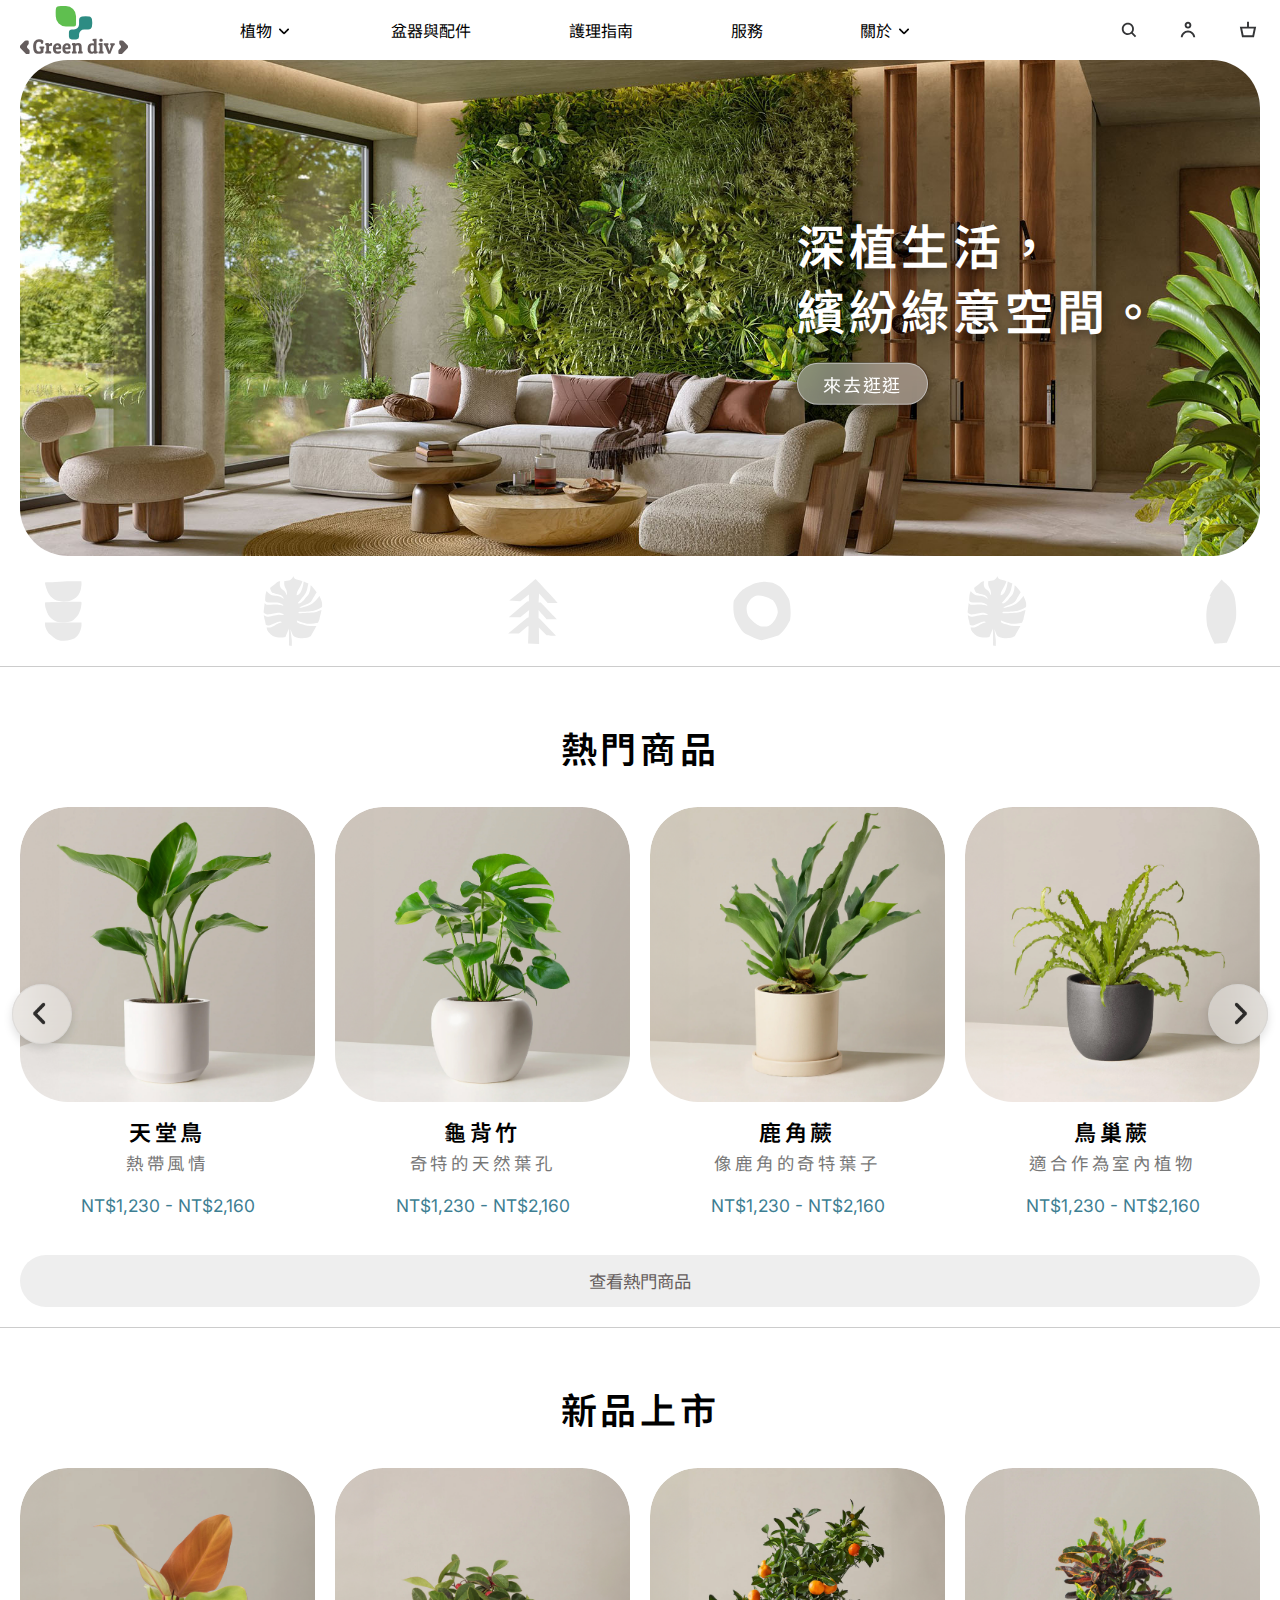
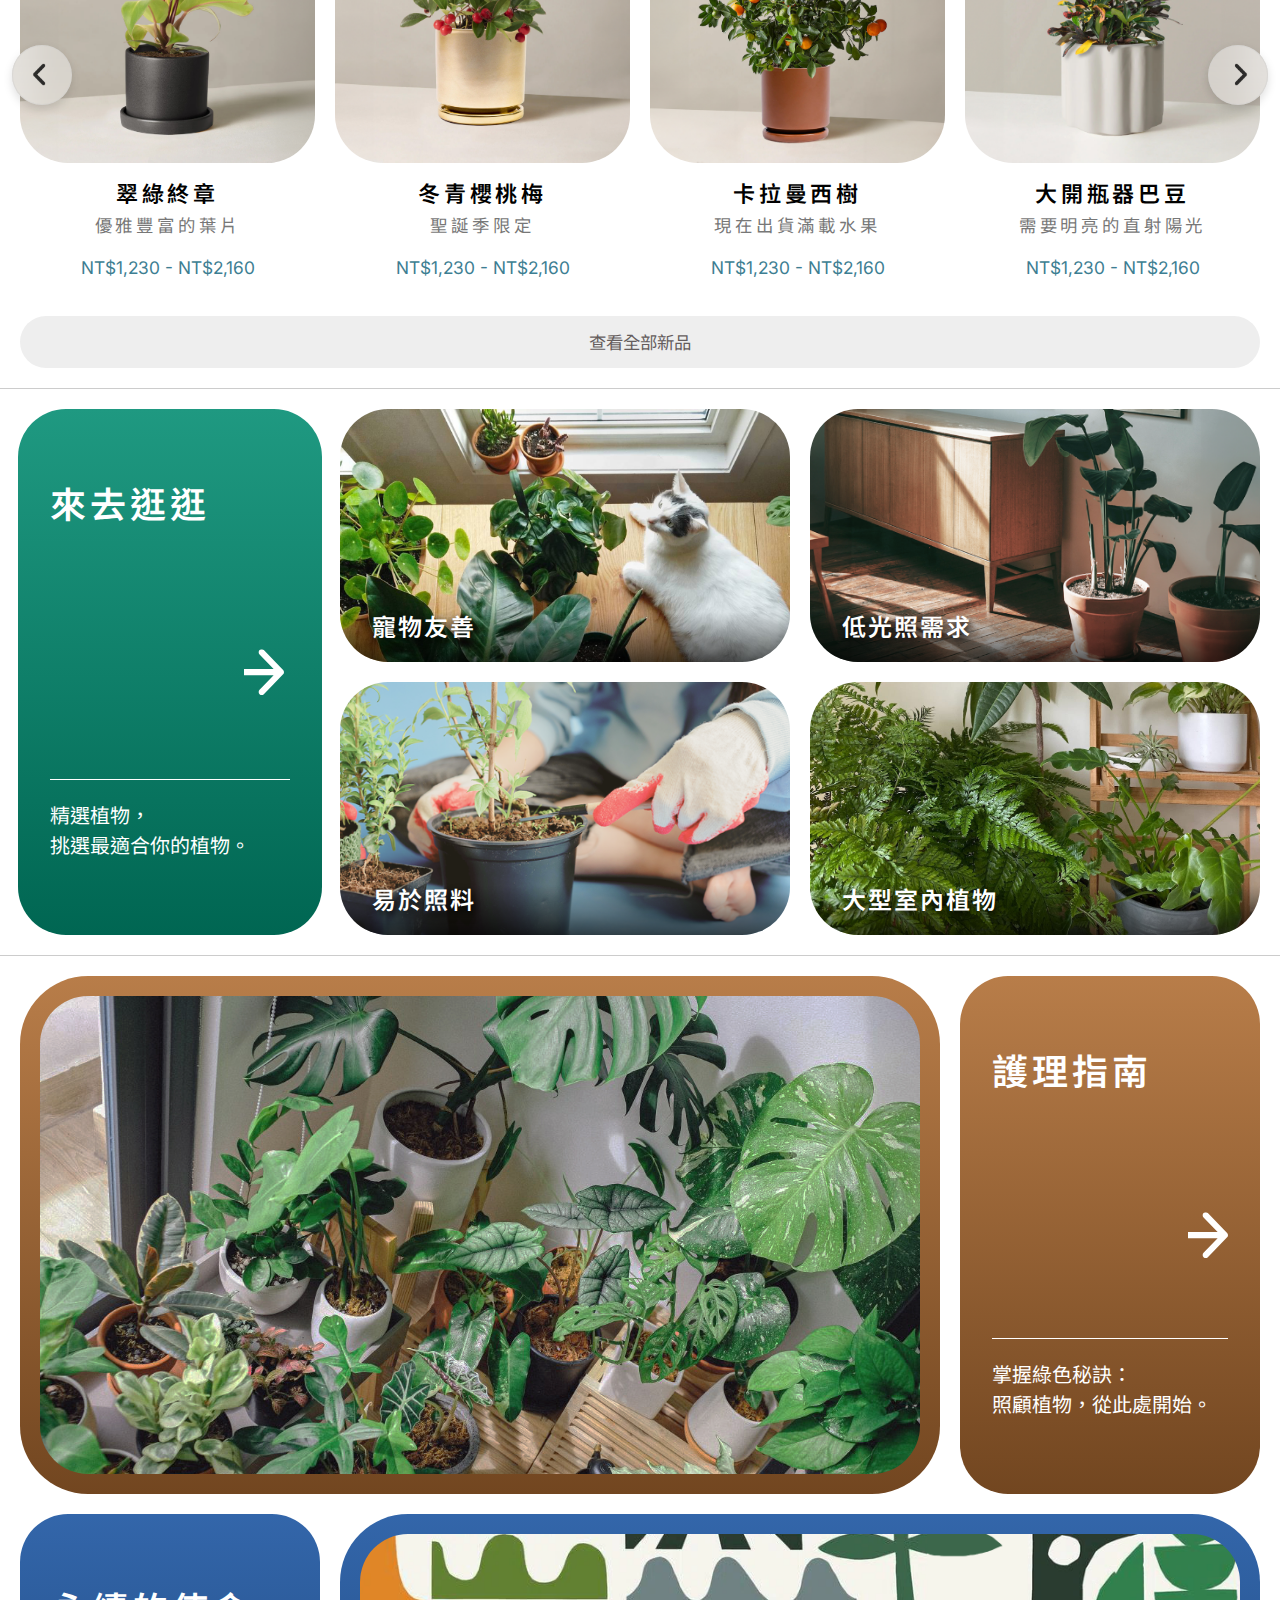
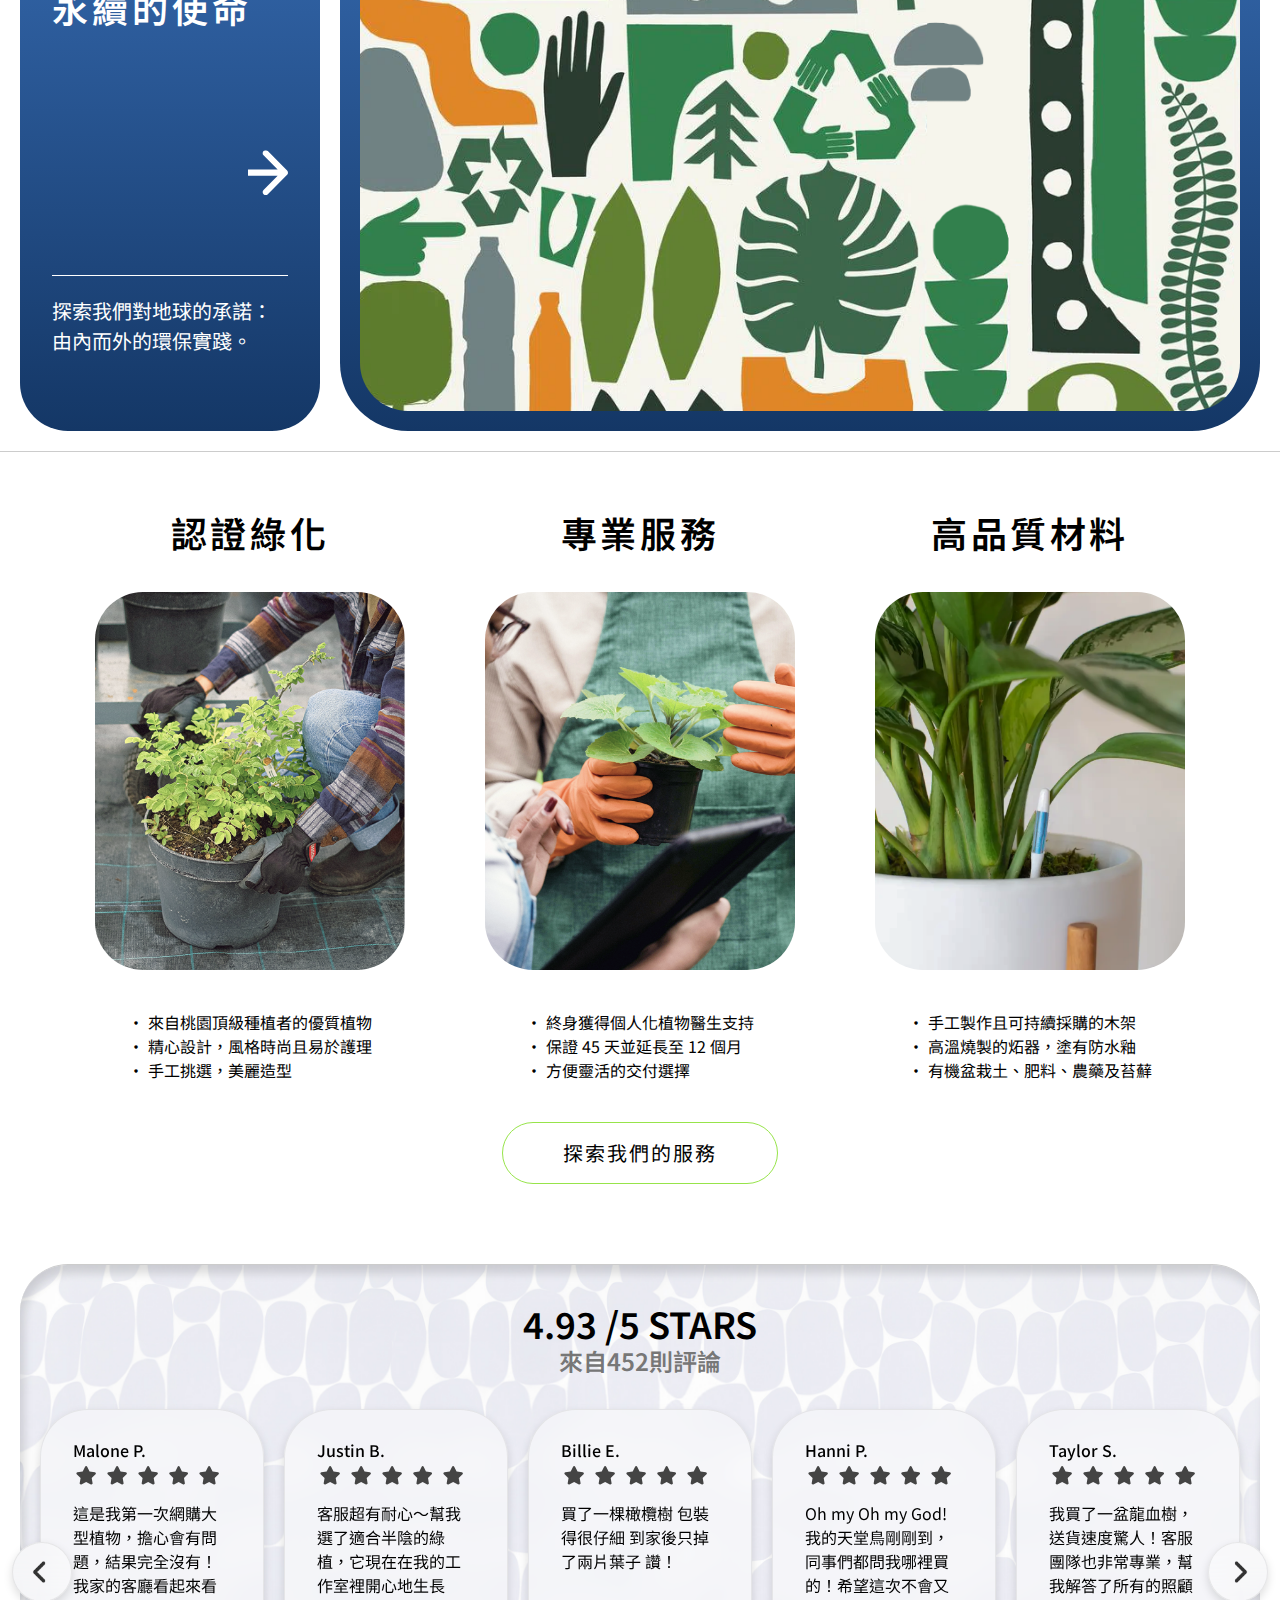
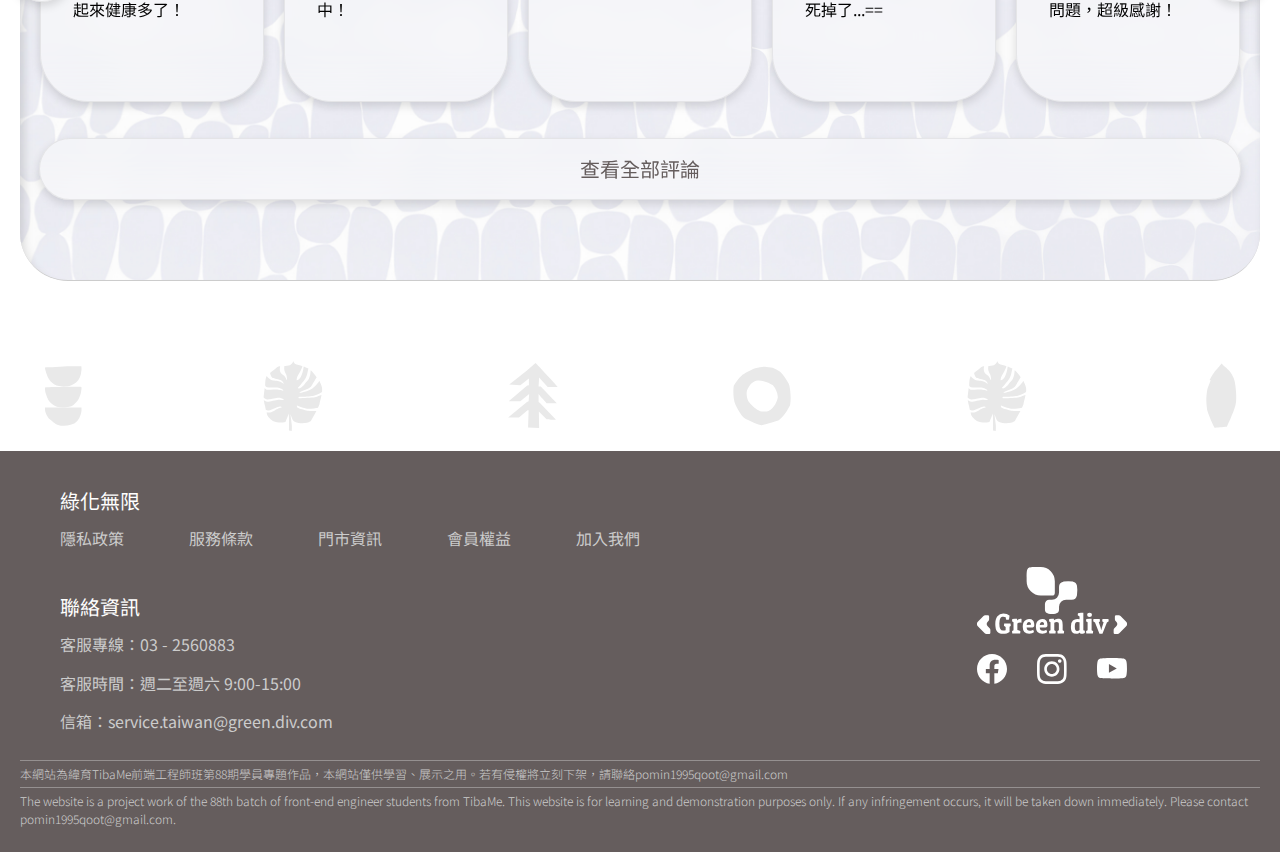
<file: index.html>
<!DOCTYPE html>
<html lang="en">
<head>
    <meta charset="UTF-8">
    <meta name="viewport" content="width=device-width, initial-scale=1.0">
    <title>首頁 | 綠域植栽</title>
    <link rel="stylesheet" href="css/reset.css">
    <link rel="stylesheet" href="https://cdn.jsdelivr.net/npm/swiper@11/swiper-bundle.min.css"/>
    <script src="https://cdn.jsdelivr.net/npm/swiper@11/swiper-bundle.min.js"></script>
    <link rel="preconnect" href="https://fonts.googleapis.com">
    <link rel="preconnect" href="https://fonts.gstatic.com" crossorigin>
    <link href="https://fonts.googleapis.com/css2?family=Noto+Sans+TC:wght@300;400;500;600;700&display=swap"
        rel="stylesheet">
    <link rel="preconnect" href="https://fonts.googleapis.com">
    <link rel="preconnect" href="https://fonts.gstatic.com" crossorigin>
    <link href="https://fonts.googleapis.com/css2?family=Inter&display=swap" rel="stylesheet">
    <link rel="stylesheet" href="css/style.css">
    <link rel="icon" href="images/logo/GNDVlogosmall-09.svg" type="image/x-icon">
</head>
<body>
    <nav>
        <div class="logobox">
            <a href="index.html">
                <img src="images/logo/GNDVlogo.svg" alt="logo">
            </a>
        </div>
        <div id="hamburger-icon"><img src="images/icons/ee.svg" alt=""></div>
        <div id="nav-menu">
            <div id="xx"><img src="images/icons/xx.svg" alt=""></div>
            <ul class="texts"> 
                <!-- 這是下拉選單 -->
                <li class="dropdown dropdown-plant">
                    <p>植物</p>
                    <div class="arrowKey">
                        <img src="images/icons/downk.png" class="arrowKeyImg">
                    </div>
                    <!-- 寫在裡面的是上邊欄 -->
                    <ul class="dropdown-content-plant">
                        <li><a href="products.html">所有植物</a></li>
                        <li><a href="products.html">寵物友善</a></li>
                        <li><a href="products.html">易於照料</a></li>
                        <li><a href="products.html">低光照需求</a></li>
                        <li><a href="products.html">大型室內植物</a></li>
                    </ul>
                </li>
                <!-- 寫在兄弟的是測邊欄 -->
                <ul class="dropdown-content">
                    <li><a href="products.html">所有植物</a></li>
                    <li><a href="products.html">寵物友善</a></li>
                    <li><a href="products.html">易於照料</a></li>
                    <li><a href="products.html">低光照需求</a></li>
                    <li><a href="products.html">大型室內植物</a></li>
                </ul>
                <li><a href="#">盆器與配件</a></li>
                <li><a href="#">護理指南</a></li>
                <li><a href="server.html">服務</a></li>
                <!-- 這是下拉選單 -->
                <li class="dropdown dropdown-about">
                    <p>關於</p>
                    <div class="arrowKey">
                        <img src="images/icons/downk.png" class="arrowKeyImg">
                    </div>
                    <ul class="dropdown-content-about">
                        <li><a href="about.html">關於我們</a></li>
                        <li><a href="contact.html">聯絡我們</a></li>
                    </ul>
                </li>
                <ul class="dropdown-content">
                    <li><a href="about.html">關於我們</a></li>
                    <li><a href="contact.html">聯絡我們</a></li>
                </ul>
            </ul> 
            <div class="icons">
                <div class="iconbox"><a href="#"><img src="images/icons/serch.svg" alt=""></a></div>
                <div class="iconbox"><a href="#"><img src="images/icons/SquirrelSetup.svg" alt=""></a></div>
                <div class="iconbox"><a href="#"><img src="images/icons/shop.svg" alt=""></a></div>
            </div>
        </div>
    </nav>
    <div class="banner-container">
        <div class="banner-imgbox">
            <img src="images/other/index_banner_hd.jpg" alt="綠域植栽，深植綠意空間">
        </div>
        <div class="banner-textbox">
            <div class="banner-textbox-title">
                <h1>深植生活，<br>繽紛綠意空間。</h1>
            </div>
            <div class="banner-textbox-text"><a href="products.html">來去逛逛</a></div>
        </div>
    </div>
    <div class="leaves-container">
        <div class="leaves-row">
            <div class="leaves-item">
                <svg xmlns="http://www.w3.org/2000/svg" width="47" height="76" viewBox="0 0 47 76" class="leaf1">
                    <path
                        d="M1.46647 35.9603C0.519416 33.5652 -0.190875 29.9725 0.0458883 27.0984C3.59745 26.6195 21.3545 26.6194 23.9589 26.6194C26.5633 26.6194 40.0588 26.1404 46.2147 26.6194C46.6882 28.5355 45.9779 30.4516 45.7412 32.8466C45.5044 35.2417 43.8471 38.8344 42.6632 41.948C41.4794 45.0616 37.2177 48.4147 36.0339 49.3727C34.85 50.3308 32.9559 51.5283 27.0368 52.2468C21.1177 52.9654 14.0542 52.9558 8.56927 47.9357C3.59724 43.385 2.41353 38.3553 1.46647 35.9603Z"
                        fill="#E9E9E9" />
                    <path
                        d="M1.65389 8.7181C0.969556 6.49801 0 3.76535 0 1.87858C2.44141 1.43548 7.77393 1.46121 13.7037 1.17104C20.3988 0.843429 27.7903 0.227661 31.4239 0.227661H46.0727C46.2302 1.17104 46.498 3.38799 46.309 4.70873C46.0727 6.35965 45.8364 8.24641 45.6002 9.89733C45.3639 11.5483 43.9463 15.5576 42.2924 17.6802C40.6385 19.8028 38.5121 21.6896 35.4405 23.5764C32.369 25.4631 27.1711 26.4065 24.0996 26.4065C21.0281 26.4065 15.1213 25.2273 12.0498 23.5764C9.68708 21.6896 7.79692 20.2745 5.90676 17.6802C4.01659 15.0859 2.59897 11.7841 1.65389 8.7181Z"
                        fill="#E9E9E9" />
                    <path
                        d="M43.4859 65.8351C45.6356 61.3397 46.7105 58.0272 46.2805 52.5854L27.1483 52.5854L0.062174 52.5854C-0.582736 59.4468 3.93162 65.8351 6.94119 68.2011C9.95075 70.5671 13.1753 74.5894 20.2693 75.7724C25.8585 75.7724 30.5878 75.2992 34.4572 73.8796C38.3267 72.4599 41.3362 70.3305 43.4859 65.8351Z"
                        fill="#E9E9E9" />
                </svg>
                <svg xmlns="http://www.w3.org/2000/svg" width="78" height="92" viewBox="0 0 78 92" class="leaf2">
                    <path
                        d="M28.5536 14.7481C28.0252 13.3435 26.7924 10.8855 27.673 6.49618C29.2581 6.37913 32.8863 6.00458 34.718 5.44275C37.0076 4.74046 38.5927 2.63359 39.4733 0C39.4733 1.05344 40.7062 3.16031 42.1152 4.03817C43.5241 4.91603 48.6317 5.61832 51.4497 6.84733C50.7452 9.30534 49.1601 12.1145 48.1033 14.5725C47.0466 17.0305 43.5241 20.8931 43.7003 25.2824C46.166 24.7557 47.7511 23.1756 49.1601 20.8931C50.5691 18.6107 52.5064 12.8168 53.0348 7.19847C53.8802 7.47939 57.4966 9.1883 59.1991 10.0076L57.7901 16.5038C57.7901 17.5573 56.9095 19.8397 55.6766 22.2977C54.4438 24.7557 48.8078 31.7786 45.4615 35.1145C45.2854 35.8168 46.166 35.9924 47.2227 35.9924C48.2795 35.9924 52.1542 32.8321 53.387 31.4275C54.6199 30.0229 57.7901 25.9847 58.8468 24.9313C59.9036 23.8779 61.8409 19.8397 62.1932 12.1145C64.3067 13.3786 68.3575 18.8448 70.1187 21.4198C68.0639 24.8728 63.8135 31.9893 63.2499 32.8321C62.5454 33.8855 60.4319 35.4656 57.9662 36.6947C55.5005 37.9237 48.1033 39.6794 47.3988 41.6107C50.2168 42.4885 61.8409 37.9237 64.4828 35.9924C67.1246 34.0611 72.2322 28.7939 73.6412 25.8092C73.9934 27.0382 75.2263 28.9695 75.9308 31.0763C76.6353 33.1832 77.8681 35.1145 77.1636 40.7328C72.5844 43.8931 68.7097 45.1221 66.244 45.6489C63.7783 46.1756 52.1542 47.4046 47.3988 46.8779C46.6356 47.1705 45.4263 48.0015 46.6944 48.9847C48.2795 49.1603 64.1305 48.2824 68.0052 47.7557C71.8799 47.229 73.1128 45.1221 76.4591 44.771C76.4591 46.1756 74.1695 54.2519 73.9934 56.0076C73.8525 57.4122 72.5257 60.2214 71.8799 61.4504C68.8859 62.0356 61.8409 63.1008 57.614 62.6794C53.387 62.258 46.8118 59.8117 44.0525 58.6412C43.9938 59.3435 44.123 60.8885 45.1092 61.4504C46.3421 62.1527 55.6766 65.1374 57.614 65.313C59.5513 65.4885 65.5395 66.1908 69.7665 65.6641C69.2029 66.6473 64.7176 74.8524 62.5454 78.8321C61.43 79.7099 58.3185 81.5008 54.796 81.6412C50.3929 81.8168 44.757 81.6412 41.7629 80.0611C38.8145 78.505 38.2571 76.949 35.718 69.8601L35.5986 69.5267C36.0683 73.0382 37.078 80.7282 37.3598 83.3969C37.6416 86.0656 37.4772 90.2443 37.3598 92L33.6612 91.4733C34.0135 89.3664 33.6612 72.687 33.6612 69C33.0977 70.545 30.3736 77.0178 29.082 80.0611C27.2621 80.3537 23.27 80.9389 21.861 80.9389C20.0998 80.9389 16.0489 80.2366 12.5265 78.8321C11.2936 77.9542 8.47565 75.8473 6.89055 73.916C5.83381 72.1603 4.42482 70.7557 4.42482 67.2443C5.65768 67.9466 9.00402 67.771 10.413 67.2443C11.822 66.7176 14.4638 65.4885 15.5206 64.6107C16.5773 63.7328 20.0998 62.1527 21.6849 61.8015C22.953 61.5206 24.2093 60.8651 24.679 60.5725C24.1506 60.3384 22.8825 59.8351 22.0371 59.6947C20.9804 59.5191 17.4579 60.9237 15.8728 61.8015C14.2877 62.6794 9.53239 64.6107 7.59504 64.9618C6.04515 65.2427 4.01387 64.3766 3.19196 63.9084C3.07455 63.0305 2.73404 60.8885 2.31135 59.3435C1.88865 57.7985 0.96107 53.4326 0.550116 51.4427C1.31332 51.9695 3.36808 53.1282 5.48156 53.5496C7.77116 53.7252 16.4012 51.2672 19.7475 50.916C23.0939 50.5649 25.3835 51.7939 27.1447 51.2672C27.1447 50.5649 24.5028 48.9847 21.6849 48.458C18.8669 47.9313 10.0608 50.0382 7.94728 50.3893C5.83381 50.7405 2.83972 50.5649 0.373993 47.9313C0.514891 46.1053 1.37202 38.9771 1.78298 35.6412C2.31135 36.2265 3.61464 37.5023 4.60085 37.9237C7.06648 37.9237 12.3503 37.3969 16.7534 37.3969C21.1566 37.3969 25.5596 38.9771 26.2641 38.9771C26.7924 37.7481 21.8609 35.4656 18.6907 34.9389C15.5205 34.4122 9.88454 35.2901 4.95319 34.5878C4.1078 34.3069 2.95707 33.0662 2.48738 32.4809C2.36996 29.2621 2.62827 22.1924 4.60085 19.6641C4.9531 21.2443 8.47556 23.7023 9.88454 24.7557C11.2935 25.8092 17.1056 26.1603 18.6907 26.1603C20.2758 26.1603 24.1505 27.3893 26.7924 30.1985C26.6162 28.0916 25.0311 26.687 23.2699 25.458C21.5087 24.229 13.407 22.6489 12.3503 22.2977C11.2935 21.9466 9.70842 19.6641 8.8278 15.626C10.0607 14.2214 14.816 11.0611 16.225 9.83206C17.634 8.60305 20.4519 6.49618 22.2132 7.19847C21.8609 7.84224 21.2973 9.90229 21.8609 12.9924C22.5654 16.855 25.7356 17.9084 27.4969 19.4885C28.9059 20.7527 29.9626 23.5267 30.3148 24.7557H31.1955C31.3716 23.8779 30.8432 21.2443 30.6671 19.6641C30.491 18.084 29.6103 17.0305 28.5536 14.7481Z"
                        fill="#E9E9E9" />
                </svg>
                <svg xmlns="http://www.w3.org/2000/svg" width="68" height="88" viewBox="0 0 68 88" class="leaf3">
                    <path
                        d="M16.8433 30.2034L28.4466 20.8814V30.2034L26.2008 30.5763L1.12263 51.8305H16.8433L28.8209 42.1356L28.0723 51.8305L25.8265 52.9492L0.374023 73.8305H14.9718L26.5751 64.1356H28.0723L27.3237 87.2542L42.2958 88L41.9215 65.6271L52.402 76.0678C54.498 76.6644 61.7595 76.8136 65.1282 76.8136L43.0444 53.6949L41.5472 52.9492V42.1356C42.4455 43.6271 49.158 50.9605 52.402 54.4407H66.2511C63.2567 51.1593 50.5304 37.9096 44.5416 31.6949H41.5472L42.2958 19.7627L53.8992 32.4407H67.374C61.9841 25.878 45.1655 8.0791 37.4299 0L25.4522 10.4407L1.87123 29.0847L16.8433 30.2034Z"
                        fill="#E9E9E9" />
                </svg>
                <svg xmlns="http://www.w3.org/2000/svg" width="58" height="60" viewBox="0 0 58 60" class="leaf4" id="circle">
                    <path fill-rule="evenodd" clip-rule="evenodd"
                        d="M0.739365 19.8265C4.76146 12.9653 6.6542 11.3091 8.54695 9.65297C10.4397 7.99681 18.4839 3.50154 22.2694 2.31857C26.0549 1.1356 29.6038 0.662415 31.9697 0.662415C33.8625 0.662415 37.8057 1.45106 39.5407 1.84538C41.3546 2.63403 45.4082 4.54255 47.1117 5.86747C49.241 7.52363 55.1559 16.041 56.1022 18.6435C57.0486 21.246 58.4682 31.6562 57.0486 39.2272C53.5103 45.8614 52.6592 46.9148 51.7903 47.9901C51.7296 48.0652 51.6688 48.1404 51.607 48.2177C50.6606 49.4007 46.4019 54.1325 45.2189 54.6057C44.036 55.0789 30.3136 59.3376 28.4208 59.3376C23.6889 58.1546 13.2788 53.6594 10.6763 51.53C6.8908 47.7445 2.39552 39.2272 1.44915 35.6783C-0.0650527 30.1893 0.345043 22.8233 0.739365 19.8265ZM13.9938 24.6192C16.23 18.856 19.8079 14.8662 24.7276 14.4228C29.6473 13.9795 37.2504 17.5261 39.9339 19.2993C43.0646 23.2893 44.4064 26.3926 44.8536 31.2691C43.9591 37.0322 39.0394 45.012 33.6725 45.4553C28.3056 45.8986 27.4111 45.4553 24.2804 43.682C21.1497 41.9087 15.5955 36.4751 14.8882 34.3723C13.9936 31.7124 13.0993 27.7223 13.9938 24.6192Z"
                        fill="#E9E9E9" />
                </svg>
                <svg xmlns="http://www.w3.org/2000/svg" width="78" height="92" viewBox="0 0 78 92" class="leaf2" id="monster">
                    <path
                        d="M28.5536 14.7481C28.0252 13.3435 26.7924 10.8855 27.673 6.49618C29.2581 6.37913 32.8863 6.00458 34.718 5.44275C37.0076 4.74046 38.5927 2.63359 39.4733 0C39.4733 1.05344 40.7062 3.16031 42.1152 4.03817C43.5241 4.91603 48.6317 5.61832 51.4497 6.84733C50.7452 9.30534 49.1601 12.1145 48.1033 14.5725C47.0466 17.0305 43.5241 20.8931 43.7003 25.2824C46.166 24.7557 47.7511 23.1756 49.1601 20.8931C50.5691 18.6107 52.5064 12.8168 53.0348 7.19847C53.8802 7.47939 57.4966 9.1883 59.1991 10.0076L57.7901 16.5038C57.7901 17.5573 56.9095 19.8397 55.6766 22.2977C54.4438 24.7557 48.8078 31.7786 45.4615 35.1145C45.2854 35.8168 46.166 35.9924 47.2227 35.9924C48.2795 35.9924 52.1542 32.8321 53.387 31.4275C54.6199 30.0229 57.7901 25.9847 58.8468 24.9313C59.9036 23.8779 61.8409 19.8397 62.1932 12.1145C64.3067 13.3786 68.3575 18.8448 70.1187 21.4198C68.0639 24.8728 63.8135 31.9893 63.2499 32.8321C62.5454 33.8855 60.4319 35.4656 57.9662 36.6947C55.5005 37.9237 48.1033 39.6794 47.3988 41.6107C50.2168 42.4885 61.8409 37.9237 64.4828 35.9924C67.1246 34.0611 72.2322 28.7939 73.6412 25.8092C73.9934 27.0382 75.2263 28.9695 75.9308 31.0763C76.6353 33.1832 77.8681 35.1145 77.1636 40.7328C72.5844 43.8931 68.7097 45.1221 66.244 45.6489C63.7783 46.1756 52.1542 47.4046 47.3988 46.8779C46.6356 47.1705 45.4263 48.0015 46.6944 48.9847C48.2795 49.1603 64.1305 48.2824 68.0052 47.7557C71.8799 47.229 73.1128 45.1221 76.4591 44.771C76.4591 46.1756 74.1695 54.2519 73.9934 56.0076C73.8525 57.4122 72.5257 60.2214 71.8799 61.4504C68.8859 62.0356 61.8409 63.1008 57.614 62.6794C53.387 62.258 46.8118 59.8117 44.0525 58.6412C43.9938 59.3435 44.123 60.8885 45.1092 61.4504C46.3421 62.1527 55.6766 65.1374 57.614 65.313C59.5513 65.4885 65.5395 66.1908 69.7665 65.6641C69.2029 66.6473 64.7176 74.8524 62.5454 78.8321C61.43 79.7099 58.3185 81.5008 54.796 81.6412C50.3929 81.8168 44.757 81.6412 41.7629 80.0611C38.8145 78.505 38.2571 76.949 35.718 69.8601L35.5986 69.5267C36.0683 73.0382 37.078 80.7282 37.3598 83.3969C37.6416 86.0656 37.4772 90.2443 37.3598 92L33.6612 91.4733C34.0135 89.3664 33.6612 72.687 33.6612 69C33.0977 70.545 30.3736 77.0178 29.082 80.0611C27.2621 80.3537 23.27 80.9389 21.861 80.9389C20.0998 80.9389 16.0489 80.2366 12.5265 78.8321C11.2936 77.9542 8.47565 75.8473 6.89055 73.916C5.83381 72.1603 4.42482 70.7557 4.42482 67.2443C5.65768 67.9466 9.00402 67.771 10.413 67.2443C11.822 66.7176 14.4638 65.4885 15.5206 64.6107C16.5773 63.7328 20.0998 62.1527 21.6849 61.8015C22.953 61.5206 24.2093 60.8651 24.679 60.5725C24.1506 60.3384 22.8825 59.8351 22.0371 59.6947C20.9804 59.5191 17.4579 60.9237 15.8728 61.8015C14.2877 62.6794 9.53239 64.6107 7.59504 64.9618C6.04515 65.2427 4.01387 64.3766 3.19196 63.9084C3.07455 63.0305 2.73404 60.8885 2.31135 59.3435C1.88865 57.7985 0.96107 53.4326 0.550116 51.4427C1.31332 51.9695 3.36808 53.1282 5.48156 53.5496C7.77116 53.7252 16.4012 51.2672 19.7475 50.916C23.0939 50.5649 25.3835 51.7939 27.1447 51.2672C27.1447 50.5649 24.5028 48.9847 21.6849 48.458C18.8669 47.9313 10.0608 50.0382 7.94728 50.3893C5.83381 50.7405 2.83972 50.5649 0.373993 47.9313C0.514891 46.1053 1.37202 38.9771 1.78298 35.6412C2.31135 36.2265 3.61464 37.5023 4.60085 37.9237C7.06648 37.9237 12.3503 37.3969 16.7534 37.3969C21.1566 37.3969 25.5596 38.9771 26.2641 38.9771C26.7924 37.7481 21.8609 35.4656 18.6907 34.9389C15.5205 34.4122 9.88454 35.2901 4.95319 34.5878C4.1078 34.3069 2.95707 33.0662 2.48738 32.4809C2.36996 29.2621 2.62827 22.1924 4.60085 19.6641C4.9531 21.2443 8.47556 23.7023 9.88454 24.7557C11.2935 25.8092 17.1056 26.1603 18.6907 26.1603C20.2758 26.1603 24.1505 27.3893 26.7924 30.1985C26.6162 28.0916 25.0311 26.687 23.2699 25.458C21.5087 24.229 13.407 22.6489 12.3503 22.2977C11.2935 21.9466 9.70842 19.6641 8.8278 15.626C10.0607 14.2214 14.816 11.0611 16.225 9.83206C17.634 8.60305 20.4519 6.49618 22.2132 7.19847C21.8609 7.84224 21.2973 9.90229 21.8609 12.9924C22.5654 16.855 25.7356 17.9084 27.4969 19.4885C28.9059 20.7527 29.9626 23.5267 30.3148 24.7557H31.1955C31.3716 23.8779 30.8432 21.2443 30.6671 19.6641C30.491 18.084 29.6103 17.0305 28.5536 14.7481Z"
                        fill="#E9E9E9" />
                </svg>
                <svg xmlns="http://www.w3.org/2000/svg" width="37" height="78" viewBox="0 0 37 78" fill="E9E9E9"
                    class="leaf5">
                    <path
                        d="M10.2041 10.4981C11.2321 8.76489 15.0223 5.24298 18.6551 0.456548C19.5868 1.94568 25.9296 6.93437 28.283 9.85163C30.6364 12.7689 33.1472 16.9507 34.2671 21.9478C35.387 26.9449 37.3557 42.7515 35.3414 50.5467C34.5301 54.0187 31.4092 62.9148 24.9005 76.5669C20.7982 76.9173 12.0997 77.6475 10.1243 77.7652C8.05444 73.796 3.37674 63.9342 1.22449 56.2405C0.386686 47.5164 -0.44887 42.8049 1.60248 31.3131C2.78565 26.8318 5.0274 22.8607 5.46697 20.3981L4.24218 20.5507C4.65684 19.0865 8.3896 13.2389 10.2041 10.4981Z"
                        fill="#E9E9E9" />
                </svg>
            </div>
        </div>
    </div>
    </div>
    <div class="greyline"></div>
    <!-- -------------------------------------------------------------------------------------------- -->
    <div class="hotpin-container">
        <div class="hotpin-title">熱門商品</div>
        <div class="hotpin-wrapper">
            <button id="hotpin-leftarr" class="hotpin-LRarr">
                <img src="images/icons/leftk.png">
            </button>
            <div class="hotpin-carousel">
                <div class="hotpin-card  hotpin-card-first">
                    <a href="products/23-bird-of-paradise.html">                    
                        <div class="hotpin-imgbox">
                            <img src="images/plants/23.jpg" alt="">
                        </div>
                        <div class="hotpin-textbox">
                            <div class="hotpin-card-title">
                                天堂鳥
                            </div>
                            <div class="hotpin-card-text">
                                熱帶風情
                            </div>
                            <div class="hotpin-card-price">
                                NT$1,230 - NT$2,160
                            </div>
                        </div>
                    </a>
                </div>                
                <div class="hotpin-card">
                    <a href="#">                    
                        <div class="hotpin-imgbox">
                            <img src="images/plants/31.jpg" alt="">
                        </div>
                        <div class="hotpin-textbox">
                            <div class="hotpin-card-title">
                                龜背竹
                            </div>
                            <div class="hotpin-card-text">
                                奇特的天然葉孔
                            </div>
                            <div class="hotpin-card-price">
                                NT$1,230 - NT$2,160
                            </div>
                        </div>
                    </a>
                </div>                
                <div class="hotpin-card">
                    <a href="#">                    
                        <div class="hotpin-imgbox">
                            <img src="images/plants/18.jpg" alt="">
                        </div>
                        <div class="hotpin-textbox">
                            <div class="hotpin-card-title">
                                鹿角蕨
                            </div>
                            <div class="hotpin-card-text">
                                像鹿角的奇特葉子
                            </div>
                            <div class="hotpin-card-price">
                                NT$1,230 - NT$2,160
                            </div>
                        </div>
                    </a>
                </div>                
                <div class="hotpin-card">
                    <a href="#">                    
                        <div class="hotpin-imgbox">
                            <img src="images/plants/17.jpg" alt="">
                        </div>
                        <div class="hotpin-textbox">
                            <div class="hotpin-card-title">
                                鳥巢蕨
                            </div>
                            <div class="hotpin-card-text">
                                適合作為室內植物
                            </div>
                            <div class="hotpin-card-price">
                                NT$1,230 - NT$2,160
                            </div>
                        </div>
                    </a>
                </div>                
                <div class="hotpin-card">
                    <a href="#">                    
                        <div class="hotpin-imgbox">
                            <img src="images/plants/15.jpg" alt="">
                        </div>
                        <div class="hotpin-textbox">
                            <div class="hotpin-card-title">
                                風車棕櫚
                            </div>
                            <div class="hotpin-card-text">
                                輕鬆帶來叢林的氛圍
                            </div>
                            <div class="hotpin-card-price">
                                NT$1,230 - NT$2,160
                            </div>
                        </div>
                    </a>
                </div>
                <div class="hotpin-card">
                    <a href="#">                    
                        <div class="hotpin-imgbox">
                            <img src="images/plants/27.jpg" alt="">
                        </div>
                        <div class="hotpin-textbox">
                            <div class="hotpin-card-title">
                                銀線虎尾蘭
                            </div>
                            <div class="hotpin-card-text">
                                淺銀綠色的葉片
                            </div>
                            <div class="hotpin-card-price">
                                NT$1,230 - NT$2,160
                            </div>
                        </div>
                    </a>
                </div>
                <div class="hotpin-card">
                    <a href="#">                    
                        <div class="hotpin-imgbox">
                            <img src="images/plants/12.jpg" alt="">
                        </div>
                        <div class="hotpin-textbox">
                            <div class="hotpin-card-title">
                                客廳棕櫚
                            </div>
                            <div class="hotpin-card-text">
                                易於護理的熱門植物
                            </div>
                            <div class="hotpin-card-price">
                                NT$1,230 - NT$2,160
                            </div>
                        </div>
                    </a>
                </div>
                <div class="hotpin-card">
                    <a href="#">                    
                        <div class="hotpin-imgbox">
                            <img src="images/plants/28.jpg" alt="">
                        </div>
                        <div class="hotpin-textbox">
                            <div class="hotpin-card-title">
                                橄欖樹
                            </div>
                            <div class="hotpin-card-text">
                                最受歡迎的室內植物
                            </div>
                            <div class="hotpin-card-price">
                                NT$1,230 - NT$2,160
                            </div>
                        </div>
                    </a>
                </div>
                <div class="hotpin-card">
                    <a href="#">                    
                        <div class="hotpin-imgbox">
                            <img src="images/plants/29.jpg" alt="">
                        </div>
                        <div class="hotpin-textbox">
                            <div class="hotpin-card-title">
                                諾福克島松
                            </div>
                            <div class="hotpin-card-text">
                                聖誕季限定
                            </div>
                            <div class="hotpin-card-price">
                                NT$1,230 - NT$2,160
                            </div>
                        </div>
                    </a>
                </div>
                <div class="hotpin-card">
                    <a href="#">                    
                        <div class="hotpin-imgbox">
                            <img src="images/plants/16.jpg" alt="">
                        </div>
                        <div class="hotpin-textbox">
                            <div class="hotpin-card-title">
                                蛇草勞倫蒂
                            </div>
                            <div class="hotpin-card-text">
                                可以忍受弱光和乾旱
                            </div>
                            <div class="hotpin-card-price">
                                NT$1,230 - NT$2,160
                            </div>
                        </div>
                    </a>
                </div>
                <div class="hotpin-card">
                    <a href="#">                    
                        <div class="hotpin-imgbox">
                            <img src="images/plants/1.jpg" alt="">
                        </div>
                        <div class="hotpin-textbox">
                            <div class="hotpin-card-title">
                                ZZ植物
                            </div>
                            <div class="hotpin-card-text">
                                耐旱的室內植物
                            </div>
                            <div class="hotpin-card-price">
                                NT$1,230 - NT$2,160
                            </div>
                        </div>
                    </a>
                </div>
                <div class="hotpin-card  hotpin-card-last">
                    <a href="#">                    
                        <div class="hotpin-imgbox">
                            <img src="images/plants/4.jpg" alt="">
                        </div>
                        <div class="hotpin-textbox">
                            <div class="hotpin-card-title">
                                卡拉西亞響尾蛇
                            </div>
                            <div class="hotpin-card-text">
                                晝夜升降葉片運動
                            </div>
                            <div class="hotpin-card-price">
                                NT$1,230 - NT$2,160
                            </div>
                        </div>
                    </a>
                </div>
                
            </div>
            <button id="hotpin-rightarr" class="hotpin-LRarr">
                <img src="images/icons/righhk.png">
            </button>
        </div>
        <div class="pin-buttom">
                <a href="products.html">
                    <p>查看熱門商品</p>
                </a>
        </div>
    </div>
    <div class="greyline"></div>
    <!-- -------------------------------------------------- -->
    <div class="newpin-container">
        <div class="newpin-title">新品上市</div>
        <div class="newpin-wrapper">
            <button id="leftarr" class="LRarr">
                <img src="images/icons/leftk.png">
            </button>
            <div class="newpin-carousel">
                <div class="newpin-card newpin-card-first">
                    <a href="#">                    
                        <div class="newpin-imgbox">
                            <img src="images/plants/25.jpg" alt="">
                        </div>
                        <div class="newpin-textbox">
                            <div class="newpin-card-title">
                                翠綠終章
                            </div>
                            <div class="newpin-card-text">
                                優雅豐富的葉片
                            </div>
                            <div class="newpin-card-price">
                                NT$1,230 - NT$2,160
                            </div>
                        </div>
                    </a>
                </div>
                <div class="newpin-card">
                    <a href="#">                    
                        <div class="newpin-imgbox">
                            <img src="images/plants/3.jpg" alt="">
                        </div>
                        <div class="newpin-textbox">
                            <div class="newpin-card-title">
                                冬青櫻桃梅
                            </div>
                            <div class="newpin-card-text">
                                聖誕季限定
                            </div>
                            <div class="newpin-card-price">
                                NT$1,230 - NT$2,160
                            </div>
                        </div>
                    </a>
                </div>              
                <div class="newpin-card">
                    <a href="#">                    
                        <div class="newpin-imgbox">
                            <img src="images/plants/5.jpg" alt="">
                        </div>
                        <div class="newpin-textbox">
                            <div class="newpin-card-title">
                                卡拉曼西樹
                            </div>
                            <div class="newpin-card-text">
                                現在出貨滿載水果
                            </div>
                            <div class="newpin-card-price">
                                NT$1,230 - NT$2,160
                            </div>
                        </div>
                    </a>
                </div>                            
                <div class="newpin-card">
                    <a href="#">                    
                        <div class="newpin-imgbox">
                            <img src="images/plants/22.jpg" alt="">
                        </div>
                        <div class="newpin-textbox">
                            <div class="newpin-card-title">
                                大開瓶器巴豆
                            </div>
                            <div class="newpin-card-text">
                                需要明亮的直射陽光
                            </div>
                            <div class="newpin-card-price">
                                NT$1,230 - NT$2,160
                            </div>
                        </div>
                    </a>
                </div>                
                <div class="newpin-card">
                    <a href="#">                    
                        <div class="newpin-imgbox">
                            <img src="images/plants/6.jpg" alt="">
                        </div>
                        <div class="newpin-textbox">
                            <div class="newpin-card-title">
                                史特羅曼三重奏
                            </div>
                            <div class="newpin-card-text">
                                喜歡高濕度
                            </div>
                            <div class="newpin-card-price">
                                NT$1,230 - NT$2,160
                            </div>
                        </div>
                    </a>
                </div>                
                <div class="newpin-card">
                    <a href="#">                    
                        <div class="newpin-imgbox">
                            <img src="images/plants/24.jpg" alt="">
                        </div>
                        <div class="newpin-textbox">
                            <div class="newpin-card-title">
                                翠紋竹芋
                            </div>
                            <div class="newpin-card-text">
                                晝夜升降葉片運動
                            </div>
                            <div class="newpin-card-price">
                                NT$1,230 - NT$2,160
                            </div>
                        </div>
                    </a>
                </div> 
                <div class="newpin-card">
                    <a href="#">                    
                        <div class="newpin-imgbox">
                            <img src="images/plants/9.jpg" alt="">
                        </div>
                        <div class="newpin-textbox">
                            <div class="newpin-card-title">
                                和平百合
                            </div>
                            <div class="newpin-card-text">
                                家庭和辦公室的珍貴選擇
                            </div>
                            <div class="newpin-card-price">
                                NT$1,230 - NT$2,160
                            </div>
                        </div>
                    </a>
                </div> 
                <div class="newpin-card">
                    <a href="#">                    
                        <div class="newpin-imgbox">
                            <img src="images/plants/28.jpg" alt="">
                        </div>
                        <div class="newpin-textbox">
                            <div class="newpin-card-title">
                                橄欖樹    
                            </div>
                            <div class="newpin-card-text">
                                最受歡迎的室內植物
                            </div>
                            <div class="newpin-card-price">
                                NT$1,230 - NT$2,160
                            </div>
                        </div>
                    </a>
                </div>
                <div class="newpin-card">
                        <a href="#">                   
                        <div class="newpin-imgbox">
                            <img src="images/plants/8.jpg" alt="">
                        </div>
                        <div class="newpin-textbox">
                            <div class="newpin-card-title">
                                竹芋波星
                            </div>
                            <div class="newpin-card-text">
                                毛茸茸的栗色底面
                            </div>
                            <div class="newpin-card-price">
                                NT$1,230 - NT$2,160
                            </div>
                        </div>
                    </a>
                </div> 
                <div class="newpin-card">
                    <a href="#">                    
                        <div class="newpin-imgbox">
                            <img src="images/plants/26.jpg" alt="">
                        </div>
                        <div class="newpin-textbox">
                            <div class="newpin-card-title">
                                銀星球蘭
                            </div>
                            <div class="newpin-card-text">
                                易於照料的熱帶藤本植物
                            </div>
                            <div class="newpin-card-price">
                                NT$1,230 - NT$2,160
                            </div>
                        </div>
                    </a>
                </div> 
                <div class="newpin-card">
                    <a href="#">                    
                        <div class="newpin-imgbox">
                            <img src="images/plants/14.jpg" alt="">
                        </div>
                        <div class="newpin-textbox">
                            <div class="newpin-card-title">
                                胡椒雨滴
                            </div>
                            <div class="newpin-card-text">
                                適合寵物的室內植物
                            </div>
                            <div class="newpin-card-price">
                                NT$1,230 - NT$2,160
                            </div>
                        </div>
                    </a>
                </div> 
                <div class="newpin-card newpin-card-last">
                    <a href="#">                    
                        <div class="newpin-imgbox">
                            <img src="images/plants/19.jpg" alt="">
                        </div>
                        <div class="newpin-textbox">
                            <div class="newpin-card-title">
                                喜林芋綠
                            </div>
                            <div class="newpin-card-text">
                                稀有、低維護的熱帶植物
                            </div>
                            <div class="newpin-card-price">
                                NT$1,230 - NT$2,160
                            </div>
                        </div>
                    </a>
                </div>
            </div>
            <button id="rightarr" class="LRarr">
                <img src="images/icons/righhk.png">
            </button>
        </div>
        <div class="pin-buttom">
            <a href="products.html">
                <p>查看全部新品</p>
            </a>
        </div>
    </div>
    <div class="greyline"></div>
    <div class="shopping-container">
        <div class="shopping-bar">
            <a href="products.html">
                <div class="shopping-bar-title">
                    <h2>來去逛逛</h2>
                </div>
                <div class="shopping-bar-text">
                    <p>精選植物，<br>挑選最適合你的植物。</p>
                </div>
                <div class="shopping-bar-arr">
                    <img src="images/icons/arrow.svg" alt="">
                </div>
            </a>
        </div>
        <div class="shopping-col">
            <div class="shopping-card">
                <a href="#">
                    <img src="images/other/petFriendly.png" id="perFriendly">
                    <div class="shopping-card-text">
                        <div class="shopping-card-arr">
                            <img src="images/icons/arrow.svg" alt="">
                        </div>
                        <p>寵物友善</p>
                    </div>
                    <div class="shopping-gradient"></div>
                </a>
            </div>
            <div class="shopping-card">
                <a href="#">
                    <img src="images/other/easyCare.png" id="easyCare">
                    <div class="shopping-card-text">
                        <div class="shopping-card-arr">
                            <img src="images/icons/arrow.svg" alt="">
                        </div>
                        <p>易於照料</p>
                    </div>
                    <div class="shopping-gradient"></div>
                </a>
            </div>
        </div>
        <div class="shopping-col">
            <div class="shopping-card">
                <a href="#">
                    <img src="images/other/lowLight.png" id="lowLight">
                    <div class="shopping-card-text">
                        <div class="shopping-card-arr">
                            <img src="images/icons/arrow.svg" alt="">
                        </div>
                        <p>低光照需求</p>
                    </div>
                    <div class="shopping-gradient"></div>
                </a>
            </div>
            <div class="shopping-card">
                <a href="#">
                    <img src="images/other/bigIndoor.png" id="bigIndoor">
                    <div class="shopping-card-text">
                        <div class="shopping-card-arr">
                            <img src="images/icons/arrow.svg" alt="">
                        </div>
                        <p>大型室內植物</p>
                    </div>
                    <div class="shopping-gradient"></div>
                </a>
            </div>
        </div>
    </div>
    <div class="greyline"></div>
    <!-- caretip -->
    <div class="caretips-container">
        <div class="caretips-pc-imagebox-wrapper">
            <div class="caretips-pc-imagebox">
                <img src="images/other/care_tips.jpg" alt="">
            </div>
        </div>
        <div class="caretips-bar">
            <a href="#">
                <div class="caretips-textbox">
                    <div class="caretips-title">
                        <h2>護理指南</h2>
                    </div>
                    <div class="caretips-text">
                        <p>
                            掌握綠色秘訣：<br>
                            照顧植物，從此處開始。
                        </p>
                    </div>
                    <div class="caretips-arr">
                        <img src="images/icons/arrow.svg" alt="">
                    </div>
                </div>
                <div class="caretips-imagebox">
                    <img src="images/other/care_tips.jpg" alt="">
                </div>
            </a>
        </div>
    </div>
    <!-- ecomission-->
    <div class="ecomission-container">
        <div class="ecomission-bar">
            <a href="#">
                <div class="ecomission-textbox">
                    <div class="ecomission-title">
                        <h2>永續的使命</h2>
                    </div>
                    <div class="ecomission-text">
                        探索我們對地球的承諾：<br>
                        由內而外的環保實踐。
                    </div>
                    <div class="ecomission-arr">
                        <img src="images/icons/arrow.svg" alt="">
                    </div>
                </div>
                <div class="ecomission-imagebox">
                    <img src="images/other/eco.webp" alt="">
                </div>
            </a>
        </div>
        <div class="ecomission-pc-imagebox-wrapper">
            <div class="ecomission-pc-imagebox">
                <img src="images/other/eco.webp" alt="">
            </div>
        </div>
    </div>
    <div class="greyline"></div>
    <div class="server-container">
        <div class="server-scroll">
            <div class="server-card server-card-first">
                <div class="servar-title">
                    <h2>認證綠化</h2>
                </div>
                <div class="server-imagebox">
                    <img src="images/other/ser1.png" alt="">
                </div>
                <div class="server-text">
                    <p>
                        •  來自桃園頂級種植者的優質植物<br>
                        •  精心設計，風格時尚且易於護理<br>
                        •  手工挑選，美麗造型
                    </p>
                </div>
            </div>
            <div class="server-card server-card-second">
                <div class="servar-title">
                    <h2>專業服務</h2>
                </div>
                <div class="server-imagebox">
                    <img src="images/other/ser2.png" alt="">
                </div>
                <div class="server-text">
                    <p>
                        •  終身獲得個人化植物醫生支持<br>
                        •  保證 45 天並延長至 12 個月<br>
                        •  方便靈活的交付選擇
                    </p>
                </div>
            </div>
            <div class="server-card server-card-last">
                <div class="servar-title">
                    <h2>高品質材料</h2>
                </div>
                <div class="server-imagebox">
                    <img src="images/other/ser3.png" alt="">
                </div>
                <div class="server-text">
                    <p>
                        •  手工製作且可持續採購的木架<br>
                        •  高溫燒製的炻器，塗有防水釉<br>
                        •  有機盆栽土、肥料、農藥及苔蘚
                    </p>
                </div>
            </div>

        </div>
        <div class="server-go">
            <a href="server.html">
                探索我們的服務
            </a>
        </div>
    </div>
    <!-- 評論區評論區評論區評論區評論區評論區評論區評論區評論區評論區 -->
    <div class="comment-container">
        <div class="comment-textbox">
            <div class="comment-titles">4.93 /5 STARS</div>
            <div class="comment-text">來自452則評論
            </div>
        </div>
        <button id="comment-leftarr" class="comment-LRarr">
            <img src="images/icons/leftk.png">
        </button>
            <div class="comment-scroll">            
                <div class="comment-card comment-card-first">
                    <div class="comment-card-name">Malone P.</div>
                    <div class="comment-card-stars">
                        <img src="images/icons/Vector444.svg">
                        <img src="images/icons/Vector444.svg">
                        <img src="images/icons/Vector444.svg">
                        <img src="images/icons/Vector444.svg">
                        <img src="images/icons/Vector444.svg">
                    </div>
                    <div class="comment-card-text">
                        <p>這是我第一次網購大型植物，擔心會有問題，結果完全沒有！我家的客廳看起來看起來健康多了！</p>
                    </div>
                </div>
                <div class="comment-card">
                    <div class="comment-card-name">Justin B.</div>
                    <div class="comment-card-stars">
                        <img src="images/icons/Vector444.svg">
                        <img src="images/icons/Vector444.svg">
                        <img src="images/icons/Vector444.svg">
                        <img src="images/icons/Vector444.svg">
                        <img src="images/icons/Vector444.svg">
                    </div>
                    <div class="comment-card-text">
                        <p>客服超有耐心～幫我選了適合半陰的綠植，它現在在我的工作室裡開心地生長中！</p>
                    </div>
                </div>
                <div class="comment-card">
                    <div class="comment-card-name">Billie E.</div>
                    <div class="comment-card-stars">
                        <img src="images/icons/Vector444.svg">
                        <img src="images/icons/Vector444.svg">
                        <img src="images/icons/Vector444.svg">
                        <img src="images/icons/Vector444.svg">
                        <img src="images/icons/Vector444.svg">
                    </div>
                    <div class="comment-card-text">
                        <p>買了一棵橄欖樹 包裝得很仔細 到家後只掉了兩片葉子 讚！</p>
                    </div>
                </div>
                <div class="comment-card">
                    <div class="comment-card-name">Hanni P.</div>
                    <div class="comment-card-stars">
                        <img src="images/icons/Vector444.svg">
                        <img src="images/icons/Vector444.svg">
                        <img src="images/icons/Vector444.svg">
                        <img src="images/icons/Vector444.svg">
                        <img src="images/icons/Vector444.svg">
                    </div>
                    <div class="comment-card-text">
                        <p>Oh my Oh my God! 我的天堂鳥剛剛到，同事們都問我哪裡買的！希望這次不會又死掉了...==</p>
                    </div>
                </div>
                <div class="comment-card">
                    <div class="comment-card-name">Taylor S.</div>
                    <div class="comment-card-stars">
                        <img src="images/icons/Vector444.svg">
                        <img src="images/icons/Vector444.svg">
                        <img src="images/icons/Vector444.svg">
                        <img src="images/icons/Vector444.svg">
                        <img src="images/icons/Vector444.svg">
                    </div>
                    <div class="comment-card-text">
                        <p>我買了一盆龍血樹，送貨速度驚人！客服團隊也非常專業，幫我解答了所有的照顧問題，超級感謝！</p>
                    </div>
                </div>
                <div class="comment-card">
                    <div class="comment-card-name">趙喜娜</div>
                    <div class="comment-card-stars">
                        <img src="images/icons/Vector444.svg">
                        <img src="images/icons/Vector444.svg">
                        <img src="images/icons/Vector444.svg">
                        <img src="images/icons/Vector444.svg">
                    </div>
                    <div class="comment-card-text">
                        <p>買的植物不太適應我的家中環境，雖然有遵循照顧指南，但仍然狀態不佳。</p>
                    </div>
                </div>
                <div class="comment-card">
                    <div class="comment-card-name">火山大隊長</div>
                    <div class="comment-card-stars">
                        <img src="images/icons/Vector444.svg">
                        <img src="images/icons/Vector444.svg">
                        <img src="images/icons/Vector444.svg">
                        <img src="images/icons/Vector444.svg">
                        <img src="images/icons/Vector444.svg">
                    </div>
                    <div class="comment-card-text">
                        <p>感謝客服，回答我的問題非常及時和專業。</p>
                    </div>
                </div>
                <div class="comment-card">
                    <div class="comment-card-name">Anderson W.</div>
                    <div class="comment-card-stars">
                        <img src="images/icons/Vector444.svg">
                        <img src="images/icons/Vector444.svg">
                        <img src="images/icons/Vector444.svg">
                        <img src="images/icons/Vector444.svg">
                        <img src="images/icons/Vector444.svg">
                    </div>
                    <div class="comment-card-text">
                        <p>滿意</p>
                    </div>
                </div>
                <div class="comment-card">
                    <div class="comment-card-name">賴皮豬</div>
                    <div class="comment-card-stars">
                        <img src="images/icons/Vector444.svg">
                        <img src="images/icons/Vector444.svg">
                        <img src="images/icons/Vector444.svg">
                    </div>
                    <div class="comment-card-text">
                        <p>網站介面不夠直觀 畫面很亂 尋找特定植物有些困難 希望能改善使用者體驗</p>
                    </div>
                </div>
                <div class="comment-card">
                    <div class="comment-card-name">小冠 黃.</div>
                    <div class="comment-card-stars">
                        <img src="images/icons/Vector444.svg">
                        <img src="images/icons/Vector444.svg">
                        <img src="images/icons/Vector444.svg">
                        <img src="images/icons/Vector444.svg">
                        <img src="images/icons/Vector444.svg">
                    </div>
                    <div class="comment-card-text">
                        <p>銀線虎尾蘭的葉子好美！包貨仔細！會再光顧！</p>
                    </div>
                </div>
                <div class="comment-card">
                    <div class="comment-card-name">和平使者</div>
                    <div class="comment-card-stars">
                        <img src="images/icons/Vector444.svg">
                        <img src="images/icons/Vector444.svg">
                        <img src="images/icons/Vector444.svg">
                        <img src="images/icons/Vector444.svg">
                        <img src="images/icons/Vector444.svg">
                    </div>
                    <div class="comment-card-text">
                        <p>品質一流 價格合理<br>我的訂單非常快就送達了 包裝也很穩固 不錯不錯</p>
                    </div>
                </div>
                <div class="comment-card">
                    <div class="comment-card-name">Dua L.</div>
                    <div class="comment-card-stars">
                        <img src="images/icons/Vector444.svg">
                    </div>
                    <div class="comment-card-text">
                        <p>植物的描述和實際收到的有些差異，失望。</p>
                    </div>
                </div>
                <div class="comment-card comment-card-laa">
                    <div class="comment-card-name">Sia</div>
                    <div class="comment-card-stars">
                        <img src="images/icons/Vector444.svg">
                        <img src="images/icons/Vector444.svg">
                        <img src="images/icons/Vector444.svg">
                        <img src="images/icons/Vector444.svg">
                        <img src="images/icons/Vector444.svg">
                    </div>
                    <div class="comment-card-text">
                        <p>這次買的鹿角蕨幼株狀態非常好，價格也合理。種植建議也非常實用。
                        </p>
                    </div>
                </div>
                <div class="comment-card comment-card-laa">
                    <div class="comment-card-name">Haerin K.</div>
                    <div class="comment-card-stars">
                        <img src="images/icons/Vector444.svg">
                        <img src="images/icons/Vector444.svg">
                        <img src="images/icons/Vector444.svg">
                        <img src="images/icons/Vector444.svg">
                        <img src="images/icons/Vector444.svg">
                    </div>
                    <div class="comment-card-text">
                        <p>第一次嘗試園藝 感謝客服姊姊的耐心指導<br>
                            學到很多！</p>
                    </div>
                </div>
                <div class="comment-card comment-card-laa">
                    <div class="comment-card-name">Minji K.</div>
                    <div class="comment-card-stars">
                        <img src="images/icons/Vector444.svg">
                        <img src="images/icons/Vector444.svg">
                        <img src="images/icons/Vector444.svg">
                        <img src="images/icons/Vector444.svg">
                        <img src="images/icons/Vector444.svg">
                    </div>
                    <div class="comment-card-text">
                        <p>金錢樹包裝得很好，不過葉子有幾個是黃的，可能是運輸途中受到了一些壓力</p>
                    </div>
                </div>
                <div class="comment-card comment-card-laa">
                    <div class="comment-card-name">a1256890</div>
                    <div class="comment-card-stars">
                        <img src="images/icons/Vector444.svg">
                        <img src="images/icons/Vector444.svg">
                        <img src="images/icons/Vector444.svg">
                        <img src="images/icons/Vector444.svg">
                        <img src="images/icons/Vector444.svg">
                    </div>
                    <div class="comment-card-text">
                        <p>收到的綠蘿非常健康，葉片閃亮，掛在家裡真是一道亮麗的風景。</p>
                    </div>
                </div>
                <div class="comment-card comment-card-last">
                    <div class="comment-card-name">橙汁 劉</div>
                    <div class="comment-card-stars">
                        <img src="images/icons/Vector444.svg">
                        <img src="images/icons/Vector444.svg">
                        <img src="images/icons/Vector444.svg">
                        <img src="images/icons/Vector444.svg">
                    </div>
                    <div class="comment-card-text">
                        <p>植物品種確實很豐富，但實際收到的植物與網站上的圖片在大小上有些許出入。雖然這點讓我有些許失望，但整體來說，植物的狀態還不錯。</p>
                    </div>
                </div>            
            </div>
            <button id="comment-rightarr" class="comment-LRarr">
                <img src="images/icons/righhk.png">
            </button>
        <div class="comment-buttom">
            <div class="comment-buttom-allcom">
                <a href="">查看全部評論</a>
            </div>
        </div>
    </div>
    <div class="leaves-container">
        <div class="leaves-row">
            <div class="leaves-item">
                <svg xmlns="http://www.w3.org/2000/svg" width="47" height="76" viewBox="0 0 47 76" class="leaf1">
                    <path
                        d="M1.46647 35.9603C0.519416 33.5652 -0.190875 29.9725 0.0458883 27.0984C3.59745 26.6195 21.3545 26.6194 23.9589 26.6194C26.5633 26.6194 40.0588 26.1404 46.2147 26.6194C46.6882 28.5355 45.9779 30.4516 45.7412 32.8466C45.5044 35.2417 43.8471 38.8344 42.6632 41.948C41.4794 45.0616 37.2177 48.4147 36.0339 49.3727C34.85 50.3308 32.9559 51.5283 27.0368 52.2468C21.1177 52.9654 14.0542 52.9558 8.56927 47.9357C3.59724 43.385 2.41353 38.3553 1.46647 35.9603Z"
                        fill="#E9E9E9" />
                    <path
                        d="M1.65389 8.7181C0.969556 6.49801 0 3.76535 0 1.87858C2.44141 1.43548 7.77393 1.46121 13.7037 1.17104C20.3988 0.843429 27.7903 0.227661 31.4239 0.227661H46.0727C46.2302 1.17104 46.498 3.38799 46.309 4.70873C46.0727 6.35965 45.8364 8.24641 45.6002 9.89733C45.3639 11.5483 43.9463 15.5576 42.2924 17.6802C40.6385 19.8028 38.5121 21.6896 35.4405 23.5764C32.369 25.4631 27.1711 26.4065 24.0996 26.4065C21.0281 26.4065 15.1213 25.2273 12.0498 23.5764C9.68708 21.6896 7.79692 20.2745 5.90676 17.6802C4.01659 15.0859 2.59897 11.7841 1.65389 8.7181Z"
                        fill="#E9E9E9" />
                    <path
                        d="M43.4859 65.8351C45.6356 61.3397 46.7105 58.0272 46.2805 52.5854L27.1483 52.5854L0.062174 52.5854C-0.582736 59.4468 3.93162 65.8351 6.94119 68.2011C9.95075 70.5671 13.1753 74.5894 20.2693 75.7724C25.8585 75.7724 30.5878 75.2992 34.4572 73.8796C38.3267 72.4599 41.3362 70.3305 43.4859 65.8351Z"
                        fill="#E9E9E9" />
                </svg>
                <svg xmlns="http://www.w3.org/2000/svg" width="78" height="92" viewBox="0 0 78 92" class="leaf2">
                    <path
                        d="M28.5536 14.7481C28.0252 13.3435 26.7924 10.8855 27.673 6.49618C29.2581 6.37913 32.8863 6.00458 34.718 5.44275C37.0076 4.74046 38.5927 2.63359 39.4733 0C39.4733 1.05344 40.7062 3.16031 42.1152 4.03817C43.5241 4.91603 48.6317 5.61832 51.4497 6.84733C50.7452 9.30534 49.1601 12.1145 48.1033 14.5725C47.0466 17.0305 43.5241 20.8931 43.7003 25.2824C46.166 24.7557 47.7511 23.1756 49.1601 20.8931C50.5691 18.6107 52.5064 12.8168 53.0348 7.19847C53.8802 7.47939 57.4966 9.1883 59.1991 10.0076L57.7901 16.5038C57.7901 17.5573 56.9095 19.8397 55.6766 22.2977C54.4438 24.7557 48.8078 31.7786 45.4615 35.1145C45.2854 35.8168 46.166 35.9924 47.2227 35.9924C48.2795 35.9924 52.1542 32.8321 53.387 31.4275C54.6199 30.0229 57.7901 25.9847 58.8468 24.9313C59.9036 23.8779 61.8409 19.8397 62.1932 12.1145C64.3067 13.3786 68.3575 18.8448 70.1187 21.4198C68.0639 24.8728 63.8135 31.9893 63.2499 32.8321C62.5454 33.8855 60.4319 35.4656 57.9662 36.6947C55.5005 37.9237 48.1033 39.6794 47.3988 41.6107C50.2168 42.4885 61.8409 37.9237 64.4828 35.9924C67.1246 34.0611 72.2322 28.7939 73.6412 25.8092C73.9934 27.0382 75.2263 28.9695 75.9308 31.0763C76.6353 33.1832 77.8681 35.1145 77.1636 40.7328C72.5844 43.8931 68.7097 45.1221 66.244 45.6489C63.7783 46.1756 52.1542 47.4046 47.3988 46.8779C46.6356 47.1705 45.4263 48.0015 46.6944 48.9847C48.2795 49.1603 64.1305 48.2824 68.0052 47.7557C71.8799 47.229 73.1128 45.1221 76.4591 44.771C76.4591 46.1756 74.1695 54.2519 73.9934 56.0076C73.8525 57.4122 72.5257 60.2214 71.8799 61.4504C68.8859 62.0356 61.8409 63.1008 57.614 62.6794C53.387 62.258 46.8118 59.8117 44.0525 58.6412C43.9938 59.3435 44.123 60.8885 45.1092 61.4504C46.3421 62.1527 55.6766 65.1374 57.614 65.313C59.5513 65.4885 65.5395 66.1908 69.7665 65.6641C69.2029 66.6473 64.7176 74.8524 62.5454 78.8321C61.43 79.7099 58.3185 81.5008 54.796 81.6412C50.3929 81.8168 44.757 81.6412 41.7629 80.0611C38.8145 78.505 38.2571 76.949 35.718 69.8601L35.5986 69.5267C36.0683 73.0382 37.078 80.7282 37.3598 83.3969C37.6416 86.0656 37.4772 90.2443 37.3598 92L33.6612 91.4733C34.0135 89.3664 33.6612 72.687 33.6612 69C33.0977 70.545 30.3736 77.0178 29.082 80.0611C27.2621 80.3537 23.27 80.9389 21.861 80.9389C20.0998 80.9389 16.0489 80.2366 12.5265 78.8321C11.2936 77.9542 8.47565 75.8473 6.89055 73.916C5.83381 72.1603 4.42482 70.7557 4.42482 67.2443C5.65768 67.9466 9.00402 67.771 10.413 67.2443C11.822 66.7176 14.4638 65.4885 15.5206 64.6107C16.5773 63.7328 20.0998 62.1527 21.6849 61.8015C22.953 61.5206 24.2093 60.8651 24.679 60.5725C24.1506 60.3384 22.8825 59.8351 22.0371 59.6947C20.9804 59.5191 17.4579 60.9237 15.8728 61.8015C14.2877 62.6794 9.53239 64.6107 7.59504 64.9618C6.04515 65.2427 4.01387 64.3766 3.19196 63.9084C3.07455 63.0305 2.73404 60.8885 2.31135 59.3435C1.88865 57.7985 0.96107 53.4326 0.550116 51.4427C1.31332 51.9695 3.36808 53.1282 5.48156 53.5496C7.77116 53.7252 16.4012 51.2672 19.7475 50.916C23.0939 50.5649 25.3835 51.7939 27.1447 51.2672C27.1447 50.5649 24.5028 48.9847 21.6849 48.458C18.8669 47.9313 10.0608 50.0382 7.94728 50.3893C5.83381 50.7405 2.83972 50.5649 0.373993 47.9313C0.514891 46.1053 1.37202 38.9771 1.78298 35.6412C2.31135 36.2265 3.61464 37.5023 4.60085 37.9237C7.06648 37.9237 12.3503 37.3969 16.7534 37.3969C21.1566 37.3969 25.5596 38.9771 26.2641 38.9771C26.7924 37.7481 21.8609 35.4656 18.6907 34.9389C15.5205 34.4122 9.88454 35.2901 4.95319 34.5878C4.1078 34.3069 2.95707 33.0662 2.48738 32.4809C2.36996 29.2621 2.62827 22.1924 4.60085 19.6641C4.9531 21.2443 8.47556 23.7023 9.88454 24.7557C11.2935 25.8092 17.1056 26.1603 18.6907 26.1603C20.2758 26.1603 24.1505 27.3893 26.7924 30.1985C26.6162 28.0916 25.0311 26.687 23.2699 25.458C21.5087 24.229 13.407 22.6489 12.3503 22.2977C11.2935 21.9466 9.70842 19.6641 8.8278 15.626C10.0607 14.2214 14.816 11.0611 16.225 9.83206C17.634 8.60305 20.4519 6.49618 22.2132 7.19847C21.8609 7.84224 21.2973 9.90229 21.8609 12.9924C22.5654 16.855 25.7356 17.9084 27.4969 19.4885C28.9059 20.7527 29.9626 23.5267 30.3148 24.7557H31.1955C31.3716 23.8779 30.8432 21.2443 30.6671 19.6641C30.491 18.084 29.6103 17.0305 28.5536 14.7481Z"
                        fill="#E9E9E9" />
                </svg>
                <svg xmlns="http://www.w3.org/2000/svg" width="68" height="88" viewBox="0 0 68 88" class="leaf3">
                    <path
                        d="M16.8433 30.2034L28.4466 20.8814V30.2034L26.2008 30.5763L1.12263 51.8305H16.8433L28.8209 42.1356L28.0723 51.8305L25.8265 52.9492L0.374023 73.8305H14.9718L26.5751 64.1356H28.0723L27.3237 87.2542L42.2958 88L41.9215 65.6271L52.402 76.0678C54.498 76.6644 61.7595 76.8136 65.1282 76.8136L43.0444 53.6949L41.5472 52.9492V42.1356C42.4455 43.6271 49.158 50.9605 52.402 54.4407H66.2511C63.2567 51.1593 50.5304 37.9096 44.5416 31.6949H41.5472L42.2958 19.7627L53.8992 32.4407H67.374C61.9841 25.878 45.1655 8.0791 37.4299 0L25.4522 10.4407L1.87123 29.0847L16.8433 30.2034Z"
                        fill="#E9E9E9" />
                </svg>
                <svg xmlns="http://www.w3.org/2000/svg" width="58" height="60" viewBox="0 0 58 60" class="leaf4" id="circle">
                    <path fill-rule="evenodd" clip-rule="evenodd"
                        d="M0.739365 19.8265C4.76146 12.9653 6.6542 11.3091 8.54695 9.65297C10.4397 7.99681 18.4839 3.50154 22.2694 2.31857C26.0549 1.1356 29.6038 0.662415 31.9697 0.662415C33.8625 0.662415 37.8057 1.45106 39.5407 1.84538C41.3546 2.63403 45.4082 4.54255 47.1117 5.86747C49.241 7.52363 55.1559 16.041 56.1022 18.6435C57.0486 21.246 58.4682 31.6562 57.0486 39.2272C53.5103 45.8614 52.6592 46.9148 51.7903 47.9901C51.7296 48.0652 51.6688 48.1404 51.607 48.2177C50.6606 49.4007 46.4019 54.1325 45.2189 54.6057C44.036 55.0789 30.3136 59.3376 28.4208 59.3376C23.6889 58.1546 13.2788 53.6594 10.6763 51.53C6.8908 47.7445 2.39552 39.2272 1.44915 35.6783C-0.0650527 30.1893 0.345043 22.8233 0.739365 19.8265ZM13.9938 24.6192C16.23 18.856 19.8079 14.8662 24.7276 14.4228C29.6473 13.9795 37.2504 17.5261 39.9339 19.2993C43.0646 23.2893 44.4064 26.3926 44.8536 31.2691C43.9591 37.0322 39.0394 45.012 33.6725 45.4553C28.3056 45.8986 27.4111 45.4553 24.2804 43.682C21.1497 41.9087 15.5955 36.4751 14.8882 34.3723C13.9936 31.7124 13.0993 27.7223 13.9938 24.6192Z"
                        fill="#E9E9E9" />
                </svg>
                <svg xmlns="http://www.w3.org/2000/svg" width="78" height="92" viewBox="0 0 78 92" class="leaf2" id="monster">
                    <path
                        d="M28.5536 14.7481C28.0252 13.3435 26.7924 10.8855 27.673 6.49618C29.2581 6.37913 32.8863 6.00458 34.718 5.44275C37.0076 4.74046 38.5927 2.63359 39.4733 0C39.4733 1.05344 40.7062 3.16031 42.1152 4.03817C43.5241 4.91603 48.6317 5.61832 51.4497 6.84733C50.7452 9.30534 49.1601 12.1145 48.1033 14.5725C47.0466 17.0305 43.5241 20.8931 43.7003 25.2824C46.166 24.7557 47.7511 23.1756 49.1601 20.8931C50.5691 18.6107 52.5064 12.8168 53.0348 7.19847C53.8802 7.47939 57.4966 9.1883 59.1991 10.0076L57.7901 16.5038C57.7901 17.5573 56.9095 19.8397 55.6766 22.2977C54.4438 24.7557 48.8078 31.7786 45.4615 35.1145C45.2854 35.8168 46.166 35.9924 47.2227 35.9924C48.2795 35.9924 52.1542 32.8321 53.387 31.4275C54.6199 30.0229 57.7901 25.9847 58.8468 24.9313C59.9036 23.8779 61.8409 19.8397 62.1932 12.1145C64.3067 13.3786 68.3575 18.8448 70.1187 21.4198C68.0639 24.8728 63.8135 31.9893 63.2499 32.8321C62.5454 33.8855 60.4319 35.4656 57.9662 36.6947C55.5005 37.9237 48.1033 39.6794 47.3988 41.6107C50.2168 42.4885 61.8409 37.9237 64.4828 35.9924C67.1246 34.0611 72.2322 28.7939 73.6412 25.8092C73.9934 27.0382 75.2263 28.9695 75.9308 31.0763C76.6353 33.1832 77.8681 35.1145 77.1636 40.7328C72.5844 43.8931 68.7097 45.1221 66.244 45.6489C63.7783 46.1756 52.1542 47.4046 47.3988 46.8779C46.6356 47.1705 45.4263 48.0015 46.6944 48.9847C48.2795 49.1603 64.1305 48.2824 68.0052 47.7557C71.8799 47.229 73.1128 45.1221 76.4591 44.771C76.4591 46.1756 74.1695 54.2519 73.9934 56.0076C73.8525 57.4122 72.5257 60.2214 71.8799 61.4504C68.8859 62.0356 61.8409 63.1008 57.614 62.6794C53.387 62.258 46.8118 59.8117 44.0525 58.6412C43.9938 59.3435 44.123 60.8885 45.1092 61.4504C46.3421 62.1527 55.6766 65.1374 57.614 65.313C59.5513 65.4885 65.5395 66.1908 69.7665 65.6641C69.2029 66.6473 64.7176 74.8524 62.5454 78.8321C61.43 79.7099 58.3185 81.5008 54.796 81.6412C50.3929 81.8168 44.757 81.6412 41.7629 80.0611C38.8145 78.505 38.2571 76.949 35.718 69.8601L35.5986 69.5267C36.0683 73.0382 37.078 80.7282 37.3598 83.3969C37.6416 86.0656 37.4772 90.2443 37.3598 92L33.6612 91.4733C34.0135 89.3664 33.6612 72.687 33.6612 69C33.0977 70.545 30.3736 77.0178 29.082 80.0611C27.2621 80.3537 23.27 80.9389 21.861 80.9389C20.0998 80.9389 16.0489 80.2366 12.5265 78.8321C11.2936 77.9542 8.47565 75.8473 6.89055 73.916C5.83381 72.1603 4.42482 70.7557 4.42482 67.2443C5.65768 67.9466 9.00402 67.771 10.413 67.2443C11.822 66.7176 14.4638 65.4885 15.5206 64.6107C16.5773 63.7328 20.0998 62.1527 21.6849 61.8015C22.953 61.5206 24.2093 60.8651 24.679 60.5725C24.1506 60.3384 22.8825 59.8351 22.0371 59.6947C20.9804 59.5191 17.4579 60.9237 15.8728 61.8015C14.2877 62.6794 9.53239 64.6107 7.59504 64.9618C6.04515 65.2427 4.01387 64.3766 3.19196 63.9084C3.07455 63.0305 2.73404 60.8885 2.31135 59.3435C1.88865 57.7985 0.96107 53.4326 0.550116 51.4427C1.31332 51.9695 3.36808 53.1282 5.48156 53.5496C7.77116 53.7252 16.4012 51.2672 19.7475 50.916C23.0939 50.5649 25.3835 51.7939 27.1447 51.2672C27.1447 50.5649 24.5028 48.9847 21.6849 48.458C18.8669 47.9313 10.0608 50.0382 7.94728 50.3893C5.83381 50.7405 2.83972 50.5649 0.373993 47.9313C0.514891 46.1053 1.37202 38.9771 1.78298 35.6412C2.31135 36.2265 3.61464 37.5023 4.60085 37.9237C7.06648 37.9237 12.3503 37.3969 16.7534 37.3969C21.1566 37.3969 25.5596 38.9771 26.2641 38.9771C26.7924 37.7481 21.8609 35.4656 18.6907 34.9389C15.5205 34.4122 9.88454 35.2901 4.95319 34.5878C4.1078 34.3069 2.95707 33.0662 2.48738 32.4809C2.36996 29.2621 2.62827 22.1924 4.60085 19.6641C4.9531 21.2443 8.47556 23.7023 9.88454 24.7557C11.2935 25.8092 17.1056 26.1603 18.6907 26.1603C20.2758 26.1603 24.1505 27.3893 26.7924 30.1985C26.6162 28.0916 25.0311 26.687 23.2699 25.458C21.5087 24.229 13.407 22.6489 12.3503 22.2977C11.2935 21.9466 9.70842 19.6641 8.8278 15.626C10.0607 14.2214 14.816 11.0611 16.225 9.83206C17.634 8.60305 20.4519 6.49618 22.2132 7.19847C21.8609 7.84224 21.2973 9.90229 21.8609 12.9924C22.5654 16.855 25.7356 17.9084 27.4969 19.4885C28.9059 20.7527 29.9626 23.5267 30.3148 24.7557H31.1955C31.3716 23.8779 30.8432 21.2443 30.6671 19.6641C30.491 18.084 29.6103 17.0305 28.5536 14.7481Z"
                        fill="#E9E9E9" />
                </svg>
                <svg xmlns="http://www.w3.org/2000/svg" width="37" height="78" viewBox="0 0 37 78" fill="E9E9E9"
                    class="leaf5">
                    <path
                        d="M10.2041 10.4981C11.2321 8.76489 15.0223 5.24298 18.6551 0.456548C19.5868 1.94568 25.9296 6.93437 28.283 9.85163C30.6364 12.7689 33.1472 16.9507 34.2671 21.9478C35.387 26.9449 37.3557 42.7515 35.3414 50.5467C34.5301 54.0187 31.4092 62.9148 24.9005 76.5669C20.7982 76.9173 12.0997 77.6475 10.1243 77.7652C8.05444 73.796 3.37674 63.9342 1.22449 56.2405C0.386686 47.5164 -0.44887 42.8049 1.60248 31.3131C2.78565 26.8318 5.0274 22.8607 5.46697 20.3981L4.24218 20.5507C4.65684 19.0865 8.3896 13.2389 10.2041 10.4981Z"
                        fill="#E9E9E9" />
                </svg>
            </div>
        </div>
    </div>
    <footer class="footer-background">
        <div class="footer-container">
            <div class="footer-row">
                <div class="footer-infos">
                    <div class="footer-info-1st footer-info">
                        <div class="footer-info-title footer-info-1st-title">綠化無限</div>
                        <div class="footer-info-text-1st">
                            <div class="footer-info-text"><a href="">隱私政策</a></div>
                            <div class="footer-info-text"><a href="">服務條款</a></div>
                            <div class="footer-info-text"><a href="">門市資訊</a></div>
                            <div class="footer-info-text"><a href="">會員權益</a></div>
                            <div class="footer-info-text"><a href="">加入我們</a></div>
                        </div>
                    </div>
                    <div class="footer-info-2nd footer-info">
                        <div class="footer-info-title footer-info-2nd">聯絡資訊</div>
                            <div class="footer-info-text-2nd">
                            <div class="footer-info-text footer-info-text-2nd">客服專線：03 - 2560883</div>
                            <div class="footer-info-text footer-info-text-2nd">客服時間：週二至週六 9:00-15:00</div>
                            <div class="footer-info-text footer-info-text-2nd">信箱：<a href="">service.taiwan@green.div.com</a></div>
                        </div>
                    </div>
                </div>
                <div class="footer-logos">
                    <div class="footer-logos-logo"><img src="images/logo/GNDVlogo-white.svg"></div>
                    <div class="footer-logos-icons">
                        <div class="footer-icon"><a href="#"><img src="images/icons/icon _Facebook_.svg"></a></div>
                        <div class="footer-icon"><a href="#"><img src="images/icons/icon _Instagram_.svg"></a></div>
                        <div class="footer-icon"><a href=""><img src="images/icons/icon _YouTube_.svg"></a></div>
                    </div>
                </div>
            </div>
            <div class="footer-buttom">
                <p>
                    本網站為緯育TibaMe前端工程師班第88期學員專題作品，本網站僅供學習、展示之用。若有侵權將立刻下架，請聯絡pomin1995qoot@gmail.com
                </p>
                <p>
                    The website is a project work of the 88th batch of front-end engineer students from TibaMe. This website is for learning and demonstration purposes only. If any infringement occurs, it will be taken down immediately. Please contact pomin1995qoot@gmail.com.
                </p>
            </div>
        </div>
    </footer>
<script>
    //點擊漢堡icon，選單打開/關閉的事件處理器
    document.getElementById('hamburger-icon').addEventListener('click', function() {
        var menu = document.getElementById('nav-menu');
        if (menu.style.right === '0px') {
            menu.style.right = '-100%'; // 隐藏
        } else {
            menu.style.right = '0px'; // 显示
        }
    });
</script>
<script>
    //點擊叉叉icon，選單打開/關閉的事件處理器
    document.getElementById('xx').addEventListener('click', function() {
    var menu = document.getElementById('nav-menu');
    if (menu.style.right === '0px') {
        menu.style.right = '-100%'; // 隐藏
    } else {
        menu.style.right = '0px'; // 显示
    }
});
</script>
<script>
    //阻止漢堡面板的穿透滾動
    document.querySelector('#nav-menu').addEventListener('wheel', function(event) {
        var deltaY = event.deltaY;
        var contentHeight = this.scrollHeight;
        var visibleHeight = this.offsetHeight;
        var scrollTop = this.scrollTop;

        if ((scrollTop === 0 && deltaY < 0) || (scrollTop + visibleHeight >= contentHeight && deltaY > 0)) {
            event.preventDefault();
        }
    }, { passive: false });

</script>
<script>
    //漢堡面板的下拉選單
    document.addEventListener('DOMContentLoaded', function () {
        var dropdowns = document.querySelectorAll('.dropdown');

        dropdowns.forEach(function (dropdown) {
            dropdown.addEventListener('click', function () {
                // 每次点击时都检查视口宽度
                if (window.innerWidth < 992) {
                    var dropdownContent = this.nextElementSibling;
                    var arrowKeyImg = this.querySelector('.arrowKeyImg'); // 获取当前箭头图像

                    // 切换内容高度
                    if (dropdownContent.style.height && dropdownContent.style.height !== '0px') {
                        dropdownContent.style.height = '0px';
                    } else {
                        dropdownContent.style.height = dropdownContent.scrollHeight + 'px';
                    }

                    // 切换箭头旋转状态
                    arrowKeyImg.classList.toggle('rotated');
                } 
            });
        });
    });

</script>
<script>
    //按按鈕，輪播卡片，新品上市
    function setupCarousel() {
    const carousel = document.querySelector('.newpin-carousel');
    const cards = document.querySelectorAll('.newpin-card');
    if(cards.length === 0) return; // 確保有卡片存在
    const cardWidth = cards[0].offsetWidth + 20; // 20是卡片之間的間隙

    document.getElementById('leftarr').addEventListener('click', () => {
        carousel.scrollLeft -= cardWidth;
    });
    
    document.getElementById('rightarr').addEventListener('click', () => {
        console.log(carousel, carousel.scrollLeft, cardWidth)
        carousel.scrollLeft += cardWidth;
    });
}
// 當文檔加載完成時
document.addEventListener('DOMContentLoaded', setupCarousel);


</script>
<script>
   //按按鈕，輪播卡片，熱門商品
    function setupCarousel() {
    const hotpinCarousel = document.querySelector('.hotpin-carousel');
    const hotpinCards = document.querySelectorAll('.hotpin-card');
    if(hotpinCards.length === 0) return; // 確保有卡片存在
    const hotpinCardWidth = hotpinCards[0].offsetWidth + 20; // 20是卡片之間的間隙

    document.getElementById('hotpin-leftarr').addEventListener('click', () => {
        hotpinCarousel.scrollLeft -= hotpinCardWidth;
    });
    
    document.getElementById('hotpin-rightarr').addEventListener('click', () => {
        console.log(hotpinCarousel, hotpinCarousel.scrollLeft, hotpinCardWidth)
        hotpinCarousel.scrollLeft += hotpinCardWidth;
    });
}
// 當文檔加載完成時
document.addEventListener('DOMContentLoaded', setupCarousel);
</script>
<!--  -->
<script>
    function adjustImageboxHeight() {
    // 獲取 .server-card-last 的元素
    const cardLast = document.querySelectorAll('.server-card');
    if (!cardLast) return;

    // 獲取 .server-imagebox 的元素
    const imageBox = cardLast.querySelectorAll('.server-imagebox');
    if (!imageBox) return;

    // 計算寬度的 3/4 作為高度
    const width = imageBox.offsetWidth;
    const height = width * 3 / 4;
    imageBox.style.height = `${height}px`;
}

// 當頁面加載時執行
window.addEventListener('load', adjustImageboxHeight);

// 當窗口大小改變時重新調整大小
window.addEventListener('resize', adjustImageboxHeight);
</script>
<script>
    //按按鈕，輪播卡片，熱門商品
     function setupCarousel() {
     const commentScroll = document.querySelector('.comment-scroll');
     const commentCards = document.querySelectorAll('.comment-card');
     if(commentCards.length === 0) return; // 確保有卡片存在
     const commentCardWidth = commentCards[0].offsetWidth + 20; // 20是卡片之間的間隙
 
     document.getElementById('comment-leftarr').addEventListener('click', () => {
         commentScroll.scrollLeft -= commentCardWidth;
     });
     
     document.getElementById('comment-rightarr').addEventListener('click', () => {
         console.log(commentScroll, commentScroll.scrollLeft, commentCardWidth)
         commentScroll.scrollLeft += commentCardWidth;
     });
 }
 // 當文檔加載完成時
 document.addEventListener('DOMContentLoaded', setupCarousel);
 </script>
</body>
</html>
</file>
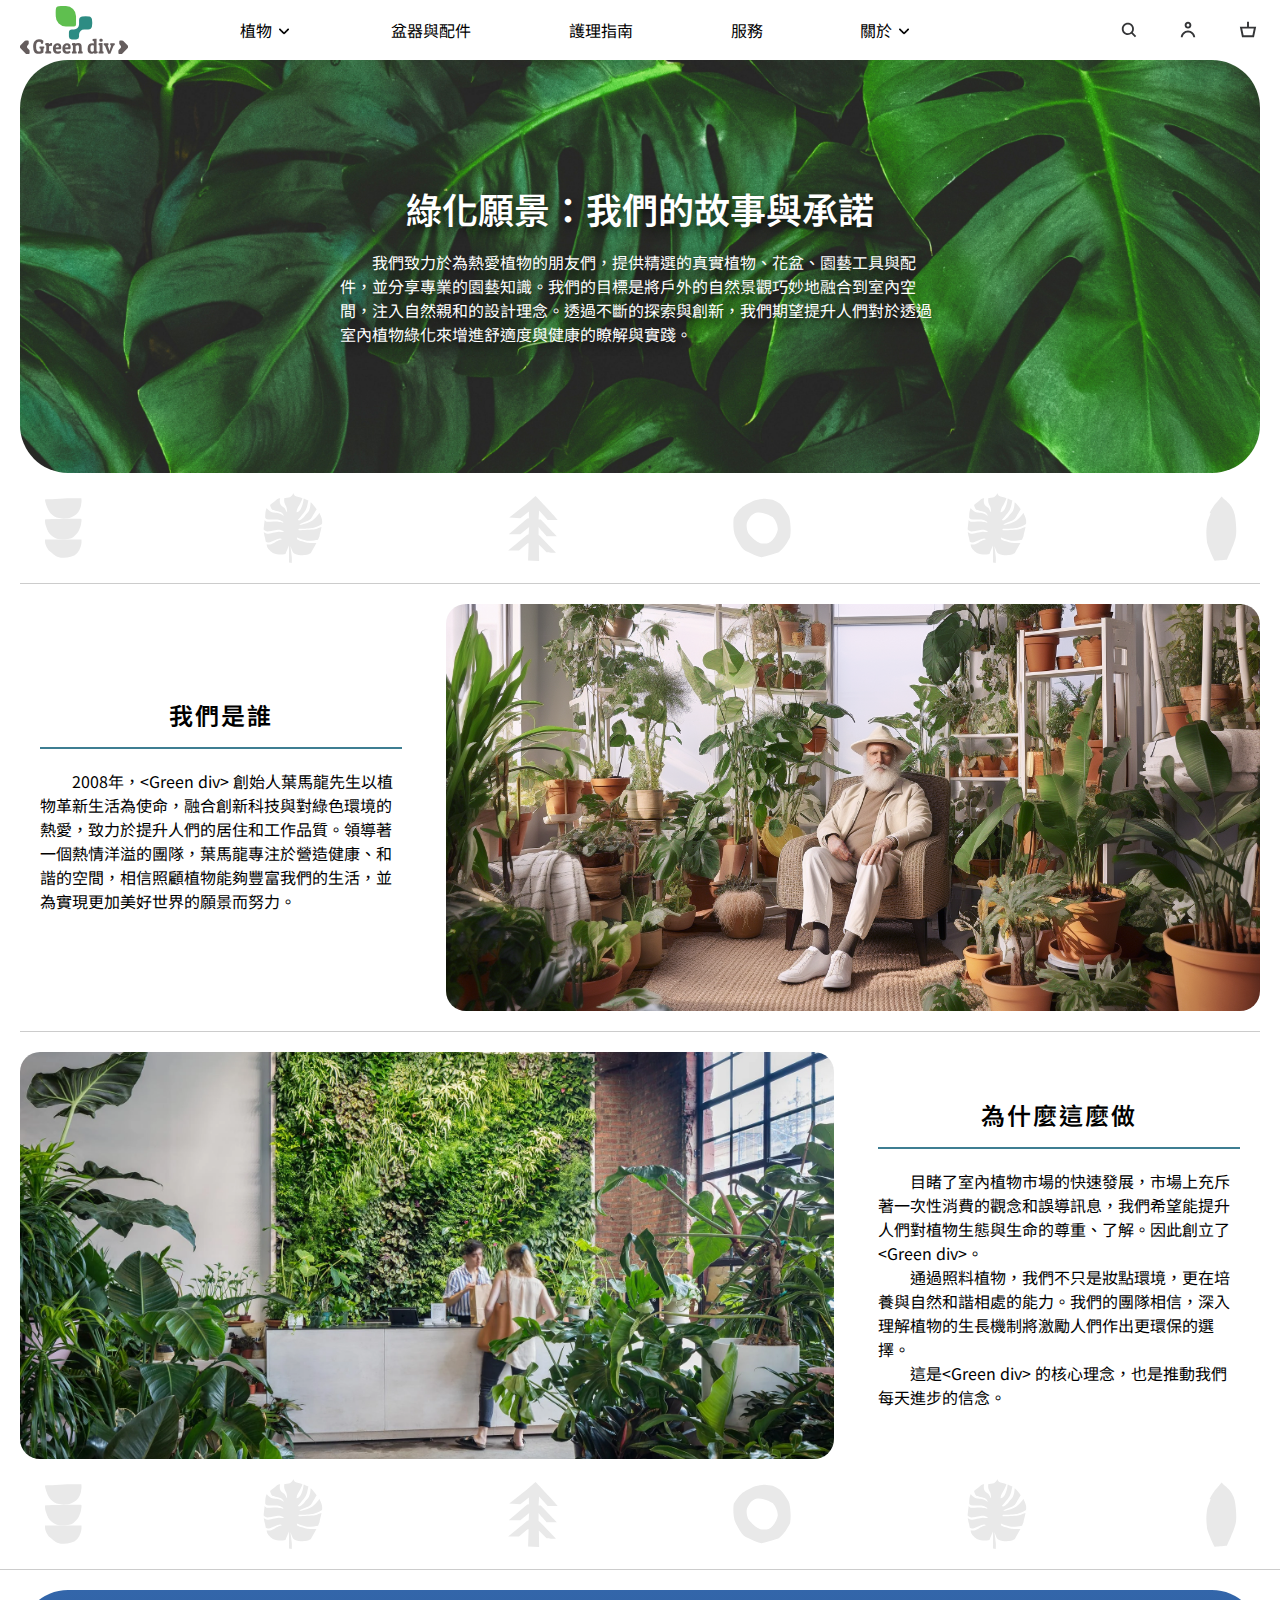
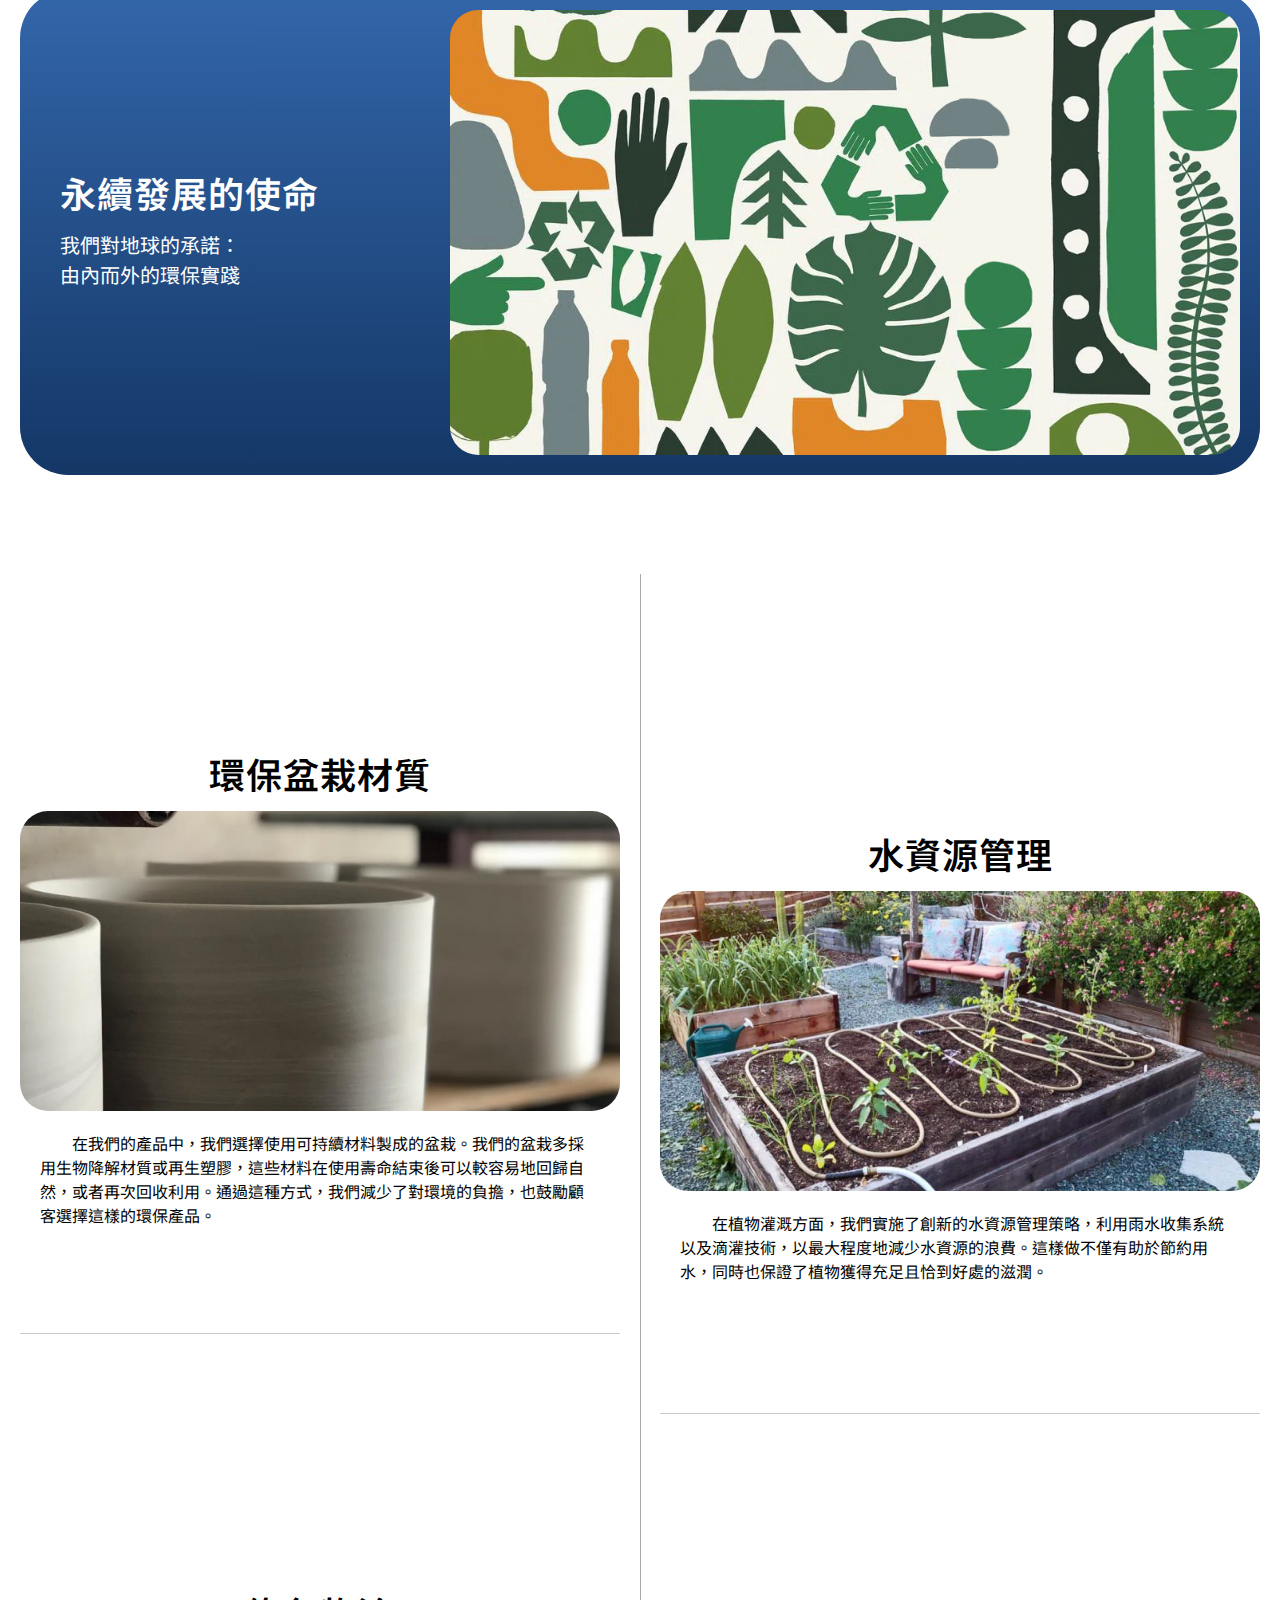
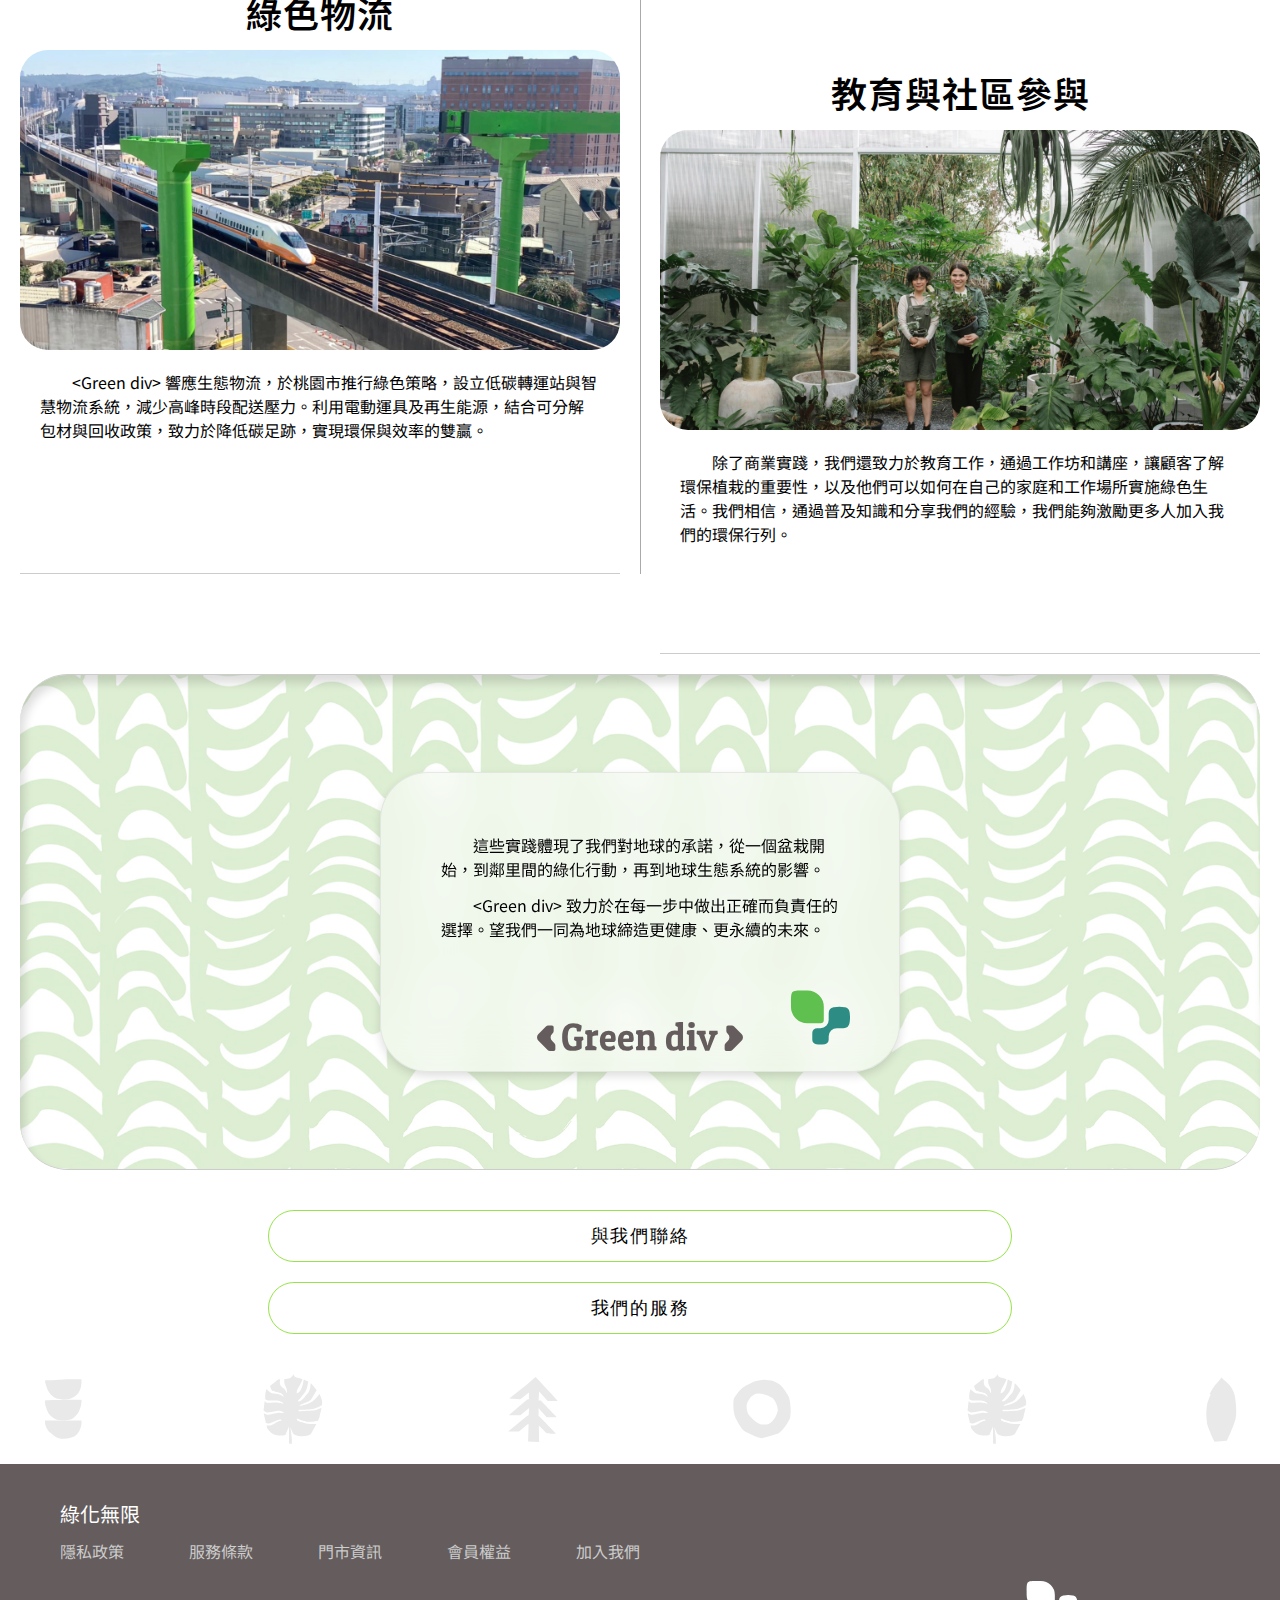
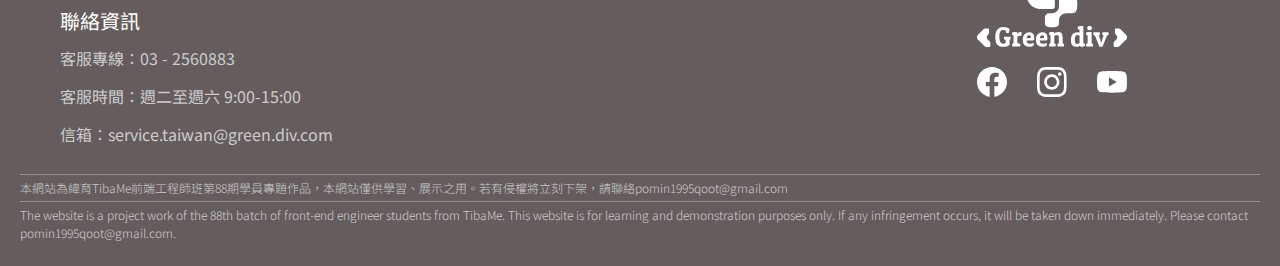
<file: about.html>
<!DOCTYPE html>
<html lang="en">
    <head>
        <meta charset="UTF-8">
        <meta name="viewport" content="width=device-width, initial-scale=1.0">
        <title>關於 | 綠域植栽</title>
        <link rel="stylesheet" href="css/reset.css">
        <link rel="stylesheet" href="https://cdn.jsdelivr.net/npm/swiper@11/swiper-bundle.min.css"/>
        <script src="https://cdn.jsdelivr.net/npm/swiper@11/swiper-bundle.min.js"></script>
        <link rel="preconnect" href="https://fonts.googleapis.com">
        <link rel="preconnect" href="https://fonts.gstatic.com" crossorigin>
        <link href="https://fonts.googleapis.com/css2?family=Noto+Sans+TC:wght@300;400;500;600;700&display=swap"
            rel="stylesheet">
        <link rel="preconnect" href="https://fonts.googleapis.com">
        <link rel="preconnect" href="https://fonts.gstatic.com" crossorigin>
        <link href="https://fonts.googleapis.com/css2?family=Inter&display=swap" rel="stylesheet">
        <link rel="stylesheet" href="css/style.css">
        <link rel="icon" href="images/logo/GNDVlogosmall-09.svg" type="image/x-icon">
    </head>
<body>
    <nav>
        <div class="logobox">
            <a href="index.html">
                <img src="images/logo/GNDVlogo.svg" alt="logo">
            </a>
        </div>
        <div id="hamburger-icon"><img src="images/icons/ee.svg" alt=""></div>
        <div id="nav-menu">
            <div id="xx"><img src="images/icons/xx.svg" alt=""></div>
            <ul class="texts"> 
                <!-- 這是下拉選單 -->
                <li class="dropdown dropdown-plant">
                    <p>植物</p>
                    <div class="arrowKey">
                        <img src="images/icons/downk.png" class="arrowKeyImg">
                    </div>
                    <!-- 寫在裡面的是上邊欄 -->
                    <ul class="dropdown-content-plant">
                        <li><a href="products.html">所有植物</a></li>
                        <li><a href="products.html">寵物友善</a></li>
                        <li><a href="products.html">易於照料</a></li>
                        <li><a href="products.html">低光照需求</a></li>
                        <li><a href="products.html">大型室內植物</a></li>
                    </ul>
                </li>
                <!-- 寫在兄弟的是測邊欄 -->
                <ul class="dropdown-content">
                    <li><a href="products.html">所有植物</a></li>
                    <li><a href="products.html">寵物友善</a></li>
                    <li><a href="products.html">易於照料</a></li>
                    <li><a href="products.html">低光照需求</a></li>
                    <li><a href="products.html">大型室內植物</a></li>
                </ul>
                <li><a href="#">盆器與配件</a></li>
                <li><a href="#">護理指南</a></li>
                <li><a href="server.html">服務</a></li>
                <!-- 這是下拉選單 -->
                <li class="dropdown dropdown-about">
                    <p>關於</p>
                    <div class="arrowKey">
                        <img src="images/icons/downk.png" class="arrowKeyImg">
                    </div>
                    <ul class="dropdown-content-about">
                        <li><a href="about.html">關於我們</a></li>
                        <li><a href="contact.html">聯絡我們</a></li>
                    </ul>
                </li>
                <ul class="dropdown-content">
                    <li><a href="about.html">關於我們</a></li>
                    <li><a href="contact.html">聯絡我們</a></li>
                </ul>
            </ul> 
            <div class="icons">
                <div class="iconbox"><a href="#"><img src="images/icons/serch.svg" alt=""></a></div>
                <div class="iconbox"><a href="#"><img src="images/icons/SquirrelSetup.svg" alt=""></a></div>
                <div class="iconbox"><a href="#"><img src="images/icons/shop.svg" alt=""></a></div>
            </div>
        </div>
    </nav>
    <div class="about-banner-container">
        <div class="about-banner-textbox">
            <div class="about-banner-title"><h2>綠化願景：<br>我們的故事與承諾</h2></div>
            <div class="about-banner-text"><p>　　我們致力於為熱愛植物的朋友們，提供精選的真實植物、花盆、園藝工具與配件，並分享專業的園藝知識。我們的目標是將戶外的自然景觀巧妙地融合到室內空間，注入自然親和的設計理念。透過不斷的探索與創新，我們期望提升人們對於透過室內植物綠化來增進舒適度與健康的瞭解與實踐。</p></div>
            </div>
        </div>
    </div>
    <div class="leaves-container">
        <div class="leaves-row">
            <div class="leaves-item">
                <svg xmlns="http://www.w3.org/2000/svg" width="47" height="76" viewBox="0 0 47 76" class="leaf1">
                    <path
                        d="M1.46647 35.9603C0.519416 33.5652 -0.190875 29.9725 0.0458883 27.0984C3.59745 26.6195 21.3545 26.6194 23.9589 26.6194C26.5633 26.6194 40.0588 26.1404 46.2147 26.6194C46.6882 28.5355 45.9779 30.4516 45.7412 32.8466C45.5044 35.2417 43.8471 38.8344 42.6632 41.948C41.4794 45.0616 37.2177 48.4147 36.0339 49.3727C34.85 50.3308 32.9559 51.5283 27.0368 52.2468C21.1177 52.9654 14.0542 52.9558 8.56927 47.9357C3.59724 43.385 2.41353 38.3553 1.46647 35.9603Z"
                        fill="#E9E9E9" />
                    <path
                        d="M1.65389 8.7181C0.969556 6.49801 0 3.76535 0 1.87858C2.44141 1.43548 7.77393 1.46121 13.7037 1.17104C20.3988 0.843429 27.7903 0.227661 31.4239 0.227661H46.0727C46.2302 1.17104 46.498 3.38799 46.309 4.70873C46.0727 6.35965 45.8364 8.24641 45.6002 9.89733C45.3639 11.5483 43.9463 15.5576 42.2924 17.6802C40.6385 19.8028 38.5121 21.6896 35.4405 23.5764C32.369 25.4631 27.1711 26.4065 24.0996 26.4065C21.0281 26.4065 15.1213 25.2273 12.0498 23.5764C9.68708 21.6896 7.79692 20.2745 5.90676 17.6802C4.01659 15.0859 2.59897 11.7841 1.65389 8.7181Z"
                        fill="#E9E9E9" />
                    <path
                        d="M43.4859 65.8351C45.6356 61.3397 46.7105 58.0272 46.2805 52.5854L27.1483 52.5854L0.062174 52.5854C-0.582736 59.4468 3.93162 65.8351 6.94119 68.2011C9.95075 70.5671 13.1753 74.5894 20.2693 75.7724C25.8585 75.7724 30.5878 75.2992 34.4572 73.8796C38.3267 72.4599 41.3362 70.3305 43.4859 65.8351Z"
                        fill="#E9E9E9" />
                </svg>
                <svg xmlns="http://www.w3.org/2000/svg" width="78" height="92" viewBox="0 0 78 92" class="leaf2">
                    <path
                        d="M28.5536 14.7481C28.0252 13.3435 26.7924 10.8855 27.673 6.49618C29.2581 6.37913 32.8863 6.00458 34.718 5.44275C37.0076 4.74046 38.5927 2.63359 39.4733 0C39.4733 1.05344 40.7062 3.16031 42.1152 4.03817C43.5241 4.91603 48.6317 5.61832 51.4497 6.84733C50.7452 9.30534 49.1601 12.1145 48.1033 14.5725C47.0466 17.0305 43.5241 20.8931 43.7003 25.2824C46.166 24.7557 47.7511 23.1756 49.1601 20.8931C50.5691 18.6107 52.5064 12.8168 53.0348 7.19847C53.8802 7.47939 57.4966 9.1883 59.1991 10.0076L57.7901 16.5038C57.7901 17.5573 56.9095 19.8397 55.6766 22.2977C54.4438 24.7557 48.8078 31.7786 45.4615 35.1145C45.2854 35.8168 46.166 35.9924 47.2227 35.9924C48.2795 35.9924 52.1542 32.8321 53.387 31.4275C54.6199 30.0229 57.7901 25.9847 58.8468 24.9313C59.9036 23.8779 61.8409 19.8397 62.1932 12.1145C64.3067 13.3786 68.3575 18.8448 70.1187 21.4198C68.0639 24.8728 63.8135 31.9893 63.2499 32.8321C62.5454 33.8855 60.4319 35.4656 57.9662 36.6947C55.5005 37.9237 48.1033 39.6794 47.3988 41.6107C50.2168 42.4885 61.8409 37.9237 64.4828 35.9924C67.1246 34.0611 72.2322 28.7939 73.6412 25.8092C73.9934 27.0382 75.2263 28.9695 75.9308 31.0763C76.6353 33.1832 77.8681 35.1145 77.1636 40.7328C72.5844 43.8931 68.7097 45.1221 66.244 45.6489C63.7783 46.1756 52.1542 47.4046 47.3988 46.8779C46.6356 47.1705 45.4263 48.0015 46.6944 48.9847C48.2795 49.1603 64.1305 48.2824 68.0052 47.7557C71.8799 47.229 73.1128 45.1221 76.4591 44.771C76.4591 46.1756 74.1695 54.2519 73.9934 56.0076C73.8525 57.4122 72.5257 60.2214 71.8799 61.4504C68.8859 62.0356 61.8409 63.1008 57.614 62.6794C53.387 62.258 46.8118 59.8117 44.0525 58.6412C43.9938 59.3435 44.123 60.8885 45.1092 61.4504C46.3421 62.1527 55.6766 65.1374 57.614 65.313C59.5513 65.4885 65.5395 66.1908 69.7665 65.6641C69.2029 66.6473 64.7176 74.8524 62.5454 78.8321C61.43 79.7099 58.3185 81.5008 54.796 81.6412C50.3929 81.8168 44.757 81.6412 41.7629 80.0611C38.8145 78.505 38.2571 76.949 35.718 69.8601L35.5986 69.5267C36.0683 73.0382 37.078 80.7282 37.3598 83.3969C37.6416 86.0656 37.4772 90.2443 37.3598 92L33.6612 91.4733C34.0135 89.3664 33.6612 72.687 33.6612 69C33.0977 70.545 30.3736 77.0178 29.082 80.0611C27.2621 80.3537 23.27 80.9389 21.861 80.9389C20.0998 80.9389 16.0489 80.2366 12.5265 78.8321C11.2936 77.9542 8.47565 75.8473 6.89055 73.916C5.83381 72.1603 4.42482 70.7557 4.42482 67.2443C5.65768 67.9466 9.00402 67.771 10.413 67.2443C11.822 66.7176 14.4638 65.4885 15.5206 64.6107C16.5773 63.7328 20.0998 62.1527 21.6849 61.8015C22.953 61.5206 24.2093 60.8651 24.679 60.5725C24.1506 60.3384 22.8825 59.8351 22.0371 59.6947C20.9804 59.5191 17.4579 60.9237 15.8728 61.8015C14.2877 62.6794 9.53239 64.6107 7.59504 64.9618C6.04515 65.2427 4.01387 64.3766 3.19196 63.9084C3.07455 63.0305 2.73404 60.8885 2.31135 59.3435C1.88865 57.7985 0.96107 53.4326 0.550116 51.4427C1.31332 51.9695 3.36808 53.1282 5.48156 53.5496C7.77116 53.7252 16.4012 51.2672 19.7475 50.916C23.0939 50.5649 25.3835 51.7939 27.1447 51.2672C27.1447 50.5649 24.5028 48.9847 21.6849 48.458C18.8669 47.9313 10.0608 50.0382 7.94728 50.3893C5.83381 50.7405 2.83972 50.5649 0.373993 47.9313C0.514891 46.1053 1.37202 38.9771 1.78298 35.6412C2.31135 36.2265 3.61464 37.5023 4.60085 37.9237C7.06648 37.9237 12.3503 37.3969 16.7534 37.3969C21.1566 37.3969 25.5596 38.9771 26.2641 38.9771C26.7924 37.7481 21.8609 35.4656 18.6907 34.9389C15.5205 34.4122 9.88454 35.2901 4.95319 34.5878C4.1078 34.3069 2.95707 33.0662 2.48738 32.4809C2.36996 29.2621 2.62827 22.1924 4.60085 19.6641C4.9531 21.2443 8.47556 23.7023 9.88454 24.7557C11.2935 25.8092 17.1056 26.1603 18.6907 26.1603C20.2758 26.1603 24.1505 27.3893 26.7924 30.1985C26.6162 28.0916 25.0311 26.687 23.2699 25.458C21.5087 24.229 13.407 22.6489 12.3503 22.2977C11.2935 21.9466 9.70842 19.6641 8.8278 15.626C10.0607 14.2214 14.816 11.0611 16.225 9.83206C17.634 8.60305 20.4519 6.49618 22.2132 7.19847C21.8609 7.84224 21.2973 9.90229 21.8609 12.9924C22.5654 16.855 25.7356 17.9084 27.4969 19.4885C28.9059 20.7527 29.9626 23.5267 30.3148 24.7557H31.1955C31.3716 23.8779 30.8432 21.2443 30.6671 19.6641C30.491 18.084 29.6103 17.0305 28.5536 14.7481Z"
                        fill="#E9E9E9" />
                </svg>
                <svg xmlns="http://www.w3.org/2000/svg" width="68" height="88" viewBox="0 0 68 88" class="leaf3">
                    <path
                        d="M16.8433 30.2034L28.4466 20.8814V30.2034L26.2008 30.5763L1.12263 51.8305H16.8433L28.8209 42.1356L28.0723 51.8305L25.8265 52.9492L0.374023 73.8305H14.9718L26.5751 64.1356H28.0723L27.3237 87.2542L42.2958 88L41.9215 65.6271L52.402 76.0678C54.498 76.6644 61.7595 76.8136 65.1282 76.8136L43.0444 53.6949L41.5472 52.9492V42.1356C42.4455 43.6271 49.158 50.9605 52.402 54.4407H66.2511C63.2567 51.1593 50.5304 37.9096 44.5416 31.6949H41.5472L42.2958 19.7627L53.8992 32.4407H67.374C61.9841 25.878 45.1655 8.0791 37.4299 0L25.4522 10.4407L1.87123 29.0847L16.8433 30.2034Z"
                        fill="#E9E9E9" />
                </svg>
                <svg xmlns="http://www.w3.org/2000/svg" width="58" height="60" viewBox="0 0 58 60" class="leaf4" id="circle">
                    <path fill-rule="evenodd" clip-rule="evenodd"
                        d="M0.739365 19.8265C4.76146 12.9653 6.6542 11.3091 8.54695 9.65297C10.4397 7.99681 18.4839 3.50154 22.2694 2.31857C26.0549 1.1356 29.6038 0.662415 31.9697 0.662415C33.8625 0.662415 37.8057 1.45106 39.5407 1.84538C41.3546 2.63403 45.4082 4.54255 47.1117 5.86747C49.241 7.52363 55.1559 16.041 56.1022 18.6435C57.0486 21.246 58.4682 31.6562 57.0486 39.2272C53.5103 45.8614 52.6592 46.9148 51.7903 47.9901C51.7296 48.0652 51.6688 48.1404 51.607 48.2177C50.6606 49.4007 46.4019 54.1325 45.2189 54.6057C44.036 55.0789 30.3136 59.3376 28.4208 59.3376C23.6889 58.1546 13.2788 53.6594 10.6763 51.53C6.8908 47.7445 2.39552 39.2272 1.44915 35.6783C-0.0650527 30.1893 0.345043 22.8233 0.739365 19.8265ZM13.9938 24.6192C16.23 18.856 19.8079 14.8662 24.7276 14.4228C29.6473 13.9795 37.2504 17.5261 39.9339 19.2993C43.0646 23.2893 44.4064 26.3926 44.8536 31.2691C43.9591 37.0322 39.0394 45.012 33.6725 45.4553C28.3056 45.8986 27.4111 45.4553 24.2804 43.682C21.1497 41.9087 15.5955 36.4751 14.8882 34.3723C13.9936 31.7124 13.0993 27.7223 13.9938 24.6192Z"
                        fill="#E9E9E9" />
                </svg>
                <svg xmlns="http://www.w3.org/2000/svg" width="78" height="92" viewBox="0 0 78 92" class="leaf2" id="monster">
                    <path
                        d="M28.5536 14.7481C28.0252 13.3435 26.7924 10.8855 27.673 6.49618C29.2581 6.37913 32.8863 6.00458 34.718 5.44275C37.0076 4.74046 38.5927 2.63359 39.4733 0C39.4733 1.05344 40.7062 3.16031 42.1152 4.03817C43.5241 4.91603 48.6317 5.61832 51.4497 6.84733C50.7452 9.30534 49.1601 12.1145 48.1033 14.5725C47.0466 17.0305 43.5241 20.8931 43.7003 25.2824C46.166 24.7557 47.7511 23.1756 49.1601 20.8931C50.5691 18.6107 52.5064 12.8168 53.0348 7.19847C53.8802 7.47939 57.4966 9.1883 59.1991 10.0076L57.7901 16.5038C57.7901 17.5573 56.9095 19.8397 55.6766 22.2977C54.4438 24.7557 48.8078 31.7786 45.4615 35.1145C45.2854 35.8168 46.166 35.9924 47.2227 35.9924C48.2795 35.9924 52.1542 32.8321 53.387 31.4275C54.6199 30.0229 57.7901 25.9847 58.8468 24.9313C59.9036 23.8779 61.8409 19.8397 62.1932 12.1145C64.3067 13.3786 68.3575 18.8448 70.1187 21.4198C68.0639 24.8728 63.8135 31.9893 63.2499 32.8321C62.5454 33.8855 60.4319 35.4656 57.9662 36.6947C55.5005 37.9237 48.1033 39.6794 47.3988 41.6107C50.2168 42.4885 61.8409 37.9237 64.4828 35.9924C67.1246 34.0611 72.2322 28.7939 73.6412 25.8092C73.9934 27.0382 75.2263 28.9695 75.9308 31.0763C76.6353 33.1832 77.8681 35.1145 77.1636 40.7328C72.5844 43.8931 68.7097 45.1221 66.244 45.6489C63.7783 46.1756 52.1542 47.4046 47.3988 46.8779C46.6356 47.1705 45.4263 48.0015 46.6944 48.9847C48.2795 49.1603 64.1305 48.2824 68.0052 47.7557C71.8799 47.229 73.1128 45.1221 76.4591 44.771C76.4591 46.1756 74.1695 54.2519 73.9934 56.0076C73.8525 57.4122 72.5257 60.2214 71.8799 61.4504C68.8859 62.0356 61.8409 63.1008 57.614 62.6794C53.387 62.258 46.8118 59.8117 44.0525 58.6412C43.9938 59.3435 44.123 60.8885 45.1092 61.4504C46.3421 62.1527 55.6766 65.1374 57.614 65.313C59.5513 65.4885 65.5395 66.1908 69.7665 65.6641C69.2029 66.6473 64.7176 74.8524 62.5454 78.8321C61.43 79.7099 58.3185 81.5008 54.796 81.6412C50.3929 81.8168 44.757 81.6412 41.7629 80.0611C38.8145 78.505 38.2571 76.949 35.718 69.8601L35.5986 69.5267C36.0683 73.0382 37.078 80.7282 37.3598 83.3969C37.6416 86.0656 37.4772 90.2443 37.3598 92L33.6612 91.4733C34.0135 89.3664 33.6612 72.687 33.6612 69C33.0977 70.545 30.3736 77.0178 29.082 80.0611C27.2621 80.3537 23.27 80.9389 21.861 80.9389C20.0998 80.9389 16.0489 80.2366 12.5265 78.8321C11.2936 77.9542 8.47565 75.8473 6.89055 73.916C5.83381 72.1603 4.42482 70.7557 4.42482 67.2443C5.65768 67.9466 9.00402 67.771 10.413 67.2443C11.822 66.7176 14.4638 65.4885 15.5206 64.6107C16.5773 63.7328 20.0998 62.1527 21.6849 61.8015C22.953 61.5206 24.2093 60.8651 24.679 60.5725C24.1506 60.3384 22.8825 59.8351 22.0371 59.6947C20.9804 59.5191 17.4579 60.9237 15.8728 61.8015C14.2877 62.6794 9.53239 64.6107 7.59504 64.9618C6.04515 65.2427 4.01387 64.3766 3.19196 63.9084C3.07455 63.0305 2.73404 60.8885 2.31135 59.3435C1.88865 57.7985 0.96107 53.4326 0.550116 51.4427C1.31332 51.9695 3.36808 53.1282 5.48156 53.5496C7.77116 53.7252 16.4012 51.2672 19.7475 50.916C23.0939 50.5649 25.3835 51.7939 27.1447 51.2672C27.1447 50.5649 24.5028 48.9847 21.6849 48.458C18.8669 47.9313 10.0608 50.0382 7.94728 50.3893C5.83381 50.7405 2.83972 50.5649 0.373993 47.9313C0.514891 46.1053 1.37202 38.9771 1.78298 35.6412C2.31135 36.2265 3.61464 37.5023 4.60085 37.9237C7.06648 37.9237 12.3503 37.3969 16.7534 37.3969C21.1566 37.3969 25.5596 38.9771 26.2641 38.9771C26.7924 37.7481 21.8609 35.4656 18.6907 34.9389C15.5205 34.4122 9.88454 35.2901 4.95319 34.5878C4.1078 34.3069 2.95707 33.0662 2.48738 32.4809C2.36996 29.2621 2.62827 22.1924 4.60085 19.6641C4.9531 21.2443 8.47556 23.7023 9.88454 24.7557C11.2935 25.8092 17.1056 26.1603 18.6907 26.1603C20.2758 26.1603 24.1505 27.3893 26.7924 30.1985C26.6162 28.0916 25.0311 26.687 23.2699 25.458C21.5087 24.229 13.407 22.6489 12.3503 22.2977C11.2935 21.9466 9.70842 19.6641 8.8278 15.626C10.0607 14.2214 14.816 11.0611 16.225 9.83206C17.634 8.60305 20.4519 6.49618 22.2132 7.19847C21.8609 7.84224 21.2973 9.90229 21.8609 12.9924C22.5654 16.855 25.7356 17.9084 27.4969 19.4885C28.9059 20.7527 29.9626 23.5267 30.3148 24.7557H31.1955C31.3716 23.8779 30.8432 21.2443 30.6671 19.6641C30.491 18.084 29.6103 17.0305 28.5536 14.7481Z"
                        fill="#E9E9E9" />
                </svg>
                <svg xmlns="http://www.w3.org/2000/svg" width="37" height="78" viewBox="0 0 37 78" fill="E9E9E9"
                    class="leaf5">
                    <path
                        d="M10.2041 10.4981C11.2321 8.76489 15.0223 5.24298 18.6551 0.456548C19.5868 1.94568 25.9296 6.93437 28.283 9.85163C30.6364 12.7689 33.1472 16.9507 34.2671 21.9478C35.387 26.9449 37.3557 42.7515 35.3414 50.5467C34.5301 54.0187 31.4092 62.9148 24.9005 76.5669C20.7982 76.9173 12.0997 77.6475 10.1243 77.7652C8.05444 73.796 3.37674 63.9342 1.22449 56.2405C0.386686 47.5164 -0.44887 42.8049 1.60248 31.3131C2.78565 26.8318 5.0274 22.8607 5.46697 20.3981L4.24218 20.5507C4.65684 19.0865 8.3896 13.2389 10.2041 10.4981Z"
                        fill="#E9E9E9" />
                </svg>
            </div>
        </div>
    </div>
    <div class="about-who-container">
        <div class="about-who-imagebox who1">
            <img src="images/other/malone.png" alt="">
        </div>
        <div class="about-who-textbox who2">
            <h2>我們是誰</h2>
            <div class="greenline"></div>
            <p>　　2008年，&lt;Green div&gt; 創始人葉馬龍先生以植物革新生活為使命，融合創新科技與對綠色環境的熱愛，致力於提升人們的居住和工作品質。領導著一個熱情洋溢的團隊，葉馬龍專注於營造健康、和諧的空間，相信照顧植物能夠豐富我們的生活，並為實現更加美好世界的願景而努力。</p>
        </div>
    </div>
    <div class="about-who-container">
        <div class="about-who-imagebox">
            <img src="images/other/retail.webp" alt="">
        </div>
        <div class="about-who-textbox">
            <h2>為什麼這麼做</h2>
            <div class="greenline"></div>
            <p>　　目睹了室內植物市場的快速發展，市場上充斥著一次性消費的觀念和誤導訊息，我們希望能提升人們對植物生態與生命的尊重、了解。因此創立了&lt;Green div&gt;。<br>
                　　通過照料植物，我們不只是妝點環境，更在培養與自然和諧相處的能力。我們的團隊相信，深入理解植物的生長機制將激勵人們作出更環保的選擇。<br>
                　　這是&lt;Green div&gt; 的核心理念，也是推動我們每天進步的信念。</p>
        </div>
    </div>
    <div class="leaves-container">
        <div class="leaves-row">
            <div class="leaves-item">
                <svg xmlns="http://www.w3.org/2000/svg" width="47" height="76" viewBox="0 0 47 76" class="leaf1">
                    <path
                        d="M1.46647 35.9603C0.519416 33.5652 -0.190875 29.9725 0.0458883 27.0984C3.59745 26.6195 21.3545 26.6194 23.9589 26.6194C26.5633 26.6194 40.0588 26.1404 46.2147 26.6194C46.6882 28.5355 45.9779 30.4516 45.7412 32.8466C45.5044 35.2417 43.8471 38.8344 42.6632 41.948C41.4794 45.0616 37.2177 48.4147 36.0339 49.3727C34.85 50.3308 32.9559 51.5283 27.0368 52.2468C21.1177 52.9654 14.0542 52.9558 8.56927 47.9357C3.59724 43.385 2.41353 38.3553 1.46647 35.9603Z"
                        fill="#E9E9E9" />
                    <path
                        d="M1.65389 8.7181C0.969556 6.49801 0 3.76535 0 1.87858C2.44141 1.43548 7.77393 1.46121 13.7037 1.17104C20.3988 0.843429 27.7903 0.227661 31.4239 0.227661H46.0727C46.2302 1.17104 46.498 3.38799 46.309 4.70873C46.0727 6.35965 45.8364 8.24641 45.6002 9.89733C45.3639 11.5483 43.9463 15.5576 42.2924 17.6802C40.6385 19.8028 38.5121 21.6896 35.4405 23.5764C32.369 25.4631 27.1711 26.4065 24.0996 26.4065C21.0281 26.4065 15.1213 25.2273 12.0498 23.5764C9.68708 21.6896 7.79692 20.2745 5.90676 17.6802C4.01659 15.0859 2.59897 11.7841 1.65389 8.7181Z"
                        fill="#E9E9E9" />
                    <path
                        d="M43.4859 65.8351C45.6356 61.3397 46.7105 58.0272 46.2805 52.5854L27.1483 52.5854L0.062174 52.5854C-0.582736 59.4468 3.93162 65.8351 6.94119 68.2011C9.95075 70.5671 13.1753 74.5894 20.2693 75.7724C25.8585 75.7724 30.5878 75.2992 34.4572 73.8796C38.3267 72.4599 41.3362 70.3305 43.4859 65.8351Z"
                        fill="#E9E9E9" />
                </svg>
                <svg xmlns="http://www.w3.org/2000/svg" width="78" height="92" viewBox="0 0 78 92" class="leaf2">
                    <path
                        d="M28.5536 14.7481C28.0252 13.3435 26.7924 10.8855 27.673 6.49618C29.2581 6.37913 32.8863 6.00458 34.718 5.44275C37.0076 4.74046 38.5927 2.63359 39.4733 0C39.4733 1.05344 40.7062 3.16031 42.1152 4.03817C43.5241 4.91603 48.6317 5.61832 51.4497 6.84733C50.7452 9.30534 49.1601 12.1145 48.1033 14.5725C47.0466 17.0305 43.5241 20.8931 43.7003 25.2824C46.166 24.7557 47.7511 23.1756 49.1601 20.8931C50.5691 18.6107 52.5064 12.8168 53.0348 7.19847C53.8802 7.47939 57.4966 9.1883 59.1991 10.0076L57.7901 16.5038C57.7901 17.5573 56.9095 19.8397 55.6766 22.2977C54.4438 24.7557 48.8078 31.7786 45.4615 35.1145C45.2854 35.8168 46.166 35.9924 47.2227 35.9924C48.2795 35.9924 52.1542 32.8321 53.387 31.4275C54.6199 30.0229 57.7901 25.9847 58.8468 24.9313C59.9036 23.8779 61.8409 19.8397 62.1932 12.1145C64.3067 13.3786 68.3575 18.8448 70.1187 21.4198C68.0639 24.8728 63.8135 31.9893 63.2499 32.8321C62.5454 33.8855 60.4319 35.4656 57.9662 36.6947C55.5005 37.9237 48.1033 39.6794 47.3988 41.6107C50.2168 42.4885 61.8409 37.9237 64.4828 35.9924C67.1246 34.0611 72.2322 28.7939 73.6412 25.8092C73.9934 27.0382 75.2263 28.9695 75.9308 31.0763C76.6353 33.1832 77.8681 35.1145 77.1636 40.7328C72.5844 43.8931 68.7097 45.1221 66.244 45.6489C63.7783 46.1756 52.1542 47.4046 47.3988 46.8779C46.6356 47.1705 45.4263 48.0015 46.6944 48.9847C48.2795 49.1603 64.1305 48.2824 68.0052 47.7557C71.8799 47.229 73.1128 45.1221 76.4591 44.771C76.4591 46.1756 74.1695 54.2519 73.9934 56.0076C73.8525 57.4122 72.5257 60.2214 71.8799 61.4504C68.8859 62.0356 61.8409 63.1008 57.614 62.6794C53.387 62.258 46.8118 59.8117 44.0525 58.6412C43.9938 59.3435 44.123 60.8885 45.1092 61.4504C46.3421 62.1527 55.6766 65.1374 57.614 65.313C59.5513 65.4885 65.5395 66.1908 69.7665 65.6641C69.2029 66.6473 64.7176 74.8524 62.5454 78.8321C61.43 79.7099 58.3185 81.5008 54.796 81.6412C50.3929 81.8168 44.757 81.6412 41.7629 80.0611C38.8145 78.505 38.2571 76.949 35.718 69.8601L35.5986 69.5267C36.0683 73.0382 37.078 80.7282 37.3598 83.3969C37.6416 86.0656 37.4772 90.2443 37.3598 92L33.6612 91.4733C34.0135 89.3664 33.6612 72.687 33.6612 69C33.0977 70.545 30.3736 77.0178 29.082 80.0611C27.2621 80.3537 23.27 80.9389 21.861 80.9389C20.0998 80.9389 16.0489 80.2366 12.5265 78.8321C11.2936 77.9542 8.47565 75.8473 6.89055 73.916C5.83381 72.1603 4.42482 70.7557 4.42482 67.2443C5.65768 67.9466 9.00402 67.771 10.413 67.2443C11.822 66.7176 14.4638 65.4885 15.5206 64.6107C16.5773 63.7328 20.0998 62.1527 21.6849 61.8015C22.953 61.5206 24.2093 60.8651 24.679 60.5725C24.1506 60.3384 22.8825 59.8351 22.0371 59.6947C20.9804 59.5191 17.4579 60.9237 15.8728 61.8015C14.2877 62.6794 9.53239 64.6107 7.59504 64.9618C6.04515 65.2427 4.01387 64.3766 3.19196 63.9084C3.07455 63.0305 2.73404 60.8885 2.31135 59.3435C1.88865 57.7985 0.96107 53.4326 0.550116 51.4427C1.31332 51.9695 3.36808 53.1282 5.48156 53.5496C7.77116 53.7252 16.4012 51.2672 19.7475 50.916C23.0939 50.5649 25.3835 51.7939 27.1447 51.2672C27.1447 50.5649 24.5028 48.9847 21.6849 48.458C18.8669 47.9313 10.0608 50.0382 7.94728 50.3893C5.83381 50.7405 2.83972 50.5649 0.373993 47.9313C0.514891 46.1053 1.37202 38.9771 1.78298 35.6412C2.31135 36.2265 3.61464 37.5023 4.60085 37.9237C7.06648 37.9237 12.3503 37.3969 16.7534 37.3969C21.1566 37.3969 25.5596 38.9771 26.2641 38.9771C26.7924 37.7481 21.8609 35.4656 18.6907 34.9389C15.5205 34.4122 9.88454 35.2901 4.95319 34.5878C4.1078 34.3069 2.95707 33.0662 2.48738 32.4809C2.36996 29.2621 2.62827 22.1924 4.60085 19.6641C4.9531 21.2443 8.47556 23.7023 9.88454 24.7557C11.2935 25.8092 17.1056 26.1603 18.6907 26.1603C20.2758 26.1603 24.1505 27.3893 26.7924 30.1985C26.6162 28.0916 25.0311 26.687 23.2699 25.458C21.5087 24.229 13.407 22.6489 12.3503 22.2977C11.2935 21.9466 9.70842 19.6641 8.8278 15.626C10.0607 14.2214 14.816 11.0611 16.225 9.83206C17.634 8.60305 20.4519 6.49618 22.2132 7.19847C21.8609 7.84224 21.2973 9.90229 21.8609 12.9924C22.5654 16.855 25.7356 17.9084 27.4969 19.4885C28.9059 20.7527 29.9626 23.5267 30.3148 24.7557H31.1955C31.3716 23.8779 30.8432 21.2443 30.6671 19.6641C30.491 18.084 29.6103 17.0305 28.5536 14.7481Z"
                        fill="#E9E9E9" />
                </svg>
                <svg xmlns="http://www.w3.org/2000/svg" width="68" height="88" viewBox="0 0 68 88" class="leaf3">
                    <path
                        d="M16.8433 30.2034L28.4466 20.8814V30.2034L26.2008 30.5763L1.12263 51.8305H16.8433L28.8209 42.1356L28.0723 51.8305L25.8265 52.9492L0.374023 73.8305H14.9718L26.5751 64.1356H28.0723L27.3237 87.2542L42.2958 88L41.9215 65.6271L52.402 76.0678C54.498 76.6644 61.7595 76.8136 65.1282 76.8136L43.0444 53.6949L41.5472 52.9492V42.1356C42.4455 43.6271 49.158 50.9605 52.402 54.4407H66.2511C63.2567 51.1593 50.5304 37.9096 44.5416 31.6949H41.5472L42.2958 19.7627L53.8992 32.4407H67.374C61.9841 25.878 45.1655 8.0791 37.4299 0L25.4522 10.4407L1.87123 29.0847L16.8433 30.2034Z"
                        fill="#E9E9E9" />
                </svg>
                <svg xmlns="http://www.w3.org/2000/svg" width="58" height="60" viewBox="0 0 58 60" class="leaf4" id="circle">
                    <path fill-rule="evenodd" clip-rule="evenodd"
                        d="M0.739365 19.8265C4.76146 12.9653 6.6542 11.3091 8.54695 9.65297C10.4397 7.99681 18.4839 3.50154 22.2694 2.31857C26.0549 1.1356 29.6038 0.662415 31.9697 0.662415C33.8625 0.662415 37.8057 1.45106 39.5407 1.84538C41.3546 2.63403 45.4082 4.54255 47.1117 5.86747C49.241 7.52363 55.1559 16.041 56.1022 18.6435C57.0486 21.246 58.4682 31.6562 57.0486 39.2272C53.5103 45.8614 52.6592 46.9148 51.7903 47.9901C51.7296 48.0652 51.6688 48.1404 51.607 48.2177C50.6606 49.4007 46.4019 54.1325 45.2189 54.6057C44.036 55.0789 30.3136 59.3376 28.4208 59.3376C23.6889 58.1546 13.2788 53.6594 10.6763 51.53C6.8908 47.7445 2.39552 39.2272 1.44915 35.6783C-0.0650527 30.1893 0.345043 22.8233 0.739365 19.8265ZM13.9938 24.6192C16.23 18.856 19.8079 14.8662 24.7276 14.4228C29.6473 13.9795 37.2504 17.5261 39.9339 19.2993C43.0646 23.2893 44.4064 26.3926 44.8536 31.2691C43.9591 37.0322 39.0394 45.012 33.6725 45.4553C28.3056 45.8986 27.4111 45.4553 24.2804 43.682C21.1497 41.9087 15.5955 36.4751 14.8882 34.3723C13.9936 31.7124 13.0993 27.7223 13.9938 24.6192Z"
                        fill="#E9E9E9" />
                </svg>
                <svg xmlns="http://www.w3.org/2000/svg" width="78" height="92" viewBox="0 0 78 92" class="leaf2" id="monster">
                    <path
                        d="M28.5536 14.7481C28.0252 13.3435 26.7924 10.8855 27.673 6.49618C29.2581 6.37913 32.8863 6.00458 34.718 5.44275C37.0076 4.74046 38.5927 2.63359 39.4733 0C39.4733 1.05344 40.7062 3.16031 42.1152 4.03817C43.5241 4.91603 48.6317 5.61832 51.4497 6.84733C50.7452 9.30534 49.1601 12.1145 48.1033 14.5725C47.0466 17.0305 43.5241 20.8931 43.7003 25.2824C46.166 24.7557 47.7511 23.1756 49.1601 20.8931C50.5691 18.6107 52.5064 12.8168 53.0348 7.19847C53.8802 7.47939 57.4966 9.1883 59.1991 10.0076L57.7901 16.5038C57.7901 17.5573 56.9095 19.8397 55.6766 22.2977C54.4438 24.7557 48.8078 31.7786 45.4615 35.1145C45.2854 35.8168 46.166 35.9924 47.2227 35.9924C48.2795 35.9924 52.1542 32.8321 53.387 31.4275C54.6199 30.0229 57.7901 25.9847 58.8468 24.9313C59.9036 23.8779 61.8409 19.8397 62.1932 12.1145C64.3067 13.3786 68.3575 18.8448 70.1187 21.4198C68.0639 24.8728 63.8135 31.9893 63.2499 32.8321C62.5454 33.8855 60.4319 35.4656 57.9662 36.6947C55.5005 37.9237 48.1033 39.6794 47.3988 41.6107C50.2168 42.4885 61.8409 37.9237 64.4828 35.9924C67.1246 34.0611 72.2322 28.7939 73.6412 25.8092C73.9934 27.0382 75.2263 28.9695 75.9308 31.0763C76.6353 33.1832 77.8681 35.1145 77.1636 40.7328C72.5844 43.8931 68.7097 45.1221 66.244 45.6489C63.7783 46.1756 52.1542 47.4046 47.3988 46.8779C46.6356 47.1705 45.4263 48.0015 46.6944 48.9847C48.2795 49.1603 64.1305 48.2824 68.0052 47.7557C71.8799 47.229 73.1128 45.1221 76.4591 44.771C76.4591 46.1756 74.1695 54.2519 73.9934 56.0076C73.8525 57.4122 72.5257 60.2214 71.8799 61.4504C68.8859 62.0356 61.8409 63.1008 57.614 62.6794C53.387 62.258 46.8118 59.8117 44.0525 58.6412C43.9938 59.3435 44.123 60.8885 45.1092 61.4504C46.3421 62.1527 55.6766 65.1374 57.614 65.313C59.5513 65.4885 65.5395 66.1908 69.7665 65.6641C69.2029 66.6473 64.7176 74.8524 62.5454 78.8321C61.43 79.7099 58.3185 81.5008 54.796 81.6412C50.3929 81.8168 44.757 81.6412 41.7629 80.0611C38.8145 78.505 38.2571 76.949 35.718 69.8601L35.5986 69.5267C36.0683 73.0382 37.078 80.7282 37.3598 83.3969C37.6416 86.0656 37.4772 90.2443 37.3598 92L33.6612 91.4733C34.0135 89.3664 33.6612 72.687 33.6612 69C33.0977 70.545 30.3736 77.0178 29.082 80.0611C27.2621 80.3537 23.27 80.9389 21.861 80.9389C20.0998 80.9389 16.0489 80.2366 12.5265 78.8321C11.2936 77.9542 8.47565 75.8473 6.89055 73.916C5.83381 72.1603 4.42482 70.7557 4.42482 67.2443C5.65768 67.9466 9.00402 67.771 10.413 67.2443C11.822 66.7176 14.4638 65.4885 15.5206 64.6107C16.5773 63.7328 20.0998 62.1527 21.6849 61.8015C22.953 61.5206 24.2093 60.8651 24.679 60.5725C24.1506 60.3384 22.8825 59.8351 22.0371 59.6947C20.9804 59.5191 17.4579 60.9237 15.8728 61.8015C14.2877 62.6794 9.53239 64.6107 7.59504 64.9618C6.04515 65.2427 4.01387 64.3766 3.19196 63.9084C3.07455 63.0305 2.73404 60.8885 2.31135 59.3435C1.88865 57.7985 0.96107 53.4326 0.550116 51.4427C1.31332 51.9695 3.36808 53.1282 5.48156 53.5496C7.77116 53.7252 16.4012 51.2672 19.7475 50.916C23.0939 50.5649 25.3835 51.7939 27.1447 51.2672C27.1447 50.5649 24.5028 48.9847 21.6849 48.458C18.8669 47.9313 10.0608 50.0382 7.94728 50.3893C5.83381 50.7405 2.83972 50.5649 0.373993 47.9313C0.514891 46.1053 1.37202 38.9771 1.78298 35.6412C2.31135 36.2265 3.61464 37.5023 4.60085 37.9237C7.06648 37.9237 12.3503 37.3969 16.7534 37.3969C21.1566 37.3969 25.5596 38.9771 26.2641 38.9771C26.7924 37.7481 21.8609 35.4656 18.6907 34.9389C15.5205 34.4122 9.88454 35.2901 4.95319 34.5878C4.1078 34.3069 2.95707 33.0662 2.48738 32.4809C2.36996 29.2621 2.62827 22.1924 4.60085 19.6641C4.9531 21.2443 8.47556 23.7023 9.88454 24.7557C11.2935 25.8092 17.1056 26.1603 18.6907 26.1603C20.2758 26.1603 24.1505 27.3893 26.7924 30.1985C26.6162 28.0916 25.0311 26.687 23.2699 25.458C21.5087 24.229 13.407 22.6489 12.3503 22.2977C11.2935 21.9466 9.70842 19.6641 8.8278 15.626C10.0607 14.2214 14.816 11.0611 16.225 9.83206C17.634 8.60305 20.4519 6.49618 22.2132 7.19847C21.8609 7.84224 21.2973 9.90229 21.8609 12.9924C22.5654 16.855 25.7356 17.9084 27.4969 19.4885C28.9059 20.7527 29.9626 23.5267 30.3148 24.7557H31.1955C31.3716 23.8779 30.8432 21.2443 30.6671 19.6641C30.491 18.084 29.6103 17.0305 28.5536 14.7481Z"
                        fill="#E9E9E9" />
                </svg>
                <svg xmlns="http://www.w3.org/2000/svg" width="37" height="78" viewBox="0 0 37 78" fill="E9E9E9"
                    class="leaf5">
                    <path
                        d="M10.2041 10.4981C11.2321 8.76489 15.0223 5.24298 18.6551 0.456548C19.5868 1.94568 25.9296 6.93437 28.283 9.85163C30.6364 12.7689 33.1472 16.9507 34.2671 21.9478C35.387 26.9449 37.3557 42.7515 35.3414 50.5467C34.5301 54.0187 31.4092 62.9148 24.9005 76.5669C20.7982 76.9173 12.0997 77.6475 10.1243 77.7652C8.05444 73.796 3.37674 63.9342 1.22449 56.2405C0.386686 47.5164 -0.44887 42.8049 1.60248 31.3131C2.78565 26.8318 5.0274 22.8607 5.46697 20.3981L4.24218 20.5507C4.65684 19.0865 8.3896 13.2389 10.2041 10.4981Z"
                        fill="#E9E9E9" />
                </svg>
            </div>
        </div>
    </div>
    <div class="greyline"></div>
    <div class="about-eco-container">
        <div class="about-eco-bar">
            <div class="about-eco-imagebox">
                <img src="images/other/eco.webp">
            </div>
            <div class="about-eco-textbox">
                <div class="about-eco-title">
                    永續發展的使命
                </div>
                <div class="about-eco-text">
                    我們對地球的承諾：<br>
                    由內而外的環保實踐
                </div>
            </div>
        </div>
        <div class="about-ecothings-box">
            <div class="about-ecothings-col col1">
                <div class="about-ecothing-card">
                    <div class="about-ecothing-title">
                        <h2>環保盆栽材質</h2>
                    </div>
                    <div class="about-ecothing-imagebox">
                        <img src="images/other/ecoth-1.jpg">
                    </div>
                    <div class="about-ecothing-text">
                        <p>　　在我們的產品中，我們選擇使用可持續材料製成的盆栽。我們的盆栽多採用生物降解材質或再生塑膠，這些材料在使用壽命結束後可以較容易地回歸自然，或者再次回收利用。通過這種方式，我們減少了對環境的負擔，也鼓勵顧客選擇這樣的環保產品。</p>
                    </div>
                </div>
                <div class="about-ecothing-card">
                    <div class="about-ecothing-title">
                        <h2>綠色物流</h2>
                    </div>
                    <div class="about-ecothing-imagebox">
                        <img src="images/other/ecoth-2.jpg">
                    </div>
                    <div class="about-ecothing-text">
                        <p>　　&lt;Green div&gt; 響應生態物流，於桃園市推行綠色策略，設立低碳轉運站與智慧物流系統，減少高峰時段配送壓力。利用電動運具及再生能源，結合可分解包材與回收政策，致力於降低碳足跡，實現環保與效率的雙贏。</p>
                    </div>
                </div>
            </div>
            <div class="col-line"></div>
            <div class="about-ecothings-col col2">
                <div class="about-ecothing-card">
                    <div class="about-ecothing-title">
                        <h2>水資源管理</h2>
                    </div>
                    <div class="about-ecothing-imagebox">
                        <img src="images/other/ecoth-3.jpg">
                    </div>
                    <div class="about-ecothing-text">
                        <p>　　在植物灌溉方面，我們實施了創新的水資源管理策略，利用雨水收集系統以及滴灌技術，以最大程度地減少水資源的浪費。這樣做不僅有助於節約用水，同時也保證了植物獲得充足且恰到好處的滋潤。</p>
                    </div>
                </div>
                <div class="about-ecothing-card">
                    <div class="about-ecothing-title">
                        <h2>教育與社區參與</h2>
                    </div>
                    <div class="about-ecothing-imagebox">
                        <img src="images/other/ecoth-4.jpg">
                    </div>
                    <div class="about-ecothing-text">
                        <p>　　除了商業實踐，我們還致力於教育工作，通過工作坊和講座，讓顧客了解環保植栽的重要性，以及他們可以如何在自己的家庭和工作場所實施綠色生活。我們相信，通過普及知識和分享我們的經驗，我們能夠激勵更多人加入我們的環保行列。</p>
                    </div>
                </div>
            </div>
        </div>
    </div>
    <div class="about-statement-container">
        <div class="about-statement-card">
            <div class="about-statement-card-text">
                <p>　　這些實踐體現了我們對地球的承諾，從一個盆栽開始，到鄰里間的綠化行動，再到地球生態系統的影響。</p>
                <p>　　&lt;Green div&gt; 致力於在每一步中做出正確而負責任的選擇。望我們一同為地球締造更健康、更永續的未來。</p>
            </div>
            <div class="about-statement-card-imagebox">
                <img src="images/logo/GNDVlogotype-11.svg" alt="">
            </div>
            <div class="about-statement-logobox">
                <img src="images/logo/GNDVlogosmall-00.svg" alt="">
            </div>
        </div>
    </div>
    <div class="about-btn-container">
        <button class="about-server">與我們聯絡</button>
        <button class="about-content">我們的服務</button>
    </div>
    <div class="leaves-container">
        <div class="leaves-row">
            <div class="leaves-item">
                <svg xmlns="http://www.w3.org/2000/svg" width="47" height="76" viewBox="0 0 47 76" class="leaf1">
                    <path
                        d="M1.46647 35.9603C0.519416 33.5652 -0.190875 29.9725 0.0458883 27.0984C3.59745 26.6195 21.3545 26.6194 23.9589 26.6194C26.5633 26.6194 40.0588 26.1404 46.2147 26.6194C46.6882 28.5355 45.9779 30.4516 45.7412 32.8466C45.5044 35.2417 43.8471 38.8344 42.6632 41.948C41.4794 45.0616 37.2177 48.4147 36.0339 49.3727C34.85 50.3308 32.9559 51.5283 27.0368 52.2468C21.1177 52.9654 14.0542 52.9558 8.56927 47.9357C3.59724 43.385 2.41353 38.3553 1.46647 35.9603Z"
                        fill="#E9E9E9" />
                    <path
                        d="M1.65389 8.7181C0.969556 6.49801 0 3.76535 0 1.87858C2.44141 1.43548 7.77393 1.46121 13.7037 1.17104C20.3988 0.843429 27.7903 0.227661 31.4239 0.227661H46.0727C46.2302 1.17104 46.498 3.38799 46.309 4.70873C46.0727 6.35965 45.8364 8.24641 45.6002 9.89733C45.3639 11.5483 43.9463 15.5576 42.2924 17.6802C40.6385 19.8028 38.5121 21.6896 35.4405 23.5764C32.369 25.4631 27.1711 26.4065 24.0996 26.4065C21.0281 26.4065 15.1213 25.2273 12.0498 23.5764C9.68708 21.6896 7.79692 20.2745 5.90676 17.6802C4.01659 15.0859 2.59897 11.7841 1.65389 8.7181Z"
                        fill="#E9E9E9" />
                    <path
                        d="M43.4859 65.8351C45.6356 61.3397 46.7105 58.0272 46.2805 52.5854L27.1483 52.5854L0.062174 52.5854C-0.582736 59.4468 3.93162 65.8351 6.94119 68.2011C9.95075 70.5671 13.1753 74.5894 20.2693 75.7724C25.8585 75.7724 30.5878 75.2992 34.4572 73.8796C38.3267 72.4599 41.3362 70.3305 43.4859 65.8351Z"
                        fill="#E9E9E9" />
                </svg>
                <svg xmlns="http://www.w3.org/2000/svg" width="78" height="92" viewBox="0 0 78 92" class="leaf2">
                    <path
                        d="M28.5536 14.7481C28.0252 13.3435 26.7924 10.8855 27.673 6.49618C29.2581 6.37913 32.8863 6.00458 34.718 5.44275C37.0076 4.74046 38.5927 2.63359 39.4733 0C39.4733 1.05344 40.7062 3.16031 42.1152 4.03817C43.5241 4.91603 48.6317 5.61832 51.4497 6.84733C50.7452 9.30534 49.1601 12.1145 48.1033 14.5725C47.0466 17.0305 43.5241 20.8931 43.7003 25.2824C46.166 24.7557 47.7511 23.1756 49.1601 20.8931C50.5691 18.6107 52.5064 12.8168 53.0348 7.19847C53.8802 7.47939 57.4966 9.1883 59.1991 10.0076L57.7901 16.5038C57.7901 17.5573 56.9095 19.8397 55.6766 22.2977C54.4438 24.7557 48.8078 31.7786 45.4615 35.1145C45.2854 35.8168 46.166 35.9924 47.2227 35.9924C48.2795 35.9924 52.1542 32.8321 53.387 31.4275C54.6199 30.0229 57.7901 25.9847 58.8468 24.9313C59.9036 23.8779 61.8409 19.8397 62.1932 12.1145C64.3067 13.3786 68.3575 18.8448 70.1187 21.4198C68.0639 24.8728 63.8135 31.9893 63.2499 32.8321C62.5454 33.8855 60.4319 35.4656 57.9662 36.6947C55.5005 37.9237 48.1033 39.6794 47.3988 41.6107C50.2168 42.4885 61.8409 37.9237 64.4828 35.9924C67.1246 34.0611 72.2322 28.7939 73.6412 25.8092C73.9934 27.0382 75.2263 28.9695 75.9308 31.0763C76.6353 33.1832 77.8681 35.1145 77.1636 40.7328C72.5844 43.8931 68.7097 45.1221 66.244 45.6489C63.7783 46.1756 52.1542 47.4046 47.3988 46.8779C46.6356 47.1705 45.4263 48.0015 46.6944 48.9847C48.2795 49.1603 64.1305 48.2824 68.0052 47.7557C71.8799 47.229 73.1128 45.1221 76.4591 44.771C76.4591 46.1756 74.1695 54.2519 73.9934 56.0076C73.8525 57.4122 72.5257 60.2214 71.8799 61.4504C68.8859 62.0356 61.8409 63.1008 57.614 62.6794C53.387 62.258 46.8118 59.8117 44.0525 58.6412C43.9938 59.3435 44.123 60.8885 45.1092 61.4504C46.3421 62.1527 55.6766 65.1374 57.614 65.313C59.5513 65.4885 65.5395 66.1908 69.7665 65.6641C69.2029 66.6473 64.7176 74.8524 62.5454 78.8321C61.43 79.7099 58.3185 81.5008 54.796 81.6412C50.3929 81.8168 44.757 81.6412 41.7629 80.0611C38.8145 78.505 38.2571 76.949 35.718 69.8601L35.5986 69.5267C36.0683 73.0382 37.078 80.7282 37.3598 83.3969C37.6416 86.0656 37.4772 90.2443 37.3598 92L33.6612 91.4733C34.0135 89.3664 33.6612 72.687 33.6612 69C33.0977 70.545 30.3736 77.0178 29.082 80.0611C27.2621 80.3537 23.27 80.9389 21.861 80.9389C20.0998 80.9389 16.0489 80.2366 12.5265 78.8321C11.2936 77.9542 8.47565 75.8473 6.89055 73.916C5.83381 72.1603 4.42482 70.7557 4.42482 67.2443C5.65768 67.9466 9.00402 67.771 10.413 67.2443C11.822 66.7176 14.4638 65.4885 15.5206 64.6107C16.5773 63.7328 20.0998 62.1527 21.6849 61.8015C22.953 61.5206 24.2093 60.8651 24.679 60.5725C24.1506 60.3384 22.8825 59.8351 22.0371 59.6947C20.9804 59.5191 17.4579 60.9237 15.8728 61.8015C14.2877 62.6794 9.53239 64.6107 7.59504 64.9618C6.04515 65.2427 4.01387 64.3766 3.19196 63.9084C3.07455 63.0305 2.73404 60.8885 2.31135 59.3435C1.88865 57.7985 0.96107 53.4326 0.550116 51.4427C1.31332 51.9695 3.36808 53.1282 5.48156 53.5496C7.77116 53.7252 16.4012 51.2672 19.7475 50.916C23.0939 50.5649 25.3835 51.7939 27.1447 51.2672C27.1447 50.5649 24.5028 48.9847 21.6849 48.458C18.8669 47.9313 10.0608 50.0382 7.94728 50.3893C5.83381 50.7405 2.83972 50.5649 0.373993 47.9313C0.514891 46.1053 1.37202 38.9771 1.78298 35.6412C2.31135 36.2265 3.61464 37.5023 4.60085 37.9237C7.06648 37.9237 12.3503 37.3969 16.7534 37.3969C21.1566 37.3969 25.5596 38.9771 26.2641 38.9771C26.7924 37.7481 21.8609 35.4656 18.6907 34.9389C15.5205 34.4122 9.88454 35.2901 4.95319 34.5878C4.1078 34.3069 2.95707 33.0662 2.48738 32.4809C2.36996 29.2621 2.62827 22.1924 4.60085 19.6641C4.9531 21.2443 8.47556 23.7023 9.88454 24.7557C11.2935 25.8092 17.1056 26.1603 18.6907 26.1603C20.2758 26.1603 24.1505 27.3893 26.7924 30.1985C26.6162 28.0916 25.0311 26.687 23.2699 25.458C21.5087 24.229 13.407 22.6489 12.3503 22.2977C11.2935 21.9466 9.70842 19.6641 8.8278 15.626C10.0607 14.2214 14.816 11.0611 16.225 9.83206C17.634 8.60305 20.4519 6.49618 22.2132 7.19847C21.8609 7.84224 21.2973 9.90229 21.8609 12.9924C22.5654 16.855 25.7356 17.9084 27.4969 19.4885C28.9059 20.7527 29.9626 23.5267 30.3148 24.7557H31.1955C31.3716 23.8779 30.8432 21.2443 30.6671 19.6641C30.491 18.084 29.6103 17.0305 28.5536 14.7481Z"
                        fill="#E9E9E9" />
                </svg>
                <svg xmlns="http://www.w3.org/2000/svg" width="68" height="88" viewBox="0 0 68 88" class="leaf3">
                    <path
                        d="M16.8433 30.2034L28.4466 20.8814V30.2034L26.2008 30.5763L1.12263 51.8305H16.8433L28.8209 42.1356L28.0723 51.8305L25.8265 52.9492L0.374023 73.8305H14.9718L26.5751 64.1356H28.0723L27.3237 87.2542L42.2958 88L41.9215 65.6271L52.402 76.0678C54.498 76.6644 61.7595 76.8136 65.1282 76.8136L43.0444 53.6949L41.5472 52.9492V42.1356C42.4455 43.6271 49.158 50.9605 52.402 54.4407H66.2511C63.2567 51.1593 50.5304 37.9096 44.5416 31.6949H41.5472L42.2958 19.7627L53.8992 32.4407H67.374C61.9841 25.878 45.1655 8.0791 37.4299 0L25.4522 10.4407L1.87123 29.0847L16.8433 30.2034Z"
                        fill="#E9E9E9" />
                </svg>
                <svg xmlns="http://www.w3.org/2000/svg" width="58" height="60" viewBox="0 0 58 60" class="leaf4" id="circle">
                    <path fill-rule="evenodd" clip-rule="evenodd"
                        d="M0.739365 19.8265C4.76146 12.9653 6.6542 11.3091 8.54695 9.65297C10.4397 7.99681 18.4839 3.50154 22.2694 2.31857C26.0549 1.1356 29.6038 0.662415 31.9697 0.662415C33.8625 0.662415 37.8057 1.45106 39.5407 1.84538C41.3546 2.63403 45.4082 4.54255 47.1117 5.86747C49.241 7.52363 55.1559 16.041 56.1022 18.6435C57.0486 21.246 58.4682 31.6562 57.0486 39.2272C53.5103 45.8614 52.6592 46.9148 51.7903 47.9901C51.7296 48.0652 51.6688 48.1404 51.607 48.2177C50.6606 49.4007 46.4019 54.1325 45.2189 54.6057C44.036 55.0789 30.3136 59.3376 28.4208 59.3376C23.6889 58.1546 13.2788 53.6594 10.6763 51.53C6.8908 47.7445 2.39552 39.2272 1.44915 35.6783C-0.0650527 30.1893 0.345043 22.8233 0.739365 19.8265ZM13.9938 24.6192C16.23 18.856 19.8079 14.8662 24.7276 14.4228C29.6473 13.9795 37.2504 17.5261 39.9339 19.2993C43.0646 23.2893 44.4064 26.3926 44.8536 31.2691C43.9591 37.0322 39.0394 45.012 33.6725 45.4553C28.3056 45.8986 27.4111 45.4553 24.2804 43.682C21.1497 41.9087 15.5955 36.4751 14.8882 34.3723C13.9936 31.7124 13.0993 27.7223 13.9938 24.6192Z"
                        fill="#E9E9E9" />
                </svg>
                <svg xmlns="http://www.w3.org/2000/svg" width="78" height="92" viewBox="0 0 78 92" class="leaf2" id="monster">
                    <path
                        d="M28.5536 14.7481C28.0252 13.3435 26.7924 10.8855 27.673 6.49618C29.2581 6.37913 32.8863 6.00458 34.718 5.44275C37.0076 4.74046 38.5927 2.63359 39.4733 0C39.4733 1.05344 40.7062 3.16031 42.1152 4.03817C43.5241 4.91603 48.6317 5.61832 51.4497 6.84733C50.7452 9.30534 49.1601 12.1145 48.1033 14.5725C47.0466 17.0305 43.5241 20.8931 43.7003 25.2824C46.166 24.7557 47.7511 23.1756 49.1601 20.8931C50.5691 18.6107 52.5064 12.8168 53.0348 7.19847C53.8802 7.47939 57.4966 9.1883 59.1991 10.0076L57.7901 16.5038C57.7901 17.5573 56.9095 19.8397 55.6766 22.2977C54.4438 24.7557 48.8078 31.7786 45.4615 35.1145C45.2854 35.8168 46.166 35.9924 47.2227 35.9924C48.2795 35.9924 52.1542 32.8321 53.387 31.4275C54.6199 30.0229 57.7901 25.9847 58.8468 24.9313C59.9036 23.8779 61.8409 19.8397 62.1932 12.1145C64.3067 13.3786 68.3575 18.8448 70.1187 21.4198C68.0639 24.8728 63.8135 31.9893 63.2499 32.8321C62.5454 33.8855 60.4319 35.4656 57.9662 36.6947C55.5005 37.9237 48.1033 39.6794 47.3988 41.6107C50.2168 42.4885 61.8409 37.9237 64.4828 35.9924C67.1246 34.0611 72.2322 28.7939 73.6412 25.8092C73.9934 27.0382 75.2263 28.9695 75.9308 31.0763C76.6353 33.1832 77.8681 35.1145 77.1636 40.7328C72.5844 43.8931 68.7097 45.1221 66.244 45.6489C63.7783 46.1756 52.1542 47.4046 47.3988 46.8779C46.6356 47.1705 45.4263 48.0015 46.6944 48.9847C48.2795 49.1603 64.1305 48.2824 68.0052 47.7557C71.8799 47.229 73.1128 45.1221 76.4591 44.771C76.4591 46.1756 74.1695 54.2519 73.9934 56.0076C73.8525 57.4122 72.5257 60.2214 71.8799 61.4504C68.8859 62.0356 61.8409 63.1008 57.614 62.6794C53.387 62.258 46.8118 59.8117 44.0525 58.6412C43.9938 59.3435 44.123 60.8885 45.1092 61.4504C46.3421 62.1527 55.6766 65.1374 57.614 65.313C59.5513 65.4885 65.5395 66.1908 69.7665 65.6641C69.2029 66.6473 64.7176 74.8524 62.5454 78.8321C61.43 79.7099 58.3185 81.5008 54.796 81.6412C50.3929 81.8168 44.757 81.6412 41.7629 80.0611C38.8145 78.505 38.2571 76.949 35.718 69.8601L35.5986 69.5267C36.0683 73.0382 37.078 80.7282 37.3598 83.3969C37.6416 86.0656 37.4772 90.2443 37.3598 92L33.6612 91.4733C34.0135 89.3664 33.6612 72.687 33.6612 69C33.0977 70.545 30.3736 77.0178 29.082 80.0611C27.2621 80.3537 23.27 80.9389 21.861 80.9389C20.0998 80.9389 16.0489 80.2366 12.5265 78.8321C11.2936 77.9542 8.47565 75.8473 6.89055 73.916C5.83381 72.1603 4.42482 70.7557 4.42482 67.2443C5.65768 67.9466 9.00402 67.771 10.413 67.2443C11.822 66.7176 14.4638 65.4885 15.5206 64.6107C16.5773 63.7328 20.0998 62.1527 21.6849 61.8015C22.953 61.5206 24.2093 60.8651 24.679 60.5725C24.1506 60.3384 22.8825 59.8351 22.0371 59.6947C20.9804 59.5191 17.4579 60.9237 15.8728 61.8015C14.2877 62.6794 9.53239 64.6107 7.59504 64.9618C6.04515 65.2427 4.01387 64.3766 3.19196 63.9084C3.07455 63.0305 2.73404 60.8885 2.31135 59.3435C1.88865 57.7985 0.96107 53.4326 0.550116 51.4427C1.31332 51.9695 3.36808 53.1282 5.48156 53.5496C7.77116 53.7252 16.4012 51.2672 19.7475 50.916C23.0939 50.5649 25.3835 51.7939 27.1447 51.2672C27.1447 50.5649 24.5028 48.9847 21.6849 48.458C18.8669 47.9313 10.0608 50.0382 7.94728 50.3893C5.83381 50.7405 2.83972 50.5649 0.373993 47.9313C0.514891 46.1053 1.37202 38.9771 1.78298 35.6412C2.31135 36.2265 3.61464 37.5023 4.60085 37.9237C7.06648 37.9237 12.3503 37.3969 16.7534 37.3969C21.1566 37.3969 25.5596 38.9771 26.2641 38.9771C26.7924 37.7481 21.8609 35.4656 18.6907 34.9389C15.5205 34.4122 9.88454 35.2901 4.95319 34.5878C4.1078 34.3069 2.95707 33.0662 2.48738 32.4809C2.36996 29.2621 2.62827 22.1924 4.60085 19.6641C4.9531 21.2443 8.47556 23.7023 9.88454 24.7557C11.2935 25.8092 17.1056 26.1603 18.6907 26.1603C20.2758 26.1603 24.1505 27.3893 26.7924 30.1985C26.6162 28.0916 25.0311 26.687 23.2699 25.458C21.5087 24.229 13.407 22.6489 12.3503 22.2977C11.2935 21.9466 9.70842 19.6641 8.8278 15.626C10.0607 14.2214 14.816 11.0611 16.225 9.83206C17.634 8.60305 20.4519 6.49618 22.2132 7.19847C21.8609 7.84224 21.2973 9.90229 21.8609 12.9924C22.5654 16.855 25.7356 17.9084 27.4969 19.4885C28.9059 20.7527 29.9626 23.5267 30.3148 24.7557H31.1955C31.3716 23.8779 30.8432 21.2443 30.6671 19.6641C30.491 18.084 29.6103 17.0305 28.5536 14.7481Z"
                        fill="#E9E9E9" />
                </svg>
                <svg xmlns="http://www.w3.org/2000/svg" width="37" height="78" viewBox="0 0 37 78" fill="E9E9E9"
                    class="leaf5">
                    <path
                        d="M10.2041 10.4981C11.2321 8.76489 15.0223 5.24298 18.6551 0.456548C19.5868 1.94568 25.9296 6.93437 28.283 9.85163C30.6364 12.7689 33.1472 16.9507 34.2671 21.9478C35.387 26.9449 37.3557 42.7515 35.3414 50.5467C34.5301 54.0187 31.4092 62.9148 24.9005 76.5669C20.7982 76.9173 12.0997 77.6475 10.1243 77.7652C8.05444 73.796 3.37674 63.9342 1.22449 56.2405C0.386686 47.5164 -0.44887 42.8049 1.60248 31.3131C2.78565 26.8318 5.0274 22.8607 5.46697 20.3981L4.24218 20.5507C4.65684 19.0865 8.3896 13.2389 10.2041 10.4981Z"
                        fill="#E9E9E9" />
                </svg>
            </div>
        </div>
    </div>
    <footer class="footer-background">
        <div class="footer-container">
            <div class="footer-row">
                <div class="footer-infos">
                    <div class="footer-info-1st footer-info">
                        <div class="footer-info-title footer-info-1st-title">綠化無限</div>
                        <div class="footer-info-text-1st">
                            <div class="footer-info-text"><a href="">隱私政策</a></div>
                            <div class="footer-info-text"><a href="">服務條款</a></div>
                            <div class="footer-info-text"><a href="">門市資訊</a></div>
                            <div class="footer-info-text"><a href="">會員權益</a></div>
                            <div class="footer-info-text"><a href="">加入我們</a></div>
                        </div>
                    </div>
                    <div class="footer-info-2nd footer-info">
                        <div class="footer-info-title footer-info-2nd">聯絡資訊</div>
                            <div class="footer-info-text-2nd">
                            <div class="footer-info-text footer-info-text-2nd">客服專線：03 - 2560883</div>
                            <div class="footer-info-text footer-info-text-2nd">客服時間：週二至週六 9:00-15:00</div>
                            <div class="footer-info-text footer-info-text-2nd">信箱：<a href="">service.taiwan@green.div.com</a></div>
                        </div>
                    </div>
                </div>
                <div class="footer-logos">
                    <div class="footer-logos-logo"><img src="images/logo/GNDVlogo-white.svg"></div>
                    <div class="footer-logos-icons">
                        <div class="footer-icon"><a href="#"><img src="images/icons/icon _Facebook_.svg"></a></div>
                        <div class="footer-icon"><a href="#"><img src="images/icons/icon _Instagram_.svg"></a></div>
                        <div class="footer-icon"><a href=""><img src="images/icons/icon _YouTube_.svg"></a></div>
                    </div>
                </div>
            </div>
            <div class="footer-buttom">
                <p>
                    本網站為緯育TibaMe前端工程師班第88期學員專題作品，本網站僅供學習、展示之用。若有侵權將立刻下架，請聯絡pomin1995qoot@gmail.com
                </p>
                <p>
                    The website is a project work of the 88th batch of front-end engineer students from TibaMe. This website is for learning and demonstration purposes only. If any infringement occurs, it will be taken down immediately. Please contact pomin1995qoot@gmail.com.
                </p>
            </div>
        </div>
    </footer>
    <script>
        //點擊漢堡icon，選單打開/關閉的事件處理器
        document.getElementById('hamburger-icon').addEventListener('click', function() {
            var menu = document.getElementById('nav-menu');
            if (menu.style.right === '0px') {
                menu.style.right = '-100%'; // 隐藏
            } else {
                menu.style.right = '0px'; // 显示
            }
        });
    </script>
    <script>
        //點擊叉叉icon，選單打開/關閉的事件處理器
        document.getElementById('xx').addEventListener('click', function() {
        var menu = document.getElementById('nav-menu');
        if (menu.style.right === '0px') {
            menu.style.right = '-100%'; // 隐藏
        } else {
            menu.style.right = '0px'; // 显示
        }
    });
    </script>
    <script>
        //阻止漢堡面板的穿透滾動
        document.querySelector('#nav-menu').addEventListener('wheel', function(event) {
            var deltaY = event.deltaY;
            var contentHeight = this.scrollHeight;
            var visibleHeight = this.offsetHeight;
            var scrollTop = this.scrollTop;
    
            if ((scrollTop === 0 && deltaY < 0) || (scrollTop + visibleHeight >= contentHeight && deltaY > 0)) {
                event.preventDefault();
            }
        }, { passive: false });
    
    </script>
    <script>
        //漢堡面板的下拉選單
        document.addEventListener('DOMContentLoaded', function () {
            var dropdowns = document.querySelectorAll('.dropdown');
    
            dropdowns.forEach(function (dropdown) {
                dropdown.addEventListener('click', function () {
                    // 每次点击时都检查视口宽度
                    if (window.innerWidth < 992) {
                        var dropdownContent = this.nextElementSibling;
                        var arrowKeyImg = this.querySelector('.arrowKeyImg'); // 获取当前箭头图像
    
                        // 切换内容高度
                        if (dropdownContent.style.height && dropdownContent.style.height !== '0px') {
                            dropdownContent.style.height = '0px';
                        } else {
                            dropdownContent.style.height = dropdownContent.scrollHeight + 'px';
                        }
    
                        // 切换箭头旋转状态
                        arrowKeyImg.classList.toggle('rotated');
                    } 
                });
            });
        });
    
    </script>
</body>
</html>
</file>
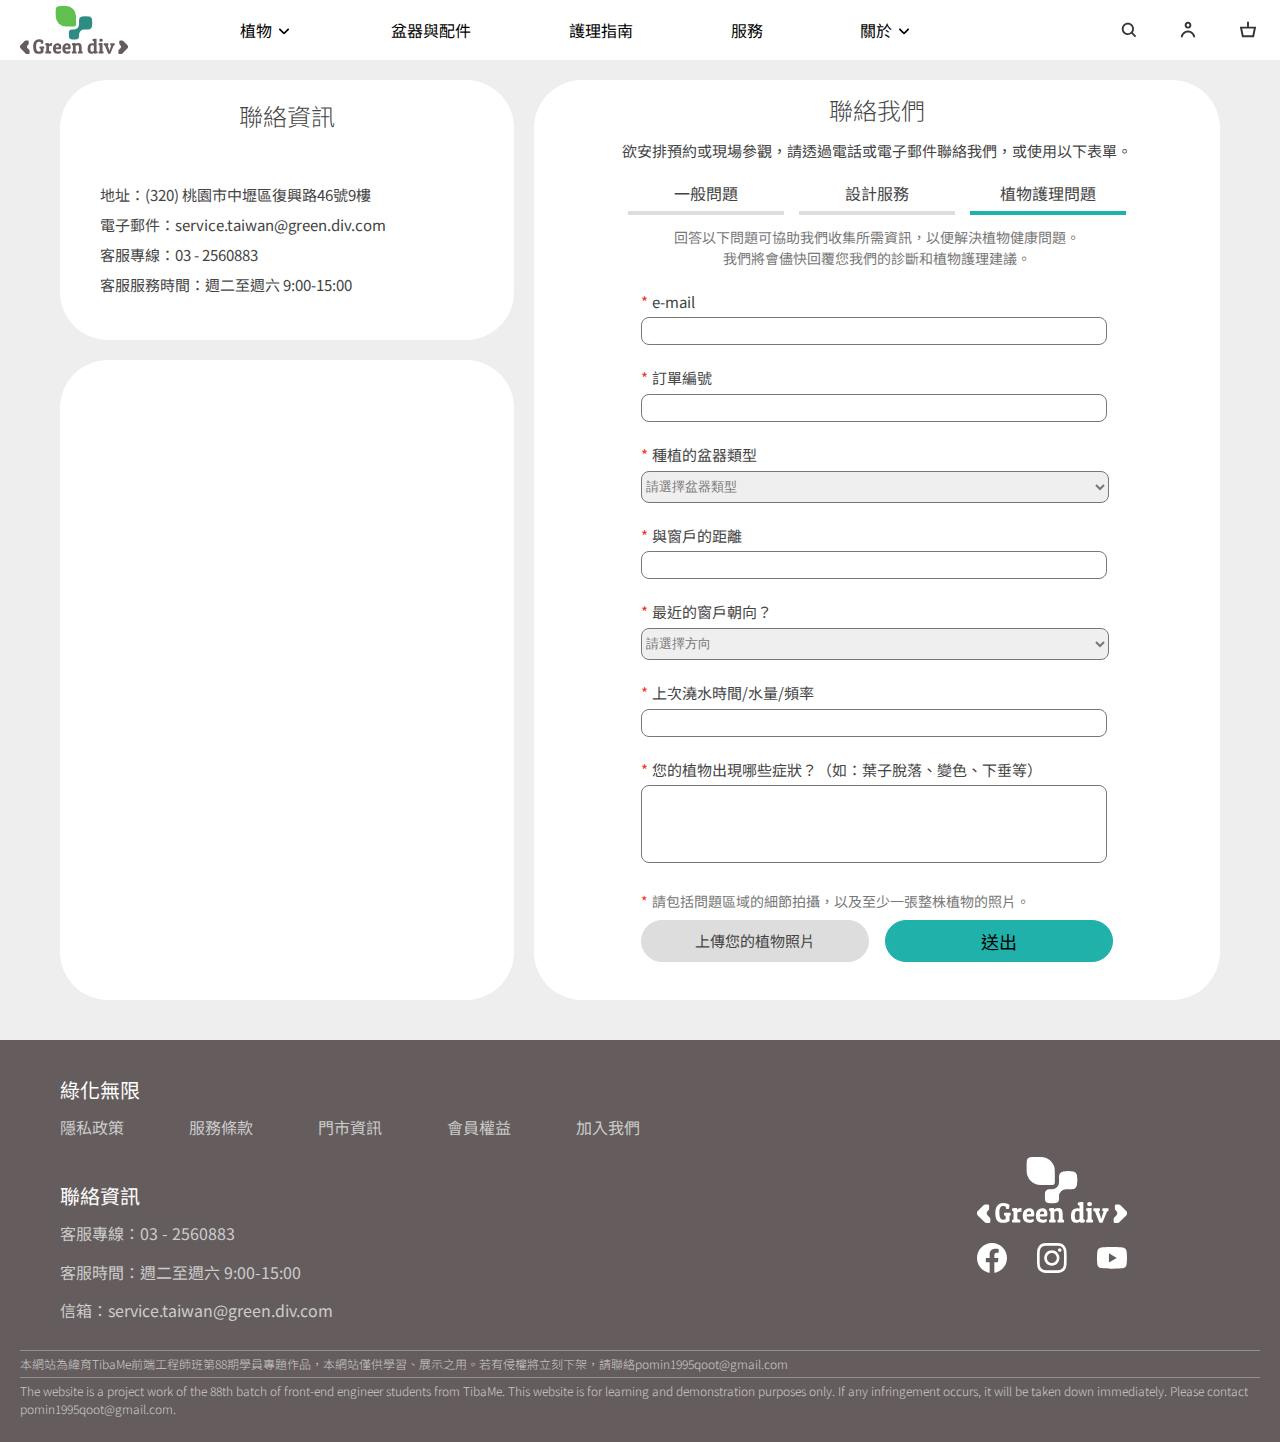
<file: contact.html>
<!DOCTYPE html>
<html lang="en">
    <head>
        <meta charset="UTF-8">
        <meta name="viewport" content="width=device-width, initial-scale=1.0">
        <title>聯絡我們 | 綠域植栽</title>
        <link rel="stylesheet" href="css/reset.css">
        <link rel="stylesheet" href="https://cdn.jsdelivr.net/npm/swiper@11/swiper-bundle.min.css"/>
        <script src="https://cdn.jsdelivr.net/npm/swiper@11/swiper-bundle.min.js"></script>
        <link rel="preconnect" href="https://fonts.googleapis.com">
        <link rel="preconnect" href="https://fonts.gstatic.com" crossorigin>
        <link href="https://fonts.googleapis.com/css2?family=Noto+Sans+TC:wght@300;400;500;600;700&display=swap"
            rel="stylesheet">
        <link rel="preconnect" href="https://fonts.googleapis.com">
        <link rel="preconnect" href="https://fonts.gstatic.com" crossorigin>
        <link href="https://fonts.googleapis.com/css2?family=Inter&display=swap" rel="stylesheet">
        <link rel="stylesheet" href="css/style.css">
        <link rel="icon" href="images/logo/GNDVlogosmall-09.svg" type="image/x-icon">
    </head>
<body id="contact-body">
    <nav>
        <div class="logobox">
            <a href="index.html">
                <img src="images/logo/GNDVlogo.svg" alt="logo">
            </a>
        </div>
        <div id="hamburger-icon"><img src="images/icons/ee.svg" alt=""></div>
        <div id="nav-menu">
            <div id="xx"><img src="images/icons/xx.svg" alt=""></div>
            <ul class="texts"> 
                <!-- 這是下拉選單 -->
                <li class="dropdown dropdown-plant">
                    <p>植物</p>
                    <div class="arrowKey">
                        <img src="images/icons/downk.png" class="arrowKeyImg">
                    </div>
                    <!-- 寫在裡面的是上邊欄 -->
                    <ul class="dropdown-content-plant">
                        <li><a href="products.html">所有植物</a></li>
                        <li><a href="products.html">寵物友善</a></li>
                        <li><a href="products.html">易於照料</a></li>
                        <li><a href="products.html">低光照需求</a></li>
                        <li><a href="products.html">大型室內植物</a></li>
                    </ul>
                </li>
                <!-- 寫在兄弟的是測邊欄 -->
                <ul class="dropdown-content">
                    <li><a href="products.html">所有植物</a></li>
                    <li><a href="products.html">寵物友善</a></li>
                    <li><a href="products.html">易於照料</a></li>
                    <li><a href="products.html">低光照需求</a></li>
                    <li><a href="products.html">大型室內植物</a></li>
                </ul>
                <li><a href="#">盆器與配件</a></li>
                <li><a href="#">護理指南</a></li>
                <li><a href="server.html">服務</a></li>
                <!-- 這是下拉選單 -->
                <li class="dropdown dropdown-about">
                    <p>關於</p>
                    <div class="arrowKey">
                        <img src="images/icons/downk.png" class="arrowKeyImg">
                    </div>
                    <ul class="dropdown-content-about">
                        <li><a href="about.html">關於我們</a></li>
                        <li><a href="contact.html">聯絡我們</a></li>
                    </ul>
                </li>
                <ul class="dropdown-content">
                    <li><a href="about.html">關於我們</a></li>
                    <li><a href="contact.html">聯絡我們</a></li>
                </ul>
            </ul> 
            <div class="icons">
                <div class="iconbox"><a href="#"><img src="images/icons/serch.svg" alt=""></a></div>
                <div class="iconbox"><a href="#"><img src="images/icons/SquirrelSetup.svg" alt=""></a></div>
                <div class="iconbox"><a href="#"><img src="images/icons/shop.svg" alt=""></a></div>
            </div>
        </div>
    </nav>   
        <div class="ctn-container">
            <div class="ctn-left-col">
                <div class="ctn-card ctn-info">
                    <h3>聯絡資訊</h3>
                    <p>
                        <span>地址：</span>(320) 桃園市中壢區復興路46號9樓<br>
                        <span>電子郵件：</span>service.taiwan@green.div.com<br>
                        <span>客服專線：</span>03 - 2560883<br>
                        <span>客服服務時間：</span>週二至週六 9:00-15:00
                
                    </p>
                </div>
                <div class="ctn-card ctn-map">
                    <div class="map-box">
                        <iframe src="https://www.google.com/maps/embed?pb=!1m18!1m12!1m3!1d3617.2490359444396!2d121.22244777503515!3d24.95764034136268!2m3!1f0!2f0!3f0!3m2!1i1024!2i768!4f13.1!3m3!1m2!1s0x346823ea50c732a5%3A0x1b5e6ee66e9fec49!2z57ev6IKyVGliYU1l6ZmE6Kit5Lit5aOi6IG36KiT5Lit5b-D!5e0!3m2!1szh-TW!2stw!4v1701140454773!5m2!1szh-TW!2stw" width="600" height="450" style="border:0;" allowfullscreen="" loading="lazy" referrerpolicy="no-referrer-when-downgrade"></iframe>
                    </div>
                </div>
            </div>
            <div class="ctn-right-col">
                <div class="ctn-form ctn-card">
                    <h3>聯絡我們</h3>
                    <p>欲安排預約或現場參觀，請透過電話或電子郵件聯絡我們，或使用以下表單。</p>
                    <div class="ctn-tab">
                    <ul class="form-ul">
                            <li class="form-li-off">一般問題</li>
                            <li class="form-li-off">設計服務</li>
                            <li class="form-li-on">植物護理問題</li>
                    </ul>                
                    <div class="tab-content-3">
                        <p>
                            回答以下問題可協助我們收集所需資訊，以便解決植物健康問題。<br>
                            我們將會儘快回覆您我們的診斷和植物護理建議。
                        </p>
                        <div class="text-div">
                            <p><span class="star">*</span>e-mail</p>
                            <input type="text" class="text-input">
                        </div>
                        <div class="text-div">
                            <p><span class="star">*</span>訂單編號</p>
                            <input type="text" class="text-input">
                        </div>
                        <div class="text-div">
                            <p><span class="star">*</span>種植的盆器類型</p>
                            <select class="text-select">
                                <option value="">請選擇盆器類型</option>
                                <option value="nursery-pot">苗圃盆</option>
                                <option value="standard-planter">標準盆</option>
                                <option value="self-watering-container">自動澆水花盆</option>
                            </select>
                        </div>
                        <div class="text-div">
                            <p><span class="star">*</span>與窗戶的距離</p>
                            <input type="text" class="text-input">
                        </div>    
                        <div class="text-div">
                            <p><span class="star">*</span>最近的窗戶朝向？</p>
                            <select class="text-select">
                                <option value="">請選擇方向</option>
                                <option value="north">北</option>
                                <option value="east">東</option>
                                <option value="south">南</option>
                                <option value="west">西</option>
                            </select>
                        </div>
                        <div class="text-div">
                            <p><span class="star">*</span>上次澆水時間/水量/頻率</p>
                            <input type="text" class="text-input">
                        </div>
                        <div class="text-div">  
                            <p><span class="star">*</span>您的植物出現哪些症狀？（如：葉子脫落、變色、下垂等）</p>
                            <textarea class="text-input textarea-drn"></textarea>
                        </div>
                        <div class="text-div">
                            <p class="pic-text"><span class="star">*</span>請包括問題區域的細節拍攝，以及至少一張整株植物的照片。</p>
                            <div class="co2-buttons">
                                <div class="co2-button co2-buttons-picsub">上傳您的植物照片</div> 
                                <div class="co2-button co2-buttons-submit">送出</div>        
                            </div>
                        </div>
                    </div>
                    </div>
                </div>
            </div>    
        </div>
        <footer class="footer-background">
            <div class="footer-container">
                <div class="footer-row">
                    <div class="footer-infos">
                        <div class="footer-info-1st footer-info">
                            <div class="footer-info-title footer-info-1st-title">綠化無限</div>
                            <div class="footer-info-text-1st">
                                <div class="footer-info-text"><a href="">隱私政策</a></div>
                                <div class="footer-info-text"><a href="">服務條款</a></div>
                                <div class="footer-info-text"><a href="">門市資訊</a></div>
                                <div class="footer-info-text"><a href="">會員權益</a></div>
                                <div class="footer-info-text"><a href="">加入我們</a></div>
                            </div>
                        </div>
                        <div class="footer-info-2nd footer-info">
                            <div class="footer-info-title footer-info-2nd">聯絡資訊</div>
                                <div class="footer-info-text-2nd">
                                <div class="footer-info-text footer-info-text-2nd">客服專線：03 - 2560883</div>
                                <div class="footer-info-text footer-info-text-2nd">客服時間：週二至週六 9:00-15:00</div>
                                <div class="footer-info-text footer-info-text-2nd">信箱：<a href="">service.taiwan@green.div.com</a></div>
                            </div>
                        </div>
                    </div>
                    <div class="footer-logos">
                        <div class="footer-logos-logo"><img src="images/logo/GNDVlogo-white.svg"></div>
                        <div class="footer-logos-icons">
                            <div class="footer-icon"><a href="#"><img src="images/icons/icon _Facebook_.svg"></a></div>
                            <div class="footer-icon"><a href="#"><img src="images/icons/icon _Instagram_.svg"></a></div>
                            <div class="footer-icon"><a href=""><img src="images/icons/icon _YouTube_.svg"></a></div>
                        </div>
                    </div>
                </div>
                <div class="footer-buttom">
                    <p>
                        本網站為緯育TibaMe前端工程師班第88期學員專題作品，本網站僅供學習、展示之用。若有侵權將立刻下架，請聯絡pomin1995qoot@gmail.com
                    </p>
                    <p>
                        The website is a project work of the 88th batch of front-end engineer students from TibaMe. This website is for learning and demonstration purposes only. If any infringement occurs, it will be taken down immediately. Please contact pomin1995qoot@gmail.com.
                    </p>
                </div>
            </div>
        </footer>
        <script>
            //點擊漢堡icon，選單打開/關閉的事件處理器
            document.getElementById('hamburger-icon').addEventListener('click', function() {
                var menu = document.getElementById('nav-menu');
                if (menu.style.right === '0px') {
                    menu.style.right = '-100%'; // 隐藏
                } else {
                    menu.style.right = '0px'; // 显示
                }
            });
        </script>
        <script>
            //點擊叉叉icon，選單打開/關閉的事件處理器
            document.getElementById('xx').addEventListener('click', function() {
            var menu = document.getElementById('nav-menu');
            if (menu.style.right === '0px') {
                menu.style.right = '-100%'; // 隐藏
            } else {
                menu.style.right = '0px'; // 显示
            }
        });
        </script>
        <script>
            //阻止漢堡面板的穿透滾動
            document.querySelector('#nav-menu').addEventListener('wheel', function(event) {
                var deltaY = event.deltaY;
                var contentHeight = this.scrollHeight;
                var visibleHeight = this.offsetHeight;
                var scrollTop = this.scrollTop;
        
                if ((scrollTop === 0 && deltaY < 0) || (scrollTop + visibleHeight >= contentHeight && deltaY > 0)) {
                    event.preventDefault();
                }
            }, { passive: false });
        
        </script>
        <script>
            //漢堡面板的下拉選單
            document.addEventListener('DOMContentLoaded', function () {
                var dropdowns = document.querySelectorAll('.dropdown');
        
                dropdowns.forEach(function (dropdown) {
                    dropdown.addEventListener('click', function () {
                        // 每次点击时都检查视口宽度
                        if (window.innerWidth < 992) {
                            var dropdownContent = this.nextElementSibling;
                            var arrowKeyImg = this.querySelector('.arrowKeyImg'); // 获取当前箭头图像
        
                            // 切换内容高度
                            if (dropdownContent.style.height && dropdownContent.style.height !== '0px') {
                                dropdownContent.style.height = '0px';
                            } else {
                                dropdownContent.style.height = dropdownContent.scrollHeight + 'px';
                            }
        
                            // 切换箭头旋转状态
                            arrowKeyImg.classList.toggle('rotated');
                        } 
                    });
                });
            });
        
        </script>
</body>
</html>
</file>
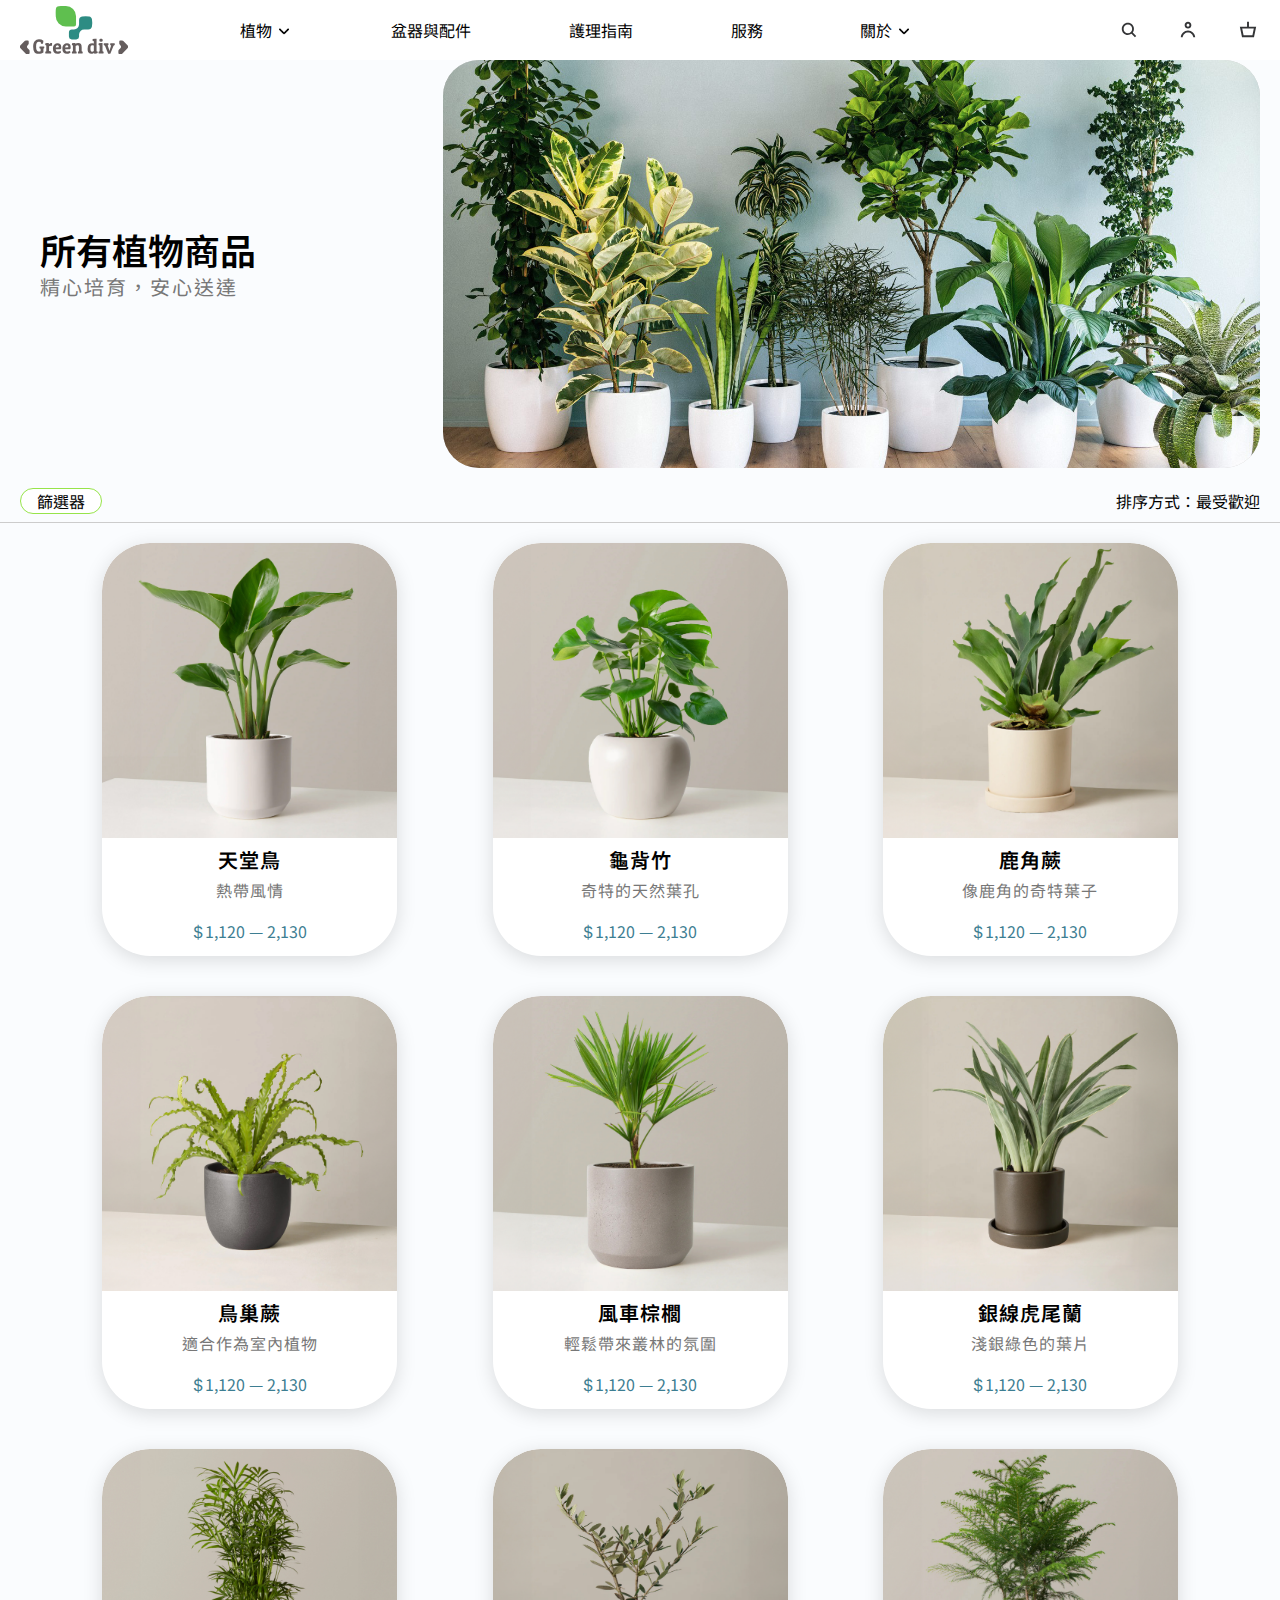
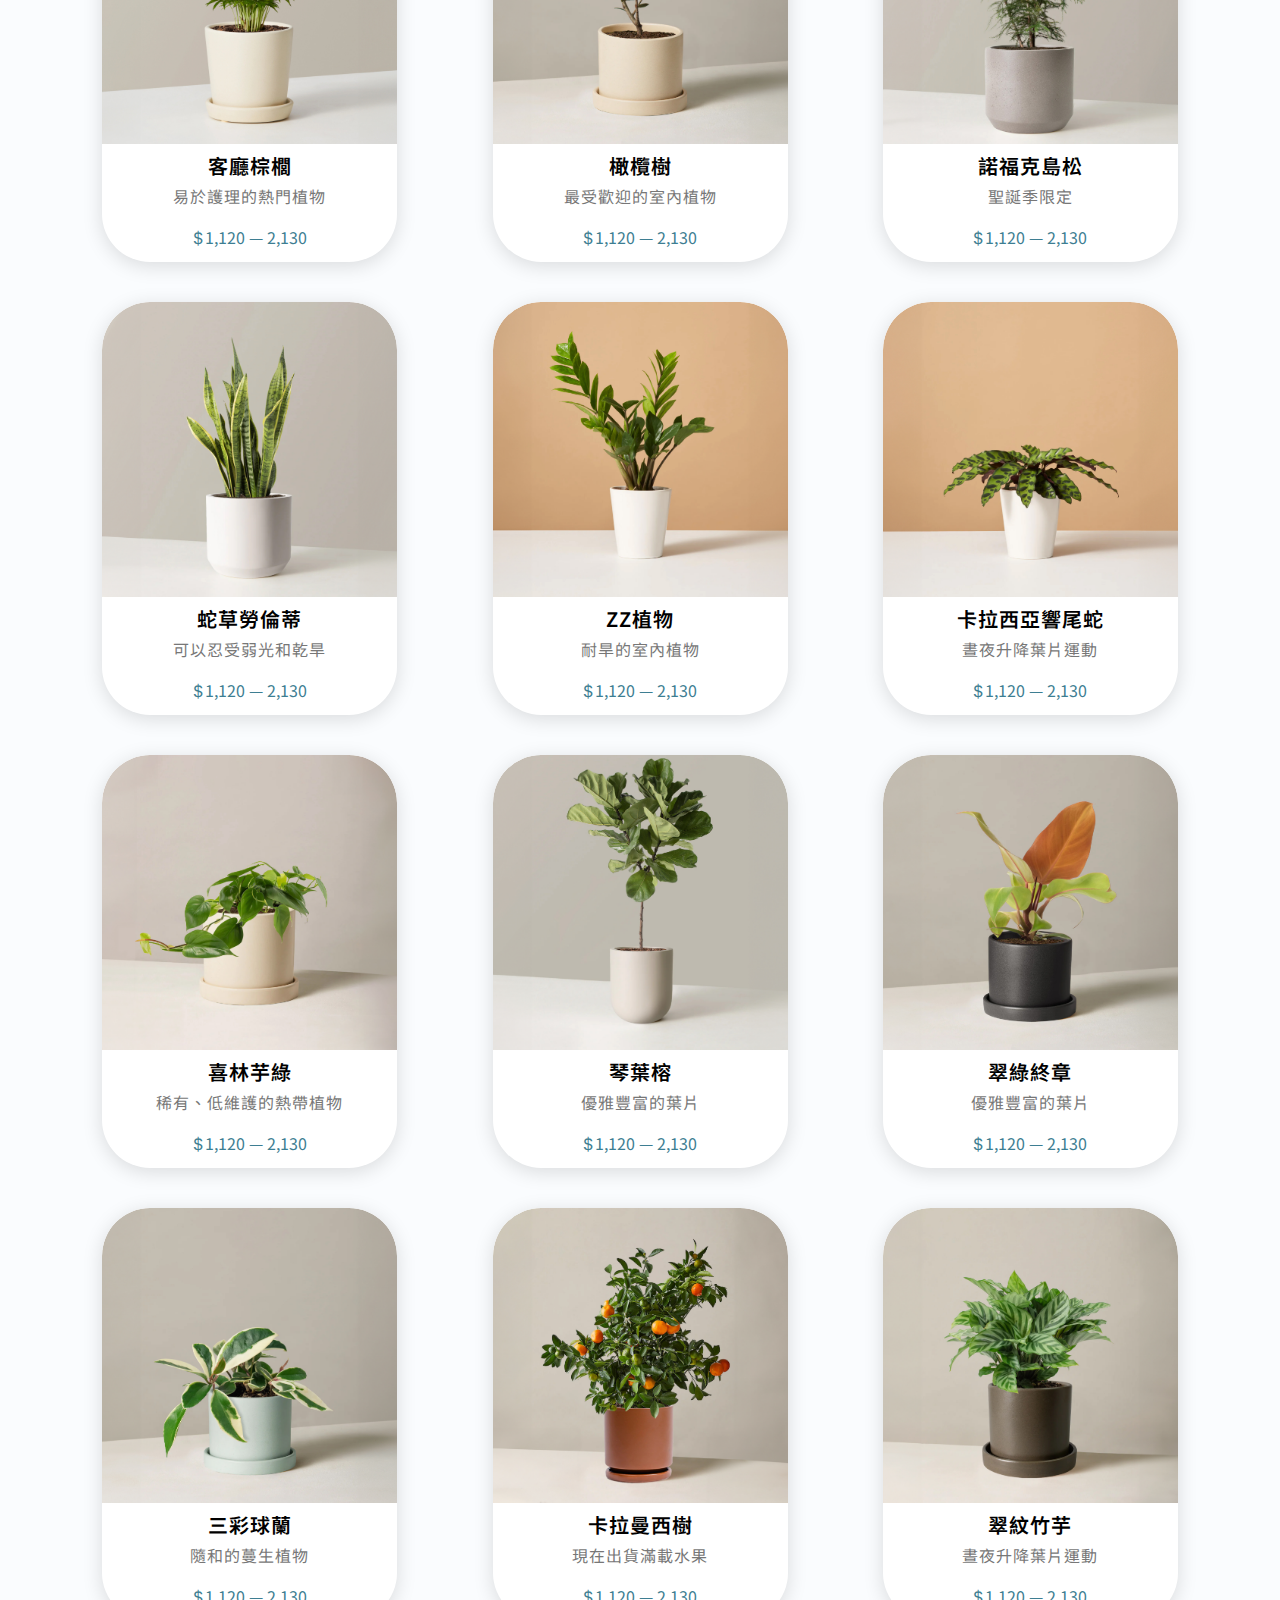
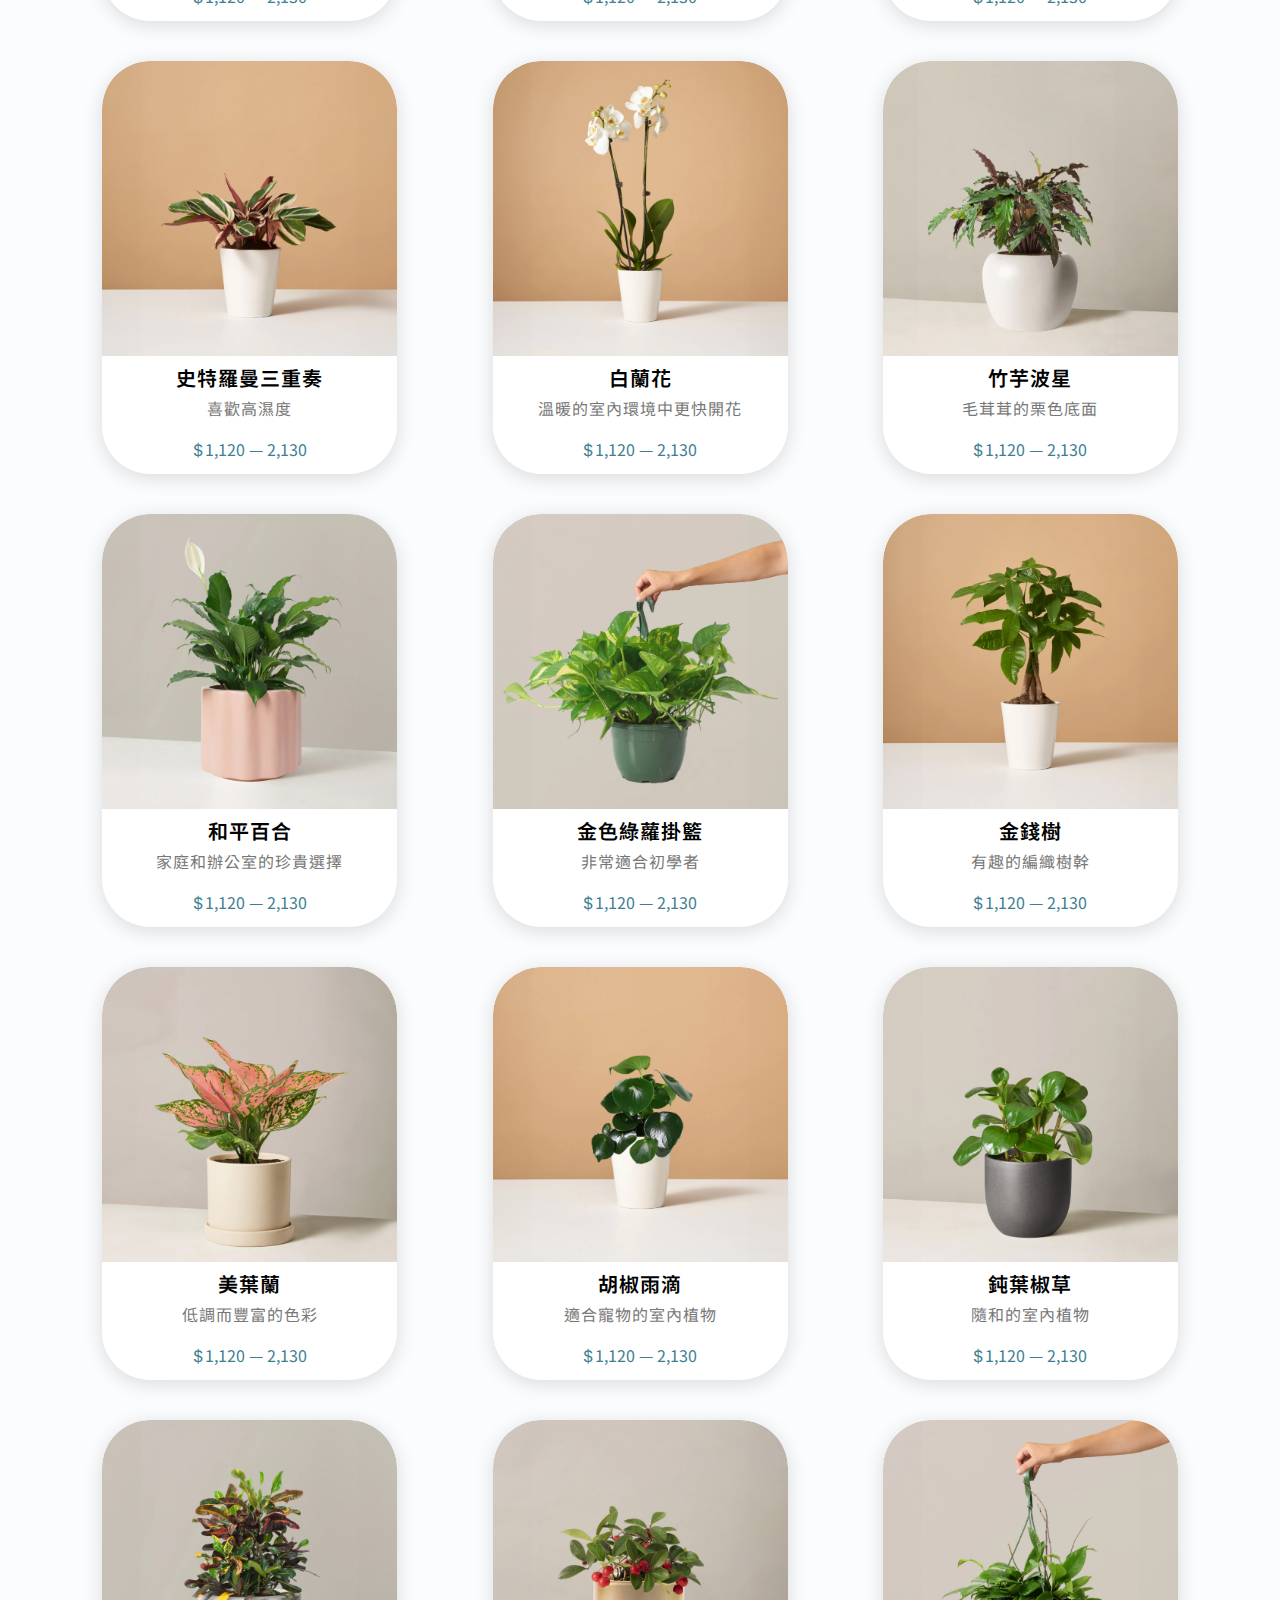
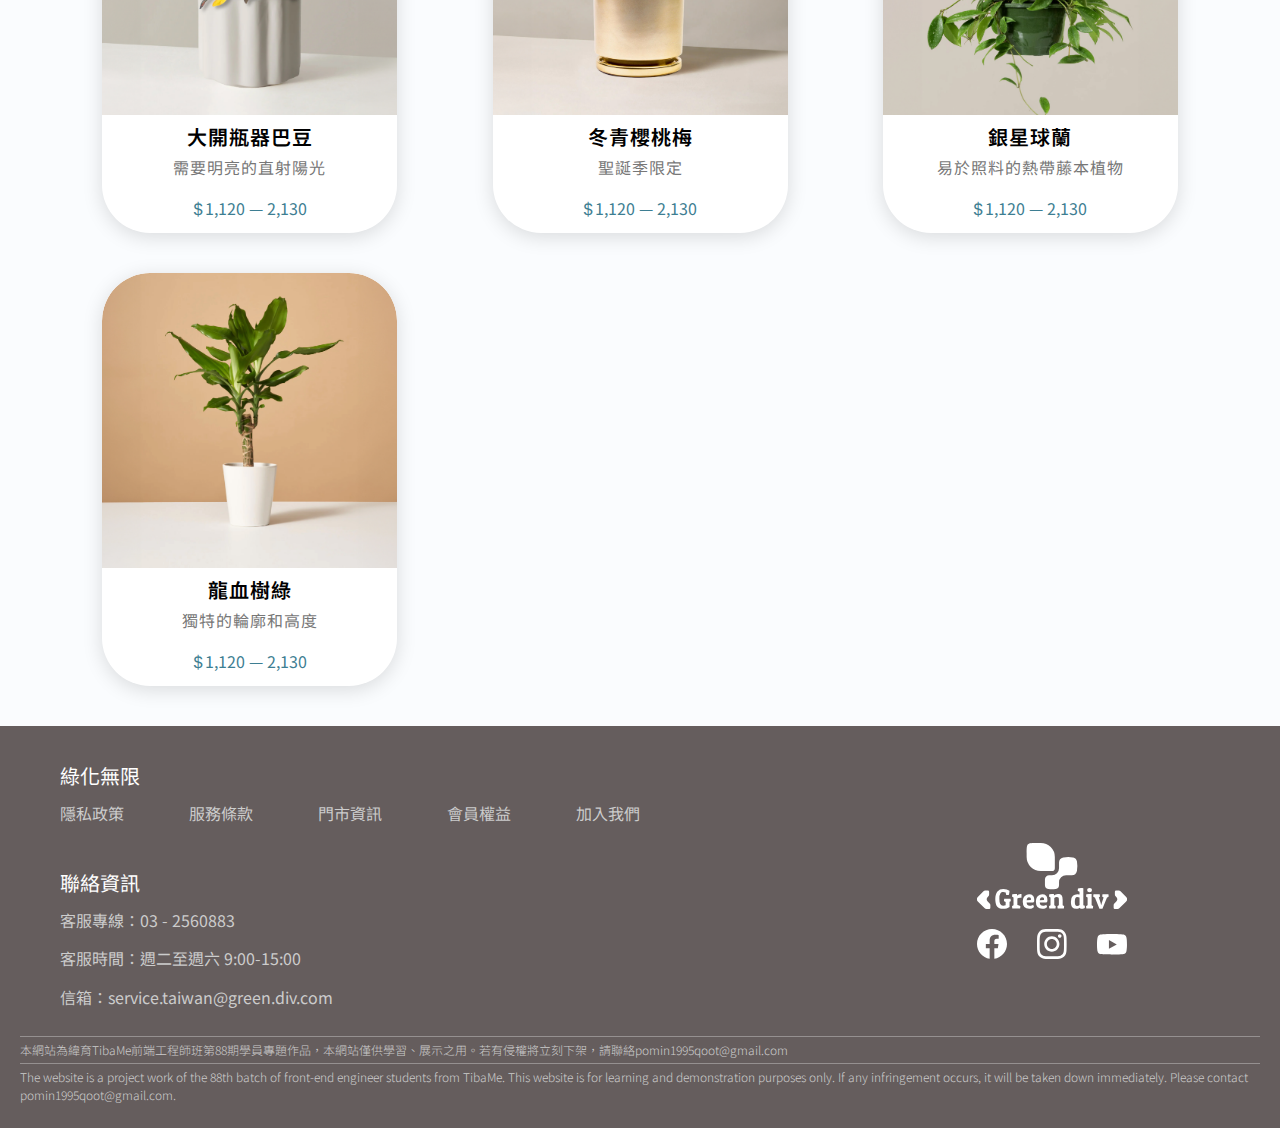
<file: products.html>
<!DOCTYPE html>
<html lang="en">
<head>
    <meta charset="UTF-8">
    <meta name="viewport" content="width=device-width, initial-scale=1.0">
    <title>商品 | 綠域植栽</title>
    <link rel="stylesheet" href="css/reset.css">
    <link rel="stylesheet" href="https://cdn.jsdelivr.net/npm/swiper@11/swiper-bundle.min.css"/>
    <script src="https://cdn.jsdelivr.net/npm/swiper@11/swiper-bundle.min.js"></script>
    <link rel="preconnect" href="https://fonts.googleapis.com">
    <link rel="preconnect" href="https://fonts.gstatic.com" crossorigin>
    <link href="https://fonts.googleapis.com/css2?family=Noto+Sans+TC:wght@300;400;500;600;700&display=swap"
        rel="stylesheet">
    <link rel="preconnect" href="https://fonts.googleapis.com">
    <link rel="preconnect" href="https://fonts.gstatic.com" crossorigin>
    <link href="https://fonts.googleapis.com/css2?family=Inter&display=swap" rel="stylesheet">
    <link rel="stylesheet" href="css/style.css">
    <link rel="icon" href="images/logo/GNDVlogosmall-09.svg" type="image/x-icon">

</head>
<body id="products-body">
    <nav>
        <div class="logobox">
            <a href="index.html">
                <img src="images/logo/GNDVlogo.svg" alt="logo">
            </a>
        </div>
        <div id="hamburger-icon"><img src="images/icons/ee.svg" alt=""></div>
        <div id="nav-menu">
            <div id="xx"><img src="images/icons/xx.svg" alt=""></div>
            <ul class="texts"> 
                <!-- 這是下拉選單 -->
                <li class="dropdown dropdown-plant">
                    <p>植物</p>
                    <div class="arrowKey">
                        <img src="images/icons/downk.png" class="arrowKeyImg">
                    </div>
                    <!-- 寫在裡面的是上邊欄 -->
                    <ul class="dropdown-content-plant">
                        <li><a href="products.html">所有植物</a></li>
                        <li><a href="products.html">寵物友善</a></li>
                        <li><a href="products.html">易於照料</a></li>
                        <li><a href="products.html">低光照需求</a></li>
                        <li><a href="products.html">大型室內植物</a></li>
                    </ul>
                </li>
                <!-- 寫在兄弟的是測邊欄 -->
                <ul class="dropdown-content">
                    <li><a href="products.html">所有植物</a></li>
                    <li><a href="products.html">寵物友善</a></li>
                    <li><a href="products.html">易於照料</a></li>
                    <li><a href="products.html">低光照需求</a></li>
                    <li><a href="products.html">大型室內植物</a></li>
                </ul>
                <li><a href="#">盆器與配件</a></li>
                <li><a href="#">護理指南</a></li>
                <li><a href="server.html">服務</a></li>
                <!-- 這是下拉選單 -->
                <li class="dropdown dropdown-about">
                    <p>關於</p>
                    <div class="arrowKey">
                        <img src="images/icons/downk.png" class="arrowKeyImg">
                    </div>
                    <ul class="dropdown-content-about">
                        <li><a href="about.html">關於我們</a></li>
                        <li><a href="contact.html">聯絡我們</a></li>
                    </ul>
                </li>
                <ul class="dropdown-content">
                    <li><a href="about.html">關於我們</a></li>
                    <li><a href="contact.html">聯絡我們</a></li>
                </ul>
            </ul> 
            <div class="icons">
                <div class="iconbox"><a href="#"><img src="images/icons/serch.svg" alt=""></a></div>
                <div class="iconbox"><a href="#"><img src="images/icons/SquirrelSetup.svg" alt=""></a></div>
                <div class="iconbox"><a href="#"><img src="images/icons/shop.svg" alt=""></a></div>
            </div>
        </div>
    </nav>
    <div class="goods-banner-container">
        <div class="goods-banner-textbox">
            <div class="goods-banner-title">所有植物商品</div>
            <div class="goods-banner-text"><p>精心培育，安心送達</p></div>
        </div>
        <div class="goods-banner-imagebox">
            <img src="images/other/allgoods.jpg" alt="">
        </div>
    </div>
    <div class="all-goods-container">
        <div class="filter-switch">
            <label for="toggle-filter" class="filter-button">
                篩選器
            </label>
            <div class="filter-order">排序方式：最受歡迎</div>
        </div>
        <div class="greyline"></div>
        <input type="checkbox" id="toggle-filter" class="toggle-filter-checkbox">
        <label for="toggle-filter" class="pane-background"></label>
        <div class="filter-row">
            <aside class="filter-pane">
                <p class="pane-title"><a href="goods.html">所有植物</a></p>
                <p class="pane-title"><a href="pet-frienfly.html">寵物友善</a></p>
                <p class="pane-title"><a href="pet-large.html">大型植物</a></p>
                <p class="pane-title"><a href="#">耐弱光性</a></p>
                <p class="pane-title"><a href="#">適合初學者</a></p>
                <div class="pane-line"></div>
                <p class="pane-title">尺寸</p>
                <p class="pane-text">
                    <label>
                        <input type="checkbox"> 小型
                    </label>
                </p>
                <p class="pane-text">
                    <label>
                        <input type="checkbox"> 中等
                    </label>
                </p>
                <p class="pane-text">
                    <label>
                        <input type="checkbox"> 大型
                    </label>
                </p>
                <div class="pane-line"></div>
                <p class="pane-title">光照需求</p>
                <p class="pane-text">
                    <label>
                        <input type="checkbox"> 直接照射
                    </label>
                </p>
                <p class="pane-text">
                    <label>
                        <input type="checkbox"> 間接照射
                    </label>
                </p>
                <p class="pane-text">
                    <label>
                        <input type="checkbox"> 低弱光需求
                    </label>
                </p>
                <div class="pane-line"></div>
                <p class="pane-title"><a href="#">促銷商品</a></p>        
            </aside>
            
            <div class="goods-container-row">
                <div class="goods-container">
                    <div class="goods-card">
                        <a href="products/23-bird-of-paradise.html">
                            <div class="goods-card-imagebox">
                                <img src="images/plants/23.jpg" alt="">
                            </div>
                            <div class="goods-card-textbox">
                                <div class="goods-card-title">天堂鳥</div>
                                <div class="goods-card-text">熱帶風情</div>
                                <div class="goods-card-price"><span>$</span>1,120 — 2,130</div>
                            </div>
                        </a>
                    </div>
                    <div class="goods-card">
                        <a href="products/23-bird-of-paradise.html">
                            <div class="goods-card-imagebox">
                                <img src="images/plants/31.jpg" alt="">
                            </div>
                            <div class="goods-card-textbox">
                                <div class="goods-card-title">龜背竹</div>
                                <div class="goods-card-text">奇特的天然葉孔</div>
                                <div class="goods-card-price"><span>$</span>1,120 — 2,130</div>
                            </div>
                        </a>
                    </div>
                    <div class="goods-card">
                        <a href="products/23-bird-of-paradise.html">
                            <div class="goods-card-imagebox">
                                <img src="images/plants/18.jpg" alt="">
                            </div>
                            <div class="goods-card-textbox">
                                <div class="goods-card-title">鹿角蕨</div>
                                <div class="goods-card-text">像鹿角的奇特葉子</div>
                                <div class="goods-card-price"><span>$</span>1,120 — 2,130</div>
                            </div>
                        </a>
                    </div>
                    <div class="goods-card">
                        <a href="#">
                            <div class="goods-card-imagebox">
                                <img src="images/plants/17.jpg" alt="">
                            </div>
                            <div class="goods-card-textbox">
                                <div class="goods-card-title">鳥巢蕨</div>
                                <div class="goods-card-text">適合作為室內植物</div>
                                <div class="goods-card-price"><span>$</span>1,120 — 2,130</div>
                            </div>
                        </a>
                    </div>
                    <div class="goods-card">
                        <a href="products/23-bird-of-paradise.html">
                            <div class="goods-card-imagebox">
                                <img src="images/plants/15.jpg" alt="">
                            </div>
                            <div class="goods-card-textbox">
                                <div class="goods-card-title">風車棕櫚</div>
                                <div class="goods-card-text">輕鬆帶來叢林的氛圍</div>
                                <div class="goods-card-price"><span>$</span>1,120 — 2,130</div>
                            </div>
                        </a>
                    </div>
                    <div class="goods-card">
                        <a href="products/23-bird-of-paradise.html">
                            <div class="goods-card-imagebox">
                                <img src="images/plants/27.jpg" alt="">
                            </div>
                            <div class="goods-card-textbox">
                                <div class="goods-card-title">銀線虎尾蘭</div>
                                <div class="goods-card-text">淺銀綠色的葉片</div>
                                <div class="goods-card-price"><span>$</span>1,120 — 2,130</div>
                            </div>
                        </a>
                    </div>
                    <div class="goods-card">
                        <a href="products/23-bird-of-paradise.html">
                            <div class="goods-card-imagebox">
                                <img src="images/plants/12.jpg" alt="">
                            </div>
                            <div class="goods-card-textbox">
                                <div class="goods-card-title">客廳棕櫚</div>
                                <div class="goods-card-text">易於護理的熱門植物</div>
                                <div class="goods-card-price"><span>$</span>1,120 — 2,130</div>
                            </div>
                        </a>
                    </div>
                    <div class="goods-card">
                        <a href="products/23-bird-of-paradise.html">
                            <div class="goods-card-imagebox">
                                <img src="images/plants/28.jpg" alt="">
                            </div>
                            <div class="goods-card-textbox">
                                <div class="goods-card-title">橄欖樹</div>
                                <div class="goods-card-text">最受歡迎的室內植物</div>
                                <div class="goods-card-price"><span>$</span>1,120 — 2,130</div>
                            </div>
                        </a>
                    </div>
                    <div class="goods-card">
                        <a href="products/23-bird-of-paradise.html">
                            <div class="goods-card-imagebox">
                                <img src="images/plants/29.jpg" alt="">
                            </div>
                            <div class="goods-card-textbox">
                                <div class="goods-card-title">諾福克島松</div>
                                <div class="goods-card-text">聖誕季限定</div>
                                <div class="goods-card-price"><span>$</span>1,120 — 2,130</div>
                            </div>
                        </a>
                    </div>
                    <div class="goods-card">
                        <a href="products/23-bird-of-paradise.html">
                            <div class="goods-card-imagebox">
                                <img src="images/plants/16.jpg" alt="">
                            </div>
                            <div class="goods-card-textbox">
                                <div class="goods-card-title">蛇草勞倫蒂</div>
                                <div class="goods-card-text">可以忍受弱光和乾旱</div>
                                <div class="goods-card-price"><span>$</span>1,120 — 2,130</div>
                            </div>
                        </a>
                    </div>
                    <div class="goods-card">
                        <a href="products/23-bird-of-paradise.html">
                            <div class="goods-card-imagebox">
                                <img src="images/plants/1.jpg" alt="">
                            </div>
                            <div class="goods-card-textbox">
                                <div class="goods-card-title">ZZ植物</div>
                                <div class="goods-card-text">耐旱的室內植物</div>
                                <div class="goods-card-price"><span>$</span>1,120 — 2,130</div>
                            </div>
                        </a>
                    </div>
                    <div class="goods-card">
                        <a href="products/23-bird-of-paradise.html">
                            <div class="goods-card-imagebox">
                                <img src="images/plants/4.jpg" alt="">
                            </div>
                            <div class="goods-card-textbox">
                                <div class="goods-card-title">卡拉西亞響尾蛇</div>
                                <div class="goods-card-text">晝夜升降葉片運動</div>
                                <div class="goods-card-price"><span>$</span>1,120 — 2,130</div>
                            </div>
                        </a>
                    </div>
                    <div class="goods-card">
                        <a href="products/23-bird-of-paradise.html">
                            <div class="goods-card-imagebox">
                                <img src="images/plants/19.jpg" alt="">
                            </div>
                            <div class="goods-card-textbox">
                                <div class="goods-card-title">喜林芋綠</div>
                                <div class="goods-card-text">稀有、低維護的熱帶植物</div>
                                <div class="goods-card-price"><span>$</span>1,120 — 2,130</div>
                            </div>
                        </a>
                    </div>
                    <div class="goods-card">
                        <a href="products/23-bird-of-paradise.html">
                            <div class="goods-card-imagebox">
                                <img src="images/plants/20.jpg" alt="">
                            </div>
                            <div class="goods-card-textbox">
                                <div class="goods-card-title">琴葉榕</div>
                                <div class="goods-card-text">優雅豐富的葉片</div>
                                <div class="goods-card-price"><span>$</span>1,120 — 2,130</div>
                            </div>
                        </a>
                    </div>
                    <div class="goods-card">
                        <a href="products/23-bird-of-paradise.html">
                            <div class="goods-card-imagebox">
                                <img src="images/plants/25.jpg" alt="">
                            </div>
                            <div class="goods-card-textbox">
                                <div class="goods-card-title">翠綠終章</div>
                                <div class="goods-card-text">優雅豐富的葉片</div>
                                <div class="goods-card-price"><span>$</span>1,120 — 2,130</div>
                            </div>
                        </a>
                    </div>
                    <div class="goods-card">
                        <a href="products/23-bird-of-paradise.html">
                            <div class="goods-card-imagebox">
                                    <img src="images/plants/2.jpg" alt="">
                            </div>
                            <div class="goods-card-textbox">
                                <div class="goods-card-title">三彩球蘭</div>
                                <div class="goods-card-text">隨和的蔓生植物</div>
                                <div class="goods-card-price"><span>$</span>1,120 — 2,130</div>
                            </div>
                        </a>
                    </div>
                    <div class="goods-card">
                        <a href="products/23-bird-of-paradise.html">
                            <div class="goods-card-imagebox">
                                <img src="images/plants/5.jpg" alt="">
                            </div>
                            <div class="goods-card-textbox">
                                <div class="goods-card-title">卡拉曼西樹</div>
                                <div class="goods-card-text">現在出貨滿載水果</div>
                                <div class="goods-card-price"><span>$</span>1,120 — 2,130</div>
                            </div>
                        </a>
                    </div>
                    <div class="goods-card">
                        <a href="products/23-bird-of-paradise.html">
                            <div class="goods-card-imagebox">
                                <img src="images/plants/24.jpg" alt="">
                            </div>
                            <div class="goods-card-textbox">
                                <div class="goods-card-title">翠紋竹芋</div>
                                <div class="goods-card-text">晝夜升降葉片運動</div>
                                <div class="goods-card-price"><span>$</span>1,120 — 2,130</div>
                            </div>
                        </a>
                    </div>
                    <div class="goods-card">
                        <a href="products/23-bird-of-paradise.html">
                            <div class="goods-card-imagebox">
                                <img src="images/plants/6.jpg" alt="">
                            </div>
                            <div class="goods-card-textbox">
                                <div class="goods-card-title">史特羅曼三重奏</div>
                                <div class="goods-card-text">喜歡高濕度</div>
                                <div class="goods-card-price"><span>$</span>1,120 — 2,130</div>
                            </div>
                        </a>
                    </div>
                    <div class="goods-card">
                        <a href="products/23-bird-of-paradise.html">
                            <div class="goods-card-imagebox">
                                <img src="images/plants/7.jpg" alt="">
                            </div>
                            <div class="goods-card-textbox">
                                <div class="goods-card-title">白蘭花</div>
                                <div class="goods-card-text">溫暖的室內環境中更快開花</div>
                                <div class="goods-card-price"><span>$</span>1,120 — 2,130</div>
                            </div>
                        </a>
                    </div>
                    <div class="goods-card">
                        <a href="products/23-bird-of-paradise.html">
                            <div class="goods-card-imagebox">
                                <img src="images/plants/8.jpg" alt="">
                            </div>
                            <div class="goods-card-textbox">
                                <div class="goods-card-title">竹芋波星</div>
                                <div class="goods-card-text">毛茸茸的栗色底面</div>
                                <div class="goods-card-price"><span>$</span>1,120 — 2,130</div>
                            </div>
                        </a>
                    </div>
                    <div class="goods-card">
                        <a href="products/23-bird-of-paradise.html">
                            <div class="goods-card-imagebox">
                                <img src="images/plants/9.jpg" alt="">
                            </div>
                            <div class="goods-card-textbox">
                                <div class="goods-card-title">和平百合</div>
                                <div class="goods-card-text">家庭和辦公室的珍貴選擇</div>
                                <div class="goods-card-price"><span>$</span>1,120 — 2,130</div>
                            </div>
                        </a>
                    </div>
                    <div class="goods-card">
                        <a href="products/23-bird-of-paradise.html">
                            <div class="goods-card-imagebox">
                                <img src="images/plants/10.jpg" alt="">
                            </div>
                            <div class="goods-card-textbox">
                                <div class="goods-card-title">金色綠蘿掛籃</div>
                                <div class="goods-card-text">非常適合初學者</div>
                                <div class="goods-card-price"><span>$</span>1,120 — 2,130</div>
                            </div>
                        </a>
                    </div>
                    <div class="goods-card">
                        <a href="products/23-bird-of-paradise.html">
                            <div class="goods-card-imagebox">
                                <img src="images/plants/11.jpg" alt="">
                            </div>
                            <div class="goods-card-textbox">
                                <div class="goods-card-title">金錢樹</div>
                                <div class="goods-card-text">有趣的編織樹幹</div>
                                <div class="goods-card-price"><span>$</span>1,120 — 2,130</div>
                            </div>
                        </a>
                    </div>
                    <div class="goods-card">
                        <a href="products/23-bird-of-paradise.html">
                            <div class="goods-card-imagebox">
                                <img src="images/plants/13.jpg" alt="">
                            </div>
                            <div class="goods-card-textbox">
                                <div class="goods-card-title">美葉蘭</div>
                                <div class="goods-card-text">低調而豐富的色彩</div>
                                <div class="goods-card-price"><span>$</span>1,120 — 2,130</div>
                            </div>
                        </a>
                    </div>
                    <div class="goods-card">
                        <a href="products/23-bird-of-paradise.html">
                            <div class="goods-card-imagebox">
                                <img src="images/plants/14.jpg" alt="">
                            </div>
                            <div class="goods-card-textbox">
                                <div class="goods-card-title">胡椒雨滴</div>
                                <div class="goods-card-text">適合寵物的室內植物</div>
                                <div class="goods-card-price"><span>$</span>1,120 — 2,130</div>
                            </div>
                        </a>
                    </div>
                    <div class="goods-card">
                        <a href="products/23-bird-of-paradise.html">
                            <div class="goods-card-imagebox">
                                <img src="images/plants/21.jpg" alt="">
                            </div>
                            <div class="goods-card-textbox">
                                <div class="goods-card-title">鈍葉椒草</div>
                                <div class="goods-card-text">隨和的室內植物</div>
                                <div class="goods-card-price"><span>$</span>1,120 — 2,130</div>
                            </div>
                        </a>
                    </div>
                
                    <div class="goods-card">
                        <a href="products/23-bird-of-paradise.html">
                            <div class="goods-card-imagebox">
                                <img src="images/plants/22.jpg" alt="">
                            </div>
                            <div class="goods-card-textbox">
                                <div class="goods-card-title">大開瓶器巴豆</div>
                                <div class="goods-card-text">需要明亮的直射陽光</div>
                                <div class="goods-card-price"><span>$</span>1,120 — 2,130</div>
                            </div>
                        </a>
                    </div>
                    <div class="goods-card">
                        <a href="products/23-bird-of-paradise.html">
                            <div class="goods-card-imagebox">
                                <img src="images/plants/3.jpg" alt="">
                            </div>
                            <div class="goods-card-textbox">
                                <div class="goods-card-title">冬青櫻桃梅</div>
                                <div class="goods-card-text">聖誕季限定</div>
                                <div class="goods-card-price"><span>$</span>1,120 — 2,130</div>
                            </div>
                        </a>
                    </div>
                    <div class="goods-card">
                        <a href="products/23-bird-of-paradise.html">
                            <div class="goods-card-imagebox">
                                <img src="images/plants/26.jpg" alt="">
                            </div>
                            <div class="goods-card-textbox">
                                <div class="goods-card-title">銀星球蘭</div>
                                <div class="goods-card-text">易於照料的熱帶藤本植物</div>
                                <div class="goods-card-price"><span>$</span>1,120 — 2,130</div>
                            </div>
                        </a>
                    </div>
                    
                    <div class="goods-card">
                        <a href="products/23-bird-of-paradise.html">
                            <div class="goods-card-imagebox">
                                <img src="images/plants/30.jpg" alt="">
                            </div>
                            <div class="goods-card-textbox">
                                <div class="goods-card-title">龍血樹綠</div>
                                <div class="goods-card-text">獨特的輪廓和高度</div>
                                <div class="goods-card-price"><span>$</span>1,120 — 2,130</div>
                            </div>
                        </a>
                    </div>
                
                    
                    
                </div>
            </div>
        </div>
    </div>
    <footer class="footer-background">
        <div class="footer-container">
            <div class="footer-row">
                <div class="footer-infos">
                    <div class="footer-info-1st footer-info">
                        <div class="footer-info-title footer-info-1st-title">綠化無限</div>
                        <div class="footer-info-text-1st">
                            <div class="footer-info-text"><a href="">隱私政策</a></div>
                            <div class="footer-info-text"><a href="">服務條款</a></div>
                            <div class="footer-info-text"><a href="">門市資訊</a></div>
                            <div class="footer-info-text"><a href="">會員權益</a></div>
                            <div class="footer-info-text"><a href="">加入我們</a></div>
                        </div>
                    </div>
                    <div class="footer-info-2nd footer-info">
                        <div class="footer-info-title footer-info-2nd">聯絡資訊</div>
                            <div class="footer-info-text-2nd">
                            <div class="footer-info-text footer-info-text-2nd">客服專線：03 - 2560883</div>
                            <div class="footer-info-text footer-info-text-2nd">客服時間：週二至週六 9:00-15:00</div>
                            <div class="footer-info-text footer-info-text-2nd">信箱：<a href="">service.taiwan@green.div.com</a></div>
                        </div>
                    </div>
                </div>
                <div class="footer-logos">
                    <div class="footer-logos-logo"><img src="images/logo/GNDVlogo-white.svg"></div>
                    <div class="footer-logos-icons">
                        <div class="footer-icon"><a href="#"><img src="images/icons/icon _Facebook_.svg"></a></div>
                        <div class="footer-icon"><a href="#"><img src="images/icons/icon _Instagram_.svg"></a></div>
                        <div class="footer-icon"><a href=""><img src="images/icons/icon _YouTube_.svg"></a></div>
                    </div>
                </div>
            </div>
            <div class="footer-buttom">
                <p>
                    本網站為緯育TibaMe前端工程師班第88期學員專題作品，本網站僅供學習、展示之用。若有侵權將立刻下架，請聯絡pomin1995qoot@gmail.com
                </p>
                <p>
                    The website is a project work of the 88th batch of front-end engineer students from TibaMe. This website is for learning and demonstration purposes only. If any infringement occurs, it will be taken down immediately. Please contact pomin1995qoot@gmail.com.
                </p>
            </div>
        </div>
    </footer>
    <script>
        //點擊漢堡icon，選單打開/關閉的事件處理器
        document.getElementById('hamburger-icon').addEventListener('click', function() {
            var menu = document.getElementById('nav-menu');
            if (menu.style.right === '0px') {
                menu.style.right = '-100%'; // 隐藏
            } else {
                menu.style.right = '0px'; // 显示
            }
        });
    </script>
    <script>
        //點擊叉叉icon，選單打開/關閉的事件處理器
        document.getElementById('xx').addEventListener('click', function() {
        var menu = document.getElementById('nav-menu');
        if (menu.style.right === '0px') {
            menu.style.right = '-100%'; // 隐藏
        } else {
            menu.style.right = '0px'; // 显示
        }
    });
    </script>
    <script>
        //阻止漢堡面板的穿透滾動
        document.querySelector('#nav-menu').addEventListener('wheel', function(event) {
            var deltaY = event.deltaY;
            var contentHeight = this.scrollHeight;
            var visibleHeight = this.offsetHeight;
            var scrollTop = this.scrollTop;
    
            if ((scrollTop === 0 && deltaY < 0) || (scrollTop + visibleHeight >= contentHeight && deltaY > 0)) {
                event.preventDefault();
            }
        }, { passive: false });
    
    </script>
    <script>
        //漢堡面板的下拉選單
        document.addEventListener('DOMContentLoaded', function () {
            var dropdowns = document.querySelectorAll('.dropdown');
    
            dropdowns.forEach(function (dropdown) {
                dropdown.addEventListener('click', function () {
                    // 每次点击时都检查视口宽度
                    if (window.innerWidth < 992) {
                        var dropdownContent = this.nextElementSibling;
                        var arrowKeyImg = this.querySelector('.arrowKeyImg'); // 获取当前箭头图像
    
                        // 切换内容高度
                        if (dropdownContent.style.height && dropdownContent.style.height !== '0px') {
                            dropdownContent.style.height = '0px';
                        } else {
                            dropdownContent.style.height = dropdownContent.scrollHeight + 'px';
                        }
    
                        // 切换箭头旋转状态
                        arrowKeyImg.classList.toggle('rotated');
                    } 
                });
            });
        });
    
    </script>
</body>
</html>
</file>
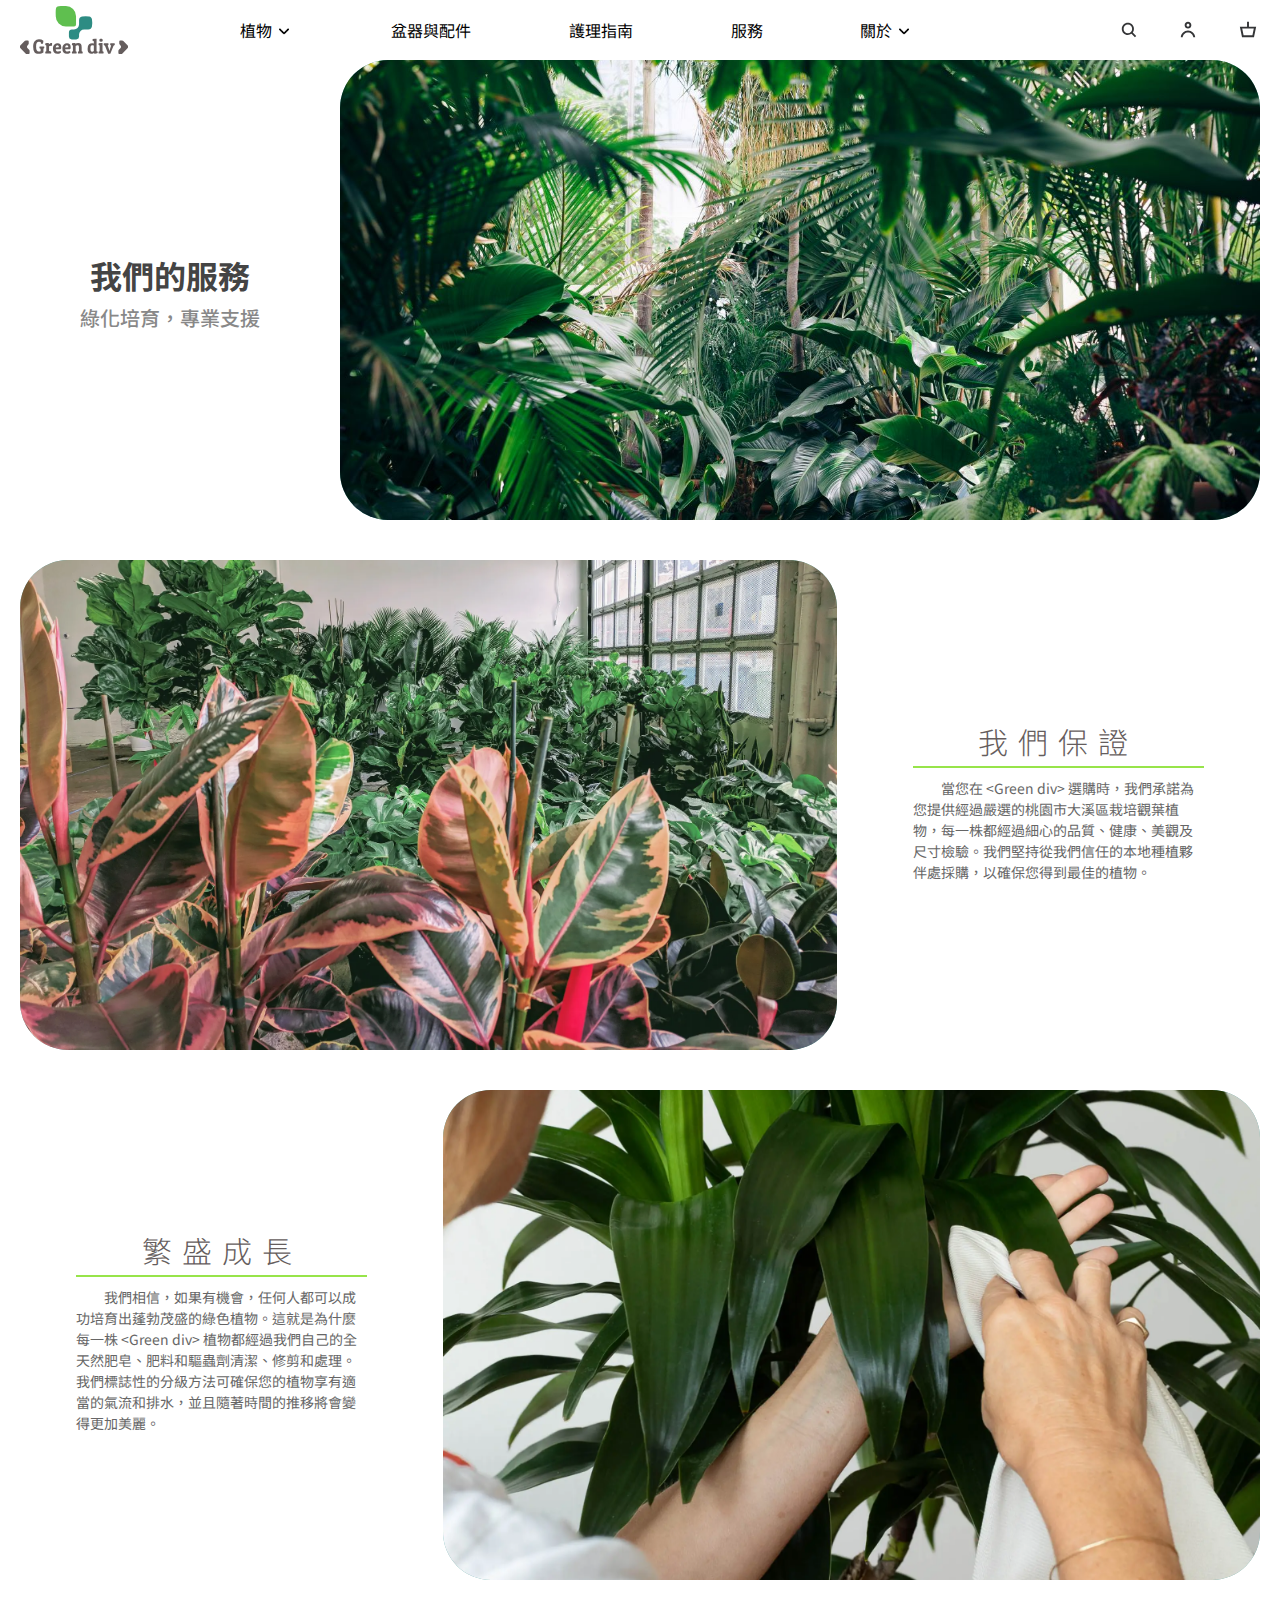
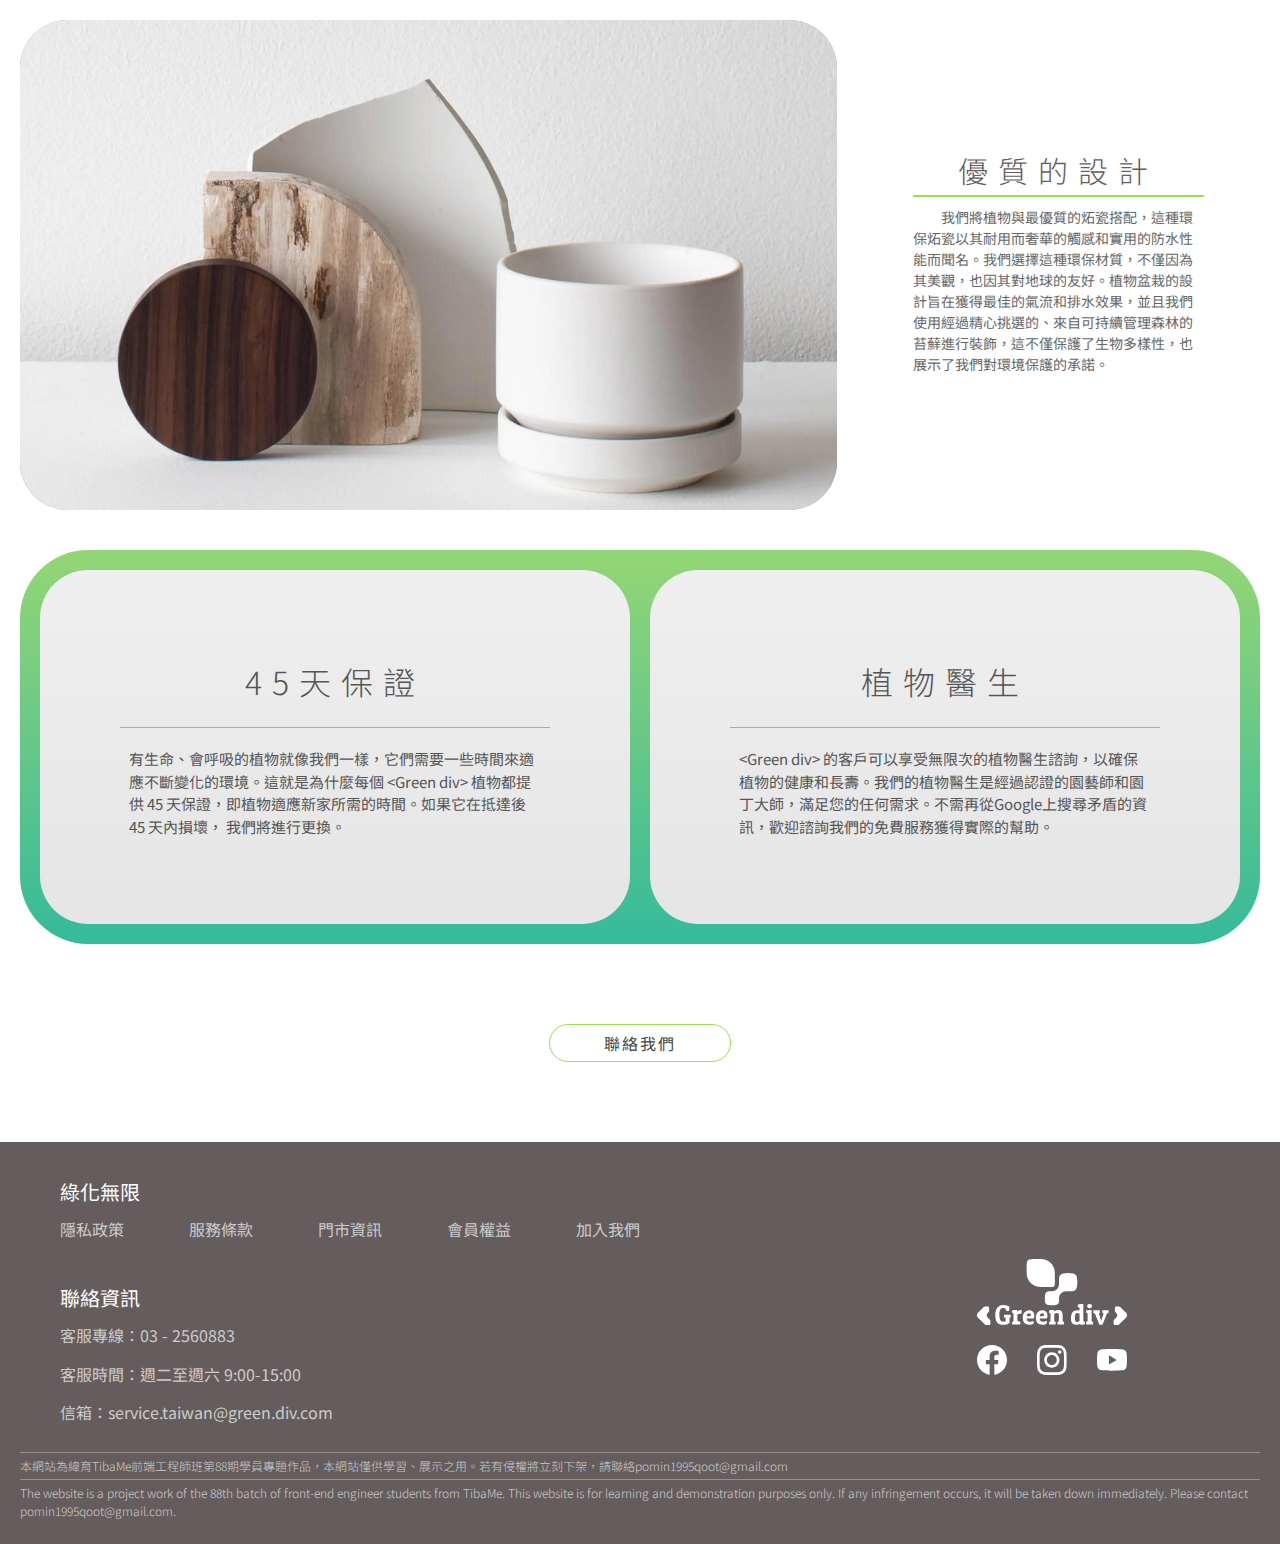
<file: server.html>
<!DOCTYPE html>
<html lang="en">
<head>
    <meta charset="UTF-8">
    <meta name="viewport" content="width=device-width, initial-scale=1.0">
    <title>服務 | 綠域植栽</title>
    <link rel="stylesheet" href="css/reset.css">
    <link rel="stylesheet" href="https://cdn.jsdelivr.net/npm/swiper@11/swiper-bundle.min.css"/>
    <script src="https://cdn.jsdelivr.net/npm/swiper@11/swiper-bundle.min.js"></script>
    <link rel="preconnect" href="https://fonts.googleapis.com">
    <link rel="preconnect" href="https://fonts.gstatic.com" crossorigin>
    <link href="https://fonts.googleapis.com/css2?family=Noto+Sans+TC:wght@300;400;500;600;700&display=swap"
        rel="stylesheet">
    <link rel="preconnect" href="https://fonts.googleapis.com">
    <link rel="preconnect" href="https://fonts.gstatic.com" crossorigin>
    <link href="https://fonts.googleapis.com/css2?family=Inter&display=swap" rel="stylesheet">
    <link rel="stylesheet" href="css/style.css">
    <link rel="icon" href="images/logo/GNDVlogosmall-09.svg" type="image/x-icon">
</head>
<body>
    <nav>
        <div class="logobox">
            <a href="index.html">
                <img src="images/logo/GNDVlogo.svg" alt="logo">
            </a>
        </div>
        <div id="hamburger-icon"><img src="images/icons/ee.svg" alt=""></div>
        <div id="nav-menu">
            <div id="xx"><img src="images/icons/xx.svg" alt=""></div>
            <ul class="texts"> 
                <!-- 這是下拉選單 -->
                <li class="dropdown dropdown-plant">
                    <p>植物</p>
                    <div class="arrowKey">
                        <img src="images/icons/downk.png" class="arrowKeyImg">
                    </div>
                    <!-- 寫在裡面的是上邊欄 -->
                    <ul class="dropdown-content-plant">
                        <li><a href="products.html">所有植物</a></li>
                        <li><a href="products.html">寵物友善</a></li>
                        <li><a href="products.html">易於照料</a></li>
                        <li><a href="products.html">低光照需求</a></li>
                        <li><a href="products.html">大型室內植物</a></li>
                    </ul>
                </li>
                <!-- 寫在兄弟的是測邊欄 -->
                <ul class="dropdown-content">
                    <li><a href="products.html">所有植物</a></li>
                    <li><a href="products.html">寵物友善</a></li>
                    <li><a href="products.html">易於照料</a></li>
                    <li><a href="products.html">低光照需求</a></li>
                    <li><a href="products.html">大型室內植物</a></li>
                </ul>
                <li><a href="#">盆器與配件</a></li>
                <li><a href="#">護理指南</a></li>
                <li><a href="server.html">服務</a></li>
                <!-- 這是下拉選單 -->
                <li class="dropdown dropdown-about">
                    <p>關於</p>
                    <div class="arrowKey">
                        <img src="images/icons/downk.png" class="arrowKeyImg">
                    </div>
                    <ul class="dropdown-content-about">
                        <li><a href="about.html">關於我們</a></li>
                        <li><a href="contact.html">聯絡我們</a></li>
                    </ul>
                </li>
                <ul class="dropdown-content">
                    <li><a href="about.html">關於我們</a></li>
                    <li><a href="contact.html">聯絡我們</a></li>
                </ul>
            </ul> 
            <div class="icons">
                <div class="iconbox"><a href="#"><img src="images/icons/serch.svg" alt=""></a></div>
                <div class="iconbox"><a href="#"><img src="images/icons/SquirrelSetup.svg" alt=""></a></div>
                <div class="iconbox"><a href="#"><img src="images/icons/shop.svg" alt=""></a></div>
            </div>
        </div>
    </nav>   
    <div class="server-banner-container">
        <div class="server-banner-textbox">
            <div class="server-banner-textbox-title">我們的服務</div>
            <div class="server-banner-textbox-text"><p>綠化培育，專業支援</p></div>
        </div>
        <div class="server-banner-imagebox">
            <img src="images/other/server_banner.jpg" alt="">
        </div>
    </div>
    <div class="promise-container">
        <div class="promise-imagebox">
            <img src="images/other/promise.webp" alt="">
        </div>
        <div class="promise-textbox">
            <div class="promise-textbox-title">我們保證</div>
            <div class="promise-textbox-line"></div>
            <div class="promise-textbox-text"><p>　　當您在 &lt;Green div&gt; 選購時，我們承諾為您提供經過嚴選的桃園市大溪區栽培觀葉植物，每一株都經過細心的品質、健康、美觀及尺寸檢驗。我們堅持從我們信任的本地種植夥伴處採購，以確保您得到最佳的植物。</p></div>
        </div>
    </div>
    <div class="promise-container">
        <div class="promise-textbox">
            <div class="promise-textbox-title">繁盛成長</div>
            <div class="promise-textbox-line"></div>
            <div class="promise-textbox-text"><p>　　我們相信，如果有機會，任何人都可以成功培育出蓬勃茂盛的綠色植物。這就是為什麼每一株 &lt;Green div&gt; 植物都經過我們自己的全天然肥皂、肥料和驅蟲劑清潔、修剪和處理。我們標誌性的分級方法可確保您的植物享有適當的氣流和排水，並且隨著時間的推移將會變得更加美麗。</p></div>
        </div>
        <div class="promise-imagebox thrive-imagebox">
            <img src="images/other/thrive.webp" alt="">
        </div>
    </div>
    <div class="promise-container">
        <div class="promise-imagebox design-imagebox">
            <img src="images/other/design.webp" alt="">
        </div>
        <div class="promise-textbox">
            <div class="promise-textbox-title">優質的設計</div>
            <div class="promise-textbox-line"></div>
            <div class="promise-textbox-text"><p>　　我們將植物與最優質的炻瓷搭配，這種環保炻瓷以其耐用而奢華的觸感和實用的防水性能而聞名。我們選擇這種環保材質，不僅因為其美觀，也因其對地球的友好。植物盆栽的設計旨在獲得最佳的氣流和排水效果，並且我們使用經過精心挑選的、來自可持續管理森林的苔蘚進行裝飾，這不僅保護了生物多樣性，也展示了我們對環境保護的承諾。</p></div>
        </div>
    </div>
    <div class="ctfc-container">
        <div class="ctfc-card">
            <div class="ctfc-card-title">45天保證</div>
            <div class="ctfc-card-line"></div>
            <div class="ctfc-card-text">有生命、會呼吸的植物就像我們一樣，它們需要一些時間來適應不斷變化的環境。這就是為什麼每個 &lt;Green div&gt; 植物都提供 45 天保證，即植物適應新家所需的時間。如果它在抵達後 45 天內損壞， 我們將進行更換。</div>
        </div>
        <div class="ctfc-card">
            <div class="ctfc-card-title">植物醫生</div>
            <div class="ctfc-card-line"></div>
            <div class="ctfc-card-text">&lt;Green div&gt; 的客戶可以享受無限次的植物醫生諮詢，以確保植物的健康和長壽。我們的植物醫生是經過認證的園藝師和園丁大師，滿足您的任何需求。不需再從Google上搜尋矛盾的資訊，歡迎諮詢我們的免費服務獲得實際的幫助。</div>
        </div>
    </div>
    <div class="server-buttom">
        <a href=""><p>聯絡我們</p></a>
    </div>
    <footer class="footer-background">
        <div class="footer-container">
            <div class="footer-row">
                <div class="footer-infos">
                    <div class="footer-info-1st footer-info">
                        <div class="footer-info-title footer-info-1st-title">綠化無限</div>
                        <div class="footer-info-text-1st">
                            <div class="footer-info-text"><a href="">隱私政策</a></div>
                            <div class="footer-info-text"><a href="">服務條款</a></div>
                            <div class="footer-info-text"><a href="">門市資訊</a></div>
                            <div class="footer-info-text"><a href="">會員權益</a></div>
                            <div class="footer-info-text"><a href="">加入我們</a></div>
                        </div>
                    </div>
                    <div class="footer-info-2nd footer-info">
                        <div class="footer-info-title footer-info-2nd">聯絡資訊</div>
                            <div class="footer-info-text-2nd">
                            <div class="footer-info-text footer-info-text-2nd">客服專線：03 - 2560883</div>
                            <div class="footer-info-text footer-info-text-2nd">客服時間：週二至週六 9:00-15:00</div>
                            <div class="footer-info-text footer-info-text-2nd">信箱：<a href="">service.taiwan@green.div.com</a></div>
                        </div>
                    </div>
                </div>
                <div class="footer-logos">
                    <div class="footer-logos-logo"><img src="images/logo/GNDVlogo-white.svg"></div>
                    <div class="footer-logos-icons">
                        <div class="footer-icon"><a href="#"><img src="images/icons/icon _Facebook_.svg"></a></div>
                        <div class="footer-icon"><a href="#"><img src="images/icons/icon _Instagram_.svg"></a></div>
                        <div class="footer-icon"><a href=""><img src="images/icons/icon _YouTube_.svg"></a></div>
                    </div>
                </div>
            </div>
            <div class="footer-buttom">
                <p>
                    本網站為緯育TibaMe前端工程師班第88期學員專題作品，本網站僅供學習、展示之用。若有侵權將立刻下架，請聯絡pomin1995qoot@gmail.com
                </p>
                <p>
                    The website is a project work of the 88th batch of front-end engineer students from TibaMe. This website is for learning and demonstration purposes only. If any infringement occurs, it will be taken down immediately. Please contact pomin1995qoot@gmail.com.
                </p>
            </div>
        </div>
    </footer>
    <script>
        //點擊漢堡icon，選單打開/關閉的事件處理器
        document.getElementById('hamburger-icon').addEventListener('click', function() {
            var menu = document.getElementById('nav-menu');
            if (menu.style.right === '0px') {
                menu.style.right = '-100%'; // 隐藏
            } else {
                menu.style.right = '0px'; // 显示
            }
        });
    </script>
    <script>
        //點擊叉叉icon，選單打開/關閉的事件處理器
        document.getElementById('xx').addEventListener('click', function() {
        var menu = document.getElementById('nav-menu');
        if (menu.style.right === '0px') {
            menu.style.right = '-100%'; // 隐藏
        } else {
            menu.style.right = '0px'; // 显示
        }
    });
    </script>
    <script>
        //阻止漢堡面板的穿透滾動
        document.querySelector('#nav-menu').addEventListener('wheel', function(event) {
            var deltaY = event.deltaY;
            var contentHeight = this.scrollHeight;
            var visibleHeight = this.offsetHeight;
            var scrollTop = this.scrollTop;
    
            if ((scrollTop === 0 && deltaY < 0) || (scrollTop + visibleHeight >= contentHeight && deltaY > 0)) {
                event.preventDefault();
            }
        }, { passive: false });
    
    </script>
    <script>
        //漢堡面板的下拉選單
        document.addEventListener('DOMContentLoaded', function () {
            var dropdowns = document.querySelectorAll('.dropdown');
    
            dropdowns.forEach(function (dropdown) {
                dropdown.addEventListener('click', function () {
                    // 每次点击时都检查视口宽度
                    if (window.innerWidth < 992) {
                        var dropdownContent = this.nextElementSibling;
                        var arrowKeyImg = this.querySelector('.arrowKeyImg'); // 获取当前箭头图像
    
                        // 切换内容高度
                        if (dropdownContent.style.height && dropdownContent.style.height !== '0px') {
                            dropdownContent.style.height = '0px';
                        } else {
                            dropdownContent.style.height = dropdownContent.scrollHeight + 'px';
                        }
    
                        // 切换箭头旋转状态
                        arrowKeyImg.classList.toggle('rotated');
                    } 
                });
            });
        });
    
    </script>
</body>
</html>
</file>
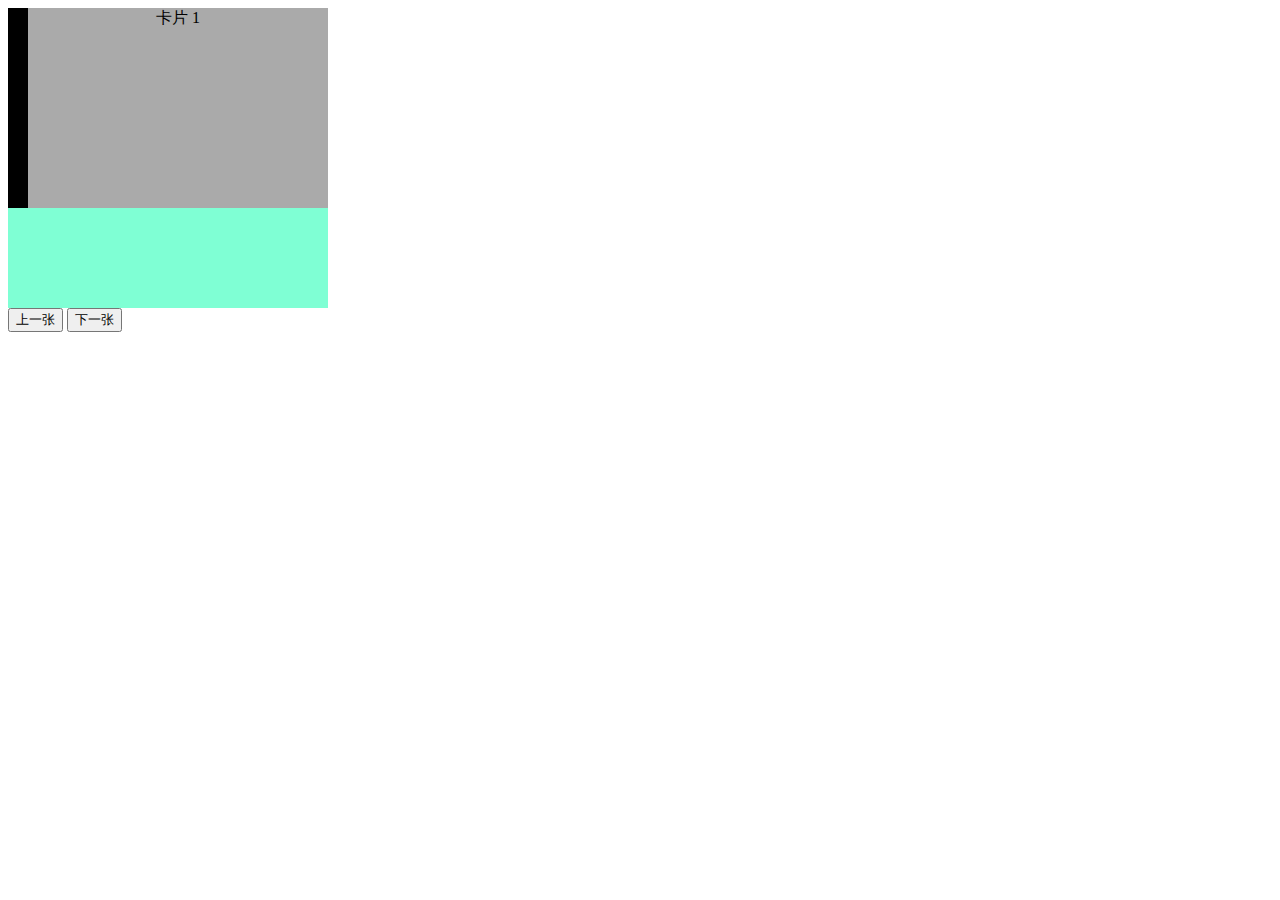
<file: test.html>
<!DOCTYPE html>
<html lang="en">
<head>
    <meta charset="UTF-8">
    <meta name="viewport" content="width=device-width, initial-scale=1.0">
    <title>Document</title>
    <style>
        .carousel {
            overflow: hidden;
            width: 320px; /* 可根据需要调整大小 */
            height: 300px;
            background-color: aquamarine;
        }

        .carousel-inner {
            display: flex;
            width: 1500px; /* 5张卡片的总宽度 */
            background: #000;
            transition: transform 0.5s ease;
        }

        .carousel-item {
            width: 300px; /* 每张卡片的宽度 */
            height: 200px;
            background-color: #aaa;
            flex-shrink: 0;
            text-align: center;
            margin: 0 20px;
        }

    </style>
</head>
<body>
    <div class="carousel">
        <div class="carousel-inner">
            <div class="carousel-item">卡片 1</div>
            <div class="carousel-item">卡片 2</div>
            <div class="carousel-item">卡片 3</div>
            <div class="carousel-item">卡片 4</div>
            <div class="carousel-item">卡片 5</div>
        </div>
    </div>
    <button id="prevBtn">上一张</button>
    <button id="nextBtn">下一张</button>
    <script>
        document.addEventListener('DOMContentLoaded', () => {
            const items = document.querySelectorAll('.carousel-item');
            let currentItem = 0;

            function updateCarousel() {
                const newLeft = -currentItem * 300; // 300是每个carousel-item的宽度
                document.querySelector('.carousel-inner').style.transform = `translateX(${newLeft}px)`;
            }

            document.getElementById('prevBtn').addEventListener('click', () => {
                if (currentItem === 0) {
                    currentItem = items.length - 1;
                } else {
                    currentItem--;
                }
                updateCarousel();
            });

            document.getElementById('nextBtn').addEventListener('click', () => {
                if (currentItem === items.length - 1) {
                    currentItem = 0;
                } else {
                    currentItem++;
                }
                updateCarousel();
            });
        });

    </script>
</body>
</html>
</file>
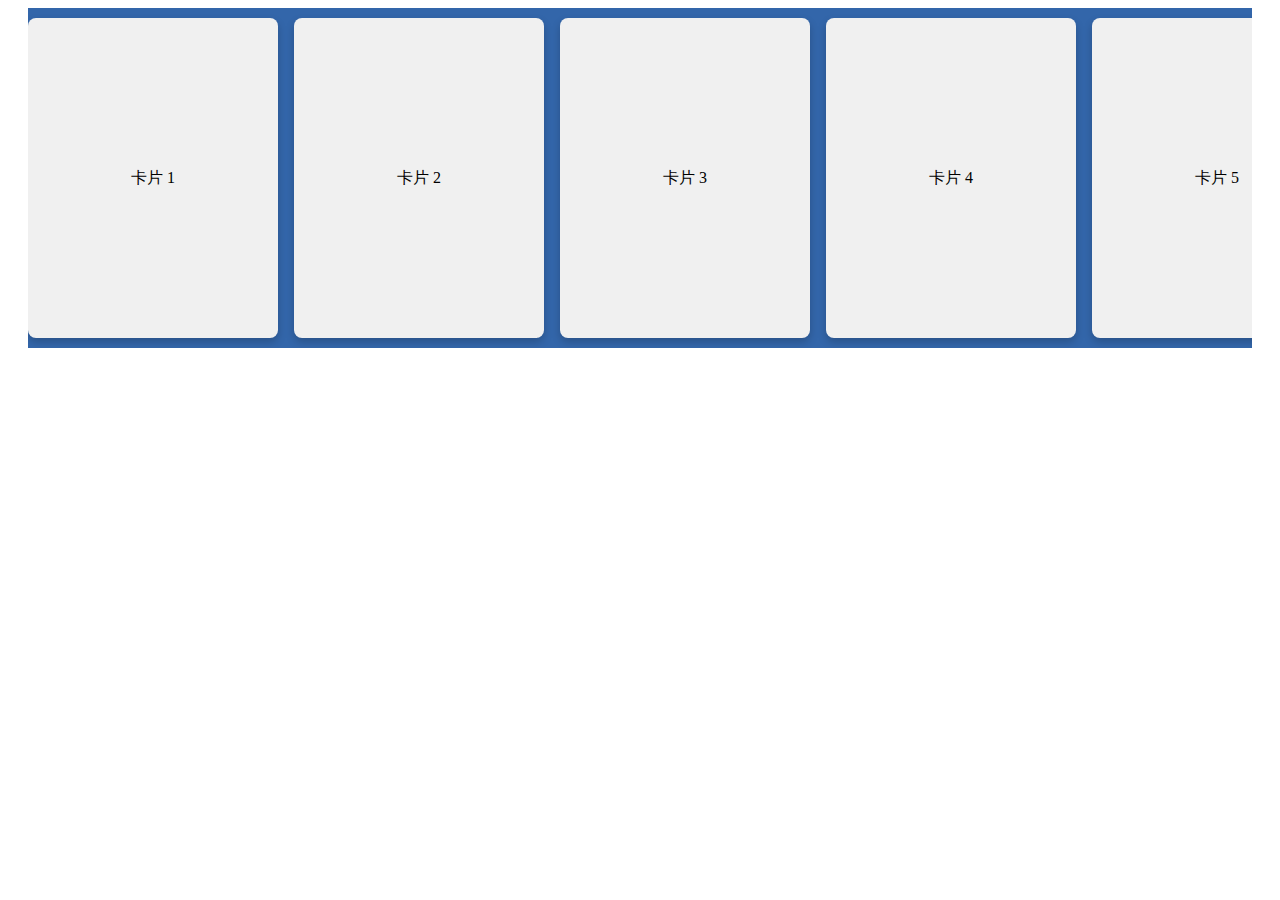
<file: test2.html>
<!DOCTYPE html>
<html lang="en">
<head>
    <meta charset="UTF-8">
    <meta name="viewport" content="width=device-width, initial-scale=1.0">
    <title>Document</title>
    <style>
        .newpin-wrapper {
            max-width: 100%;
            overflow: hidden;
            margin: 0 20px 0 20px;
        }

        .newpin-carousel {
            display: flex;
            overflow-x: auto;
            scroll-snap-type: x mandatory;
            scroll-behavior: smooth;
            padding: 10px 0; /* 添加內部上下間距 */
            background-color: #36a;
        }

        .newpin-card {
            flex: 0 0 auto;
            width: 250px; /* 卡片寬度 */
            height: 320px; /* 卡片高度 */
            margin-right: 16px; /* 卡片間距 */
            scroll-snap-align: start;
            background-color: #f0f0f0; /* 卡片背景色 */
            border-radius: 8px; /* 圓角邊框 */
            display: flex; /* 啟用flex布局 */
            align-items: center; /* 垂直居中 */
            justify-content: center; /* 水平居中 */
            box-shadow: 0 4px 8px rgba(0, 0, 0, 0.2); /* 陰影效果 */
        }
    </style>
</head>
<body>
    <div class="newpin-wrapper">
        <div class="newpin-carousel">
            <div class="newpin-card">卡片 1</div>
            <div class="newpin-card">卡片 2</div>
            <div class="newpin-card">卡片 3</div>
            <div class="newpin-card">卡片 4</div>
            <div class="newpin-card">卡片 5</div>
            <div class="newpin-card">卡片 6</div>
            <div class="newpin-card">卡片 7</div>
            <div class="newpin-card">卡片 8</div>
            <div class="newpin-card">卡片 9</div>
            <div class="newpin-card">卡片 10</div>
            <div class="newpin-card">卡片 11</div>
            <div class="newpin-card">卡片 12</div>
        </div>
    </div>
</body>
</html>
</file>
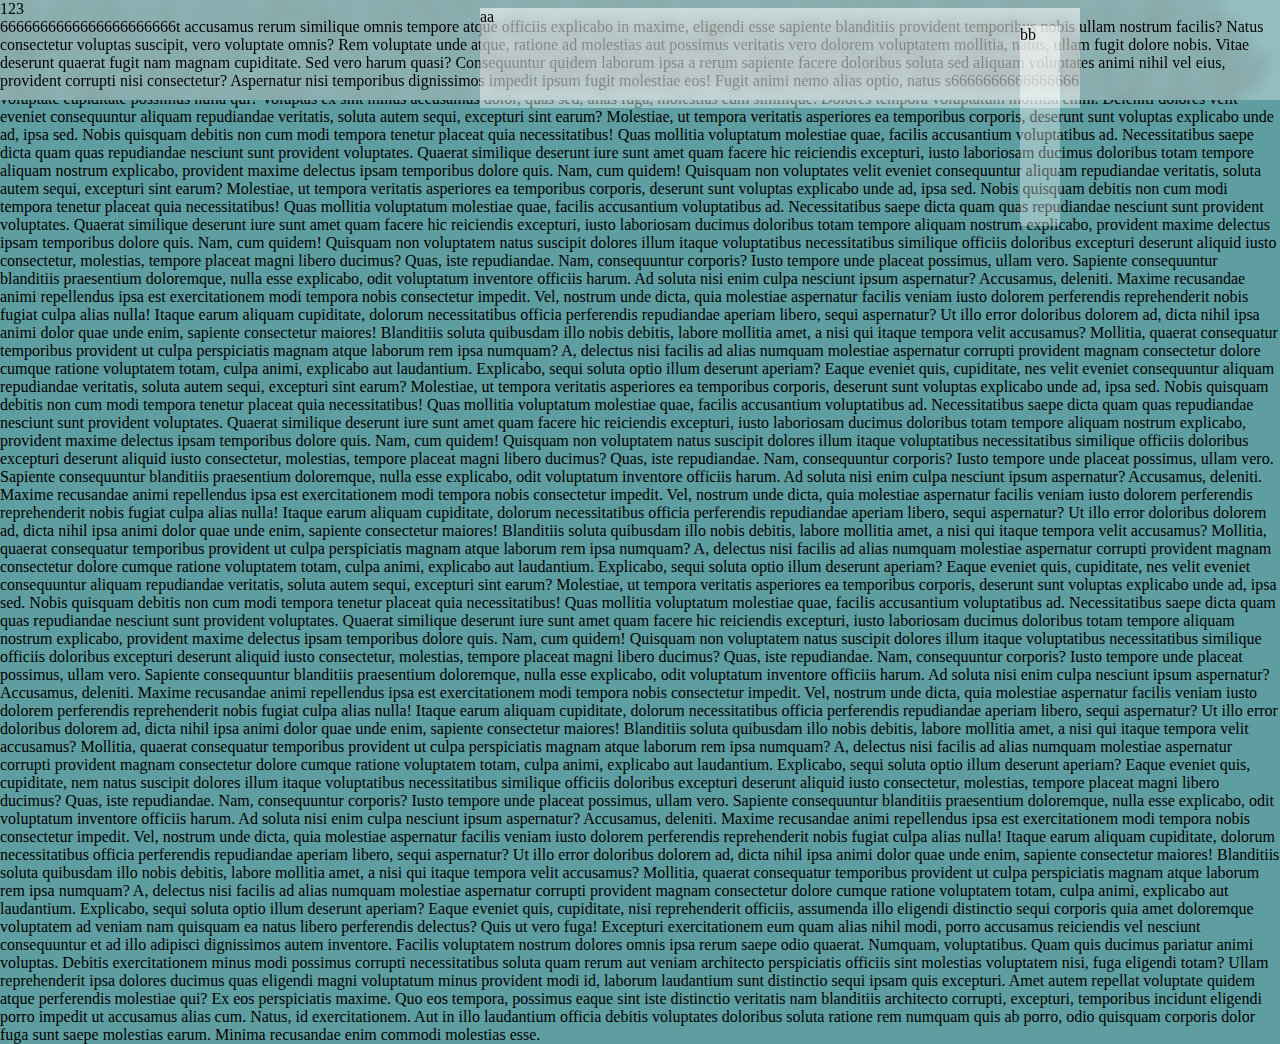
<file: test3.html>
<!DOCTYPE html>
<html lang="en">
<head>
    <meta charset="UTF-8">
    <meta name="viewport" content="width=device-width, initial-scale=1.0">
    <title>Document</title>
    <style>
        * {
            margin: 0;
            padding: 0;
        }
        body {
            background-color: cadetblue;
        }
        header {
            width: 100%;
            height: 100px;
            background-color: #fff5;
            -webkit-backdrop-filter: blur(8px);
            backdrop-filter: blur(8px);
            position: fixed;
        }
        .aa {
            position: absolute;
            top: 8px;
            right: 200px;
            background-color: #fff5;
            -webkit-backdrop-filter: blur(8px);
            backdrop-filter: blur(8px);
            width: 600px;
            height: 100px;
            z-index: 20px;
        }
        .bb {
            position: absolute;
            right: 20px;
            width: 40px;
            height: 200px;
            background-color: #fff5;
            -webkit-backdrop-filter: blur(8px);
            backdrop-filter: blur(8px);
        }
    </style>
</head>
<body>
    <header>
        123<br>
        6666666666666666666666t accusamus rerum similique omnis tempore atque officiis explicabo in maxime, eligendi esse sapiente blanditiis provident temporibus nobis ullam nostrum facilis? Natus consectetur voluptas suscipit, vero voluptate omnis?
        Rem voluptate unde atque, ratione ad molestias aut possimus veritatis vero dolorem voluptatem mollitia, natus, ullam fugit dolore nobis. Vitae deserunt quaerat fugit nam magnam cupiditate. Sed vero harum quasi?
        Consequuntur quidem laborum ipsa a rerum sapiente facere doloribus soluta sed aliquam voluptates animi nihil vel eius, provident corrupti nisi consectetur? Aspernatur nisi temporibus dignissimos impedit ipsum fugit molestiae eos!
        Fugit animi nemo alias optio, natus s6666666666666666
        <div class="aa">
            aa
            <div class="bb">
                bb
            </div>
        </div>
    </header>
    Lorem, ipsum dolor sit amet consectetur adipisicing elit. Earum illum deleniti numquam quibusdam fugit maxime excepturi ipsa! Reprehenderit voluptates nulla deserunt totam voluptas et ea perspiciatis quibusdam culpa suscipit. Soluta.
    Quisquam impedit, fugiat accusamus rerum similique omnis tempore atque officiis explicabo in maxime, eligendi esse sapiente blanditiis provident temporibus nobis ullam nostrum facilis? Natus consectetur voluptas suscipit, vero voluptate omnis?
    Rem voluptate unde atque, ratione ad molestias aut possimus veritatis vero dolorem voluptatem mollitia, natus, ullam fugit dolore nobis. Vitae deserunt quaerat fugit nam magnam cupiditate. Sed vero harum quasi?
    Consequuntur quidem laborum ipsa a rerum sapiente facere doloribus soluta sed aliquam voluptates animi nihil vel eius, provident corrupti nisi consectetur? Aspernatur nisi temporibus dignissimos impedit ipsum fugit molestiae eos!
    Fugit animi nemo alias optio, natus similique voluptate cupiditate possimus nulla qui? Voluptas ex sint minus accusamus dolor, quas sed, alias fuga, molestias cum similique. Dolores tempora voluptatum mollitia enim.
    Deleniti dolores velit eveniet consequuntur aliquam repudiandae veritatis, soluta autem sequi, excepturi sint earum? Molestiae, ut tempora veritatis asperiores ea temporibus corporis, deserunt sunt voluptas explicabo unde ad, ipsa sed.
    Nobis quisquam debitis non cum modi tempora tenetur placeat quia necessitatibus! Quas mollitia voluptatum molestiae quae, facilis accusantium voluptatibus ad. Necessitatibus saepe dicta quam quas repudiandae nesciunt sunt provident voluptates.
    Quaerat similique deserunt iure sunt amet quam facere hic reiciendis excepturi, iusto laboriosam ducimus doloribus totam tempore aliquam nostrum explicabo, provident maxime delectus ipsam temporibus dolore quis. Nam, cum quidem!
    Quisquam non voluptates velit eveniet consequuntur aliquam repudiandae veritatis, soluta autem sequi, excepturi sint earum? Molestiae, ut tempora veritatis asperiores ea temporibus corporis, deserunt sunt voluptas explicabo unde ad, ipsa sed.
    Nobis quisquam debitis non cum modi tempora tenetur placeat quia necessitatibus! Quas mollitia voluptatum molestiae quae, facilis accusantium voluptatibus ad. Necessitatibus saepe dicta quam quas repudiandae nesciunt sunt provident voluptates.
    Quaerat similique deserunt iure sunt amet quam facere hic reiciendis excepturi, iusto laboriosam ducimus doloribus totam tempore aliquam nostrum explicabo, provident maxime delectus ipsam temporibus dolore quis. Nam, cum quidem!
    Quisquam non voluptatem natus suscipit dolores illum itaque voluptatibus necessitatibus similique officiis doloribus excepturi deserunt aliquid iusto consectetur, molestias, tempore placeat magni libero ducimus? Quas, iste repudiandae. Nam, consequuntur corporis?
    Iusto tempore unde placeat possimus, ullam vero. Sapiente consequuntur blanditiis praesentium doloremque, nulla esse explicabo, odit voluptatum inventore officiis harum. Ad soluta nisi enim culpa nesciunt ipsum aspernatur? Accusamus, deleniti.
    Maxime recusandae animi repellendus ipsa est exercitationem modi tempora nobis consectetur impedit. Vel, nostrum unde dicta, quia molestiae aspernatur facilis veniam iusto dolorem perferendis reprehenderit nobis fugiat culpa alias nulla!
    Itaque earum aliquam cupiditate, dolorum necessitatibus officia perferendis repudiandae aperiam libero, sequi aspernatur? Ut illo error doloribus dolorem ad, dicta nihil ipsa animi dolor quae unde enim, sapiente consectetur maiores!
    Blanditiis soluta quibusdam illo nobis debitis, labore mollitia amet, a nisi qui itaque tempora velit accusamus? Mollitia, quaerat consequatur temporibus provident ut culpa perspiciatis magnam atque laborum rem ipsa numquam?
    A, delectus nisi facilis ad alias numquam molestiae aspernatur corrupti provident magnam consectetur dolore cumque ratione voluptatem totam, culpa animi, explicabo aut laudantium. Explicabo, sequi soluta optio illum deserunt aperiam?
    Eaque eveniet quis, cupiditate, nes velit eveniet consequuntur aliquam repudiandae veritatis, soluta autem sequi, excepturi sint earum? Molestiae, ut tempora veritatis asperiores ea temporibus corporis, deserunt sunt voluptas explicabo unde ad, ipsa sed.
    Nobis quisquam debitis non cum modi tempora tenetur placeat quia necessitatibus! Quas mollitia voluptatum molestiae quae, facilis accusantium voluptatibus ad. Necessitatibus saepe dicta quam quas repudiandae nesciunt sunt provident voluptates.
    Quaerat similique deserunt iure sunt amet quam facere hic reiciendis excepturi, iusto laboriosam ducimus doloribus totam tempore aliquam nostrum explicabo, provident maxime delectus ipsam temporibus dolore quis. Nam, cum quidem!
    Quisquam non voluptatem natus suscipit dolores illum itaque voluptatibus necessitatibus similique officiis doloribus excepturi deserunt aliquid iusto consectetur, molestias, tempore placeat magni libero ducimus? Quas, iste repudiandae. Nam, consequuntur corporis?
    Iusto tempore unde placeat possimus, ullam vero. Sapiente consequuntur blanditiis praesentium doloremque, nulla esse explicabo, odit voluptatum inventore officiis harum. Ad soluta nisi enim culpa nesciunt ipsum aspernatur? Accusamus, deleniti.
    Maxime recusandae animi repellendus ipsa est exercitationem modi tempora nobis consectetur impedit. Vel, nostrum unde dicta, quia molestiae aspernatur facilis veniam iusto dolorem perferendis reprehenderit nobis fugiat culpa alias nulla!
    Itaque earum aliquam cupiditate, dolorum necessitatibus officia perferendis repudiandae aperiam libero, sequi aspernatur? Ut illo error doloribus dolorem ad, dicta nihil ipsa animi dolor quae unde enim, sapiente consectetur maiores!
    Blanditiis soluta quibusdam illo nobis debitis, labore mollitia amet, a nisi qui itaque tempora velit accusamus? Mollitia, quaerat consequatur temporibus provident ut culpa perspiciatis magnam atque laborum rem ipsa numquam?
    A, delectus nisi facilis ad alias numquam molestiae aspernatur corrupti provident magnam consectetur dolore cumque ratione voluptatem totam, culpa animi, explicabo aut laudantium. Explicabo, sequi soluta optio illum deserunt aperiam?
    Eaque eveniet quis, cupiditate, nes velit eveniet consequuntur aliquam repudiandae veritatis, soluta autem sequi, excepturi sint earum? Molestiae, ut tempora veritatis asperiores ea temporibus corporis, deserunt sunt voluptas explicabo unde ad, ipsa sed.
    Nobis quisquam debitis non cum modi tempora tenetur placeat quia necessitatibus! Quas mollitia voluptatum molestiae quae, facilis accusantium voluptatibus ad. Necessitatibus saepe dicta quam quas repudiandae nesciunt sunt provident voluptates.
    Quaerat similique deserunt iure sunt amet quam facere hic reiciendis excepturi, iusto laboriosam ducimus doloribus totam tempore aliquam nostrum explicabo, provident maxime delectus ipsam temporibus dolore quis. Nam, cum quidem!
    Quisquam non voluptatem natus suscipit dolores illum itaque voluptatibus necessitatibus similique officiis doloribus excepturi deserunt aliquid iusto consectetur, molestias, tempore placeat magni libero ducimus? Quas, iste repudiandae. Nam, consequuntur corporis?
    Iusto tempore unde placeat possimus, ullam vero. Sapiente consequuntur blanditiis praesentium doloremque, nulla esse explicabo, odit voluptatum inventore officiis harum. Ad soluta nisi enim culpa nesciunt ipsum aspernatur? Accusamus, deleniti.
    Maxime recusandae animi repellendus ipsa est exercitationem modi tempora nobis consectetur impedit. Vel, nostrum unde dicta, quia molestiae aspernatur facilis veniam iusto dolorem perferendis reprehenderit nobis fugiat culpa alias nulla!
    Itaque earum aliquam cupiditate, dolorum necessitatibus officia perferendis repudiandae aperiam libero, sequi aspernatur? Ut illo error doloribus dolorem ad, dicta nihil ipsa animi dolor quae unde enim, sapiente consectetur maiores!
    Blanditiis soluta quibusdam illo nobis debitis, labore mollitia amet, a nisi qui itaque tempora velit accusamus? Mollitia, quaerat consequatur temporibus provident ut culpa perspiciatis magnam atque laborum rem ipsa numquam?
    A, delectus nisi facilis ad alias numquam molestiae aspernatur corrupti provident magnam consectetur dolore cumque ratione voluptatem totam, culpa animi, explicabo aut laudantium. Explicabo, sequi soluta optio illum deserunt aperiam?
    Eaque eveniet quis, cupiditate, nem natus suscipit dolores illum itaque voluptatibus necessitatibus similique officiis doloribus excepturi deserunt aliquid iusto consectetur, molestias, tempore placeat magni libero ducimus? Quas, iste repudiandae. Nam, consequuntur corporis?
    Iusto tempore unde placeat possimus, ullam vero. Sapiente consequuntur blanditiis praesentium doloremque, nulla esse explicabo, odit voluptatum inventore officiis harum. Ad soluta nisi enim culpa nesciunt ipsum aspernatur? Accusamus, deleniti.
    Maxime recusandae animi repellendus ipsa est exercitationem modi tempora nobis consectetur impedit. Vel, nostrum unde dicta, quia molestiae aspernatur facilis veniam iusto dolorem perferendis reprehenderit nobis fugiat culpa alias nulla!
    Itaque earum aliquam cupiditate, dolorum necessitatibus officia perferendis repudiandae aperiam libero, sequi aspernatur? Ut illo error doloribus dolorem ad, dicta nihil ipsa animi dolor quae unde enim, sapiente consectetur maiores!
    Blanditiis soluta quibusdam illo nobis debitis, labore mollitia amet, a nisi qui itaque tempora velit accusamus? Mollitia, quaerat consequatur temporibus provident ut culpa perspiciatis magnam atque laborum rem ipsa numquam?
    A, delectus nisi facilis ad alias numquam molestiae aspernatur corrupti provident magnam consectetur dolore cumque ratione voluptatem totam, culpa animi, explicabo aut laudantium. Explicabo, sequi soluta optio illum deserunt aperiam?
    Eaque eveniet quis, cupiditate, nisi reprehenderit officiis, assumenda illo eligendi distinctio sequi corporis quia amet doloremque voluptatem ad veniam nam quisquam ea natus libero perferendis delectus? Quis ut vero fuga!
    Excepturi exercitationem eum quam alias nihil modi, porro accusamus reiciendis vel nesciunt consequuntur et ad illo adipisci dignissimos autem inventore. Facilis voluptatem nostrum dolores omnis ipsa rerum saepe odio quaerat.
    Numquam, voluptatibus. Quam quis ducimus pariatur animi voluptas. Debitis exercitationem minus modi possimus corrupti necessitatibus soluta quam rerum aut veniam architecto perspiciatis officiis sint molestias voluptatem nisi, fuga eligendi totam?
    Ullam reprehenderit ipsa dolores ducimus quas eligendi magni voluptatum minus provident modi id, laborum laudantium sunt distinctio sequi ipsam quis excepturi. Amet autem repellat voluptate quidem atque perferendis molestiae qui?
    Ex eos perspiciatis maxime. Quo eos tempora, possimus eaque sint iste distinctio veritatis nam blanditiis architecto corrupti, excepturi, temporibus incidunt eligendi porro impedit ut accusamus alias cum. Natus, id exercitationem.
    Aut in illo laudantium officia debitis voluptates doloribus soluta ratione rem numquam quis ab porro, odio quisquam corporis dolor fuga sunt saepe molestias earum. Minima recusandae enim commodi molestias esse.
</body>
</html>
</file>
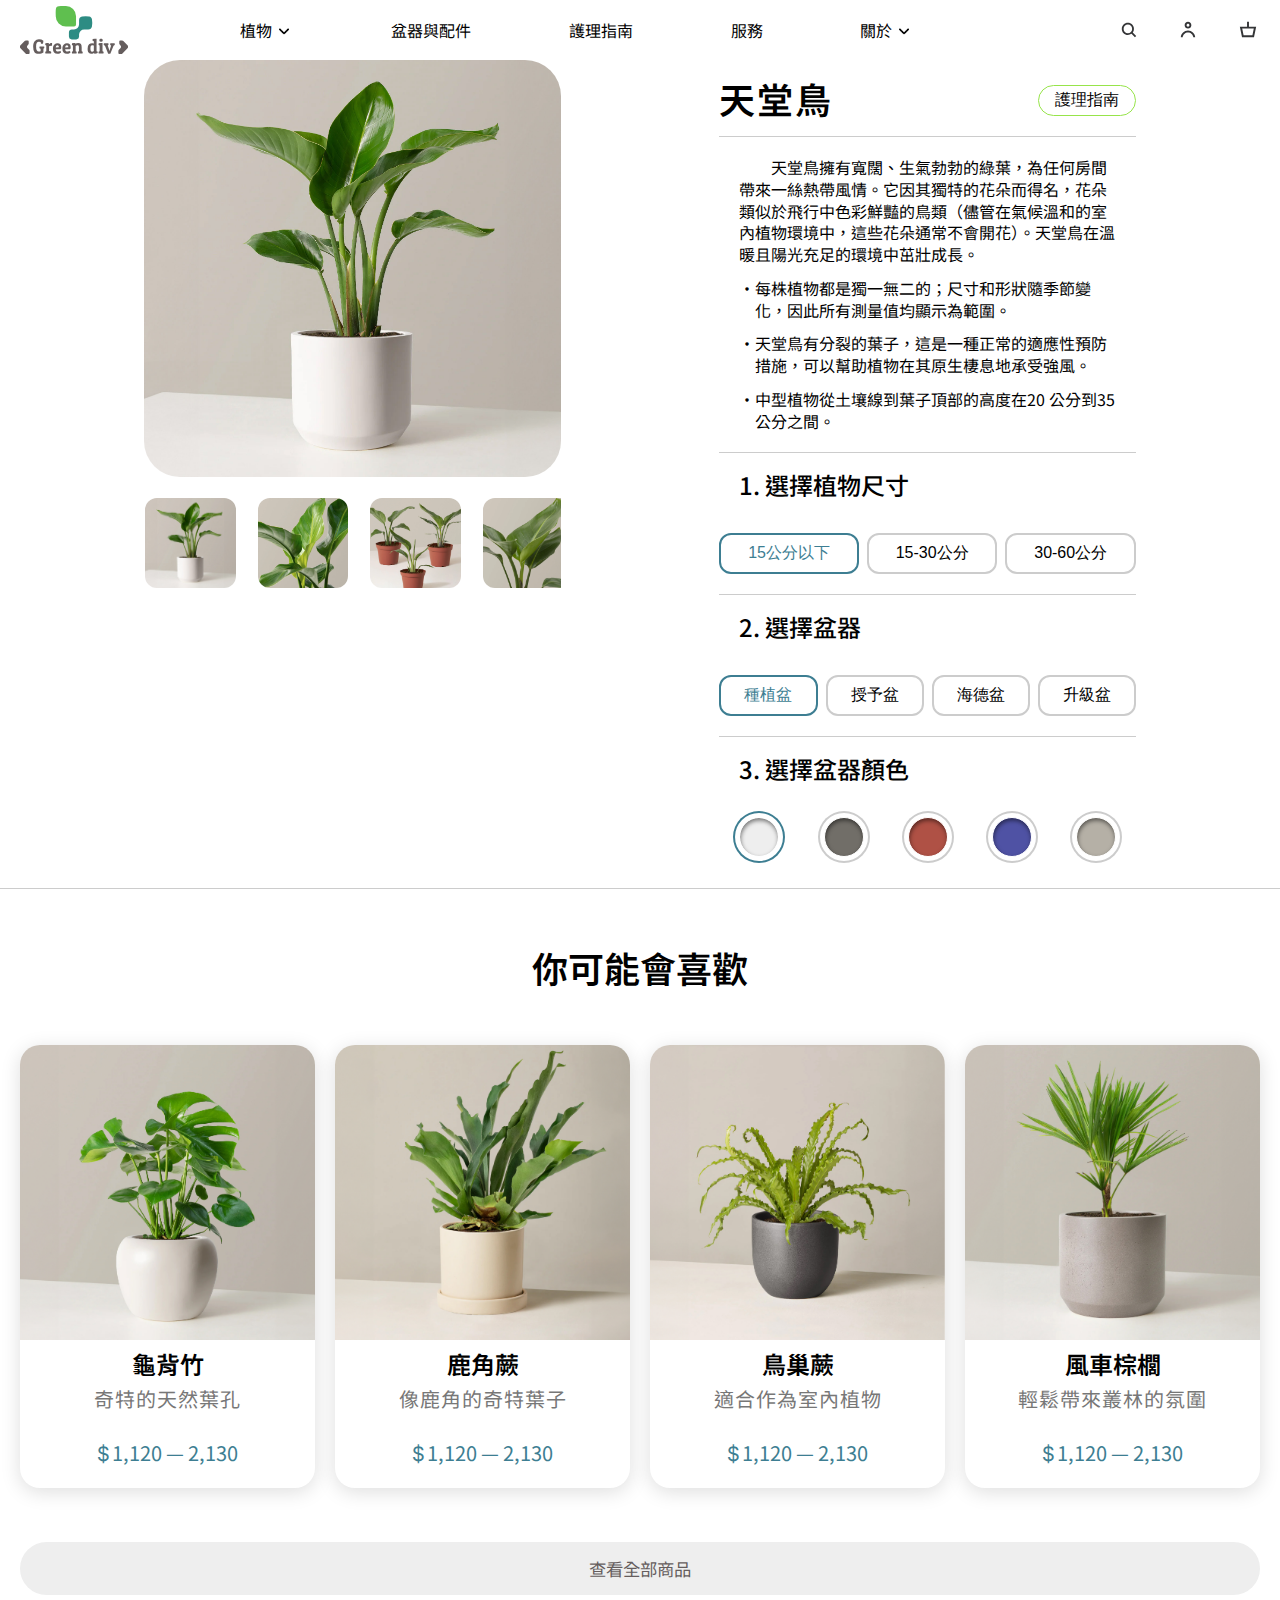
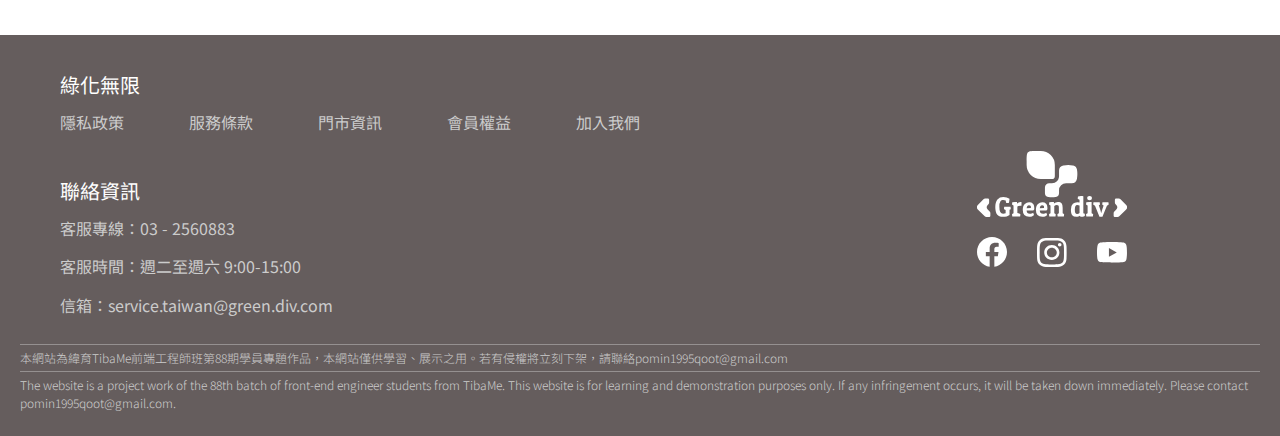
<file: products/23-bird-of-paradise.html>
<!DOCTYPE html>
<html lang="en">
    <head>
        <meta charset="UTF-8">
        <meta name="viewport" content="width=device-width, initial-scale=1.0">
        <title>天堂鳥 | 綠域植栽</title>
        <link rel="stylesheet" href="../css/reset.css">
        <link rel="stylesheet" href="https://cdn.jsdelivr.net/npm/swiper@11/swiper-bundle.min.css"/>
        <script src="https://cdn.jsdelivr.net/npm/swiper@11/swiper-bundle.min.js"></script>
        <link rel="preconnect" href="https://fonts.googleapis.com">
        <link rel="preconnect" href="https://fonts.gstatic.com" crossorigin>
        <link href="https://fonts.googleapis.com/css2?family=Noto+Sans+TC:wght@300;400;500;600;700&display=swap"
            rel="stylesheet">
        <link rel="preconnect" href="https://fonts.googleapis.com">
        <link rel="preconnect" href="https://fonts.gstatic.com" crossorigin>
        <link href="https://fonts.googleapis.com/css2?family=Inter&display=swap" rel="stylesheet">
        <link rel="stylesheet" href="../css/style.css">
        <link rel="icon" href="../images/logo/GNDVlogosmall-09.svg" type="image/x-icon">
    </head>
<body>
    <div id="product-lightbox">
        <button id="product-lightbox-xxbox">
            <img src="../images/icons/xx.svg" alt="">
        </button>
        <div class="product-lightbox-black">
        </div>
        <div id="product-lightbox-card">
            
            <div class="product-lightbox-imagebox">
                <img src="../images/plants/bg-none/23.png" alt="">
            </div>
            <div class="product-lightbox-title">
                <h2>天堂鳥的護理</h2>
            </div>
            <div class="product-lightbox-textbox">
                <div class="product-lightbox-textbox-title">
                    <h2>放置</h2>
                </div>
                <div class="greyline"></div>
                <div class="product-lightbox-textbox-text">
                    <p>　　天堂鳥(鶴望蘭) 擁有令人驚嘆的大型熱帶葉子，在南部非洲的荒野中，它們的葉子可達 600 公分高！在人類空間中，它們更有可能站立在 90 公分至 240 公分高的任何地方，但仍然是大多數室內植物愛好者的最愛之一。由於其茂盛的葉子的巨大尺寸而受到人們的喜愛。
                    </p>
                    <p>　　為你的天堂鳥選擇一個遠離通風口和氣流的位置，讓植物在南部、西部或東部暴露至少四個小時。雖然天堂鳥可以忍受中等光照條件，但如果沒有充足的陽光，天堂鳥就無法長期繁衍生息，因此我們始終建議將它們放在明亮的光線下。
                    </p>
                    <div class="product-lightbox-textbox-textbox">
                        專業提醒：修剪天堂鳥上較老的葉子，因為它們會隨著時間的推移而下垂並產生更多的裂痕。新葉總是從中心長出，保持植物飽滿和平衡。
                    </div>
                    <div class="product-lightbox-textbox-bananabox">
                        <div class="product-lightbox-textbox-bananabox-imagebox">
                            <img src="../images/other/Bird-Of-Paradise-Leaf_Closeup.jpeg" alt="">
                        </div>
                        <div class="product-lightbox-textbox-bananabox-textbox">
                            <p>
                                天堂鳥植物經常與香蕉植物混淆，但香蕉具有螺旋葉生長模式，而天堂鳥植物具有交替葉生長模式。
                            </p>
                        </div>
                    </div>
                </div>
            </div>
            <div class="product-lightbox-textbox">
                <div class="product-lightbox-textbox-title">
                    <h2>例行維護</h2>
                </div>
                <div class="greyline"></div>
                <div class="product-lightbox-textbox-text">
                    <p>　　收到植物後請務必評估其澆水需求。在給你的植物喝水之前，最好先檢查土壤的濕度，以確保其表面下方不潮濕。 土壤探針是一種非常方便的工具，既可以檢查花盆深處的土壤濕度，也可以用於對過於潮濕的土壤進行通氣。
                    </p>
                    <p>　　天堂鳥喜歡潮濕（但不是濕透）的土壤，並且在澆水之間允許稍微乾燥。盡量不要讓盆土完全乾透，但也要避免澆水過多。允許頂部 2" - 3”兩次澆水之間土壤變乾，但低於該值應保持濕潤。這些植物在我們的自動澆水容器中生長得特別好。
                    </p>
                    <div class="product-lightbox-textbox-textbox">
                        專業提示：在冬季，由於太陽的橢圓軌道，陽光較少，天堂鳥會經歷一個「休息」期，需要的水也較少。十月至二月，如果植物靠近乾熱源，則可以減少澆水量。一般來說，調整澆水量比調整澆水頻率更好。
                    </div>
                    <p>　　天堂鳥葉子的裂痕是自然的，可以讓光線進入植物的下部。讓您的植物遠離氣流，並使用加濕器、卵石托盤或噴霧器施加額外的濕度，以盡量減少開裂。
                    </p>
                    <p>　　請注意，如果您使用有機材料製成的容器來盆栽天堂鳥，我們強烈建議在下面使用防水碟以保護您的地板，因為濕氣可能會積聚在花盆下方，並會損壞木地板和地毯。
                    </p>
                    <p>　　請記住，每種植物都是獨特的生物，可能有不同的需求，特別是在它們各自的位置。注意你的天堂鳥的狀況及其澆水需求，你們將會擁有一段長久而幸福的關係。
                    </p>
                </div>
            </div>
        </div>
    </div>
    <nav>
        <div class="logobox">
            <a href="../index.html">
                <img src="../images/logo/GNDVlogo.svg" alt="logo">
            </a>
        </div>
        <div id="hamburger-icon"><img src="../images/icons/ee.svg" alt=""></div>
        <div id="nav-menu">
            <div id="xx"><img src="../images/icons/xx.svg" alt=""></div>
            <ul class="texts"> 
                <!-- 這是下拉選單 -->
                <li class="dropdown dropdown-plant">
                    <p>植物</p>
                    <div class="arrowKey">
                        <img src="../images/icons/downk.png" class="arrowKeyImg">
                    </div>
                    <!-- 寫在裡面的是上邊欄 -->
                    <ul class="dropdown-content-plant">
                        <li><a href="../products.html">所有植物</a></li>
                        <li><a href="../products.html">寵物友善</a></li>
                        <li><a href="../products.html">易於照料</a></li>
                        <li><a href="../products.html">低光照需求</a></li>
                        <li><a href="../products.html">大型室內植物</a></li>
                    </ul>
                </li>
                <!-- 寫在兄弟的是測邊欄 -->
                <ul class="dropdown-content">
                    <li><a href="../products.html">所有植物</a></li>
                    <li><a href="../products.html">寵物友善</a></li>
                    <li><a href="../products.html">易於照料</a></li>
                    <li><a href="../products.html">低光照需求</a></li>
                    <li><a href="../products.html">大型室內植物</a></li>
                </ul>
                <li><a href="#">盆器與配件</a></li>
                <li><a href="#">護理指南</a></li>
                <li><a href="../server.html">服務</a></li>
                <!-- 這是下拉選單 -->
                <li class="dropdown dropdown-about">
                    <p>關於</p>
                    <div class="arrowKey">
                        <img src="../images/icons/downk.png" class="arrowKeyImg">
                    </div>
                    <ul class="dropdown-content-about">
                        <li><a href="../about.html">關於我們</a></li>
                        <li><a href="../contact.html">聯絡我們</a></li>
                    </ul>
                </li>
                <ul class="dropdown-content">
                    <li><a href="../about.html">關於我們</a></li>
                    <li><a href="../contact.html">聯絡我們</a></li>
                </ul>
            </ul> 
            <div class="icons">
                <div class="iconbox"><a href="#"><img src="../images/icons/serch.svg" alt=""></a></div>
                <div class="iconbox"><a href="#"><img src="../images/icons/SquirrelSetup.svg" alt=""></a></div>
                <div class="iconbox"><a href="#"><img src="../images/icons/shop.svg" alt=""></a></div>
            </div>
        </div>
    </nav>
    <div class="product-container">
        <div class="product-titlebox">
            <!-- 電腦版隱藏 -->
            <div class="product-title">
                <h1>天堂鳥</h1>
            </div>
            <button id="product-carebtn">
                護理指南
            </button>
            <!-- 電腦版隱藏 -->
        </div>
        <div class="product-imagegroup">
            <div class="product-main-imagebox" id="product-main-imagebox">
                <img src="../images/plants/23.jpg" alt="">
            </div>
            <div class="product-smallimageboxs">
                <div class="product-smallimagebox">
                    <img src="../images/plants/23.jpg" alt="">
                </div>
                <div class="product-smallimagebox">
                    <img src="../images/details/bird-of-paradise_01.webp" alt="">
                </div>
                <div class="product-smallimagebox">
                    <img src="../images/details/bird-of-paradise_02.webp" alt="">
                </div>
                <div class="product-smallimagebox">
                    <img src="../images/details/bird-of-paradise_03.webp" alt="">
                </div>
                <div class="product-smallimagebox">
                    <img src="../images/details/bird-of-paradise_04.webp" alt="">
                </div>
            </div>
        </div>
        <div class="product-textoptionsbox">
            <!-- 電腦版標題/手機版隱藏 -->
            <div class="product-titlebox-pc">
                <div class="product-title">
                    <h1>天堂鳥</h1>
                </div>
                <button id="product-carebtn-pc">
                    護理指南
                </button>
            </div>
            <div class="greyline"></div>
            <!-- 電腦版標題/手機版隱藏 -->
            <div class="product-textbox">
                <p>　　天堂鳥擁有寬闊、生氣勃勃的綠葉，為任何房間帶來一絲熱帶風情。它因其獨特的花朵而得名，花朵類似於飛行中色彩鮮豔的鳥類（儘管在氣候溫和的室內植物環境中，這些花朵通常不會開花）。天堂鳥在溫暖且陽光充足的環境中茁壯成長。</p>
                <p class="dot-p">•每株植物都是獨一無二的；尺寸和形狀隨季節變化，因此所有測量值均顯示為範圍。</p>
                <p class="dot-p">•天堂鳥有分裂的葉子，這是一種正常的適應性預防措施，可以幫助植物在其原生棲息地承受強風。</p>
                <p class="dot-p">•中型植物從土壤線到葉子頂部的高度在20 公分到35 公分之間。</p>
            </div>
            <div class="greyline"></div>
            <div class="product-options">
                <div class="product-optionbox">
                    <div class="product-option-title">
                        1. 選擇植物尺寸
                    </div>
                    <div class="product-option-text">
                        <button class="product-option-btn size-btn">
                            15公分以下
                        </button>
                        <button class="product-option-btn size-btn">
                            15-30公分
                        </button>
                        <button class="product-option-btn size-btn">
                            30-60公分
                        </button>
                    </div>
                </div>
                <div class="greyline product-greyline"></div>
                <div class="product-optionbox">
                    <div class="product-option-title">
                        2. 選擇盆器
                    </div>
                    <div class="product-option-text">
                        <button class="product-option-btn pot-btn">
                            種植盆
                        </button>
                        <button class="product-option-btn pot-btn">
                            授予盆
                        </button>
                        <button class="product-option-btn pot-btn">
                            海德盆
                        </button>
                        <button class="product-option-btn pot-btn">
                            升級盆
                        </button>
                    </div>
                </div>
                <div class="greyline product-greyline"></div>
                <div class="product-optionbox">
                    <div class="product-option-title">
                        3. 選擇盆器顏色
                    </div>
                    <div class="product-option-crtext">
                        <button class="product-option-color cr1"></button>
                        <button class="product-option-color cr2"></button>
                        <button class="product-option-color cr3"></button>
                        <button class="product-option-color cr4"></button>
                        <button class="product-option-color cr5"></button>
                    </div>
                </div>
                <div class="greyline product-greyline"></div>
            </div>
            <div class="product-pricebox">
                <div class="product-price"><span>$</span><span id="product-price">680</span></div>
                <button class="product-buycar">加入購物車</button>
            </div>
        </div>
    </div>
    <div class="greyline"></div>
    <div class="likepin-container">
        <div class="likepin-title">你可能會喜歡</div>
        <div class="likepin-row">
            <div class="likepin-card">
                <a href="#">
                    <div class="likepin-card-imagebox">
                        <img src="../images/plants/31.jpg" alt="">
                    </div>
                    <div class="likepin-card-textbox">
                        <div class="likepin-card-title">龜背竹</div>
                        <div class="likepin-card-text">奇特的天然葉孔</div>
                        <div class="likepin-card-price"><span>$</span>1,120 — 2,130</div>
                    </div>
                </a>
            </div>
            <div class="likepin-card">
                <a href="#">
                    <div class="likepin-card-imagebox">
                        <img src="../images/plants/18.jpg" alt="">
                    </div>
                    <div class="likepin-card-textbox">
                        <div class="likepin-card-title">鹿角蕨</div>
                        <div class="likepin-card-text">像鹿角的奇特葉子</div>
                        <div class="likepin-card-price"><span>$</span>1,120 — 2,130</div>
                    </div>
                </a>
            </div>
            <div class="likepin-card">
                <a href="#">
                    <div class="likepin-card-imagebox">
                        <img src="../images/plants/17.jpg" alt="">
                    </div>
                    <div class="likepin-card-textbox">
                        <div class="likepin-card-title">鳥巢蕨</div>
                        <div class="likepin-card-text">適合作為室內植物</div>
                        <div class="likepin-card-price"><span>$</span>1,120 — 2,130</div>
                    </div>
                </a>
            </div>
            <div class="likepin-card">
                <a href="#">
                    <div class="likepin-card-imagebox">
                        <img src="../images/plants/15.jpg" alt="">
                    </div>
                    <div class="likepin-card-textbox">
                        <div class="likepin-card-title">風車棕櫚</div>
                        <div class="likepin-card-text">輕鬆帶來叢林的氛圍</div>
                        <div class="likepin-card-price"><span>$</span>1,120 — 2,130</div>
                    </div>
                </a>
            </div>
        </div>
        <div class="likepin-buttom pin-buttom">
            <a href="../products.html">
                <p>查看全部商品</p>
            </a>
    </div>
    </div>
    <footer class="footer-background">
        <div class="footer-container">
            <div class="footer-row">
                <div class="footer-infos">
                    <div class="footer-info-1st footer-info">
                        <div class="footer-info-title footer-info-1st-title">綠化無限</div>
                        <div class="footer-info-text-1st">
                            <div class="footer-info-text"><a href="">隱私政策</a></div>
                            <div class="footer-info-text"><a href="">服務條款</a></div>
                            <div class="footer-info-text"><a href="">門市資訊</a></div>
                            <div class="footer-info-text"><a href="">會員權益</a></div>
                            <div class="footer-info-text"><a href="">加入我們</a></div>
                        </div>
                    </div>
                    <div class="footer-info-2nd footer-info">
                        <div class="footer-info-title footer-info-2nd">聯絡資訊</div>
                            <div class="footer-info-text-2nd">
                            <div class="footer-info-text footer-info-text-2nd">客服專線：03 - 2560883</div>
                            <div class="footer-info-text footer-info-text-2nd">客服時間：週二至週六 9:00-15:00</div>
                            <div class="footer-info-text footer-info-text-2nd">信箱：<a href="">service.taiwan@green.div.com</a></div>
                        </div>
                    </div>
                </div>
                <div class="footer-logos">
                    <div class="footer-logos-logo"><img src="../images/logo/GNDVlogo-white.svg"></div>
                    <div class="footer-logos-icons">
                        <div class="footer-icon"><a href="#"><img src="../images/icons/icon _Facebook_.svg"></a></div>
                        <div class="footer-icon"><a href="#"><img src="../images/icons/icon _Instagram_.svg"></a></div>
                        <div class="footer-icon"><a href=""><img src="../images/icons/icon _YouTube_.svg"></a></div>
                    </div>
                </div>
            </div>
            <div class="footer-buttom">
                <p>
                    本網站為緯育TibaMe前端工程師班第88期學員專題作品，本網站僅供學習、展示之用。若有侵權將立刻下架，請聯絡pomin1995qoot@gmail.com
                </p>
                <p>
                    The website is a project work of the 88th batch of front-end engineer students from TibaMe. This website is for learning and demonstration purposes only. If any infringement occurs, it will be taken down immediately. Please contact pomin1995qoot@gmail.com.
                </p>
            </div>
        </div>
    </footer>
    <script>
        //點擊漢堡icon，選單打開/關閉的事件處理器
        document.getElementById('hamburger-icon').addEventListener('click', function() {
            var menu = document.getElementById('nav-menu');
            if (menu.style.right === '0px') {
                menu.style.right = '-100%'; // 隐藏
            } else {
                menu.style.right = '0px'; // 显示
            }
        });
    </script>
    <script>
        //點擊叉叉icon，選單打開/關閉的事件處理器
        document.getElementById('xx').addEventListener('click', function() {
        var menu = document.getElementById('nav-menu');
        if (menu.style.right === '0px') {
            menu.style.right = '-100%'; // 隐藏
        } else {
            menu.style.right = '0px'; // 显示
        }
    });
    </script>
    <script>
        //阻止漢堡面板的穿透滾動
        document.querySelector('#nav-menu').addEventListener('wheel', function(event) {
            var deltaY = event.deltaY;
            var contentHeight = this.scrollHeight;
            var visibleHeight = this.offsetHeight;
            var scrollTop = this.scrollTop;
    
            if ((scrollTop === 0 && deltaY < 0) || (scrollTop + visibleHeight >= contentHeight && deltaY > 0)) {
                event.preventDefault();
            }
        }, { passive: false });
    
    </script>
    <script>
        //漢堡面板的下拉選單
        document.addEventListener('DOMContentLoaded', function () {
            var dropdowns = document.querySelectorAll('.dropdown');
    
            dropdowns.forEach(function (dropdown) {
                dropdown.addEventListener('click', function () {
                    // 每次点击时都检查视口宽度
                    if (window.innerWidth < 992) {
                        var dropdownContent = this.nextElementSibling;
                        var arrowKeyImg = this.querySelector('.arrowKeyImg'); // 获取当前箭头图像
    
                        // 切换内容高度
                        if (dropdownContent.style.height && dropdownContent.style.height !== '0px') {
                            dropdownContent.style.height = '0px';
                        } else {
                            dropdownContent.style.height = dropdownContent.scrollHeight + 'px';
                        }
    
                        // 切换箭头旋转状态
                        arrowKeyImg.classList.toggle('rotated');
                    } 
                });
            });
        });
    
    </script>
    <script>
        //點擊按鈕換顏色，選擇植物尺寸
        function sizeCheckColor() {
            const sizeBtns = document.getElementsByClassName('size-btn');
            let productPrice = document.getElementById('product-price')
            console.log(productPrice.innerText);
            sizeBtns[0].classList.add("product-clickcolor");
            console.log(sizeBtns);
            for(let i = 0; i < sizeBtns.length; i++){
            sizeBtns[i].addEventListener('click', function(){
                console.log(i);
                for(let j = 0; j < sizeBtns.length; j++){
                    sizeBtns[j].classList.remove("product-clickcolor");
                }
                this.classList.add("product-clickcolor");
            });
        }
     }
     // 當文檔加載完成時
     document.addEventListener('DOMContentLoaded', sizeCheckColor);
     </script>
     <script>
        function calculate(){
            const sizeBtns = document.getElementsByClassName('size-btn');
            const potBtns = document.getElementsByClassName('pot-btn');
            let productPrice = document.getElementById('product-price')
            let sizeIndex = 0;
            let potIndex = 0;
            for(let k = 0; k < sizeBtns.length; k++){
                var n = sizeBtns[k].classList.value.includes("product-clickcolor");
                if(n == true){
                    sizeIndex = k
                }
            }
            for(let w = 0; w < potBtns.length; w++){
                var q = potBtns[w].classList.value.includes("product-clickcolor");
                if(q == true){
                    potIndex = w
                }
            }



            let f = 680;
            if(sizeIndex == 0){
                f = 680
            } else if(sizeIndex == 1){
                f = 920
            } else if(sizeIndex == 2){
                f = 1360
            }
            console.log(potIndex)
            if(potIndex == 0){
                productPrice.innerText = f + 0
            } else if(potIndex == 1){
                productPrice.innerText = f + 240
            } else if(potIndex == 2){
                productPrice.innerText = f + 360
            } else if(potIndex == 3){
                productPrice.innerText = f + 480
            
            }
        }
        //點擊按鈕換顏色，選擇盆器22222222
        function potCheckColor() {
            
            
            const sizeBtns = document.getElementsByClassName('size-btn');
            sizeBtns[0].classList.add("product-clickcolor");
            for(let i = 0; i < sizeBtns.length; i++){
                sizeBtns[i].addEventListener('click', function(){
                    for(let j = 0; j < sizeBtns.length; j++){
                        sizeBtns[j].classList.remove("product-clickcolor");
                    }
                    this.classList.add("product-clickcolor");
                    calculate()
                });
            }

            const potBtns = document.getElementsByClassName('pot-btn');
            potBtns[0].classList.add("product-clickcolor");
            let sizeIndex = 0;
            for(let i = 0; i < potBtns.length; i++){
                potBtns[i].addEventListener('click', function(){
                    const sizeBtns = document.getElementsByClassName('size-btn');
                    for(let j = 0; j < potBtns.length; j++){
                        potBtns[j].classList.remove("product-clickcolor");
                    }
                    this.classList.add("product-clickcolor");
                    calculate()
                    
                    
                    
                    
                    
                    

            });
        }
     }
     // 當文檔加載完成時
     document.addEventListener('DOMContentLoaded', potCheckColor);
     </script>
     <script>
        //點擊按鈕換顏色，選擇顏色
         function colorCheckColor() {
            console.log("aaaaaa")
         const colorBtns = document.getElementsByClassName('product-option-color');
         colorBtns[0].classList.add("product-option-color-click");
        console.log(colorBtns);
        for(let i = 0; i < colorBtns.length; i++){
            colorBtns[i].addEventListener('click', function(i){
                console.log(i);
                for(let j = 0; j < colorBtns.length; j++){
                    colorBtns[j].classList.remove("product-option-color-click");
                }
                this.classList.add("product-option-color-click");
            });
        }
     }
     // 當文檔加載完成時
    document.addEventListener('DOMContentLoaded', colorCheckColor);
     </script>
     <!-- ====================== -->
     <script>
        document.addEventListener('DOMContentLoaded', function(){

            let mainImg = document.querySelector('#product-main-imagebox img')
            console.log(mainImg.src)
            let subImg = document.querySelectorAll('.product-smallimagebox img')
            console.log(subImg)
            for(let i = 0; i < subImg.length; i++){
                subImg[i].addEventListener('click', function(){
                    console.log(subImg[i].src)
                    mainImg.src = subImg[i].src
                });
            }
            

        });
    </script>
    <script>
        document.addEventListener('DOMContentLoaded', function() {
            function openLightbox() {
                var lightbox = document.getElementById('product-lightbox');
                if (lightbox) {
                    lightbox.style.display = 'block'; // 顯示 lightbox
                }
            }
    
            function closeLightbox() {
                var lightbox = document.getElementById('product-lightbox');
                if (lightbox) {
                    lightbox.style.display = 'none'; // 隱藏 lightbox
                }
            }
    
            function setupClickListener(buttonId, clickHandler) {
                var button = document.getElementById(buttonId);
                if (button) {
                    button.addEventListener('click', clickHandler);
                }
            }
    
            function setupScrollPrevention() {
                // 阻止滾動事件冒泡
                var lightboxCard = document.getElementById('product-lightbox-card');
                if (lightboxCard) {
                    lightboxCard.addEventListener('wheel', function(event) {
                        event.stopPropagation();
                    });
                }
            }
    
            function checkMediaQuery() {
                if (window.matchMedia('(max-width: 2000px)').matches) {
                    // 如果視窗寬度小於或等於 2000px
                    setupClickListener('product-carebtn', openLightbox);
                    setupClickListener('product-carebtn-pc', openLightbox); // 為 product-carebtn-pc 按鈕添加事件監聽器
                    setupClickListener('product-lightbox-xxbox', closeLightbox);
                    setupScrollPrevention();
                }
            }
    
            window.addEventListener('resize', checkMediaQuery);
            checkMediaQuery();
        });
    </script>
    
</body>
</html>
</file>
<file: css/style.css>
/* 小螢幕時隱藏導覽列，只顯示漢堡圖標 */
body {
    font-family: 'Noto Sans TC', sans-serif;
}
nav {
    display: flex;
    justify-content: space-between;
    align-items: center;
    max-width: 1520px;
    z-index: 20000;
    align-items: center;
    height: 60px;
    position: fixed;
    top: 0;
    right: 0;
    left: 0;
    background-color: #fff;
}
#hamburger-icon {
    padding: 4px;
    width: 20px;
    display: flex;
    align-items: center;
    margin-right: 20px;
}
#hamburger-icon img{
    width: 100%;
}
#xx {
    padding: 4px;
    width: 20px;
    display: flex;
    align-items: center;
    position: absolute;
    top: 18px;
    right: 20px;
}
#xx img{
    width: 100%;
}
#nav-menu {
    display: flex;
    flex-direction: column; /* 垂直排列菜单项 */
    position: fixed; /* 固定位置 */
    top: 0px; /* 顶部对齐 */
    right: -100%; /* 初始在屏幕右侧外 */
    background-color: #fff;
    transition: right 0.3s; /* 平滑过渡效果 */
    box-sizing: border-box;
    padding: 60px 24px;
    z-index: 40;
    width: 100%;
    height: 100vh;
    overflow: auto; 
    -ms-overflow-style: none;  /* IE和Edge */
    scrollbar-width: none;  /* Firefox */
}
    /* Chrome, Safari 和 Opera */
#nav-menu::-webkit-scrollbar {
        display: none;
    }


@media (min-width: 450px) {
    #nav-menu {
        width: 450px;
    }
}

.texts > li{
    font-size: 24px;
    height: 72px;
    width: 100%;
    display: flex;
    justify-content: start;
    gap: 12px;
    align-items: center;
    color: #000;
}
.texts > .dropdown {
    box-sizing: border-box;
    padding: 0 20px;
    border-bottom: 1px solid #0002;
    border-top: 1px solid transparent;
}
.arrowKey {
    width: 20px;
}
.arrowKey img{
    width: 100%;
    transition: transform 0.2s ease; /* 应用于箭头图像的基础样式 */
}
.rotated {
    transform: rotate(180deg);
    transition: transform 0.2s ease; /* 平滑过渡效果 */
}
.texts > li > a{
    box-sizing: border-box;
    padding: 0 20px;
    width: 100%;
    height: 72px;
    display: flex;
    justify-content: start;
    align-items: center;
    border-bottom: 1px solid #0002;
    border-top: 1px solid transparent;
    text-decoration: none;
    color: #000;
    box-sizing: border-box;
    font-weight: 500;/*不遺傳*/
    letter-spacing: 2px;/*不遺傳*/
}

.dropdown-content-plant {
    display: none;
}
.dropdown-content-about {
    display: none;
}
.dropdown-content {
    height: 0;
    overflow: hidden;
    transition: height 0.2s ease-out;
}
.dropdown-content > li a {
    text-decoration: none;
    font-size: 24px;
    color: #000a;
    height: 72px;
    width: 100%;
    letter-spacing: 2px;
    display: flex;
    justify-content: start;
    align-items: center;
    border-bottom: 1px solid #0002;
    border-top: 1px solid transparent;
    box-sizing: border-box;
    padding: 0 40px;
    font-weight: 500;
}
.dropdown > p {
    font-weight: 500;
    letter-spacing: 2px;
}

.icons {
    margin-top: 40px;
    display: flex;
    flex-direction: column;
    justify-content: space-between;
    gap: 20px;
    box-sizing: border-box;
    padding: 0 20px;
}
.iconbox {
    width: 32px;
    height: 32px;
}
.iconbox img{
    width: 100%;
}
.logobox {
    display: flex;
    align-items: start;
    justify-content: start;
}
.logobox a{
    width: 108px;
    display: flex;
    align-items: center;
    justify-content: start;
    margin-left: 20px;
}
.logobox a img {
    height: 100%;
    width: 100%;
}
/* 大螢幕時顯示導覽列 */
@media screen and (min-width: 992px) {
    nav {
        display: flex;
        align-items: center;
        height: 60px;
        position: fixed;
        top: 0;
        right: 20px;
        left: 20px;
    }
    body::after {
        content: '';
        width: 100%;
        position: fixed;
        top: 0;
        right: 0;
        left: 0;
        height: 60px;
        z-index: 100;
        background-color: #fff;
    }
    #nav-menu {
        position: static;
        top: 0px; /* 移除右侧位置设置 */

        height: 60px;
        width: 100%;
        display: flex; /* 保持为 flex 布局 */
        flex-direction: row; /* 水平排列 */
        align-items: center;
        justify-content: space-between;
        background-color: #fff;
        box-sizing: border-box;
        padding: 0;
        overflow: visible;
        gap: auto;
    }
    #xx {
        display: none;
    }
    .texts {
        display: flex;
        flex-direction: row;
        justify-content: space-between;
        width: 100%;
        position: relative;
        margin: 0 16% 0 8%;
        
        
    }
    .texts > li {
        
        display: flex;
        justify-content: space-between;
        align-items: center;
        justify-content: center;
        /* width: calc(20% - 10px); */
        width: auto;
        height: 60px;
        font-size: 16px;
        padding: 0 20px;
        gap: 0px;
        
    }
    .arrowKey {
        margin: 2px 0 0 2px;
    }

    .texts > .dropdown {
        border: 1px solid #0000;

    }
    .texts li a{
        display: flex;
        justify-content: space-between;
        align-items: center;
        justify-content: center;
        border: 1px solid #0000;
        height: 60px;
        padding: 0;
        font-weight: 400;/*不遺傳*/
        letter-spacing: 0px;/*不遺傳*/
    }
    .texts li:hover {
        font-weight: 500;/*不遺傳*/
        letter-spacing: 0px;/*不遺傳*/
    }

    .icons {
        width: 20%;
        display: flex;
        flex-direction: row;
        margin: auto 0 auto 0;
        padding: 0;
        gap: 20px;
    }
    .iconbox {
        width: 24px;
        height: 24px;
    }
    .logobox a {
        height: 60px;
        display: flex;
        align-items: center;
        justify-content: center;
        margin: 0px;
    }
    .logobox img {
        width: 100%;
        height: 100%;
        display: block;
    }
    #hamburger-icon {
        display: none;
    }
    .dropdown-content {
        display: none;
    }
    .dropdown-plant{
        position: relative;
    }
    .dropdown-plant p{/*"植物^"*/
        font-weight: 400;/*不遺傳*/
        letter-spacing: 0px;/*不遺傳*/
    }
    .dropdown-about p{/*"關於^"*/
        font-weight: 400;/*不遺傳*/
        letter-spacing: 0px;/*不遺傳*/
    }
    .dropdown-plant :hover p{
        font-weight: 500;/*不遺傳*/
    }
    .dropdown-about p{/*"關於^"*/
        font-weight: 400;/*不遺傳*/
        letter-spacing: 0px;/*不遺傳*/
    }
    .dropdown-content-plant{
        position: absolute;
        display: flex;
        flex-direction: column;
        width: 136px;
        top: 56px;
        visibility: hidden;
        opacity: 0;
        transition: top 0.2s, opacity 0.2s linear, visibility 0s linear 0.24s; /* 添加延迟时间 */
        z-index: 100;
        border-radius: 20px;
        overflow: hidden;
        padding: 12px 0;
        background-color: #fff6;
        backdrop-filter: blur(20px);
        -webkit-backdrop-filter: blur(20px);
        border: 1px solid #ccc6;
        box-shadow: 0 4px 10px #0002;
        
        
        
        
    }
    .dropdown-content-plant > li a{
        height: 48px;
        text-decoration: none;
        color: #000;
        
    }
    .dropdown-plant:hover .dropdown-content-plant {
        top: 52px;
        visibility: visible;
        opacity: 1;
        transition-delay: 0s; /* 移除延迟 */
        background-color: #fff6;
        backdrop-filter: blur(20px);
        -webkit-backdrop-filter: blur(20px);
    }
    .dropdown-plant:hover p {
        font-weight: 500;
    }
    .dropdown-about:hover p {
        font-weight: 500;
    }


    .dropdown-about {
        position: relative;
    }
    .dropdown-content-about {
        position: absolute;
        display: flex;
        flex-direction: column;
        width: 136px;
        top: 56px;
        visibility: hidden;
        opacity: 0;
        transition: top 0.2s, opacity 0.2s linear, visibility 0s linear 0.24s; /* 添加延迟时间 */
        z-index: 100;
        border-radius: 20px;
        overflow: hidden;
        padding: 12px 0;
        background-color: #fff6;
        backdrop-filter: blur(20px);
        -webkit-backdrop-filter: blur(20px);  
        border: 1px solid #ccc6; 
        box-shadow: 0 4px 10px #0002;
    }
    .dropdown-content-about  > li a{
        height: 48px;
        text-decoration: none;
        color: #000;
    }
    .dropdown-about:hover .dropdown-content-about  {
        top: 52px;
        visibility: visible;
        opacity: 1;
        transition-delay: 0s; /* 移除延迟 */
    }
    .texts > li:hover {
        color: #3D7E92;
        font-weight: 500;
    }
    .texts li:hover a *:not(p) {
        color: #3D7E92;
        font-weight: 500;
    }

    .texts li a:hover {
        color: #3D7E92;
        font-weight: 500;
    }
}

@media screen and (min-width: 1500px) {
    nav {
        margin: 0px auto 0px auto;
        position: fixed;
        z-index: 2000;
    }
    body::after {
        content: '';
        width: 100%;
        position: fixed;
        top: 0;
        right: 0;
        left: 0;
        height: 60px;
        z-index: 1;
    }
}


.banner-container {
    margin: 60px 20px 20px 20px;
    position: relative;
    max-width: 1520px;
}
.banner-imgbox{
    aspect-ratio: 4/5;
    overflow: hidden;
    border-radius: 48px;
    
}
.banner-imgbox img{
    width: 100%;
    height: 100%;
    object-fit: cover;
    object-position: center center;
}
.banner-textbox {
    width: 80vw;
    position: absolute;
    display: flex;
    flex-direction: column;
    color: #fff;
    right: 50%;
    top: 50%;
    transform: translate(50%, -50%);
    font-family: 'Noto Sans TC', sans-serif;
}
.banner-textbox-title {
    font-size: 10vw;
    margin: 0 0 20px 0;
    letter-spacing: 4px;
    line-height: 1.36;
    font-weight: 600;
    text-shadow: 2px 4px 10px #0005;
}
.banner-textbox-text a {
    border-radius: 50px;
    text-decoration: none;
    font-size: 18px;
    color: #fff;
    font-weight: 400;
    background-color: #fff6;
    backdrop-filter: blur(20px);
    -webkit-backdrop-filter: blur(20px);
    border: 1px solid #cccc;
    /* padding: 12px; */
    transition: background-color 0.2s ease;
    width: 7.2em;
    height: 40px;
    line-height: 40px;
    text-align: center;
    display: block;
    letter-spacing: .1em;
    box-shadow: 0 4px 10px #0005;
}
.banner-textbox-text a:hover {
    background-color: #fff5;
}

@media (width > 600px) {
    .banner-container {
        border-radius: 48px;
        margin: 60px 20px 20px 20px;
        position: relative;
    }
    .banner-imgbox{
        aspect-ratio: 5/2;
    }
    .banner-textbox {
        position: absolute;
        width: auto;
        right: 10vw;
        color: #fff;
        top: 50%;
        right: 8%;
        transform: translate(0, -50%);
    }
    .banner-textbox-title {
        font-size: 48px;
    }
}
@media (width > 1560px) {
    .banner-container {
        margin: 60px auto 20px auto;
    }
}    
.leaves-container {
    max-width: 1500px;
    margin: 0 40px 20px 40px;
}
.leaves-item {
    display: flex;
    justify-content: space-between;
    align-items: center;
}
#circle,
#monster {
    display: none;
}

.leaf1 {
    height: 60px;
}

.leaf2 {
    height: 70px;
}

.leaf3 {
    height: 65px;
}

.leaf4 {
    height: 60px;
}

.leaf5 {
    height: 65px;
}

.leaf1:hover path {
    fill: #97E44A;
    transition: none;
}

.leaf2:hover path {
    fill: #97E44A;
    transition: none;
}

.leaf3:hover path {
    fill: #97E44A;
    transition: none;
}

.leaf4:hover path {
    fill: #97E44A;
    transition: none;
}

.leaf5:hover path {
    fill: #97E44A;
    transition: none;
}

.leaf1 path,
.leaf2 path,
.leaf3 path,
.leaf4 path,
.leaf5 path {
    transition: fill 1.2s ease;
    /* 指定過渡效果作用於 fill 屬性，持續 0.3 秒，使用 ease 時間函數 */
}
@media (width > 992px) {
    #circle,
    #monster {
        display: block;
    }
}
@media (width > 768px) {
    .leaves-container {
        margin: 0 40px 20px 40px;
    }
}
@media (width > 1560px) {
    .leaves-container {
        margin: 0 auto 20px auto;
    }
}
.greyline {
    max-width: 1500px;
    width: 100%;
    height: 1px;
    background-color: #ccc;
    margin: 0px auto 20px auto;

}
.newpin-container {
    max-width: 1520px;
    margin: 0 0 20px 0;
    display: flex;
    flex-direction: column;
    align-items: center;
}
.newpin-carousel::-webkit-scrollbar {
    display: none;
}
.hotpin-carousel::-webkit-scrollbar {
    display: none;
}
@media (width >1560px) {
    .newpin-container {
        margin: 0 auto 20px auto;
    }
}
.newpin-wrapper {
    width: 100%;
    position: relative;
}
.LRarr {
    display: none;
}
.newpin-title {
    height: 120px;
    display: flex;
    align-items: center;
    justify-content: center;
    font-size: 36px;
    font-weight: 600;
    letter-spacing: .1em;
    color: #000;
}
.newpin-carousel {
    display: flex;
    gap: 20px;
    overflow-x: auto;
    scroll-snap-type: x mandatory;
    scroll-behavior: smooth;
    background-color: #fff;
    scroll-margin-right: 20px;
    
}
.newpin-card {
    flex: 0 0  auto;
    width: calc(100% - 100px); /* 卡片寬度 */
    aspect-ratio: 5/7;
    scroll-snap-align: center;
    display: flex; /* 啟用flex布局 */
    flex-direction: column;
    align-items: center; /* 垂直居中 */
    justify-content: space-between; 
    overflow: hidden;
    border-radius: 48px 48px 0 0;
}
.newpin-card-first{
    margin-left: 80px;
}
.newpin-card-last{
    margin-right: 80xp;
    padding-right: 48px;;
}

.newpin-card a{
    text-decoration: none;
    height: 100%;
    aspect-ratio: 5/7;
    display: flex;
    flex-direction: column;
    justify-content:space-between;

}
.newpin-textbox {
    display: flex;
    flex-direction: column;
    align-items: center;
}
.newpin-card-title {
    font-size: 6vw;
    font-weight: 600;
    letter-spacing: 1vw;
    margin: 1vw 0 2vw 0;
    color: #000;
}
.newpin-card-text {
    font-size: 4.8vw;
    font-weight: 400;
    letter-spacing: 1vw;
    color: #777;
    margin: 0px 0 4vw 0;
}
.newpin-card-price {
    font-family: 'Inter', sans-serif;
    font-size: 4.8vw;
    font-weight: 400;
    color: #3D7E92;
    margin: 0px 0 1vw 0;
}
.newpin-imgbox {
    overflow: hidden;
    border-radius: 48px;

}
.newpin-imgbox img{
    width: 100%;
    display: block;
}
.pin-buttom {
    width: calc(100% - 40px);
    margin: 2em 0 0 0 ;
    display: flex;
    height: 3em;
    background-color: #eee;
    align-items: center;
    justify-content: center;
    font-size: 4.8vw;
    border-radius: 200px;
}
.pin-buttom a {
    text-decoration: none;
    color: #655D5D;
}
.pin-buttom a:hover {
    text-decoration: none;
    position: relative;
}

.pin-buttom a:hover::after {
    text-decoration: none;
    content: '';
    position: absolute;
    left: 0;
    right: 0;
    bottom: -4px;
    border-bottom: 2px solid;
    width: 100%;
    background-color: #655D5D;;
}
@media (width > 480px) {
    .pin-buttom {
        font-size: 2.4vw;
    }
}
@media (width > 768px) {
    .pin-buttom {
        font-size: 1.36vw;
        width: 100%;
    }
}
@media (width > 1560px) {
    .pin-buttom {
        font-size: 24px;
    }
}







@media (width > 480px) {
    .newpin-carousel::-webkit-scrollbar {
        display: none;
    }
    .newpin-card {
        width: calc(50% - 40px); /* 卡片寬度 */
    }
    .newpin-card-first{
        margin-left: 29.5%;
    }
    .newpin-card-last{
        padding-right: 28%;
    }
    .newpin-card-title {
        font-size: 3vw;
        font-weight: 600;
        letter-spacing: .5vw;
        margin: .5vw 0 1vw 0;
    }
    .newpin-card-text {
        font-size: 2.4vw;
        font-weight: 400;
        letter-spacing: .5vw;
        color: #777;
        margin: 0px 0 2vw 0;
    }
    .newpin-card-price {
        font-family: 'Inter', sans-serif;
        font-size: 2.4vw;
        font-weight: 400;
        color: #3D7E92;
        margin: 0px 0 .5vw 0;
    }
}
@media (width > 768px) {
    .newpin-container {
        margin: 0 20px 20px 20px;
    }
    .newpin-wrapper {
        width: 100%;
        position: relative;
    }
    .newpin-carousel {
        width: 100%;
        display: flex;
        gap: 20px;
        /* overflow-x: hidden; */
    }
    
    .newpin-card {
        width: calc(25% - 15px);
        scroll-snap-align: start;
    }
    .newpin-card-first{
        margin-left: 0px;
    }
    .newpin-card-last{
        padding-right: 0px;
    }
    
    .LRarr {
        background-color: #fff6;
        backdrop-filter: blur(20px);
        -webkit-backdrop-filter: blur(20px);
        border: 1px solid #ccc6;
        border-radius: 100px;
        overflow: hidden;
        width: 60px;
        height: 60px;
        display: flex;
        align-items: center;
        justify-content: center;
        transform: translate(0, -50%);
        top: 50%;
        cursor: pointer;
        box-shadow: 0 4px 10px #0002;
    }
    .LRarr:hover {
        background-color: #fff4;
    }
    #leftarr {
        justify-content: start;
        z-index: 20;
    }
    .LRarr img {
        width: 92%;
        opacity: 0.8;
        
    }
    #leftarr {
        position: absolute;
        left: -8px;
        justify-content: start;

    }
    #rightarr {
        position: absolute;
        right: -8px;
        justify-content: end;
    }
    
    .newpin-card-title {
        font-size: 1.72vw;
        font-weight: 600;
        letter-spacing: .3vw;
        margin: .3vw 0 1vw 0;
    }
    .newpin-card-text {
        font-size: 1.36vw;
        font-weight: 400;
        letter-spacing: .3vw;
        color: #777;
        margin: 0px 0 2vw 0;
    }
    .newpin-card-price {
        font-family: 'Inter', sans-serif;
        font-size: 1.36vw;
        font-weight: 400;
        color: #3D7E92;
        margin: 0px 0 .4vw 0;
    }
}
@media (width > 1560px) {
    .newpin-container {
        margin: 0 auto 20px auto;
    }
    .newpin-card-title {
        font-size: 32px;
        font-weight: 600;
        letter-spacing: 4px;
        margin: 8px 0 8px 0;
    }
    .newpin-card-text {
        font-size: 24px;
        font-weight: 400;
        letter-spacing: 4px;
        color: #777;
        margin: 0px 0 16px 0;
    }
    .newpin-card-price {
        font-family: 'Inter', sans-serif;
        font-size: 24px;
        font-weight: 400;
        color: #3D7E92;
        margin: 0px 0 8px 0;
    }
}
/* --------------------------------------------------------------------------- */
.hotpin-container {
    max-width: 1520px;

    margin: 0 0 20px 0;
    display: flex;
    flex-direction: column;
    align-items: center;
}
@media (width >1560px) {
    .hotpin-container {
        margin: 0 auto 20 auto;
    }
}
.hotpin-wrapper {
    width: 100%;
    position: relative;
}
.hotpin-LRarr {
    display: none;
}
.hotpin-title {
    height: 120px;
    display: flex;
    align-items: center;
    justify-content: center;
    font-size: 36px;
    font-weight: 600;
    letter-spacing: .1em;
    color: #000;
}
.hotpin-carousel {
    display: flex;
    gap: 20px;
    overflow-x: auto;
    scroll-snap-type: x mandatory;
    scroll-behavior: smooth;
    background-color: #fff;
    scroll-margin-right: 20px;
    
}
.hotpin-card {
    flex: 0 0  auto;
    width: calc(100% - 100px); /* 卡片寬度 */
    aspect-ratio: 5/7;
    scroll-snap-align: center;
    display: flex; /* 啟用flex布局 */
    flex-direction: column;
    align-items: center; /* 垂直居中 */
    justify-content: space-between; 
    overflow: hidden;
    border-radius: 48px 48px 0 0;
}

.hotpin-card-first{
    margin-left: 80px;
}
.hotpin-card-last{
    margin-right: 80xp;
    padding-right: 48px;;
}

.hotpin-card a{
    text-decoration: none;
    height: 100%;
    aspect-ratio: 5/7;
    display: flex;
    flex-direction: column;
    justify-content:space-between;

}
.hotpin-textbox {
    display: flex;
    flex-direction: column;
    align-items: center;
}
.hotpin-card-title {
    font-size: 6vw;
    font-weight: 600;
    letter-spacing: 1vw;
    margin: 1vw 0 2vw 0;
    color: #000;
}
.hotpin-card-text {
    font-size: 4.8vw;
    font-weight: 400;
    letter-spacing: 1vw;
    color: #777;
    margin: 0px 0 4vw 0;
}
.hotpin-card-price {
    font-family: 'Inter', sans-serif;
    font-size: 4.8vw;
    font-weight: 400;
    color: #3D7E92;
    margin: 0px 0 1vw 0;
}
.hotpin-imgbox {
    overflow: hidden;
    border-radius: 48px;

}
.hotpin-imgbox img{
    width: 100%;
    display: block;
}
.hotpin-card img {
    transition: transform 0.36s;
    transform-origin: center 84%; /* 設置動畫效果 */
    transform: scale(1); /* 初始狀態為原始尺寸 */
}
.hotpin-card:hover img {
    transform: scale(1.08); /* 懸停時放大到 110% */
}
.newpin-card img {
    transition: transform 0.36s;
    transform-origin: center 84%; /* 設置動畫效果 */
    transform: scale(1); /* 初始狀態為原始尺寸 */
}

.newpin-card:hover img {
    transform: scale(1.08); /* 懸停時放大到 110% */
}

/* ======== */



@media (width > 480px) {
    .hotpin-carousel::-webkit-scrollbar {
        display: none;
    }
    .hotpin-card-first{
        margin-left: 29.5%;
    }
    .hotpin-card-last{
        padding-right: 28%;
    }
    .hotpin-card {
        width: calc(50% - 40px); /* 卡片寬度 */
    }
    .hotpin-card-title {
        font-size: 3vw;
        font-weight: 600;
        letter-spacing: .5vw;
        margin: .5vw 0 1vw 0;
    }
    .hotpin-card-text {
        font-size: 2.4vw;
        font-weight: 400;
        letter-spacing: .5vw;
        color: #777;
        margin: 0px 0 2vw 0;
    }
    .hotpin-card-price {
        font-family: 'Inter', sans-serif;
        font-size: 2.4vw;
        font-weight: 400;
        color: #3D7E92;
        margin: 0px 0 .5vw 0;
    }
}
@media (width > 768px) {
    .hotpin-container {
        margin: 0 20px 20px 20px;
    }
    .hotpin-card-first{
        margin-left: 0px;
    }
    .hotpin-card-last{
        padding-right: 0px;
    }
    .hotpin-wrapper {
        width: 100%;
        position: relative;
    }
    .hotpin-carousel {
        width: 100%;
        display: flex;
        gap: 20px;
        /* overflow-x: hidden; */
    }
    .hotpin-card {
        width: calc(25% - 15px);
        scroll-snap-align: start;
    }
    .hotpin-card-last{
        padding-right: 0;
    }
    .hotpin-LRarr {
        background-color: #fff6;
        backdrop-filter: blur(20px);
        -webkit-backdrop-filter: blur(20px);
        border: 1px solid #ccc6;
        border-radius: 100px;
        overflow: hidden;
        width: 60px;
        height: 60px;
        display: flex;
        align-items: center;
        justify-content: center;
        transform: translate(0, -50%);
        top: 50%;
        cursor: pointer;
        box-shadow: 0 4px 10px #0002;
    }
    .hotpin-LRarr:hover {
        background-color: #fff4;
    }
    .hotpin-LRarr img {
        width: 92%;
        opacity: 0.8;
    }
    #hotpin-leftarr {
        position: absolute;
        left: -8px;
        justify-content: start;
        z-index: 20;

    }
    #hotpin-rightarr {
        position: absolute;
        right: -8px;
        justify-content: end;
    }
    
    .hotpin-card-title {
        font-size: 1.72vw;
        font-weight: 600;
        letter-spacing: .3vw;
        margin: .3vw 0 1vw 0;
    }
    .hotpin-card-text {
        font-size: 1.36vw;
        font-weight: 400;
        letter-spacing: .3vw;
        color: #777;
        margin: 0px 0 2vw 0;
    }
    .hotpin-card-price {
        font-family: 'Inter', sans-serif;
        font-size: 1.36vw;
        font-weight: 400;
        color: #3D7E92;
        margin: 0px 0 .4vw 0;
    }
}
@media (width > 1560px) {
    .hotpin-container {
        margin: 0 auto 20px auto;
    }
    .hotpin-card-title {
        font-size: 32px;
        font-weight: 600;
        letter-spacing: 4px;
        margin: 8px 0 8px 0;
    }
    .hotpin-card-text {
        font-size: 24px;
        font-weight: 400;
        letter-spacing: 4px;
        color: #777;
        margin: 0px 0 16px 0;
    }
    .hotpin-card-price {
        font-family: 'Inter', sans-serif;
        font-size: 24px;
        font-weight: 600;
        color: #3D7E92;
        margin: 0px 0 8px 0;
    }

}
/* _________來去逛逛_________ */
.shopping-container {
    margin: 0 20px 20px 20px;
    display: flex;
    flex-direction: column;
    align-items: center;
    gap: 10px;
    max-width: 1520px;
}
.shopping-bar {
    width: 100%;
    position: relative;
    display: flex;
    align-items: center;
    flex-direction: column;
    justify-content: center;
    width: calc(100% + 4px);
}
.shopping-bar a {
    text-decoration: none;
    width: calc(100% + 4px);
    aspect-ratio: 16/9;
    background: linear-gradient(to bottom, #1F9981, #006652);
    box-sizing: border-box;
    padding: 32px 32px 32px 32px;
    border-radius: 48px 48px 28px 28px; 
}
.shopping-bar-arr {
    position: absolute;
    right: 36px;
    top: 50%;
    transform: translateY(-50%);
    width: 40px;
}
.shopping-bar-arr img{
    width: 100%;
}
.shopping-bar-title {
    color: #fff;
    text-decoration: none;
    font-size: 36px;
    font-weight: 600;
    letter-spacing: 4px;
    margin: 0 0 20px 0;
    
}
.divider {
    width: 100%;
    height: 1px;
    background-color: #fff;
    display: none;
}
.shopping-bar-text {
    color: #fff;
    font-size: 20px;
    line-height: 1.5;
}
.shopping-col {
    display: flex;
    flex-direction: column;
    gap: 10px;
}
.shopping-card {
    width: 100%;
    aspect-ratio: 16/9;
    position: relative;
    border-radius: 28px;
    overflow: hidden;
}
.shopping-card img{
    width: 100%;
    height: 100%;
    object-fit: cover;
    object-position: center center;
}
.shopping-card a {
    text-decoration: none;
    font-size: 24px;
    font-weight: 600;
    letter-spacing: 2px;
    color: #fff;
}
.shopping-card-arr {
    display: none;
}
.shopping-card p{
    position: absolute;
    bottom: 24px;
    left: 32px;
    text-shadow: 2px 4px 8px #000;
    z-index: 20;
}
.shopping-gradient {
    position: absolute;
    width: 100%;
    height: 20%;
    bottom: 0;
    background: linear-gradient(to bottom, #0000, #000a);
}
@media (width > 768px) {
    .shopping-container {
        display: flex;
        flex-direction: row;
        justify-content: space-between;
        align-items: stretch;
        gap: 20px;
    }
    .shopping-bar {
        width: calc(25% - 10px);
        margin-bottom: 0;
        aspect-ratio: auto;
        border-radius: 48px;
        display: flex;
        justify-content: space-between;
        box-sizing: border-box;
    }
    .shopping-bar a {
        display: flex;
        flex-direction: column;
        height: 100%;
        justify-content: space-between;
        border-radius: 48px;
        box-sizing: border-box;
        padding: 25% 32px 25% 32px;
    }
    .shopping-bar-text {
        border-top: 1px solid #fff;
        padding-top: 20px;
    }
    .shopping-col {
        width: calc((75% - 30px) / 2);
        gap: 20px;
    }
    .shopping-card {
        border-radius: 48px;
    }
}
@media (width > 1560px) {
    .shopping-container {
        margin: 0 auto 20px auto;
    }
}
/* --------------- */
.caretips-container {
    margin: 0 20px 20px 20px;
    max-width: 1520px;
}
.caretips-bar a{
    background: linear-gradient(to bottom, #B87D49, #724620);
    display: flex;
    flex-direction: column;
    box-sizing: border-box;
    padding: 32px;
    width: 100%;
    aspect-ratio: 4/5;
    border-radius: 48px;
    justify-content: space-between;
    text-decoration: none;
    color: #fff;
}
.caretips-pc-imagebox-wrapper {
    display: none;
}
.caretips-textbox {
    margin: 20px 0 0 0;
    position: relative;
}
.caretips-title {
    font-size: 36px;
    font-weight: 600;
    letter-spacing: 4px;
    margin: 0 0 20px 0;
    
    display: block;
}
.caretips-text {
    font-size: 20px;
    line-height: 1.5;
}
.caretips-arr {
    position: absolute;
    width: 40px;
    right: 0px;
    top: 50%;
    transform: translateY(-50%);
}
.caretips-arr img {
    width: 100%;
}
.caretips-imagebox {
    background-color: #3D7E92;
    aspect-ratio: 3/2;
    border-radius: 28px;
    overflow: hidden;
    width: calc(100% + 24px);
    align-self: center;
    margin-bottom: -12px;
}
.caretips-imagebox img {
    width: 100%;
    height: 100%;
    object-fit: cover;
    object-position: 60% center;
}
@media (width > 768px) {
    .caretips-container {
        display: flex;
        flex-direction: row;
        align-items: stretch;
        gap: 20px;
    }
    .caretips-pc-imagebox-wrapper {
        background: linear-gradient(to bottom, #B87D49, #724620);
        width: calc(75% - 10px);
        display: flex;
        box-sizing: border-box;
        padding: 20px;
        aspect-ratio: 16/9;
        border-radius: 68px;
    }
    .caretips-bar {
        width: calc(25% - 10px);
        margin-bottom: 0;
        aspect-ratio: auto;
        border-radius: 48px;
        display: flex;
        flex-direction: column;
        justify-content: space-between;
        box-sizing: border-box;
    }
    .caretips-bar a{
        background: linear-gradient(to bottom, #B87D49, #724620);
        display: flex;
        flex-direction: column;
        justify-content: center;
        box-sizing: border-box;
        padding: 25% 32px 25% 32px;
        width: 100%;
        height: 100%;
        border-radius: 48px;
    }
    .caretips-textbox {
        margin: 0;
        height: 100%;
        display: flex;
        flex-direction: column;
        justify-content: space-between;
        
    }
    .caretips-text {
        border-top: 1px solid #fff;
        padding-top: 20px;
    }
    
    /* ================================================== */
    .caretips-imagebox {
        display: none;
    }
    .caretips-pc-imagebox {
        width: 100%;
        height: 100%;
        overflow: hidden;
        border-radius: 48px;
    }
    .caretips-pc-imagebox img {
        width: 100%;
        display: block;
        object-fit: cover;
        object-position: center center;
    }
}
@media (width > 1560px) {
    .caretips-container {
        margin: 0 auto 20px auto;

    }
}
/* --------------- */
.ecomission-container {
    margin: 0 20px 20px 20px;
    max-width: 1520px;
}
.ecomission-bar a{
    background: linear-gradient(to bottom, #3366AA, #143766);
    display: flex;
    flex-direction: column;
    box-sizing: border-box;
    padding: 32px;
    width: 100%;
    aspect-ratio: 4/5;
    border-radius: 48px;
    justify-content: space-between;
    text-decoration: none;
    color: #fff;
}
.ecomission-pc-imagebox-wrapper {
    display: none;
}
.ecomission-textbox {
    margin: 20px 0 0 0;
    position: relative;
}
.ecomission-title {
    font-size: 36px;
    font-weight: 600;
    letter-spacing: 4px;
    margin: 0 0 20px 0;
    
    display: block;
}
.ecomission-text {
    font-size: 20px;
    line-height: 1.5;
}
.ecomission-arr {
    position: absolute;
    width: 40px;
    right: 0px;
    top: 50%;
    transform: translateY(-50%);
}
.ecomission-arr img {
    width: 100%;
}
.ecomission-imagebox {
    background-color: #3D7E92;
    aspect-ratio: 3/2;
    border-radius: 28px;
    overflow: hidden;
    width: calc(100% + 24px);
    align-self: center;
    margin-bottom: -12px;
}
.ecomission-imagebox img {
    width: 100%;
    height: 100%;
    object-fit: cover;
    object-position: 60% center;
}

@media (width > 768px) {
    .ecomission-container {
        display: flex;
        flex-direction: row;
        align-items: stretch;
        gap: 20px;
    }
    .ecomission-pc-imagebox-wrapper {
        background: linear-gradient(to bottom, #3366AA, #143766);
        width: calc(75% - 10px);
        display: flex;
        box-sizing: border-box;
        padding: 20px;
        aspect-ratio: 16/9;
        border-radius: 68px;
    }
    .ecomission-bar {
        width: calc(25% - 10px);
        margin-bottom: 0;
        aspect-ratio: auto;
        border-radius: 48px;
        display: flex;
        flex-direction: column;
        justify-content: space-between;
        box-sizing: border-box;
    }
    .ecomission-bar a{
        background: linear-gradient(to bottom, #3366AA, #143766);
        display: flex;
        flex-direction: column;
        justify-content: center;
        box-sizing: border-box;
        padding: 25% 32px 25% 32px;
        width: 100%;
        height: 100%;
        border-radius: 48px;
    }
    .ecomission-textbox {
        margin: 0;
        height: 100%;
        display: flex;
        flex-direction: column;
        justify-content: space-between;
        
    }
    .ecomission-text {
        border-top: 1px solid #fff;
        padding-top: 20px;
    }
    
    /* ================================================== */
    .ecomission-imagebox {
        display: none;
    }
    .ecomission-pc-imagebox {
        width: 100%;
        height: 100%;
        overflow: hidden;
        border-radius: 48px;
    }
    .ecomission-pc-imagebox img {
        width: 100%;
        height: 100%;
        display: block;
        object-fit: cover;
        object-position: center center;
    }
}
@media (width > 1560px) {
    .ecomission-container {
        margin: 0 auto 20px auto;

    }
}
/* ===================== */
.server-container {
    max-width: 1520px;
    display: flex;
    flex-direction: column;
    margin: 0px 0 80px 0;
    align-items: center;
    justify-content: space-between;
}
.server-scroll {
    display: flex;
    flex-direction: row;
    overflow-x: auto;
    scroll-snap-type: x mandatory;
    scroll-behavior: smooth;
    gap: 20px;
    box-sizing: border-box;
}
.server-scroll::-webkit-scrollbar {
    display: none;
}
.server-card {
    flex: 0 0 auto;
    width: calc(100% - 100px);
    aspect-ratio: 1/2;
    scroll-snap-align: center;
    display: flex;
    flex-direction: column;
    align-items: center;
    justify-content: space-between;
}

.servar-title {
    height: 120px;
    display: flex;
    align-items: center;
    justify-content: center;
    font-size: 36px;
    font-weight: 600;
    letter-spacing: .1em;
    color: #000;
}
.server-text {
    padding-top: 40px;
    line-height: 1.5;
    margin-bottom: 0;
}

.server-card-first {
    margin-left: 80px;
}
.server-card-last {
    padding-right: 3em;
}
.server-imagebox {
    width: 100%;
    border-radius: 48px;
    overflow: hidden;
}

.server-imagebox img {
    width: 100%;
    height: 100%;
    object-fit: cover;
    display: block;
}

.server-go {
    margin: 40px 0 40px 0;
    display: flex;
    align-items: center;
    justify-content: center;
}
.server-go a{
    background-color: #97E44A;
    border: 1px solid transparent;
    vertical-align:auto;
    font-size: 24px;
    letter-spacing: 2px;
    text-decoration: none;
    color: #000;
    padding: 0 60px;
    height: 64px;
    line-height: 64px;
    border-radius: 200px;
}
@media (width > 768px) {
    .server-container {
        max-width: 1520px;
        display: flex;
        flex-direction: column;
        margin: 0px 20px 80px 20px;
        align-items: center;
        justify-content: space-between;
    }
    .server-scroll {
        display: flex;
        flex-direction: row;
        overflow: visible;
        gap: 80px;
        box-sizing: border-box;
        justify-content: center;
        
    }
    .server-card {
        flex: 0 0 auto;
        width: calc(25%);
        aspect-ratio: 3/4;
        scroll-snap-align: center;
        display: flex;
        flex-direction: column;
        align-items: center;
        justify-content: space-between;

    }
    .servar-title {
        height: 120px;
        display: flex;
        align-items: center;
        justify-content: center;
        font-size: 36px;
        font-weight: 600;
        letter-spacing: .1em;
        color: #000;
    }
    .server-text {
        padding-top: 40px;
        line-height: 1.5;
        margin-bottom: 0;
    }
    
    .server-card-first {
        margin-left: 0;
    }
    .server-card-last {
        padding-right: 0;
    }
    .server-imagebox {
        width: 100%;
        border-radius: 48px;
        overflow: hidden;
    }
    
    .server-imagebox img {
        width: 100%;
        height: 100%;
        object-fit: cover;
        display: block;
    }
    .server-go {
        margin: 40px 0 0 0;
        display: flex;
        align-items: center;
        justify-content: center;
        
    }
    .server-go a{
        background-color: #fff;
        border: 1px solid #97E44A;
        vertical-align:auto;
        font-size: 20px;
        text-decoration: none;
        color: #000;
        padding: 0 60px;
        height: 60px;
        line-height: 60px;
        border-radius: 200px;
        transition: padding 0.3s ease; 
    }
    .server-go a:hover{
        background-color: #97E44A;
        border: 1px solid transparent;
        padding: 0 86px;
    }

}
@media (width > 1560px) {
    .server-container {
        margin: 0 auto 80px auto;
    }
}
/* 評論區 */
.comment-container {
    max-width: 1520px;
    background-image: url(../images/other/combg.jpg);
    background-size: cover;
    background-position: center;
    display: flex;
    flex-direction: column;
    align-items: center;
    gap: 20px;
    box-shadow: 4px 8px 10px #0002 inset;
    border-top: 1px solid #ccc; 
    border-bottom: 1px solid #ccc; 
    margin: 0 0 80px 0;
}
.comment-titles {
    text-align: center;
    font-size: 36px;
    font-weight: 600;
    color: #000;
    margin: 40px 0 8px 0;
}
.comment-text {
    text-align: center;
    font-size: 24px;
    font-weight: 600;
    color: #777;
}
 
.comment-scroll {
    width: 100%;
    height: 50%;
    display: flex;
    flex-direction: row;
    align-items: stretch;
    overflow-x: auto;
    scroll-snap-type: x mandatory;
    scroll-behavior: smooth;
    gap: 20px;
    justify-content: space-between;

}
.comment-scroll::-webkit-scrollbar {
    display: none;
}
.comment-card {
    display: flex;
    flex-direction: column;
    width: calc(80% - 60px);
    aspect-ratio: 4/5;
    background-color: #fff6;
    backdrop-filter: blur(20px);
    -webkit-backdrop-filter: blur(20px);
    border: 1px solid #ccc6;
    box-shadow: 0 4px 10px #0002;
    flex: 0 0 auto;
    scroll-snap-align: center;
    border-radius: 48px;
    box-sizing: border-box;
    padding: 32px;
    margin-top: 16px;
    margin-bottom: 16px;
}
.comment-card-first {
    margin-left: 100px;
}
.comment-card-last {
    margin-right: 100px;
}
.comment-card-stars {
    display: flex;
    margin-top: 8px;
    height: 1.2em;
    gap: 4px;
    align-items: stretch;
}
.comment-card-stars img{
    width: 17%;
}
.comment-card-name {
    font-weight: 500;
    font-size: 16px;
}
.comment-card-text {
    margin-top: 16px;
    line-height: 1.5;
    align-items: center;
}

.comment-buttom {
    width: calc(100% - 120px);
    margin: 0 0 40px 0 ;
    display: flex;
    height: 3em;
    background-color: #fff6;
    backdrop-filter: blur(20px);
    -webkit-backdrop-filter: blur(20px);
    border: 1px solid #ccc6;
    box-shadow: 0 4px 10px #0002;
    align-items: center;
    justify-content: center;
    font-size: 4.8vw;
    border-radius: 200px;
}
.comment-buttom a {
    text-decoration: none;
    color: #655D5D;
}
.comment-buttom a:hover {
    text-decoration: none;
    position: relative;
}

.comment-buttom a:hover::after {
    text-decoration: none;
    content: '';
    position: absolute;
    left: 0;
    right: 0;
    bottom: 0px;
    width: 100%;
    background-color: #655D5D;;
}
.comment-LRarr {
    display: none;
}
.comment-LRarr img{
    display: none;
}
@media (width > 768px) {
    .comment-container {
        align-items: center;
        position: relative;
        margin: 0 20px 80px 20px;
        border-radius: 48px;
    }
    .comment-card {
        width: calc(20% - 24px);
        scroll-snap-align: start;
        scroll-margin: 20px;
    }
    .comment-card-last {
        scroll-snap-align: end;
    }
    .comment-card-laa {
        scroll-snap-align: end;
    }
    .comment-buttom {
        width: calc(100% - 40px);
        margin: 0 0px 80px 0px ;
        display: flex;
        height: 3em;
        background-color: #fff6;
        backdrop-filter: blur(20px);
        -webkit-backdrop-filter: blur(20px);
        border: 1px solid #ccc6;
        box-shadow: 0 4px 10px #0002;
        align-items: center;
        justify-content: center;
        font-size: 20px;
        border-radius: 200px;
    }
    .comment-buttom a:hover {
        text-decoration: none;
        position: relative;
    }
    
    .comment-buttom a:hover::after {
        text-decoration: none;
        content: '';
        position: absolute;
        left: 0;
        right: 0;
        bottom: 0px;
        height: 2px;
        width: 100%;
        background-color: #655D5D;;
    }

    .comment-LRarr {
        display: flex;
        background-color: #fff6;
        backdrop-filter: blur(20px);
        -webkit-backdrop-filter: blur(20px);
        border: 1px solid #ccc6;
        border-radius: 100px;
        overflow: hidden;
        width: 60px;
        height: 60px;
        display: flex;
        align-items: center;
        justify-content: center;
        transform: translate(0, -50%);
        top: 50%;
        cursor: pointer;
        box-shadow: 0 4px 10px #0002;
        z-index: 1;
    }
    .comment-LRarr:hover {
        background-color: #fff4;
    }

    .comment-LRarr img {
        width: 92%;
        opacity: 0.8;
        display: block;
        
    }
    #comment-leftarr {
        position: absolute;
        left: -8px;
        justify-content: start;

    }
    #comment-rightarr {
        position: absolute;
        right: -8px;
        justify-content: end;
    }
}
@media (width > 1560px) {
    .comment-container {
        margin: 0 auto 80px auto;
    }
}
/* ============ */
.footer-container{
    display:flex;
    justify-content: end;
    align-items: center;
    width: 100%;
    background-color: #655D5D;
    position: relative; 
    flex-direction: column;
    max-width: 1520px;
}
.footer-background {
    width: 100%;
    background-color: #655D5D;

}
.footer-row{
    display: flex;
    width: calc(100% - 80px);
    justify-content: space-between;
    align-items: start;
}
.footer-logos {
    width: 150px;
    margin-top: 40px;
    display: flex;
    flex-direction: column;
    justify-content: space-between;
    gap: 20px;
}
.footer-logos img {
    width: 100%;
}
.footer-logos-icons {
    display: flex;
    flex-direction: row;
    gap: 10px;
    justify-content: space-between;
    align-items: center;
}
.footer-icon {
    width: 30px;
}
.footer-buttom {
    display: flex;
    flex-direction: column;
    align-items: center;
    justify-content: center;
    font-size: 12px;
    line-height: 1.5;
    color: #ccc;
    font-weight: 300;
    width: calc(100% - 40px);
    padding-bottom: 20px;
}
.footer-buttom p{
    width: 100%;
    border-top: 1px solid #ccc7;
    padding: 4px 0;
}

.footer-infos {
    font-size: 16px;
    font-weight: 400;
    line-height: 2.4;
    width: 50%;
    display: flex;
    flex-direction: column;
    justify-content: space-between; 
    margin-bottom: 20px;
}
.footer-info {
    white-space: nowrap; 
    overflow: visible;
}
.footer-info-title {
    color: #fff;
    margin: 40px 0 8px 0;
    font-size: 20px;
    line-height: 1;
}
.footer-info-text-1st {
    display: flex;
    flex-direction: column;
    justify-content: space-between;
}
.footer-info-text {
    color: #ccc;
}
.footer-info-text a {
    color: #ccc;
    text-decoration: none;            
}
.footer-info-text a:hover {
    position: relative;
}
.footer-info-text a:hover::after {
    text-decoration: none;
    content: '';
    position: absolute;
    left: 0;
    right: 0;
    bottom: -1px;
    border-bottom: 2px solid;
    width: 100%;
}
@media (width > 768px) {
    .footer-row{
        width: calc(100% - 120px);
        align-items: center;
    }
    .footer-info-text-1st {
        display: flex;
        flex-direction: row;
        justify-content: space-between;
    }
    .footer-logos {
        margin-right: 8%;
        
    }
}
@media (width > 1560px) {
    .footer-container {
        margin: 0 auto 0 auto;
    }
}
/*
========================================
========================================
*/
#product-lightbox {
    display: none;


}

.product-lightbox-black {
    background: linear-gradient(to bottom, #0000, #000f);
    position: fixed;
    top: 60px;
    right: 0;
    left: 0;
    bottom: 0;
    width: 100%;
    z-index: 20;
}
#product-lightbox-card {
    position: fixed;
    top: 80px;
    right: 50%;
    transform: translateX(50%);
    background-color: #fff;
    width: calc(100vw - 16px);
    height: 520px;
    z-index: 21;
    box-sizing: border-box;
    padding: 40px;
    display: flex;
    flex-direction: column;
    border-radius: 28px;
    overflow-y: auto;
    align-items: center;
}
.product-lightbox-title {
    font-size: 36px;
    font-weight: 600;
    margin: 20px 0;
}
.product-lightbox-imagebox {
    width: 70%;

}
.product-lightbox-imagebox img{
    height: 100%;
    object-fit: cover;
}
#product-lightbox-xxbox {
    width: 32px;
    height: 32px;
    position: fixed;
    top: 94px;
    right: 20px;
    padding: 8px;
    border-radius: 200px;
    background-color: #eee;
    display: flex;
    align-items: center;
    justify-content: center;
    border: 0px;
    z-index: 24;
}
.product-lightbox-textbox {
    width: 100%;
    display: flex;
    flex-direction: column;
    gap: 8px;
}
.product-lightbox-textbox-title {
    font-size: 24px;
}
.product-lightbox-textbox-text {
    display: flex;
    flex-direction: column;
    gap: 8px;
    line-height: 1.3;
}
.product-lightbox-textbox-textbox {
    box-sizing: border-box;
    padding: 12px;
    background-color: #efefef;
    border-radius: 12px;
    margin: 8px 0;
    text-align: center;
}
.product-lightbox-textbox-bananabox {
    display: flex;
    flex-direction: row;
    width: calc(100% + 80px);
    margin: 0 -40px;
    justify-content: space-between;
    background-color: #F7F7F7;
    align-items: center;
    margin-bottom: 40px;
}
.product-lightbox-textbox-bananabox-textbox {
    box-sizing: border-box;
    padding: 20px;

}
@media (width > 768px ){
    .product-lightbox-black {
        background: linear-gradient(to bottom, #0000, #000f);
        position: fixed;
        top: 60px;
        right: 0;
        left: 0;
        bottom: 0;
        width: 100%;
        z-index: 20;
    }
    #product-lightbox-card {
        position: fixed;
        top: 80px;
        right: 50%;
        transform: translateX(50%);
        background-color: #fff;
        width: calc(80vw);
        height: 520px;
        z-index: 21;
        box-sizing: border-box;
        padding: 40px 200px 80px 200px;
        display: flex;
        flex-direction: column;
        border-radius: 28px;
        overflow-y: auto;
        align-items: center;
        box-shadow: 0 4px 20px #0002;
        scrollbar-width: none; /* Firefox */
        -ms-overflow-style: none; /* IE 10+ */
    }
    #product-lightbox-card::-webkit-scrollbar { 
        display: none; /* Chrome, Safari, Opera */
    }
    .product-lightbox-title {
        font-size: 36px;
        font-weight: 600;
        margin: 20px 0;
    }
    .product-lightbox-imagebox {
        width: 32%;
    
    }
    .product-lightbox-imagebox img{
        height: 100%;
        object-fit: cover;
    }
    #product-lightbox-xxbox {
        width: 32px;
        height: 32px;
        position: fixed;
        top: 94px;
        right: calc(10vw + 10px);
        padding: 8px;
        border-radius: 200px;
        background-color: #eee;
        display: flex;
        align-items: center;
        justify-content: center;
        border: 0px;
        z-index: 24;
        cursor: pointer;
    }
    .product-lightbox-textbox {
        width: 100%;
        display: flex;
        flex-direction: column;
        gap: 8px;
    }
    .product-lightbox-textbox-title {
        font-size: 24px;
    }
    .product-lightbox-textbox-text {
        display: flex;
        flex-direction: column;
        gap: 8px;
        line-height: 1.3;
    }
    .product-lightbox-textbox-textbox {
        box-sizing: border-box;
        padding: 40px 80px;
        background-color: #efefef;
        border-radius: 12px;
        margin: 20px 0;
        text-align: center;
    }
    .product-lightbox-textbox-bananabox {
        display: flex;
        flex-direction: row;
        width: calc(100% + 80px);
        margin: 0 -40px;
        justify-content: space-between;
        background-color: #F7F7F7;
        align-items: center;
        margin-bottom: 40px;
    }
    .product-lightbox-textbox-bananabox-textbox {
        box-sizing: border-box;
        padding: 0 80px;
    
    }
}


/* ========== */
#products-body {
    background-color: #fafcfe;
}
* img {
    width: 100%;
    display: block;
}


.filter-switch {
    max-width: 1520px;
    margin: 0px 20px 8px 20px;
    display: flex;
    align-items: center;
}




.filter-button {
    z-index: 2;
    background-color: #fff;
    padding: 4px 16px 4px 16px;
    border-radius: 100px;
    border: 1px solid #97E44A;
    cursor: pointer;
}
.filter-button:hover {
    background-color: #97E44A;
    border: 1px solid transparent;
    
}
.filter-order {
    cursor: pointer;
}
.filter-row{
    max-width: 1520px;
    height: 100%;
    display: flex;
    flex-direction: row;
    justify-content: end;
    gap: 20px;
    position: relative;
}
.toggle-filter-checkbox:checked ~ .filter-row .filter-pane {
    left: 0;
    top: 60px;
    bottom: 0;
    position: fixed;
    background-color: #fff;
}
.toggle-filter-checkbox:checked ~ .pane-background {
    opacity: 1;
    pointer-events: auto;
}

.toggle-filter-checkbox{
    display: none;
}
.filter-pane::-webkit-scrollbar {
    display: none;
}
.filter-pane {
    display: flex;
    flex-direction: column;
    box-sizing: border-box;
    padding: 40px 40px 80px 40px;
    width: calc(75%);
    background-color: #fff;
    height: calc(100%);
    transition: .36s ease;
    position: fixed;
    top: 60px;
    bottom: 0;
    left: -100%;
    line-height: 2.2;
    font-weight: 400;
    overflow: auto;
    z-index: 3;
}
.pane-background {
    position: fixed;
    background-color: #000a;
    width: 100%;
    height: 100%;
    top: 0;
    bottom: 0;
    left: 0;
    right: 0;
    z-index: 2;
    opacity: 0;
    transition: .36s ease;
    pointer-events: none;
}
.pane-title{
    font-size: 18px;
    color: #0E677B;
    font-weight: 300;
}
.pane-title a{
    color: #0E677B;
    text-decoration: none;
}
.pane-title a:hover{
    font-weight: 400;
}
.pane-text{
    font-size: 16px;
    color: #444;
    font-weight: 400;
}
.pane-line{
    height: 1px;
    width: 100%;
    background-color: #aaa;
    margin: 20px 0;
    align-self: center;
}


.goods-banner-container {
    margin: 60px 20px 20px 20px; 
    display: flex;
    flex-direction: column;
    max-width: 1520px;
}
.goods-banner-imagebox {
    width: 100%;
    aspect-ratio: 1/1;
    background-color: #ccc;
    overflow: hidden;
    border-radius: 36px;

}
.goods-banner-imagebox img{
    width: 100%;
    height: 100%;
    object-fit: cover;
    object-position: center 80%;
    display: block;
}
.goods-banner-textbox {
    /* order:1 */
    box-sizing: border-box;
    padding: 20px;
    display: flex;
    flex-direction: column;
    gap: 10px;
}
.goods-banner-title {
    font-weight: 600;
    font-size: 36px;
    white-space: nowrap;
}
.goods-banner-text {
    font-weight: 400;
    font-size: 20px;
    letter-spacing: 2px;
    color: #777;

}
.filter-switch {
    display: flex;
    flex-direction: row;
    justify-content: space-between;
    position: relative;
}
.filter-pane {
    position: fixed;
    left: -100%;
    background-color: #fff;
}
.goods-container {
    display: flex;
    flex-wrap: wrap;
    margin: 0 16px 40px 16px;
    column-gap: 16px;
    row-gap: 40px;
}
.goods-card {
    width: calc(50% - 8px);
    aspect-ratio: 3/5.3;
    display: flex;
    flex-direction: column;
    flex-direction: start;
    box-sizing: border-box; 
    border-radius: 20px;
    background-color: #fff;
    box-shadow: 0 4px 20px #0002;
    overflow: hidden;
}


.goods-card a{
    display: flex;
    flex-direction: column;
    gap: 12px;
    aspect-ratio: 3/5.3;
    color: #000;
    text-decoration: none;

}
.goods-card-imagebox {
    border-radius: 20px 20px 0 0;
    overflow: hidden;
}

.goods-card-textbox {
    display: flex;
    flex-direction: column;
    flex-grow: 1;
    width: 100%;
    align-items: center;
}
.goods-card-title {
    font-size: 16px;
    font-weight: 600;
    margin-bottom: 8px;
}
.goods-card-text {
    font-size: 15px;
    color: #777;
    width: calc(100% - 20px);
    text-align: center;
    line-height: 1.5;
    letter-spacing: 1px;
    white-space: nowrap;
}

.goods-card-price {
    margin-top: auto;
    margin-bottom: 16px;
    font-size: 16px;
    font-weight: 400;
    color: #3D7E92;
    vertical-align: bottom; /* 添加這一行 */
    text-align: start;


}
.goods-card span {
    display: inline-block;
    font-family: 'Inter', sans-serif;
    margin-right: 2px;
}

@media (width > 768px) {
    .goods-banner-container {
        display: flex;
        flex-direction: row;
        justify-content: space-between;
        align-items: center;
        gap: 20px;
    }
    .goods-banner-imagebox {
        width: calc(66.666666% - 10px);
        aspect-ratio: 2/1;
    }

    .goods-container {
        justify-content: space-between;
        transition: .36s ease;
        width: 84%;
        display: flex;
        align-items: end;
        margin: auto;

    }

    .toggle-filter-checkbox:checked ~ .filter-row .goods-container {
        margin: auto;
        width: 100%;



    }
    .goods-container-row {
        display: flex;
        justify-content: space-between;
        margin: 0px 0 40px 0;

        width: 100%;
        transition: .36s ease;
    }
    .toggle-filter-checkbox:checked ~ .filter-row .goods-container-row {
        width: calc(75% - 20px);
        margin: 0px 20px 40px 0;
    }

    .goods-card {
        width: calc(25vw - 25px);
        aspect-ratio: 1/1.4;
        background-color: #fff;
        flex: 0 0 auto;
        border-radius: 48px;
    }
    .goods-card a{
        aspect-ratio: 1/1.4;
    }
    .goods-card-title {
        font-size: 20px;
        letter-spacing: 1px;
    }
    .goods-card-text {
        font-size: 16px;
    }
    .goods-card-imagebox {
        overflow: hidden;
        aspect-ratio: 1/1;
        border-radius: 48px 48px 0 0;
    }
    .goods-card img {
        width: 100%;
        height: 100%;
        object-fit: cover;
        transition: transform 0.36s ease;
        transform-origin: center 84%; /* 設置變形的原點為水平中間和垂直底部 */
        transform: scale(1); /* 初始狀態為原始尺寸 */
    }
    .goods-card:hover img {
        transform: scale(1.08); /* 懸停時放大到 110% */
    }

    .filter-pane{
        display: flex;
        flex-direction: column;
        box-sizing: border-box;
        padding: 40px;
        width: calc(25% - 10px);
        background-color: #fafcfe;
        opacity: 0;
        border-radius: 48px;
        transition: .36s ease;
        position: absolute;
        left: -25%;
        line-height: 2.2;
        font-weight: 400;
        top: -20px;
        border-radius: 0;
        z-index: 10;
        border-right: 1px solid #ccc;
        
    }
    .toggle-filter-checkbox:checked ~ .filter-row .filter-pane {
        position: absolute;
        left: 0;
        top: -20px;
        background-color: #fafcfe;
        width: calc(25% - 20px);
        z-index: 10;
        opacity: 1;
        
        
        
    }
    .pane-title{
        font-size: 18px;
        color: #0E677B;
        font-weight: 300;
    }
    .pane-title a{
        color: #0E677B;
        text-decoration: none;
    }
    .pane-title a:hover{
        font-weight: 400;
    }
    .pane-text{
        font-size: 16px;
        color: #444;
        font-weight: 400;
    }
    .pane-line{
        height: 1px;
        width: 100%;
        background-color: #aaa;
        margin: 20px 0;
        align-self: center;
    }
    .toggle-filter-checkbox:checked ~ .pane-background {
        opacity: 0;
        pointer-events: none;
    }
}

@media (width >= 1520px) {
    .filter-row {
        margin: auto;
    }
    
    


}
@media (width > 1560px) {
    
    .goods-banner-container {
        margin: 60px auto 20px auto;
    }
    .filter-switch {
        margin: auto;
        
    }
    .toggle-filter-checkbox:checked ~ .filter-row .goods-container-row {
        width: calc(75% - 20px);
        margin: 0px 0 40px 0;
    }
    .goods-card {
        width: calc(360px);
    }
}
/* ====================== */
/* =======天堂鳥內頁======= */
/* ====================== */

/* ====================== */






.product-container {
    max-width: 992px ;
    display: flex;
    flex-direction: column;
    margin: 60px 20px 160px 20px;
    background-color: #fff;
}
.product-titlebox {
    width: 100%;
    display: flex;
    justify-content: space-between;
    margin: 20px 0 20px 0;
    align-items: end;
}
.product-titlebox-pc {
    display: none;
}
.product-title {
    font-size: 36px;
    font-weight: 600;
    letter-spacing: 2px;
    vertical-align: bottom;
}
#product-carebtn {
    z-index: 2;
    background-color: #fff;
    padding: 4px 16px 4px 16px;
    border-radius: 100px;
    border: 1px solid #97E44A;
    cursor: pointer;
    font-size: 16px;
    color: #000;
    
}
#product-carebtn:hover {
    background-color: #97E44A;
    border: 1px solid transparent;
}
#product-carebtn-pc {
    z-index: 2;
    background-color: #fff;
    padding: 4px 16px 4px 16px;
    border-radius: 100px;
    border: 1px solid #97E44A;
    cursor: pointer;
    font-size: 16px;
    color: #000;
    
}
#product-carebtn-pc:hover {
    background-color: #97E44A;
    border: 1px solid transparent;
}
.product-imagegroup {
    display: flex;
    flex-direction: column;
    gap: 20px;
    margin: 0 0 20px 0;
}
.product-main-imagebox {
    width: 100%;
    border-radius: 36px;
    overflow: hidden;    
    aspect-ratio: 1/1;
}
.product-main-imagebox img{
    object-fit: cover;
    object-position: center bottom;
}
.product-smallimageboxs {
    width: 100%;
    gap: 12px;
    overflow: auto;
    aspect-ratio: 3.5/1;
    display: flex;
    justify-content: start;
}
.product-smallimagebox {
    display: flex;
    height: 100%;
    aspect-ratio: 1/1;
    box-sizing: border-box;
    border: 1px solid transparent;
    border-radius: 12px;
}
.product-smallimagebox img {
    border-radius: 12px;
    object-fit: cover;
    object-position: center center;
}
.product-smallimagebox:hover {
    border: 1px solid #aaa;
}
.product-textbox {
    margin: 0 20px 20px 20px;
    display: flex;
    flex-direction: column;
    gap: 12px;
    
}
.product-textbox p{
    white-space: pre-wrap;
    line-height: 1.36;
    
}
.dot-p {
    text-indent: -1em;
    padding-left: 1em;
}
.product-options {
    margin: 0 20px 20px 20px;    
    display: flex;
    flex-direction: column;
    gap: 20px;
}
.product-optionbox {
    width: 100%;
    display: flex;
    flex-direction: column;
    align-items: center;
    gap: 24px;
}
.product-option-title {
    font-size: 24px;
    font-weight: 500;
    margin-bottom: 12px;
    align-self: start;
}
.product-option-text {
    display: flex;
    justify-content: space-between;
    width: calc(100% + 40px);
    gap: 8px;

    
}
.product-option-btn {
    background-color: #fff;
    padding: 8px 8px 8px 8px;
    border-radius: 12px;
    border: 2px solid #ccc;
    color: #000;
    cursor: pointer;
    font-size: 16px;
    flex-grow: 1;
    white-space: nowrap; /* 防止文字換行 */
    overflow: hidden; /* 隱藏溢出的內容 */
    display: flex; /* 使用flex布局 */
    align-items: center; /* 垂直居中 */
    justify-content: center; /* 水平居中 */
}
.product-clickcolor {
    border: 2px solid #3D7E92;
    color: #3D7E92;
}

@media (width < 360px) {
    .product-option-btn{
        font-size: 4vw; /* 視窗寬度大於400px時固定字體大小 */
    }
}

.product-greyline {
    width: calc(100% + 40px); 
    margin: 0 -20px;
}
.product-option-crtext {
    width: 100%;
    display: flex;
    justify-content: space-between;
}
.product-option-color {
    background-color: #fa0;
    width: 40px;
    height: 40px;
    border-radius: 200px;
    cursor: pointer;
    box-shadow: inset .6px 2.4px 4px rgba(0, 0, 0, 0.5);
    border: 0.5px solid #fff;
}
.cr1 {
    background-color: #eee;
    box-shadow: inset .6px 2.4px 4px rgba(0, 0, 0, 0.5),
                0 0 0 4px white, /* 间隙，使用与背景相同的颜色 */
                0 0 0 6px #ccc; /* 灰色邊框 */
}
.cr2 {
    background-color: #716E68;
    box-shadow: inset .6px 2.4px 4px rgba(0, 0, 0, 0.5),
                0 0 0 4px white, /* 间隙，使用与背景相同的颜色 */
                0 0 0 6px #ccc; /* 灰色邊框 */
}
.cr3 {
    background-color: #AF5145;
    box-shadow: inset .6px 2.4px 4px rgba(0, 0, 0, 0.5),
                0 0 0 4px white, /* 间隙，使用与背景相同的颜色 */
                0 0 0 6px #ccc; /* 灰色邊框 */
}
.cr4 {
    background-color: #4F52A4;
    box-shadow: inset .6px 2.4px 4px rgba(0, 0, 0, 0.5),
                0 0 0 4px white, /* 间隙，使用与背景相同的颜色 */
                0 0 0 6px #ccc; /* 灰色邊框 */
}
.cr5 {
    background-color: #B5B0A6;
    box-shadow: inset .6px 2.4px 4px rgba(0, 0, 0, 0.5),
                0 0 0 4px white, /* 间隙，使用与背景相同的颜色 */
                0 0 0 6px #ccc; /* 灰色邊框 */
}

.product-option-color-click {
    box-shadow: inset .6px 2.4px 4px rgba(0, 0, 0, 0.5),
                0 0 0 4px white, /* 间隙，使用与背景相同的颜色 */
                0 0 0 6px #3D7E92; /* 灰色邊框 */
}
.product-pricebox {
    display: flex;
    align-items: center;
    justify-content: space-between;

}
.product-price {
    font-size: 30px;
    font-weight: 400;
}
.product-price span {
    display: inline-block;
    font-family: 'Inter', sans-serif;
    margin-right: 4px;
    font-size: 29px;
}


.product-buycar {
    background-color: #3D7E92;
    color: #fff;
    padding: 12px 32px 12px 32px;
    border-radius: 12px;
    border: 1px solid #3D7E92;
    cursor: pointer;
    font-size: 16px;
    letter-spacing: 1px;
}
/* ============================== */
.likepin-container {
    display: flex;
    flex-wrap: wrap;
    margin: 0 0 40px 0;
    flex-direction: column;
    align-items: center;
    max-width: 1520px;

}
.likepin-title {
    font-size: 36px;
    font-weight: 600;
    margin: 40px 0;
}
.likepin-row {
    display: flex;
    column-gap: 20px;
    row-gap: 40px;
    overflow: auto;
    scroll-margin: 20px;
    padding: 20px;
    overflow-x: auto;
    scroll-snap-type: x mandatory;
    scroll-behavior: smooth;
    scroll-margin-left: 20px;


}
.likepin-card {
    flex: 0 0 auto;
    width: calc(80% - 10px);
    aspect-ratio: 3/4.2;
    display: flex;
    flex-direction: column;
    flex-direction: start;
    box-sizing: border-box; 
    border-radius: 20px;
    background-color: #fff;
    box-shadow: 0 4px 20px #0002;
}


.likepin-card a{
    display: flex;
    flex-direction: column;
    gap: 12px;
    aspect-ratio: 3/4.5;
    color: #000;
    text-decoration: none;

}
.likepin-card-imagebox {
    border-radius: 20px 20px 0 0;
    overflow: hidden;
}

.likepin-card-textbox {
    display: flex;
    flex-direction: column;
    flex-grow: 1;
    width: 100%;
    align-items: center;
}
.likepin-card-title {
    font-size: 24px;
    font-weight: 600;
    margin-bottom: 8px;
}
.likepin-card-text {
    font-size: 20px;
    color: #777;
    width: calc(100% - 20px);
    text-align: center;
    line-height: 1.5;
    letter-spacing: 1px;
}

.likepin-card-price {
    margin-top: auto;
    margin-bottom: 24px;
    font-size: 20px;
    font-weight: 400;
    color: #3D7E92;
    vertical-align: bottom; /* 添加這一行 */
    text-align: start;


}
.likepin-card span {
    display: inline-block;
    font-family: 'Inter', sans-serif;
    margin-right: 2px;
}
@media (width > 768px) {
    .product-container {
        display: flex;
        flex-direction: row;
        margin: 60px 20px 20px 20px;
        position: relative;
        justify-content: space-between;
    }
    .product-imagegroup {
        width: 42%;
        display: flex;
        flex-direction: column;
        gap: 20px;
        margin: 0 0 20px 0;
    }
    .product-textoptionsbox {
        width: 42%;
        overflow-y: auto;
        height: calc(100vh - 92px);
        scrollbar-width: none;
        -ms-overflow-style: none;


    }
    .product-textoptionsbox::-webkit-scrollbar {
        display: none;
    }
    



    .product-titlebox {
        display: none;
    }
    .product-titlebox-pc {
        display: flex;
        justify-content: space-between;
        margin: 20px 0 20px 0;
        align-items: end;
    }

    .product-smallimageboxs {
        aspect-ratio: 4.5/1;
        gap: 20px;
    }
    .likepin-container {
        margin: 0 20px 40px 20px;
    }
    .likepin-row {
        display: flex;
        column-gap: 20px;
        row-gap: 40px;
        overflow: auto;
        padding: 0;
        width: 100%;
        padding: 20px 0;
        overflow: visible;
    
    
    }
    .likepin-card {
        flex: 0 0 auto;
        width: calc(25% - 15px);
        aspect-ratio: 3/4.5;
        display: flex;
        flex-direction: column;
        flex-direction: start;
        box-sizing: border-box; 
        border-radius: 20px;
        background-color: #fff;
        box-shadow: 0 4px 20px #0002;
    }
    
    
    .likepin-card a{
        display: flex;
        flex-direction: column;
        gap: 12px;
        aspect-ratio: 3/4.5;
        color: #000;
        text-decoration: none;
    
    }
}
@media (width > 1032px) {
    .product-container {
        display: flex;
        flex-direction: row;
        margin: 60px auto 20px auto;
        gap: 80px;
    }
    
}
@media (width > 1560px) {
    .likepin-container {
        margin: 0 auto 20px auto;
    }
    
}
.about-banner-container {
    margin: 60px 0px 20px 0px;
    background-image: url(../images/other/about_banner.jpg);
    max-width: 1520px ;
    aspect-ratio: 1/1.08;
    box-sizing: border-box;
    padding: 0 40px;
    display: flex;
    align-items: center;
    justify-content: center;
    background-size: cover;

}
.about-banner-textbox {
    display: flex;
    flex-direction: column;
    color: #fff;
    gap: 20px;
    text-shadow: 2px 4px 10px #000a;
    
}
.about-banner-title {
    font-size: 36px;
    font-weight: 600;
    text-align: center;
    line-height: 1.2;
}
.about-banner-text {
    line-height: 1.5;
    font-size: 16px;
}
.about-who-container {
    max-width: 1520px;
    margin: 0 20px 80px 20px;
    display: flex;
    flex-direction: column;
    gap: 24px;
    border-top: 1px solid #ccc;
    padding-top: 20px;
}
.about-who-imagebox {
    border-radius: 20px;
    overflow: hidden;
    width: 100%;
    aspect-ratio: 4/5;
}
.about-who-imagebox img{
    object-fit: cover;
    object-position: center 60%;
    height: 100%;
}
.about-who-textbox {
    display: flex;
    flex-direction: column;
    align-items: center;
    width: 100%;
    gap: 20px;
}
.about-who-textbox h2{
    font-size: 24px;
    font-weight: 600;
    letter-spacing: 2px;
}
.greenline {
    height: 2px;
    width: calc(100% - 40px);
    background-color: #3D7E92;
}
.about-who-textbox p{
    margin: 0 20px;
    line-height: 1.5;
}


.about-eco-container {
    display: flex;
    flex-direction: column;
    margin: 0 20px 20px 20px;
    max-width: 1520px;
    
}
.about-eco-bar {
    display: flex;
    flex-direction: column;
    box-sizing: border-box;
    box-sizing: border-box;
    padding: 32px;
    width: 100%;
    aspect-ratio: 4/5;
    border-radius: 48px;
    justify-content: space-between;
    background: linear-gradient(to bottom, #3366AA, #143766);
    margin-bottom: 20px;
}
.about-eco-textbox {
    order: 1; /* 將文本盒子設置為第一順位 */
    margin: 20px 0 0 0;
    position: relative;
    color: #fff;
    display: flex;
    flex-direction: column;
    gap: 20px;
}
.about-eco-title {
    font-size: 36px;
    font-weight: 600;
    letter-spacing: 1px;
}
.about-eco-text {
    font-size: 20px;
    line-height: 1.5;
}

.about-eco-imagebox {
    order: 2; /* 將圖像盒子設置為第二順位 */
    aspect-ratio: 3/2;
    overflow: hidden;
    border-radius: 28px;
    width: calc(100% + 24px);
    align-self: center;
    margin-bottom: -12px;
}
.about-eco-imagebox img {
    object-fit: cover;
    height: 100%;
}
.about-ecothings-box {
    width: 100%;
    display: flex;
    flex-direction: column;
    gap: 20px;
}
.about-ecothings-col {
    display: flex;
    flex-direction: column;
    gap: 20px;
    width: 100%;
}
.about-ecothing-card {
    flex: 0 0 auto;
    width: 100%;
    aspect-ratio: 1/1.36;
    display: flex;
    flex-direction: column;
    box-sizing: border-box;
    padding: 20px 20px 0 20px;
    gap: 20px;
    align-items: center;
    border-bottom: 1px solid #ccc;
}



.about-ecothing-title {
    font-size: 24px;
    font-weight: 600;
    letter-spacing: 1px;
    text-align: center;
    
}
.about-ecothing-text {
    font-size: 16px;
    line-height: 1.5;
}
.about-ecothing-imagebox {
    width: calc(100% + 40px);
    overflow: hidden;
    aspect-ratio: 2/1;
    border-radius: 28px;
}
.about-ecothing-imagebox img{
    object-fit: cover;
    object-position: center center;
    height: 100%;
}
.col-line {
    width: 1px;
    height: 100%;
    display: none;
}
.about-statement-container {
    max-width: 1520px;
    aspect-ratio: 4/5;
    margin: 0 0px 40px 0px;
    box-sizing: border-box;
    background-image: url(../images/other/abbg2.jpg);
    background-size: 300%;
    background-position: center;
    display: flex;
    align-items: center;
    justify-content: center;
    box-shadow: 4px 8px 10px #0002 inset;
    border-top: 1px solid #ccc; 
    border-bottom: 1px solid #ccc; 
    
}
.about-statement-card {
    width: 80%;
    background-color: #fff6;
    backdrop-filter: blur(20px);
    -webkit-backdrop-filter: blur(20px);
    border: 1px solid #ccc6;
    box-shadow: 0 4px 10px #0002;
    box-sizing: border-box;
    padding: 32px 40px 20px 40px;
    display: flex;
    flex-direction: column;
    justify-content: space-between;
    gap: 40px;
    border-radius: 48px;
    align-items: center;
    position: relative;
}
.about-statement-card-text {
    line-height: 1.5;
}
.about-statement-card-imagebox {
    width: 52%;
}
.about-statement-logobox {
    width: 16%;
    position: absolute;
    bottom: 12px;
    right: 7.2%;
}
.about-statement-logobox img {
    height: 100%;
}
.about-btn-container {
    max-width: 1520px;
    margin: 0 20px 40px 20px;
    display: flex;
    flex-direction: column;
    gap: 20px;
    align-items: center;
}
.about-server {
    border-radius: 50px;
    text-decoration: none;
    font-size: 18px;
    color: #000;
    font-weight: 400;
    border: 1px solid #97E44A;
    /* padding: 12px; */
    transition: background-color 0.2s ease;
    width: 60%;
    height: 52px;
    line-height: 40px;
    text-align: center;
    display: block;
    letter-spacing: .1em;
    background-color: #fff;
}


.about-server:hover {
    background-color: #97E44A;

}
.about-content {
    border-radius: 50px;
    text-decoration: none;
    font-size: 18px;
    color: #000;
    font-weight: 400;
    border: 1px solid #97E44A;
    /* padding: 12px; */
    transition: background-color 0.2s ease;
    width: 60%;
    height: 52px;
    line-height: 40px;
    text-align: center;
    display: block;
    letter-spacing: .1em;
    background-color: #fff;
}


.about-content:hover {
    background-color: #97E44A;

}

@media (width > 768px) {
    .about-banner-container {
        aspect-ratio: 3/1;
        margin: 60px 20px 20px 20px;
        border-radius: 48px;
    }
    .about-banner-textbox {
        width: 600px;
    }
    .about-banner-title {
        white-space: nowrap;
    }
    .about-banner-title br {
        display: none;
    }
    .about-who-container {
        display: flex;
        flex-direction: row;
        margin: 0px 20px 20px 20px;
    }
    .who1 {
        order: 2;
    }
    .who2 {
        order: 1;
    }
    .about-who-textbox {
        width: calc(33.3333333% - 10px );
        margin: auto 0;
    }
    .about-who-imagebox {
        aspect-ratio: 2/1;
        width: calc(66.666666% - 10px );
    }
    .about-eco-container {
        align-items: center;

    }
    .about-eco-bar {
        display: flex;
        flex-direction: row;
        aspect-ratio: 4/1;
        padding: 20px;
        justify-content: space-between;
        
    }
    .about-eco-imagebox {
        width: calc(66.666666% - 10px);
        overflow: hidden;
        margin: 0;
        aspect-ratio: 16/9;
    }

    .about-eco-imagebox img {
        object-fit: cover;
        height: 100%;
    }
    .about-eco-textbox {
        width: calc(33.3333333% - 10px);
        margin: auto 0 auto 20px ;
    }
    .about-ecothings-box {
        display: flex;
        flex-direction: row;
        align-items: center;
    }
    .about-ecothings-col {
        gap: 240px;
    }
    .col-line {
        width: 1px;
        height: 100em;
        background-color: #aaa;
        display: block;
    }
    .about-ecothing-card {
        aspect-ratio: 1/1;
    }
    .about-ecothing-title {
        font-size: 36px;
    }
    .col1 {
        padding-top: 160px;
    }
    .col2 {
        margin-top: 320px;
    }
    .about-statement-container {
        aspect-ratio: 3/1.2;
        margin: 0 20px 40px 20px;
        border-radius: 48px;
        background-size: cover;
    }    
    .about-statement-card {
        width: 520px;
        height: 300px;
        padding: 60px 60px 20px 60px ;
    }
    .about-statement-card-text {
        display: flex;
        flex-direction: column;
        gap: 12px;
    }
}

@media (width > 1560px) {
    .about-banner-container {
        margin: 60px auto 20px auto;
    }
    .about-who-container {
        margin: 0 auto 80px auto;
    }
    .about-eco-container {
        margin: 0 auto 20px auto;
    }
}
.server-banner-container{
    max-width: 1500px ;
    display: flex;
    margin: 60px 20px 40px 20px;
    justify-content: space-between;
    gap: 20px;
}
@media (min-width: 1530px) {
    .server-banner-container {
        margin: 60px auto 40px auto; 
    }
}
.server-banner-textbox{
    display: flex;
    flex-direction: column;
    justify-content: center;
    align-items: center;
    width: calc(25% - 10px);
    color: #444;
}
.server-banner-textbox-title{
    font-size: 32px;
    font-weight: 700;
    padding: 12px;
}
.server-banner-textbox-line{
    background-color: #5EAAA5;
    height: 2px;
    width: 72%;
    margin: 10px 0;
}
.server-banner-textbox-text{
    width: 72%;
    font-size: 20px;
    line-height: 1.5 ;
    text-align: center;
    font-weight: 500;
    color: #888;
}


.server-banner-imagebox{
    width: calc(75% - 10px);
    position: relative;
    background-color: #5EAAA5;
    overflow: hidden;
    border-radius: 48px;
    aspect-ratio: 2/1;
}
.server-banner-imagebox img{
    width: 100%;
    height: 100%;
    object-fit: cover;
    object-position: center 90%;
}
.promise-container{
    max-width: 1500px ;
    display: flex;
    margin: 0px 20px 40px 20px;
    justify-content: space-between;
    gap: 20px;
}
@media (min-width: 1530px) {
    .promise-container {
        margin: 0px auto 40px auto; 
    }
}
.promise-textbox{
    display: flex;
    flex-direction: column;
    justify-content: center;
    align-items: center;
    width: calc(33.333333% - 10px);
    color: #666;
}
.promise-textbox-title{
    font-size: 30px;
    font-weight: 300;
    letter-spacing: 10px;
    color: #655D5D;

}
.promise-textbox-line{
    background-color: #97E44A;
    height: 2px;
    width: 72%;
    margin: 10px 0;
}
.promise-textbox-text{
    width: 72%;
    font-size: 14px;
    line-height: 1.5 ;
}


.promise-imagebox{
    width: calc(66.6666% - 10px);
    aspect-ratio: 5/3;
    background-color: #5EAAA5;
    overflow: hidden;
    border-radius: 48px;
}
.promise-imagebox img{
    object-fit: cover;
    object-position: center bottom;
    width: 100%;
    height: 100%;
}
.thrive-imagebox{
    width: calc(66.6666% - 10px);
    aspect-ratio: 5/3;
    background-color: #5EAAA5;
    overflow: hidden;
    border-radius: 48px;
}
.thrive-imagebox img{
    object-fit: cover;
    object-position: center 60%;
    width: 100%;
    height: 100%;
}
.design-imagebox{
    width: calc(66.6666% - 10px);
    aspect-ratio: 5/3;
    background-color: #5EAAA5;
    overflow: hidden;
    border-radius: 48px;
}
.design-imagebox img{
    object-fit: cover;
    object-position: center 64%;
    width: 100%;
    height: 100%;
}
.ctfc-container{
    max-width: 1500px ;
    display: flex;
    margin: 0px 20px 40px 20px;
    background: linear-gradient(to bottom, #94D675, #35BA9A);
    box-sizing: border-box;
    padding: 20px;
    gap: 20px;
    justify-content: center;
    align-items: center;
    border-radius: 68px;
}
@media (min-width: 1530px) {
    .ctfc-container {
        margin: 60px auto 40px auto; 
    }
}
.ctfc-card{
    background: linear-gradient(to bottom, #EFEFEF, #E5E5E5);
    width: calc(50% - 10px);
    aspect-ratio: 5/3;
    flex-direction: column;
    display: flex;
    justify-content: center;
    align-items: center;
    box-sizing: border-box;
    padding: 80px;
    border-radius: 48px;
    overflow: hidden;
}
.ctfc-card-title{
    font-size: 32px;
    font-weight: 300;
    letter-spacing: 10px;
    padding: 10px 0;
    color: #555;
}
.ctfc-card-line {
    height: 1px;
    width: 100%;
    background-color: #aaa;
    margin: 20px 0;
}
.ctfc-card-text {
    width: 96%;
    color: #555;
    font-size: 15px;
    line-height: 1.5;
}
.server-buttom a{
    display: flex;
    justify-content: center;
    align-items: center;
    background-color: #fff;
    border: 1px solid #97E44A;
    height: 36px;
    width: 180px;
    text-decoration: none;
    border-radius: 48px;
    color: #444;
    letter-spacing: 2px;
    /* margin-bottom: 20px; */
    margin: 80px auto 80px auto;
}

.server-buttom a:hover{
    border: 1px solid transparent;
    background-color: #97E44A;
    color: #000;
}
/* ========== */
#contact-body{
    background-color: #eee;
}
.ctn-container{
    background-color: #eee;
    max-width: 1200px;
    display: flex;
    margin: 80px auto 40px auto;
    gap: 20px;
    justify-content: center;
    box-sizing: border-box;
    padding: 0 20px;
}
.ctn-right-col{
    width: calc(60% - 10px);
    aspect-ratio: 8/10;
    display: flex;
}
.ctn-left-col{
    width: calc(40% - 10px);
    display: flex;
    flex-direction: column;
    gap: 20px;
}
.ctn-form{
    width: 100%;
    height: 100%;
    padding: 12px 32px 40px 32px;
    display: flex;
    align-items: center;
    flex-direction: column;
}
.ctn-card{
    background-color: #fff;
    border-radius: 48px;
    display: flex;
    flex-direction: column;
    align-items: center;
    gap: 12px;
    box-sizing: border-box; 
    font-size: 15px;
    line-height: 1.5;
    
}
.ctn-info{
    width: 100%;
    flex-grow: 1;
    padding: 12px 40px 40px 40px;
    display: flex;
    line-height: 2;
    gap: 40px;        
}
.ctn-map{
    width: 100%;
    flex-grow: 1;
    padding: 20px;
}
.map-box{
    width: 100%;
    height: 100%;
    border-radius: 28px;
    overflow: hidden;
}
.map-box iframe{
    display: block;
    height: 600px;
}
.ctn-card h3{
    font-size: 24px;
    font-weight: 300;
    color: #444;
}
.ctn-card p{
    align-self: self-start;
    color: #444;
}
.ctn-form p{
    width: 100%;
    align-self: center;
    font-size: 15px;
}
.ctn-form > p{
    width: 100%;
    text-align: center;
}
.ctn-tab{
    display: flex;
    flex-direction: column;
    width: 100%;
    align-items: center;
    gap: 12px;
    height: 100%;
}
.form-ul {
    display: flex;
    flex-direction: row;
    background-color: transparent;
    width: 80%;
    justify-content: space-between;
    font-size: 16px;
    font-weight: 400;
    color: #444;
}
.form-li-on {
    width: 156px;
    display: flex;
    align-items: center;
    justify-content: center;
    height: 36px;
    padding-bottom: 4px;
    background: linear-gradient(to bottom, transparent 90%, #20B2AA 90%);
}
.form-li-off {
    width: 156px;
    display: flex;
    align-items: center;
    justify-content: center;
    height: 36px;
    padding-bottom: 4px;
    background: linear-gradient(to bottom, transparent 90%, #ddd 90%);
}
.form-li-off:hover {
    background: linear-gradient(to bottom, transparent 90%, #aaa 90%);
    cursor: pointer
}
.tab-content-3 {
    width: 76%;
    height: 100%;
    display: flex;
    flex-direction: column;
    justify-content: space-between;
}
.tab-content-3 > p {
    color: #777;
    font-size: 14px;
    text-align: center;
}
.tab-content-3 span {
    color: #e32;
    padding-right: 4px;
}

.text-input {
    width: 460px; 
    height: 24px;
    border: 1px solid #777;
    border-radius: 8px;
    align-self: center;
    margin-top: 4px;
}
.text-select{
    width: 468px;
    height: 32px;
    border: 1px solid #777;
    border-radius: 8px;
    margin-top: 4px;
    color: #777;
}
.textarea-drn{
    height: 72px;
    width: 460px;
    margin-top: 4px;
    resize: none;
}

.co2-buttons {
    display: flex;
    justify-content: space-between;
    
    align-self: end;
    width: 100%;
    height: 40px;
    margin-top: 8px;
}
.text-div > .pic-text{
    color: #777;
    font-size: 14px;
}

.co2-button {
    width: calc(50% - 10px);
    height: 100%;
    background-color: #20B2AA;
    border: 1px solid transparent;
    display: flex;
    justify-content: center;
    align-items: center;
    border-radius: 300px;
    
}
.co2-buttons-picsub{
    background-color: #ddd;
    border: 1px solid #ddd;
    color: #444;
    cursor: pointer;
}
.co2-buttons-submit {
    background-color: #20B2AA;
    border: 1px solid #20B2AA;
    cursor: pointer;
    font-size: 18px;
}
</file>
